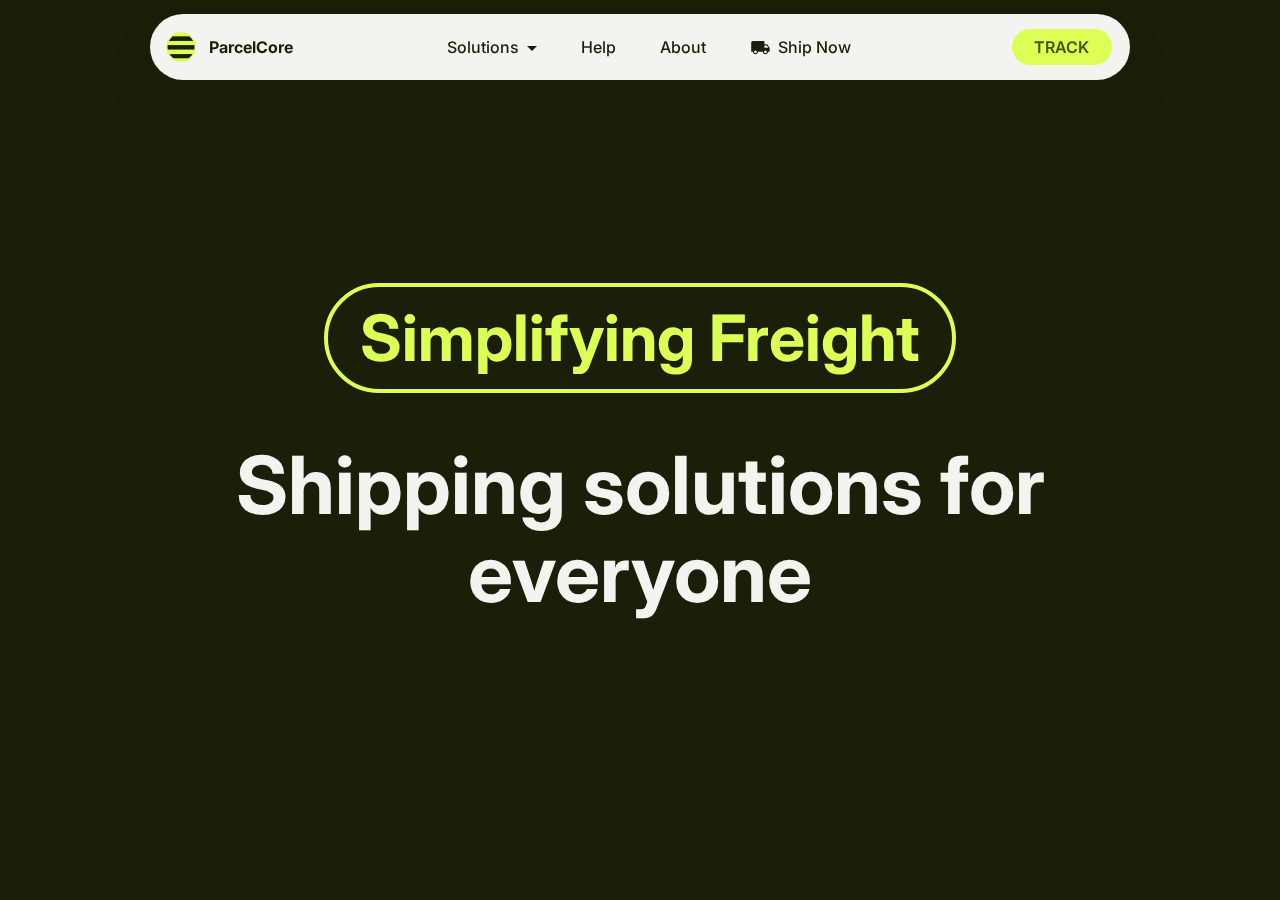
<file: index.html>
<!DOCTYPE html>
<html  >
<head>
  
  <meta charset="UTF-8">
  <meta http-equiv="X-UA-Compatible" content="IE=edge">
  
  <meta name="twitter:card" content="summary_large_image"/>
  <meta name="twitter:image:src" content="">
  <meta property="og:image" content="">
  <meta name="twitter:title" content="Home">
  <meta name="viewport" content="width=device-width, initial-scale=1, minimum-scale=1">
  <link rel="shortcut icon" href="assets/images/parcelcore-transperent-96x96.png" type="image/x-icon">
  <meta name="description" content="">
  
  
  <title>Home</title>
  <link rel="stylesheet" href="assets/Material-Design-Icons/css/material.css">
  <link rel="stylesheet" href="assets/bootstrap/css/bootstrap.min.css">
  <link rel="stylesheet" href="assets/bootstrap/css/bootstrap-grid.min.css">
  <link rel="stylesheet" href="assets/bootstrap/css/bootstrap-reboot.min.css">
  <link rel="stylesheet" href="assets/dropdown/css/style.css">
  <link rel="stylesheet" href="assets/socicon/css/styles.css">
  <link rel="stylesheet" href="assets/theme/css/style.css">
  <link rel="preload" href="https://fonts.googleapis.com/css?family=Inter:100,200,300,400,500,600,700,800,900&display=swap" as="style" onload="this.onload=null;this.rel='stylesheet'">
  <noscript><link rel="stylesheet" href="https://fonts.googleapis.com/css?family=Inter:100,200,300,400,500,600,700,800,900&display=swap"></noscript>
  <link rel="preload" as="style" href="assets/mobirise/css/mbr-additional.css"><link rel="stylesheet" href="assets/mobirise/css/mbr-additional.css" type="text/css">
  
  
  
  
</head>
<body>
  
  <section data-bs-version="5.1" class="menu menu1 cid-tcoWcWiTAy" once="menu" id="amenu1-l">
    

    <nav class="navbar navbar-dropdown navbar-expand-lg">
        <div class="container">
            <div class="navbar-brand">
                <span class="navbar-logo">
                    <a href="#">
                        <img src="assets/images/parcelcore-transperent-96x96.png" alt="" style="height: 1.9rem;">
                    </a>
                </span>
                <span class="navbar-caption-wrap"><a class="navbar-caption text-black text-primary display-7" href="index.html">ParcelCore</a></span>
            </div>
            <button class="navbar-toggler" type="button" data-toggle="collapse" data-bs-toggle="collapse" data-target="#navbarSupportedContent" data-bs-target="#navbarSupportedContent" aria-controls="navbarNavAltMarkup" aria-expanded="false" aria-label="Toggle navigation">
                <div class="hamburger">
                    <span></span>
                    <span></span>
                    <span></span>
                    <span></span>
                </div>
            </button>
            <div class="collapse navbar-collapse" id="navbarSupportedContent">
                <ul class="navbar-nav nav-dropdown" data-app-modern-menu="true"><li class="nav-item dropdown"><a class="nav-link link text-black text-primary dropdown-toggle display-7" href="error.html" data-toggle="dropdown-submenu" data-bs-toggle="dropdown" data-bs-auto-close="outside" aria-expanded="false">Solutions</a><div class="dropdown-menu" aria-labelledby="dropdown-708"><a class="text-black text-primary dropdown-item show display-7" href="business-freight.html" aria-expanded="true">Business Freight</a><a class="text-black text-primary dropdown-item show display-7" href="personal-freight.html">Personal Freight</a><a class="text-black text-primary dropdown-item display-7" href="how-it-works.html">How it works</a></div>
                    </li><li class="nav-item"><a class="nav-link link text-black text-primary display-7" href="error.html">Help</a></li><li class="nav-item"><a class="nav-link link text-black text-primary display-7" href="error.html">About</a></li>
                    
                    
                    <li class="nav-item"><a class="nav-link link text-black text-primary display-7" href="error.html"><span class="mdi-maps-local-shipping mbr-iconfont mbr-iconfont-btn"></span>Ship Now</a>
                    </li></ul>
                
            </div>
            <div class="navbar-buttons mbr-section-btn"><a class="btn btn-primary display-7" href="error.html">
                    <div class="btn-overlay"></div>
                    <div class="btn-transform">
                        <div class="btn-transform-1">TRACK</div>
                    </div>
                </a></div>
        </div>
    </nav>
</section>

<section data-bs-version="5.1" class="header4 cid-tcjkjIwrkk mbr-fullscreen" id="aheader4-3">

    

    

    <div class="container">
        <div class="row">
            <div class="col-12 col-title justify-content-center">
                <div class="title-container">
                    <h1 class="mbr-section-title mbr-fonts-style align-center display-2">
                        <strong>Simplifying Freight</strong></h1>
                </div>
            </div>
            <h2 class="mbr-section-subtitle mbr-fonts-style align-center display-1"><strong>Shipping solutions for everyone</strong></h2>
            
        </div>
    </div>
</section>


<script src="assets/bootstrap/js/bootstrap.bundle.min.js"></script>
  <script src="assets/smoothscroll/smooth-scroll.js"></script>
  <script src="assets/ytplayer/index.js"></script>
  <script src="assets/dropdown/js/navbar-dropdown.js"></script>
  <script src="assets/theme/js/script.js"></script>
  
  
  
</body>
</html>
</file>
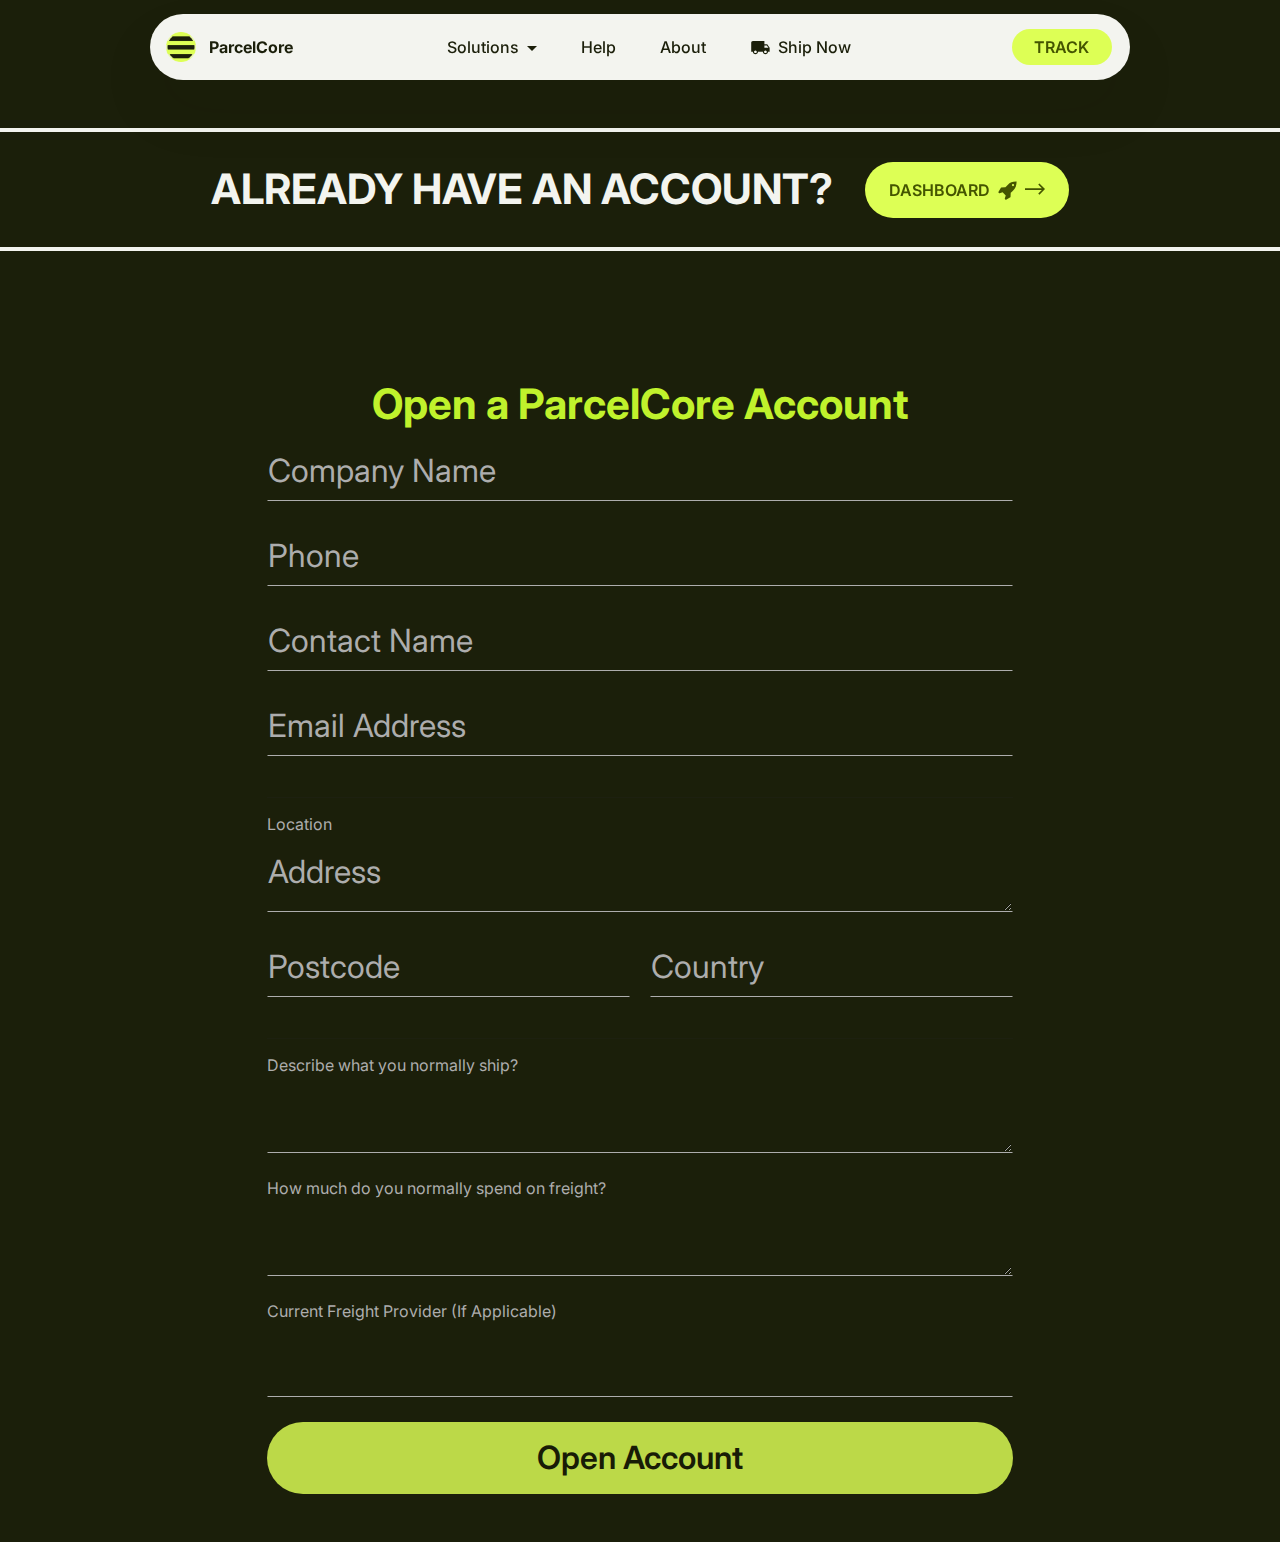
<file: business-freight.html>
<!DOCTYPE html>
<html  >
<head>
  
  <meta charset="UTF-8">
  <meta http-equiv="X-UA-Compatible" content="IE=edge">
  
  <meta name="twitter:card" content="summary_large_image"/>
  <meta name="twitter:image:src" content="">
  <meta property="og:image" content="">
  <meta name="twitter:title" content="Business Freight">
  <meta name="viewport" content="width=device-width, initial-scale=1, minimum-scale=1">
  <link rel="shortcut icon" href="assets/images/parcelcore-transperent-96x96.png" type="image/x-icon">
  <meta name="description" content="">
  
  
  <title>Business Freight</title>
  <link rel="stylesheet" href="assets/Material-Design-Icons/css/material.css">
  <link rel="stylesheet" href="assets/web/assets/mobirise-icons2/mobirise2.css">
  <link rel="stylesheet" href="assets/FontAwesome/css/font-awesome.css">
  <link rel="stylesheet" href="assets/bootstrap/css/bootstrap.min.css">
  <link rel="stylesheet" href="assets/bootstrap/css/bootstrap-grid.min.css">
  <link rel="stylesheet" href="assets/bootstrap/css/bootstrap-reboot.min.css">
  <link rel="stylesheet" href="assets/dropdown/css/style.css">
  <link rel="stylesheet" href="assets/socicon/css/styles.css">
  <link rel="stylesheet" href="assets/theme/css/style.css">
  <link rel="stylesheet" href="assets/recaptcha.css">
  <link rel="preload" href="https://fonts.googleapis.com/css?family=Inter:100,200,300,400,500,600,700,800,900&display=swap" as="style" onload="this.onload=null;this.rel='stylesheet'">
  <noscript><link rel="stylesheet" href="https://fonts.googleapis.com/css?family=Inter:100,200,300,400,500,600,700,800,900&display=swap"></noscript>
  <link rel="preload" as="style" href="assets/mobirise/css/mbr-additional.css"><link rel="stylesheet" href="assets/mobirise/css/mbr-additional.css" type="text/css">
  
  
  
  
</head>
<body>
  
  <section data-bs-version="5.1" class="menu menu1 cid-tcoWcWiTAy" once="menu" id="amenu1-l">
    

    <nav class="navbar navbar-dropdown navbar-expand-lg">
        <div class="container">
            <div class="navbar-brand">
                <span class="navbar-logo">
                    <a href="#">
                        <img src="assets/images/parcelcore-transperent-96x96.png" alt="" style="height: 1.9rem;">
                    </a>
                </span>
                <span class="navbar-caption-wrap"><a class="navbar-caption text-black text-primary display-7" href="index.html">ParcelCore</a></span>
            </div>
            <button class="navbar-toggler" type="button" data-toggle="collapse" data-bs-toggle="collapse" data-target="#navbarSupportedContent" data-bs-target="#navbarSupportedContent" aria-controls="navbarNavAltMarkup" aria-expanded="false" aria-label="Toggle navigation">
                <div class="hamburger">
                    <span></span>
                    <span></span>
                    <span></span>
                    <span></span>
                </div>
            </button>
            <div class="collapse navbar-collapse" id="navbarSupportedContent">
                <ul class="navbar-nav nav-dropdown" data-app-modern-menu="true"><li class="nav-item dropdown"><a class="nav-link link text-black text-primary dropdown-toggle display-7" href="error.html" data-toggle="dropdown-submenu" data-bs-toggle="dropdown" data-bs-auto-close="outside" aria-expanded="false">Solutions</a><div class="dropdown-menu" aria-labelledby="dropdown-708"><a class="text-black text-primary dropdown-item show display-7" href="business-freight.html" aria-expanded="true">Business Freight</a><a class="text-black text-primary dropdown-item show display-7" href="personal-freight.html">Personal Freight</a><a class="text-black text-primary dropdown-item display-7" href="how-it-works.html">How it works</a></div>
                    </li><li class="nav-item"><a class="nav-link link text-black text-primary display-7" href="error.html">Help</a></li><li class="nav-item"><a class="nav-link link text-black text-primary display-7" href="error.html">About</a></li>
                    
                    
                    <li class="nav-item"><a class="nav-link link text-black text-primary display-7" href="error.html"><span class="mdi-maps-local-shipping mbr-iconfont mbr-iconfont-btn"></span>Ship Now</a>
                    </li></ul>
                
            </div>
            <div class="navbar-buttons mbr-section-btn"><a class="btn btn-primary display-7" href="error.html">
                    <div class="btn-overlay"></div>
                    <div class="btn-transform">
                        <div class="btn-transform-1">TRACK</div>
                    </div>
                </a></div>
        </div>
    </nav>
</section>

<section data-bs-version="5.1" class="features10 cid-tcoTQZk5Ad" id="afeatures10-j">

    

    

    <div class="container">
        <div class="row">
            <div class="item-col">
                <div class="item">
                    <div class="item-wrap justify-content-center">
                        <p class="mbr-text mbr-fonts-style align-center display-5">
                            <strong>ALREADY HAVE AN ACCOUNT?</strong></p>
                        <div class="mbr-section-btn align-center"><a class="btn btn-primary display-7" href="#"><span class="fa fa-rocket mbr-iconfont mbr-iconfont-btn"></span>
                                
                                <span class="mobi-mbri mobi-mbri-right mbr-iconfont mbr-iconfont-btn"></span>
                                <div class="btn-transform">
                                    <div class="btn-transform-1">DASHBOARD</div>
                                </div>
                            </a></div>
                    </div>
                </div>
            </div>
        </div>
    </div>
</section>

<section data-bs-version="5.1" class="form1 cid-tcoUcyrdyR mbr-fullscreen" id="form1-k">
    

    

    <div class="container">
        <div class="row content-wrapper justify-content-center">
            <div class="col-lg-8 mbr-form" data-form-type="formoid">
<!--Formbuilder Form-->
<form action="https://mobirise.eu/" method="POST" class="mbr-form form-with-styler" data-form-title="Form Name"><input type="hidden" name="email" data-form-email="true" value="2uTm1aQPtPcEouHFRapYKw9ejYuHysSTDUeN1efK7E1nsWrh0X44pewApVMy7jU2OMWP11GRIvzXrgZoGtH3fBHP79aOPFVgvja5vNI/DW5W+ZBuwMDTwPa67+RF/Tf3.eu5ymynoDzcmS1hrwA1V08dVbYI/IzHZEeOtBMKpvXZ+oNJxL5syagXNUKG3cF+baP5TXy0Zh5BYGHXjfKpYh/ukeMCLSwKjhCsbZlS5jQjwyF3RJwls7GdMLMJuyNGt">
<div class="row">
<div hidden="hidden" data-form-alert="" class="alert alert-success col-12">Thank you! Please allow us some time to review and setup your account</div>
<div hidden="hidden" data-form-alert-danger="" class="alert alert-danger col-12"> Oops...! some problem! </div>
</div>
<div class="dragArea row">
<div class="col-lg-12 col-md-12 col-sm-12">
<h1 class="mbr-section-title mbr-fonts-style display-5"><strong> Open a ParcelCore Account</strong></h1>
</div>
<div class="col-lg-12 col-md col-12 form-group" data-for="companyname">
<input type="text" name="companyname" placeholder="Company Name" data-form-field="companyname" required="required" class="form-control display-7" value="" id="companyname-form1-k">
</div>
<div data-for="text" class="col-lg-12 col-md-12 col-sm-12 form-group">
<input type="text" name="text" placeholder="Phone" data-form-field="text" class="form-control display-7" required="required" value="" id="text-form1-k">
</div>
<div data-for="contactname" class="col-lg-12 col-md-12 col-sm-12 form-group">
<input type="text" name="contactname" placeholder="Contact Name" data-form-field="contactname" class="form-control display-7" required="required" value="" id="contactname-form1-k">
</div>
<div class="col-lg-12 col-md-12 col-sm-12 form-group" data-for="email">
<input type="email" name="email" placeholder="Email Address" data-form-field="email" class="form-control display-7" value="" id="email-form1-k">
</div>
<div class="col-lg-12 col-md-12 col-sm-12">
<hr>
</div>
<div class="col-lg-12 col-md-12 col-sm-12">
<p class="mbr-fonts-style display-7">Location</p>
</div>
<div data-for="address" class="col-lg-12 col-md-12 col-sm-12 form-group">
<textarea name="address" placeholder="Address" data-form-field="address" required="required" class="form-control display-7" id="address-form1-k"></textarea>
</div>
<div data-for="postcode" class="col-lg-6 col-md-12 col-sm-12 form-group">
<input type="text" name="postcode" placeholder="Postcode" data-form-field="postcode" required="required" class="form-control display-7" value="" id="postcode-form1-k">
</div>
<div class="col-lg-6 col-md-12 col-sm-12 form-group" data-for="country">
<input type="text" name="country" placeholder="Country" data-form-field="country" required="required" class="form-control display-7" value="" id="country-form1-k">
</div>
<div class="col-lg-12 col-md-12 col-sm-12">
<hr>
</div>
<div class="col-lg-12 col-md-12 col-sm-12">
<p class="mbr-fonts-style display-7">Describe what you normally ship?</p>
</div>
<div class="col-lg-12 col-md-12 col-sm-12 form-group" data-for="description">
<textarea name="description" data-form-field="description" class="form-control display-7" id="description-form1-k"></textarea>
</div>
<div class="col-lg-12 col-md-12 col-sm-12">
<p class="mbr-fonts-style display-7">How much do you normally spend on freight?</p>
</div>
<div class="col-lg-12 col-md-12 col-sm-12 form-group" data-for="freightbudget">
<textarea name="freightbudget" data-form-field="freightbudget" class="form-control display-7" id="freightbudget-form1-k"></textarea>
</div>
<div class="col-lg-12 col-md-12 col-sm-12">
<p class="mbr-fonts-style display-7">Current Freight Provider (If Applicable)</p>
</div>
<div class="col-lg-12 col-md-12 col-sm-12 form-group" data-for="currentprovider">
<input type="text" name="currentprovider" data-form-field="currentprovider" class="form-control display-7" value="" id="currentprovider-form1-k">
</div>
<div class="col-lg-12 col-md-12 col-sm-12 mbr-section-btn"><button type="submit" class="w-100 w-100 w-100 w-100 w-100 w-100 btn btn-secondary display-4">Open Account</button></div>
</div>
</form><!--Formbuilder Form-->
</div>
        </div>
    </div>
</section>


<script src="assets/bootstrap/js/bootstrap.bundle.min.js"></script>
  <script src="assets/smoothscroll/smooth-scroll.js"></script>
  <script src="assets/ytplayer/index.js"></script>
  <script src="assets/dropdown/js/navbar-dropdown.js"></script>
  <script src="assets/theme/js/script.js"></script>
  <script src="assets/formoid.min.js"></script>
  
  
  
</body>
</html>
</file>
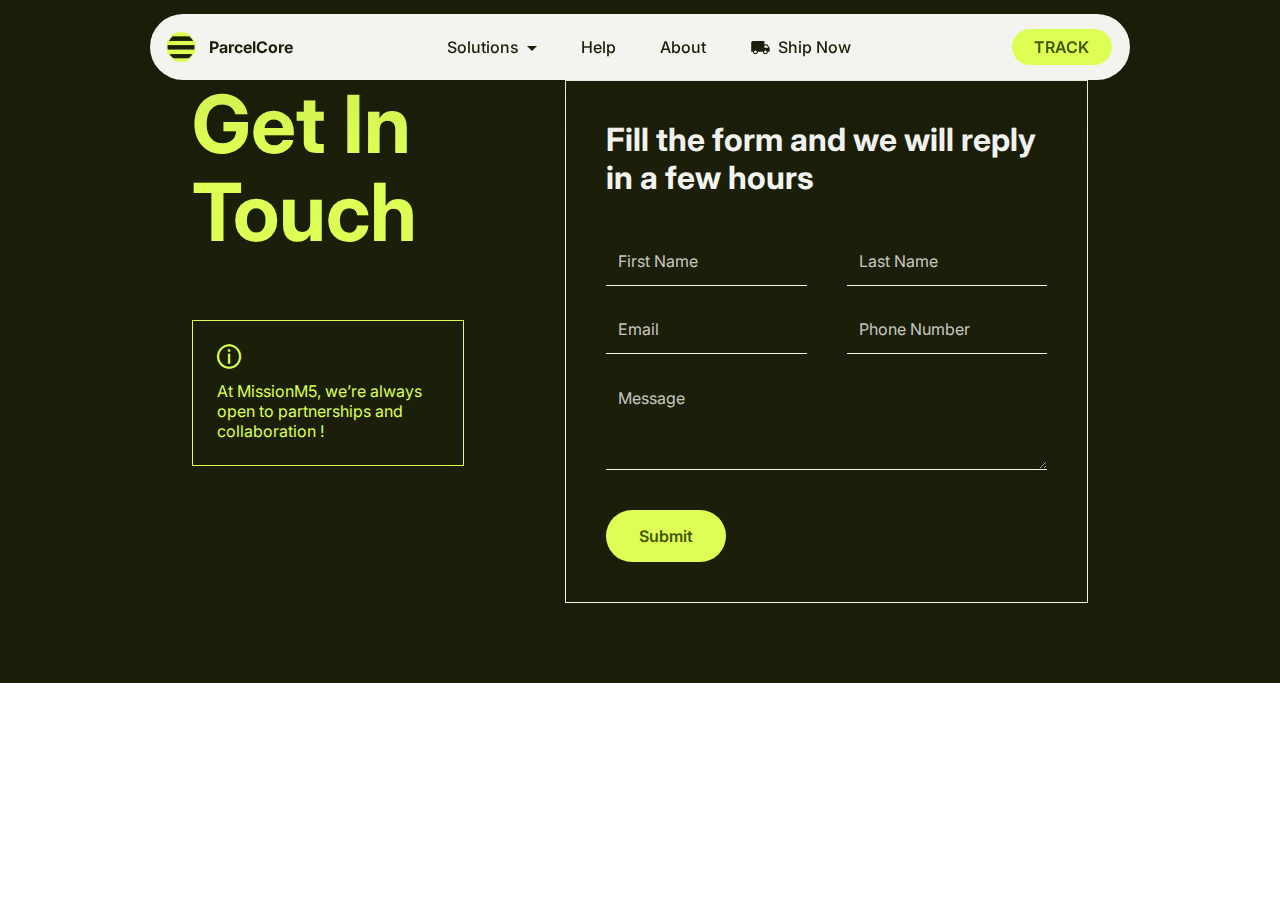
<file: help.html>
<!DOCTYPE html>
<html  >
<head>
  
  <meta charset="UTF-8">
  <meta http-equiv="X-UA-Compatible" content="IE=edge">
  
  <meta name="twitter:card" content="summary_large_image"/>
  <meta name="twitter:image:src" content="">
  <meta property="og:image" content="">
  <meta name="twitter:title" content="Help">
  <meta name="viewport" content="width=device-width, initial-scale=1, minimum-scale=1">
  <link rel="shortcut icon" href="assets/images/parcelcore-transperent-96x96.png" type="image/x-icon">
  <meta name="description" content="">
  
  
  <title>Help</title>
  <link rel="stylesheet" href="assets/Material-Design-Icons/css/material.css">
  <link rel="stylesheet" href="assets/web/assets/mobirise-icons2/mobirise2.css">
  <link rel="stylesheet" href="assets/bootstrap/css/bootstrap.min.css">
  <link rel="stylesheet" href="assets/bootstrap/css/bootstrap-grid.min.css">
  <link rel="stylesheet" href="assets/bootstrap/css/bootstrap-reboot.min.css">
  <link rel="stylesheet" href="assets/dropdown/css/style.css">
  <link rel="stylesheet" href="assets/socicon/css/styles.css">
  <link rel="stylesheet" href="assets/theme/css/style.css">
  <link rel="stylesheet" href="assets/recaptcha.css">
  <link rel="preload" href="https://fonts.googleapis.com/css?family=Inter:100,200,300,400,500,600,700,800,900&display=swap" as="style" onload="this.onload=null;this.rel='stylesheet'">
  <noscript><link rel="stylesheet" href="https://fonts.googleapis.com/css?family=Inter:100,200,300,400,500,600,700,800,900&display=swap"></noscript>
  <link rel="preload" as="style" href="assets/mobirise/css/mbr-additional.css"><link rel="stylesheet" href="assets/mobirise/css/mbr-additional.css" type="text/css">
  
  
  
  
</head>
<body>
  
  <section data-bs-version="5.1" class="menu menu1 cid-tcoWcWiTAy" once="menu" id="amenu1-l">
    

    <nav class="navbar navbar-dropdown navbar-expand-lg">
        <div class="container">
            <div class="navbar-brand">
                <span class="navbar-logo">
                    <a href="#">
                        <img src="assets/images/parcelcore-transperent-96x96.png" alt="" style="height: 1.9rem;">
                    </a>
                </span>
                <span class="navbar-caption-wrap"><a class="navbar-caption text-black text-primary display-7" href="index.html">ParcelCore</a></span>
            </div>
            <button class="navbar-toggler" type="button" data-toggle="collapse" data-bs-toggle="collapse" data-target="#navbarSupportedContent" data-bs-target="#navbarSupportedContent" aria-controls="navbarNavAltMarkup" aria-expanded="false" aria-label="Toggle navigation">
                <div class="hamburger">
                    <span></span>
                    <span></span>
                    <span></span>
                    <span></span>
                </div>
            </button>
            <div class="collapse navbar-collapse" id="navbarSupportedContent">
                <ul class="navbar-nav nav-dropdown" data-app-modern-menu="true"><li class="nav-item dropdown"><a class="nav-link link text-black text-primary dropdown-toggle display-7" href="error.html" data-toggle="dropdown-submenu" data-bs-toggle="dropdown" data-bs-auto-close="outside" aria-expanded="false">Solutions</a><div class="dropdown-menu" aria-labelledby="dropdown-708"><a class="text-black text-primary dropdown-item show display-7" href="business-freight.html" aria-expanded="true">Business Freight</a><a class="text-black text-primary dropdown-item show display-7" href="personal-freight.html">Personal Freight</a><a class="text-black text-primary dropdown-item display-7" href="how-it-works.html">How it works</a></div>
                    </li><li class="nav-item"><a class="nav-link link text-black text-primary display-7" href="error.html">Help</a></li><li class="nav-item"><a class="nav-link link text-black text-primary display-7" href="error.html">About</a></li>
                    
                    
                    <li class="nav-item"><a class="nav-link link text-black text-primary display-7" href="error.html"><span class="mdi-maps-local-shipping mbr-iconfont mbr-iconfont-btn"></span>Ship Now</a>
                    </li></ul>
                
            </div>
            <div class="navbar-buttons mbr-section-btn"><a class="btn btn-primary display-7" href="error.html">
                    <div class="btn-overlay"></div>
                    <div class="btn-transform">
                        <div class="btn-transform-1">TRACK</div>
                    </div>
                </a></div>
        </div>
    </nav>
</section>

<section data-bs-version="5.1" class="form1 cid-tcnWT7Z2ZI" id="aform1-d">

    

    

    <div class="container">
        <div class="row justify-content-center main-row">

            <div class="title-container col-12 col-md-6 col-lg-5">
                <div class="mbr-section-head сol-12">
                    <h4 class="mbr-section-title mbr-fonts-style mb-0 display-1">
                        <strong>
                            Get In
                            Touch
                        </strong>

                    </h4>
                    
                </div>
                <div class="opinion-container">
                    <div class="opinion-stars">
                        <div class="iconfont-wrapper">
                            <span class="mbr-iconfont mobi-mbri-info mobi-mbri"></span>
                        </div>
                    </div>
                    <p class="opinion-comment mbr-fonts-style mb-0 display-7">
                        At MissionM5, we’re always open to partnerships and collaboration !
                    </p>
                </div>
            </div>

            <div class="content-container col-12 col-md-6 col-lg-7">
                <div class="col-12 mbr-form form-container card-border" data-form-type="formoid">
                    <form action="https://mobirise.eu/" method="POST" class="mbr-form form-with-styler mx-auto" data-form-title="Form Name"><input type="hidden" name="email" data-form-email="true" value="f/GRx7mIjKPWYksfhnNRoGyzWVavfXoyvXl1W9WoQ9IYRFI4gU49DU9hildu53hpYBsNqz8H4iZm66ahbj+U4WJgL2rWyzibyUGWw2NAXTp4b3907dtClo1lmxUN4Jbg.k69/hjs1Uadmi6yhsUwP042ppYTBBj+BkD1XziUw9tYZSzl9kGHeoal4gqV6cX84hGUih2J3WKDLMyKTm3ny7y1tDSIVE48fhNgzQzoFmqHG1DtFXjvGJCMGr+OtqWHS">
                        <p class="card-title mbr-fonts-style align-left mb-0 display-4">
                            <strong>Fill the form and we will reply in a few hours</strong>
                        </p>
                        <div class="row">
                            <div hidden="hidden" data-form-alert="" class="alert alert-success col-12">Thanks for contacting us!</div>
                            <div hidden="hidden" data-form-alert-danger="" class="alert alert-danger col-12">
                                Oops...! some problem!
                            </div>
                        </div>
                        <div class="dragArea row">
                            <div class="col-12 col-sm-6 form-group mb-3" data-for="name">
                                <input type="text" name="name" placeholder="First Name" data-form-field="name" class="form-control" value="" id="name-aform1-d">
                            </div>
                            <div class="col-12 col-sm-6 form-group mb-3" data-for="name">
                                <input type="text" name="last name" placeholder="Last Name" data-form-field="name" class="form-control" value="" id="last name-aform1-d">
                            </div>
                            <div class="col-12 col-sm-6 form-group mb-3" data-for="email">
                                <input type="email" name="email" placeholder="Email" data-form-field="email" class="form-control" value="" id="email-aform1-d">
                            </div>
                            <div data-for="phone" class="col-12 col-sm-6 form-group mb-3">
                                <input type="tel" name="phone" placeholder="Phone Number" data-form-field="phone" class="form-control" value="" id="phone-aform1-d">
                            </div>
                            <div class="col-12 form-group mb-3 mb-2" data-for="textarea">
                                    <textarea name="textarea" placeholder="Message" data-form-field="textarea" class="form-control" id="textarea-aform1-d"></textarea>
                            </div>
                            <div class="col-auto mbr-section-btn align-center">
                                <button type="submit" class="btn btn-primary display-7">Submit</button>
                            </div>
                        </div>
                    </form>
                </div>

                

                

            </div>
        </div>
    </div>
</section>


<script src="assets/bootstrap/js/bootstrap.bundle.min.js"></script>
  <script src="assets/smoothscroll/smooth-scroll.js"></script>
  <script src="assets/ytplayer/index.js"></script>
  <script src="assets/dropdown/js/navbar-dropdown.js"></script>
  <script src="assets/theme/js/script.js"></script>
  <script src="assets/formoid.min.js"></script>
  
  
  
</body>
</html>
</file>
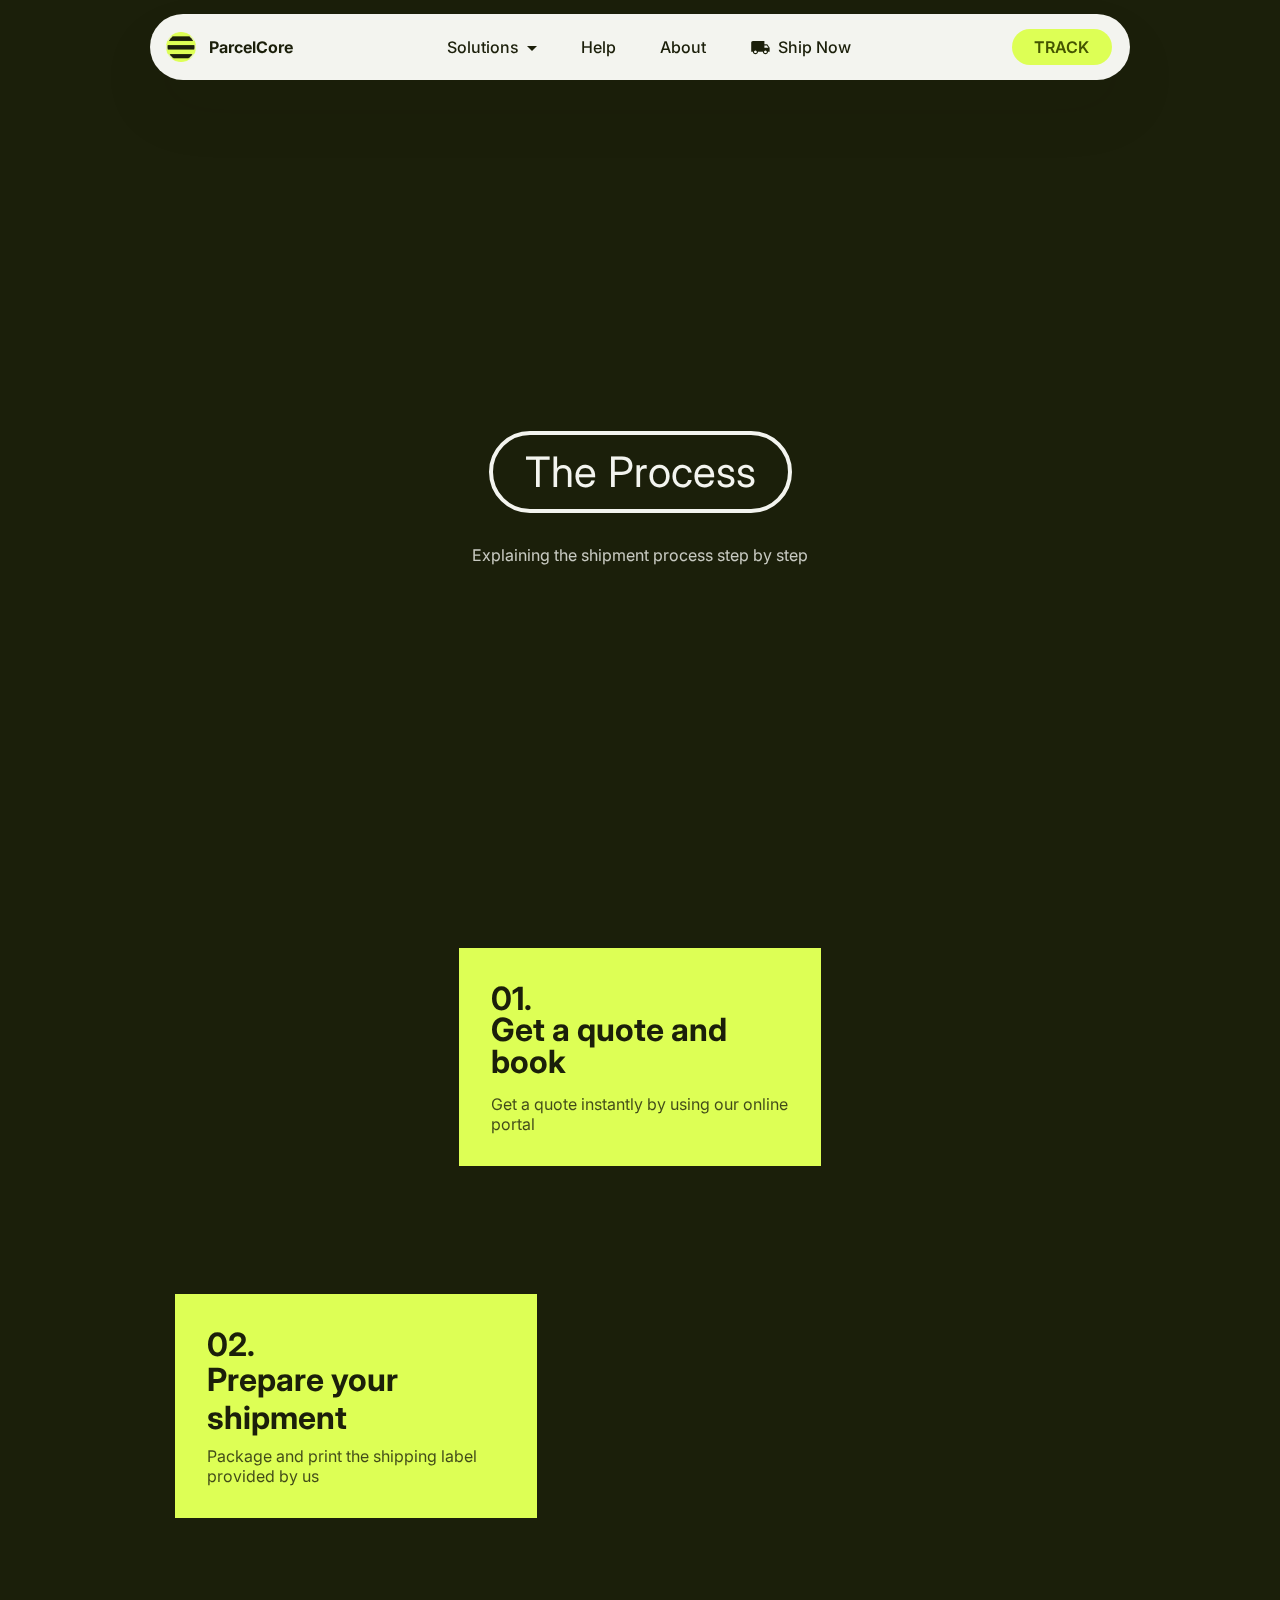
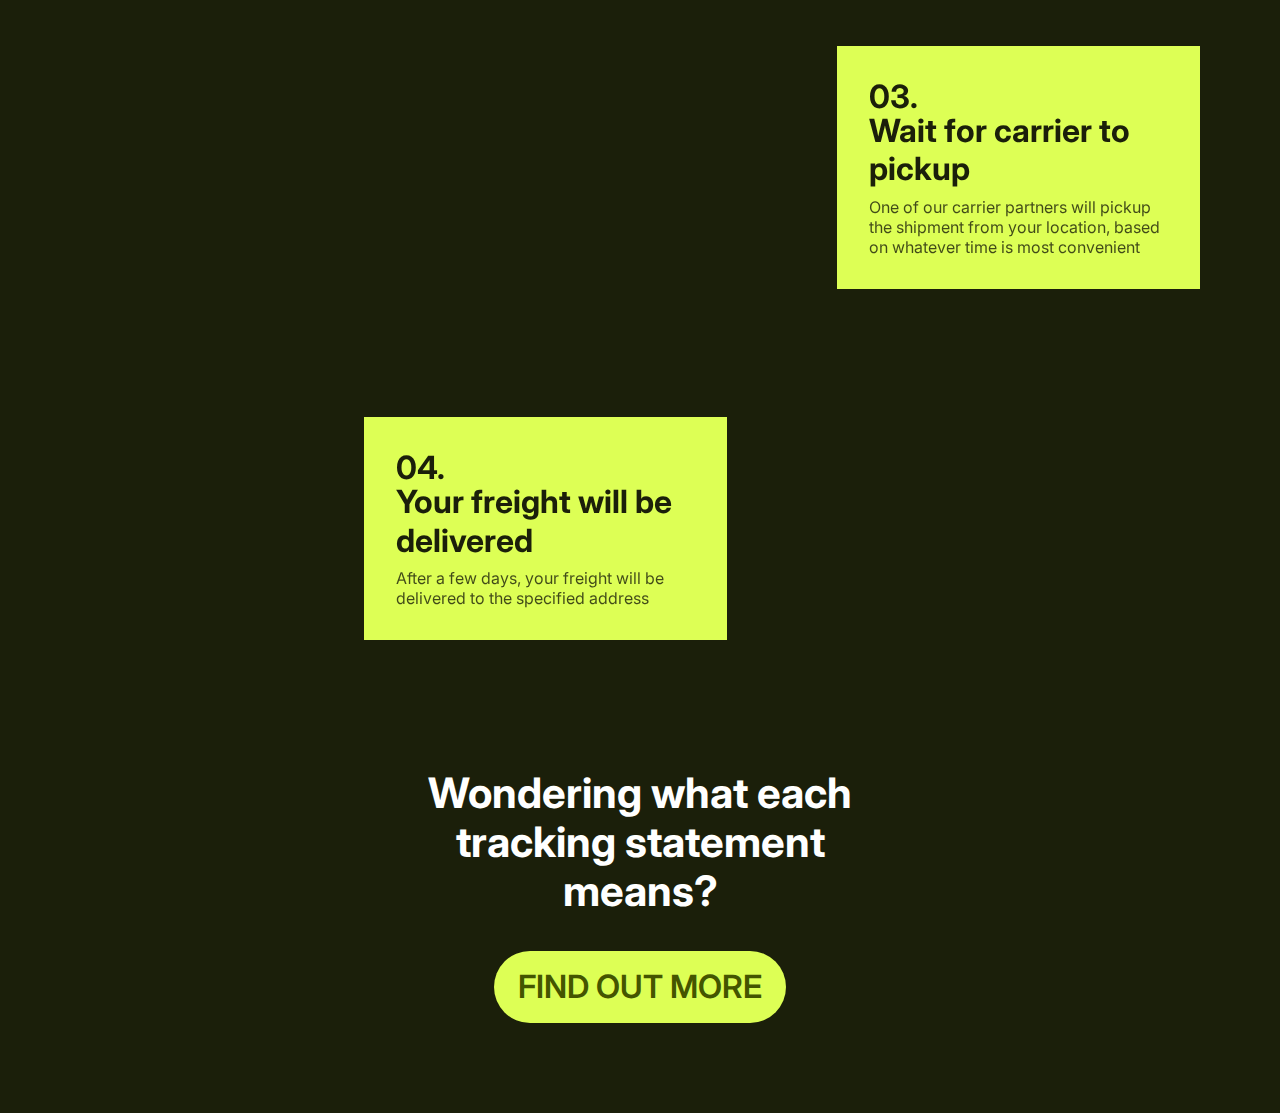
<file: how-it-works.html>
<!DOCTYPE html>
<html  >
<head>
  
  <meta charset="UTF-8">
  <meta http-equiv="X-UA-Compatible" content="IE=edge">
  
  <meta name="twitter:card" content="summary_large_image"/>
  <meta name="twitter:image:src" content="">
  <meta property="og:image" content="">
  <meta name="twitter:title" content="How it works">
  <meta name="viewport" content="width=device-width, initial-scale=1, minimum-scale=1">
  <link rel="shortcut icon" href="assets/images/parcelcore-transperent-96x96.png" type="image/x-icon">
  <meta name="description" content="">
  
  
  <title>How it works</title>
  <link rel="stylesheet" href="assets/Material-Design-Icons/css/material.css">
  <link rel="stylesheet" href="assets/bootstrap/css/bootstrap.min.css">
  <link rel="stylesheet" href="assets/bootstrap/css/bootstrap-grid.min.css">
  <link rel="stylesheet" href="assets/bootstrap/css/bootstrap-reboot.min.css">
  <link rel="stylesheet" href="assets/dropdown/css/style.css">
  <link rel="stylesheet" href="assets/socicon/css/styles.css">
  <link rel="stylesheet" href="assets/theme/css/style.css">
  <link rel="preload" href="https://fonts.googleapis.com/css?family=Inter:100,200,300,400,500,600,700,800,900&display=swap" as="style" onload="this.onload=null;this.rel='stylesheet'">
  <noscript><link rel="stylesheet" href="https://fonts.googleapis.com/css?family=Inter:100,200,300,400,500,600,700,800,900&display=swap"></noscript>
  <link rel="preload" as="style" href="assets/mobirise/css/mbr-additional.css"><link rel="stylesheet" href="assets/mobirise/css/mbr-additional.css" type="text/css">
  
  
  
  
</head>
<body>
  
  <section data-bs-version="5.1" class="menu menu1 cid-tcoWcWiTAy" once="menu" id="amenu1-l">
    

    <nav class="navbar navbar-dropdown navbar-expand-lg">
        <div class="container">
            <div class="navbar-brand">
                <span class="navbar-logo">
                    <a href="#">
                        <img src="assets/images/parcelcore-transperent-96x96.png" alt="" style="height: 1.9rem;">
                    </a>
                </span>
                <span class="navbar-caption-wrap"><a class="navbar-caption text-black text-primary display-7" href="index.html">ParcelCore</a></span>
            </div>
            <button class="navbar-toggler" type="button" data-toggle="collapse" data-bs-toggle="collapse" data-target="#navbarSupportedContent" data-bs-target="#navbarSupportedContent" aria-controls="navbarNavAltMarkup" aria-expanded="false" aria-label="Toggle navigation">
                <div class="hamburger">
                    <span></span>
                    <span></span>
                    <span></span>
                    <span></span>
                </div>
            </button>
            <div class="collapse navbar-collapse" id="navbarSupportedContent">
                <ul class="navbar-nav nav-dropdown" data-app-modern-menu="true"><li class="nav-item dropdown"><a class="nav-link link text-black text-primary dropdown-toggle display-7" href="error.html" data-toggle="dropdown-submenu" data-bs-toggle="dropdown" data-bs-auto-close="outside" aria-expanded="false">Solutions</a><div class="dropdown-menu" aria-labelledby="dropdown-708"><a class="text-black text-primary dropdown-item show display-7" href="business-freight.html" aria-expanded="true">Business Freight</a><a class="text-black text-primary dropdown-item show display-7" href="personal-freight.html">Personal Freight</a><a class="text-black text-primary dropdown-item display-7" href="how-it-works.html">How it works</a></div>
                    </li><li class="nav-item"><a class="nav-link link text-black text-primary display-7" href="error.html">Help</a></li><li class="nav-item"><a class="nav-link link text-black text-primary display-7" href="error.html">About</a></li>
                    
                    
                    <li class="nav-item"><a class="nav-link link text-black text-primary display-7" href="error.html"><span class="mdi-maps-local-shipping mbr-iconfont mbr-iconfont-btn"></span>Ship Now</a>
                    </li></ul>
                
            </div>
            <div class="navbar-buttons mbr-section-btn"><a class="btn btn-primary display-7" href="error.html">
                    <div class="btn-overlay"></div>
                    <div class="btn-transform">
                        <div class="btn-transform-1">TRACK</div>
                    </div>
                </a></div>
        </div>
    </nav>
</section>

<section data-bs-version="5.1" class="features9 cid-tcjlGxHIuS mbr-fullscreen" id="afeatures9-4">

    

    

    <div class="container">
        <div class="row">
            <div class="col-12 col-title align-items-center">
                <div class="title-container">
                    <h1 class="mbr-section-title mbr-fonts-style align-center display-5">
                        The Process</h1>
                </div>
                <h2 class="mbr-section-subtitle mbr-fonts-style align-center display-7">
                    Explaining the shipment process step by step</h2>
            </div>

            <div class="col-12 item-col">

                <div class="item-container item-1">
                    <div class="col-12 text-container">
                        <div class="text-wrapper">
                            <h2 class="card-title mbr-fonts-style align-left display-4">
                                <strong>
                                    01.
                                </strong>
                            </h2>
                            <h2 class="card-subtitle mbr-fonts-style align-left display-4"><p>
                                <strong>
                                    Get a quote and book</strong></p></h2>
                            <p class="card-text mbr-fonts-style align-left display-7">
                                Get a quote instantly by using our online portal</p>
                        </div>
                    </div>
                </div>

                <div class="item-container item-2">
                    <div class="col-12 text-container">
                        <div class="text-wrapper">
                            <h2 class="card-title mbr-fonts-style align-left display-4">
                                <strong>
                                    02.
                                </strong>
                            </h2>
                            <h2 class="card-subtitle mbr-fonts-style align-left display-4">
                                <strong>
                                    Prepare your shipment</strong></h2>
                            <p class="card-text mbr-fonts-style align-left display-7">
                                Package and print the shipping label provided by us</p>
                        </div>
                    </div>
                </div>
                <div class="item-container item-3">
                    <div class="col-12 text-container">
                        <div class="text-wrapper">
                            <h2 class="card-title mbr-fonts-style align-left display-4">
                                <strong>
                                    03.
                                </strong>
                            </h2>
                            <h2 class="card-subtitle mbr-fonts-style align-left display-4">
                                <strong>
                                    Wait for carrier to pickup</strong></h2>
                            <p class="card-text mbr-fonts-style align-left display-7">
                                One of our carrier partners will pickup the shipment from your location, based on whatever time is most convenient</p>
                        </div>
                    </div>
                </div>
                <div class="item-container item-4">
                    <div class="col-12 text-container">
                        <div class="text-wrapper">
                            <h2 class="card-title mbr-fonts-style align-left display-4">
                                <strong>
                                    04.
                                </strong>
                            </h2>
                            <h2 class="card-subtitle mbr-fonts-style align-left display-4"><strong>Your freight will be delivered</strong></h2>
                            <p class="card-text mbr-fonts-style align-left display-7">After a few days, your freight will be delivered to the specified address</p>
                        </div>
                    </div>
                </div>
                
                
                
                
            </div>
        </div>
    </div>
</section>

<section data-bs-version="5.1" class="features14 cid-tcjq4AsBWc" id="features14-b">
    

    

    <div class="container">
        <h5 class="mbr-section-title mbr-fonts-style display-5"><strong>Wondering what each tracking statement means?</strong></h5>
        
        <div class="button-align">
            <div class="mbr-section-btn"><a class="btn btn-primary display-4" href="error.html">FIND OUT MORE</a></div>
        </div>
    </div>
</section>


<script src="assets/bootstrap/js/bootstrap.bundle.min.js"></script>
  <script src="assets/smoothscroll/smooth-scroll.js"></script>
  <script src="assets/ytplayer/index.js"></script>
  <script src="assets/dropdown/js/navbar-dropdown.js"></script>
  <script src="assets/theme/js/script.js"></script>
  
  
  
</body>
</html>
</file>
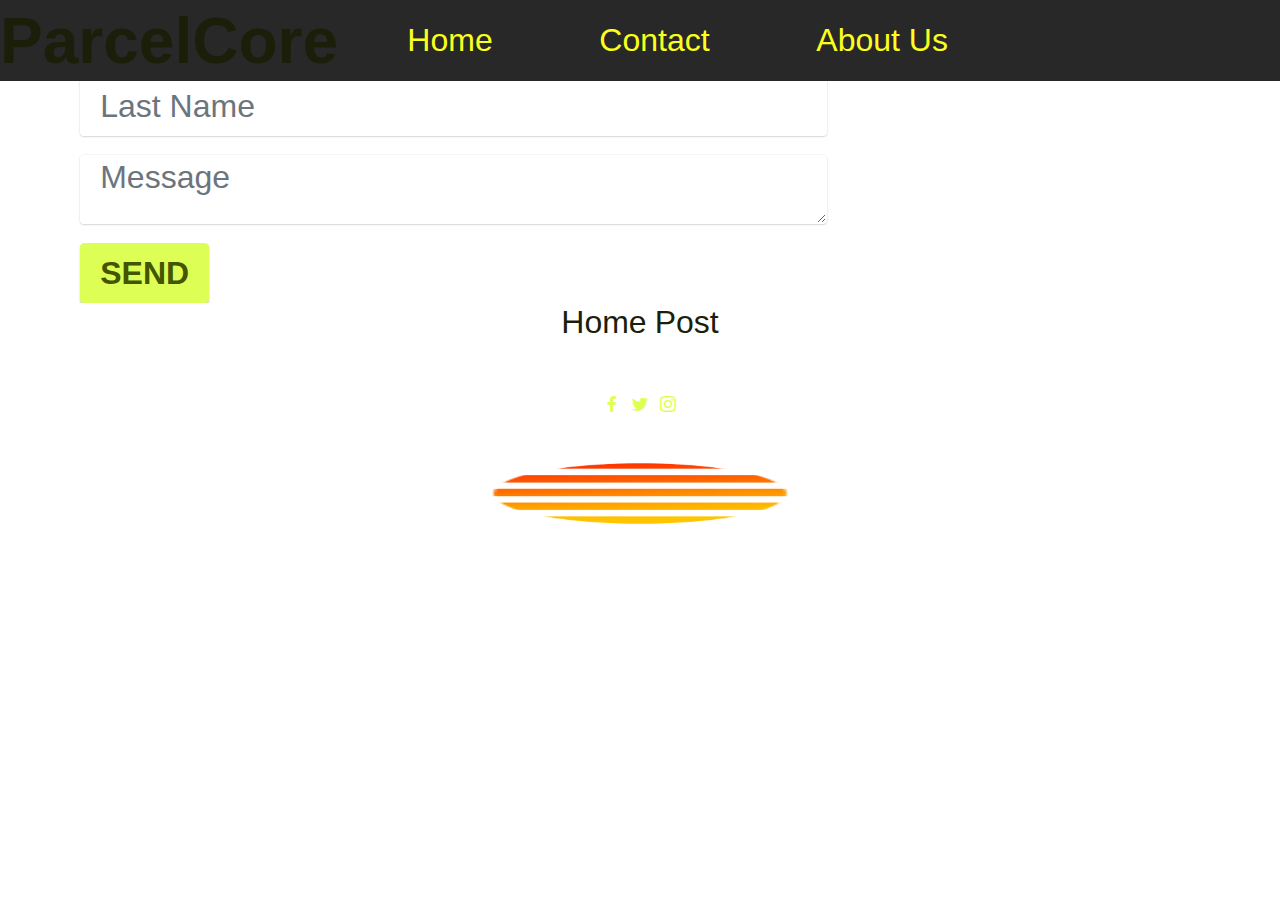
<file: page2.html>
<!DOCTYPE html>
<html  >
<head>
  <!-- Site made with Mobirise Website Builder v4.10.10, https://mobirise.com -->
  <meta charset="UTF-8">
  <meta http-equiv="X-UA-Compatible" content="IE=edge">
  <meta name="generator" content="Mobirise v4.10.10, mobirise.com">
  <meta name="viewport" content="width=device-width, initial-scale=1, minimum-scale=1">
  <link rel="shortcut icon" href="assets/images/coret-120x120.png" type="image/x-icon">
  <meta name="description" content="">
  
  <title>Contact</title>
  <link rel="preload" as="style" href="assets/web/assets/mobirise-icons/mobirise-icons.css">
<link rel="stylesheet" href="assets/web/assets/mobirise-icons/mobirise-icons.css">
  <link rel="preload" as="style" href="assets/tether/tether.min.css">
<link rel="stylesheet" href="assets/tether/tether.min.css">
  <link rel="preload" as="style" href="assets/bootstrap/css/bootstrap.min.css">
<link rel="stylesheet" href="assets/bootstrap/css/bootstrap.min.css">
  <link rel="preload" as="style" href="assets/bootstrap/css/bootstrap-grid.min.css">
<link rel="stylesheet" href="assets/bootstrap/css/bootstrap-grid.min.css">
  <link rel="preload" as="style" href="assets/bootstrap/css/bootstrap-reboot.min.css">
<link rel="stylesheet" href="assets/bootstrap/css/bootstrap-reboot.min.css">
  <link rel="stylesheet" href="assets/socicon/css/styles.css">
  <link rel="stylesheet" href="assets/formstyler/jquery.formstyler.css">
  <link rel="stylesheet" href="assets/formstyler/jquery.formstyler.theme.css">
  <link rel="stylesheet" href="assets/datepicker/jquery.datetimepicker.min.css">
  <link rel="stylesheet" href="assets/dropdown/css/style.css">
  <link rel="stylesheet" href="assets/theme/css/style.css">
  <link rel="stylesheet" href="assets/formoid-css/recaptcha.css">
  <link rel="preload" as="style" href="assets/mobirise/css/mbr-additional.css"><link rel="stylesheet" href="assets/mobirise/css/mbr-additional.css" type="text/css">
  
  
  
</head>
<body>

<!-- Google Analytics -->
<!-- Global site tag (gtag.js) - Google Analytics -->
<script async src="https://www.googletagmanager.com/gtag/js?id=UA-164937297-1"></script>
<script>
  window.dataLayer = window.dataLayer || [];
  function gtag(){dataLayer.push(arguments);}
  gtag('js', new Date());

  gtag('config', 'UA-164937297-1');
</script>

<!-- /Google Analytics -->


  <section class="menu cid-rXwVPSC7uS" once="menu" id="menu1-x">

    
    

    <nav class="navbar navbar-dropdown navbar-fixed-top navbar-expand-lg">
        <div class="navbar-brand">
            
            <span class="navbar-caption-wrap"><a class="navbar-caption text-black display-2" href="index.html">
                    ParcelCore</a></span>
        </div>
        <button class="navbar-toggler" type="button" data-toggle="collapse" data-target="#navbarSupportedContent" aria-controls="navbarNavAltMarkup" aria-expanded="false" aria-label="Toggle navigation">
            <div class="hamburger">
                <span></span>
                <span></span>
                <span></span>
                <span></span>
            </div>
        </button>
      <div class="collapse navbar-collapse" id="navbarSupportedContent">
            <ul class="navbar-nav nav-dropdown nav-right" data-app-modern-menu="true"><li class="nav-item">
                    <a class="nav-link link text-danger display-4" href="index.html">
                        Home
                    </a>
                </li>
                <li class="nav-item">
                    <a class="nav-link link text-danger display-4" href="page2.html">
                        Contact</a>
                </li>
                <li class="nav-item">
                    <a class="nav-link link text-danger display-4" href="page5.html">
                        About Us
                    </a>
                </li></ul>
            
            
      </div>
    </nav>
</section>

<section class="form1 cid-rXr7414Tmx" id="form3-i">

    

    
    <div class="container">
        <div class="row main-row justify-content-center">
            <div class="col-sm-12 col-lg-8 col-md-6" data-form-type="formoid">
<!--Formbuilder Form-->
<form action="https://mobirise.com/" method="POST" class="mbr-form form-with-styler" data-form-title="My Mobirise Form"><input type="hidden" name="email" data-form-email="true" value="SPDhcJJ3L7CeJtYtDVxug27Al1MdjhyPLC8HDYifASUCscixJTmgFyY1UBRf0SS55S7aIs7KkYv2fQm+zA8sHRdkbLcBoWRwwLib1gaHZh+dActa2IpSoyc/QpXONwWJ.trRR50xd5BJaBlrBd63arWeqnbwOmrUg35P998Qvv0JKqM6vFg6/IXCx4nzkW0akuo9tbDppzad1dy9ALbNTVV7BzR6SoaGE5jrHW/FrDQf2ErtXI3zGpJjItCzxCpQd">
<div class="row">
<div hidden="hidden" data-form-alert="" class="alert alert-success col-12">Thanks for filling out the form!</div>
<div hidden="hidden" data-form-alert-danger="" class="alert alert-danger col-12"> </div>
</div>
<div class="dragArea row">
<div class="col-md-12 col-lg-6 form-group" data-for="firstname">
<input type="text" name="firstname" placeholder="Name*" data-form-field="First Name" required="required" class="form-control display-7" value="" id="firstname-form3-i">
</div>
<div class="col-md-12 col-lg-6 form-group" data-for="email">
<input type="email" name="email" placeholder="Email*" data-form-field="Email" required="required" class="form-control display-7" value="" id="email-form3-i">
</div>
<div data-for="lastname" class="col form-group">
<input type="text" name="lastname" placeholder="Last Name" data-form-field="Last Name" class="form-control display-7" value="" id="lastname-form3-i">
</div>
<div data-for="message" class="col-md-12 form-group">
<textarea name="message" placeholder="Message" data-form-field="Message" class="form-control display-7" id="message-form3-i"></textarea>
</div>
<div class="col-md-12 input-group-btn">
<button type="submit" class="btn btn-form btn-primary display-4">SEND</button>
</div>
</div>
</form><!--Formbuilder Form-->
</div>
            <div class="col-sm-12 col-lg-4 col-md-6 text-block">            
                <div class="content-panel">
                    <h2 class="mbr-section-title mbr-fonts-style align-left mbr-white pb-2 display-2">
                        Get In Touch
                    </h2>
                    
                </div>
            </div>
        </div>
   </div>
</section>

<section class="extFooter cid-rXgm3FRimy" id="extFooter10-h">

    

    

    <div class="container">
        <div class="row justify-content-center">
            <div class="links-block col-sm-12 col-md-10 align-center pb-3">
                <ul class="list-inline">
                    
                    
                    
                    
                    
                <li class="list-inline-item mbr-fonts-style display-4"><a href="index.html"></a><a href="index.html" class="text-black">
                        Home
                    </a></li><li class="list-inline-item mbr-fonts-style display-4"><a href="index.html"></a><strong><a href="popup:#mbr-popup-e" class="text-black" data-toggle="modal" data-target="#mbr-popup-e">
                        Post</a></strong></li></ul>
            </div>
            <div class="icons-block col-sm-12 col-md-10 align-center">
                <ul class="list-inline">
                    <li class="list-inline-item">
                        <a class="icon-transition" href="https://www.instagram.com/parcelcore/" target="_blank">
                            <span class="mbr-iconfont socicon-facebook socicon"></span>
                        </a>
                    </li>
                    <li class="list-inline-item">
                        <a class="icon-transition" href="https://twitter.com/ParcelCore" target="_blank">
                            <span class="mbr-iconfont socicon-twitter socicon"></span>
                        </a>
                    </li>
                    <li class="list-inline-item">
                        <a class="icon-transition" href="https://www.instagram.com/parcelcore/" target="_blank">
                            <span class="mbr-iconfont socicon-instagram socicon"></span>
                        </a>
                    </li>
                    
                    
                    
                </ul>
            </div>
            <div class="logo-section col-sm-12 col-lg-4 align-center">
                <a href="#"><img src="assets/images/coret-120x120.png" height="128" alt="Mobirise" title="" style="height: 4.8rem;"></a>
            </div>
        </div>
    </div>
</section>


  <script src="assets/web/assets/jquery/jquery.min.js"></script>
  <script src="assets/popper/popper.min.js"></script>
  <script src="assets/tether/tether.min.js"></script>
  <script src="assets/bootstrap/js/bootstrap.min.js"></script>
  <script async src="assets/smoothscroll/smooth-scroll.js"></script>
  <script async src="assets/cookies-alert-plugin/cookies-alert-core.js"></script>
  <script async src="assets/cookies-alert-plugin/cookies-alert-script.js"></script>
  <script async src="assets/formstyler/jquery.formstyler.js"></script>
  <script async src="assets/formstyler/jquery.formstyler.min.js"></script>
  <script async src="assets/datepicker/jquery.datetimepicker.full.js"></script>
  <script async src="assets/dropdown/js/nav-dropdown.js"></script>
  <script async src="assets/dropdown/js/navbar-dropdown.js"></script>
  <script async src="assets/touch-swipe/jquery.touch-swipe.min.js"></script>
  <script async src="assets/theme/js/script.js"></script>
  <script async src="assets/formoid/formoid.min.js"></script>
  
  <script src="//code.tidio.co/eonxrihmpd6xjtzuf2ycyc7piaytqp1p.js" async></script>
 <div id="scrollToTop" class="scrollToTop mbr-arrow-up"><a style="text-align: center;"><i class="mbr-arrow-up-icon mbr-arrow-up-icon-cm cm-icon cm-icon-smallarrow-up"></i></a></div>
  <input name="cookieData" type="hidden" data-cookie-colorText='#424a4d' data-cookie-colorBg='rgba(234, 239, 241, 0.99)' data-cookie-colorButton='#ffffff' data-cookie-colorLink='#424a4d' data-cookie-underlineLink='true' data-cookie-text="We use cookies to give you the best experience. Read our <a href='privacy.html'>cookie policy</a>.">
  </body>
</html>
</file>
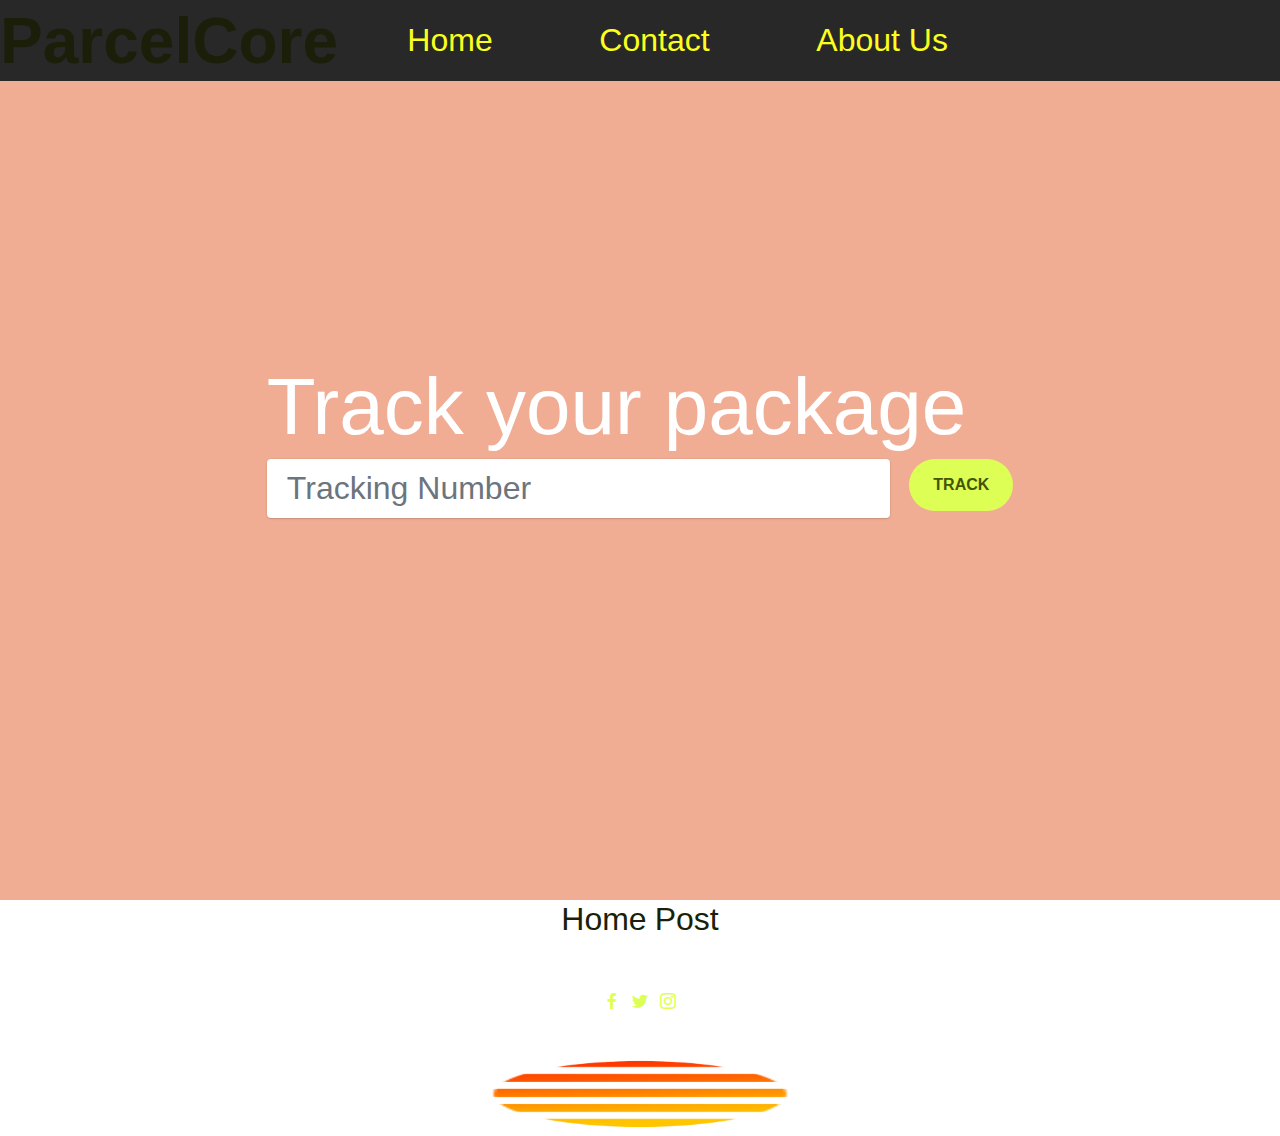
<file: page3.html>
<!DOCTYPE html>
<html  >
<head>
  <!-- Site made with Mobirise Website Builder v4.10.10, https://mobirise.com -->
  <meta charset="UTF-8">
  <meta http-equiv="X-UA-Compatible" content="IE=edge">
  <meta name="generator" content="Mobirise v4.10.10, mobirise.com">
  <meta name="viewport" content="width=device-width, initial-scale=1, minimum-scale=1">
  <link rel="shortcut icon" href="assets/images/coret-120x120.png" type="image/x-icon">
  <meta name="description" content="">
  
  <title>Track</title>
  <link rel="preload" as="style" href="assets/web/assets/mobirise-icons/mobirise-icons.css">
<link rel="stylesheet" href="assets/web/assets/mobirise-icons/mobirise-icons.css">
  <link rel="preload" as="style" href="assets/tether/tether.min.css">
<link rel="stylesheet" href="assets/tether/tether.min.css">
  <link rel="preload" as="style" href="assets/bootstrap/css/bootstrap.min.css">
<link rel="stylesheet" href="assets/bootstrap/css/bootstrap.min.css">
  <link rel="preload" as="style" href="assets/bootstrap/css/bootstrap-grid.min.css">
<link rel="stylesheet" href="assets/bootstrap/css/bootstrap-grid.min.css">
  <link rel="preload" as="style" href="assets/bootstrap/css/bootstrap-reboot.min.css">
<link rel="stylesheet" href="assets/bootstrap/css/bootstrap-reboot.min.css">
  <link rel="stylesheet" href="assets/formstyler/jquery.formstyler.css">
  <link rel="stylesheet" href="assets/formstyler/jquery.formstyler.theme.css">
  <link rel="stylesheet" href="assets/socicon/css/styles.css">
  <link rel="stylesheet" href="assets/datepicker/jquery.datetimepicker.min.css">
  <link rel="stylesheet" href="assets/dropdown/css/style.css">
  <link rel="stylesheet" href="assets/theme/css/style.css">
  <link rel="stylesheet" href="assets/formoid-css/recaptcha.css">
  <link rel="preload" as="style" href="assets/mobirise/css/mbr-additional.css"><link rel="stylesheet" href="assets/mobirise/css/mbr-additional.css" type="text/css">
  
  
  
</head>
<body>

<!-- Google Analytics -->
<!-- Global site tag (gtag.js) - Google Analytics -->
<script async src="https://www.googletagmanager.com/gtag/js?id=UA-164937297-1"></script>
<script>
  window.dataLayer = window.dataLayer || [];
  function gtag(){dataLayer.push(arguments);}
  gtag('js', new Date());

  gtag('config', 'UA-164937297-1');
</script>

<!-- /Google Analytics -->


  <section class="menu cid-rXwVPSC7uS" once="menu" id="menu1-x">

    
    

    <nav class="navbar navbar-dropdown navbar-fixed-top navbar-expand-lg">
        <div class="navbar-brand">
            
            <span class="navbar-caption-wrap"><a class="navbar-caption text-black display-2" href="index.html">
                    ParcelCore</a></span>
        </div>
        <button class="navbar-toggler" type="button" data-toggle="collapse" data-target="#navbarSupportedContent" aria-controls="navbarNavAltMarkup" aria-expanded="false" aria-label="Toggle navigation">
            <div class="hamburger">
                <span></span>
                <span></span>
                <span></span>
                <span></span>
            </div>
        </button>
      <div class="collapse navbar-collapse" id="navbarSupportedContent">
            <ul class="navbar-nav nav-dropdown nav-right" data-app-modern-menu="true"><li class="nav-item">
                    <a class="nav-link link text-danger display-4" href="index.html">
                        Home
                    </a>
                </li>
                <li class="nav-item">
                    <a class="nav-link link text-danger display-4" href="page2.html">
                        Contact</a>
                </li>
                <li class="nav-item">
                    <a class="nav-link link text-danger display-4" href="page5.html">
                        About Us
                    </a>
                </li></ul>
            
            
      </div>
    </nav>
</section>

<section class="extHeader cid-rXr7J8Lu65 mbr-fullscreen mbr-parallax-background" id="extHeader32-m">

    

    <div class="mbr-overlay" style="opacity: 0.6; background-color: rgb(232, 119, 77);">
    </div>
    <div class="container">
        <div class="row align-items-center justify-content-center">
            <div class="align-left col-lg-8">
                <h1 class="mbr-section-title mbr-white mbr-fonts-style display-1">
                    Track your package</h1>
                
                <div class="input-form" data-form-type="formoid">
<!--Formbuilder Form-->
<form action="https://mobirise.com/" method="POST" class="mbr-form form-with-styler" data-form-title="Mobirise Form"><input type="hidden" name="email" data-form-email="true" value="A+Mdi4wAHo5edog+m8k5aiOOesYQojcGRdOAGpHchQD3/uij54hCNU8aQHp6v2AFI0FiHMmvapt9Kh45Wi8agqcL+l3m+OzVqs4MHwNiQZNsycmNPaJtTAUnTnPcubKt.0fApKiQQxxWloewZ7Uvaw4dI89tlpWPsuuDVb1KCEsjwUahRA6sdxMVs1x6z8d6HaUEZAm2QuS1PPctKTcOs9YqZ7wESxgv6wMmKWFem++/xbKOPsN1oRC//9NDTUIqD">
<div class="row">
<div hidden="hidden" data-form-alert="" class="alert alert-success col-12">Thanks for filling out the form!</div>
<div hidden="hidden" data-form-alert-danger="" class="alert alert-danger col-12">
</div>
</div>
<div class="dragArea row">
<div class="col form-group" data-for="Tracking Number">
<input type="text" name="Tracking Number" placeholder="Tracking Number" data-form-field="Tracking Number" class="form-control display-7" value="" id="Tracking Number-extHeader32-m">
</div>
<div class="col-auto input-group-btn mbr-section-btn"><button type="submit" class="btn rounded-right btn-primary display-7">TRACK</button></div>
</div>
</form><!--Formbuilder Form-->
</div>
            </div>
            
        </div>
    </div>
</section>

<section class="extFooter cid-rXgm3FRimy" id="extFooter10-l">

    

    

    <div class="container">
        <div class="row justify-content-center">
            <div class="links-block col-sm-12 col-md-10 align-center pb-3">
                <ul class="list-inline">
                    
                    
                    
                    
                    
                <li class="list-inline-item mbr-fonts-style display-4"><a href="index.html"></a><a href="index.html" class="text-black">
                        Home
                    </a></li><li class="list-inline-item mbr-fonts-style display-4"><a href="index.html"></a><strong><a href="popup:#mbr-popup-e" class="text-black" data-toggle="modal" data-target="#mbr-popup-e">
                        Post</a></strong></li></ul>
            </div>
            <div class="icons-block col-sm-12 col-md-10 align-center">
                <ul class="list-inline">
                    <li class="list-inline-item">
                        <a class="icon-transition" href="https://www.instagram.com/parcelcore/" target="_blank">
                            <span class="mbr-iconfont socicon-facebook socicon"></span>
                        </a>
                    </li>
                    <li class="list-inline-item">
                        <a class="icon-transition" href="https://twitter.com/ParcelCore" target="_blank">
                            <span class="mbr-iconfont socicon-twitter socicon"></span>
                        </a>
                    </li>
                    <li class="list-inline-item">
                        <a class="icon-transition" href="https://www.instagram.com/parcelcore/" target="_blank">
                            <span class="mbr-iconfont socicon-instagram socicon"></span>
                        </a>
                    </li>
                    
                    
                    
                </ul>
            </div>
            <div class="logo-section col-sm-12 col-lg-4 align-center">
                <a href="#"><img src="assets/images/coret-120x120.png" height="128" alt="Mobirise" title="" style="height: 5.2rem;"></a>
            </div>
        </div>
    </div>
</section>


  <script src="assets/web/assets/jquery/jquery.min.js"></script>
  <script src="assets/popper/popper.min.js"></script>
  <script src="assets/tether/tether.min.js"></script>
  <script src="assets/bootstrap/js/bootstrap.min.js"></script>
  <script async src="assets/smoothscroll/smooth-scroll.js"></script>
  <script async src="assets/formstyler/jquery.formstyler.js"></script>
  <script async src="assets/formstyler/jquery.formstyler.min.js"></script>
  <script async src="assets/cookies-alert-plugin/cookies-alert-core.js"></script>
  <script async src="assets/cookies-alert-plugin/cookies-alert-script.js"></script>
  <script async src="assets/datepicker/jquery.datetimepicker.full.js"></script>
  <script async src="assets/parallax/jarallax.min.js"></script>
  <script async src="assets/dropdown/js/nav-dropdown.js"></script>
  <script async src="assets/dropdown/js/navbar-dropdown.js"></script>
  <script async src="assets/touch-swipe/jquery.touch-swipe.min.js"></script>
  <script async src="assets/theme/js/script.js"></script>
  <script async src="assets/formoid/formoid.min.js"></script>
  
  <script src="//code.tidio.co/eonxrihmpd6xjtzuf2ycyc7piaytqp1p.js" async></script>
 <div id="scrollToTop" class="scrollToTop mbr-arrow-up"><a style="text-align: center;"><i class="mbr-arrow-up-icon mbr-arrow-up-icon-cm cm-icon cm-icon-smallarrow-up"></i></a></div>
  <input name="cookieData" type="hidden" data-cookie-colorText='#424a4d' data-cookie-colorBg='rgba(234, 239, 241, 0.99)' data-cookie-colorButton='#ffffff' data-cookie-colorLink='#424a4d' data-cookie-underlineLink='true' data-cookie-text="We use cookies to give you the best experience. Read our <a href='privacy.html'>cookie policy</a>.">
  </body>
</html>
</file>
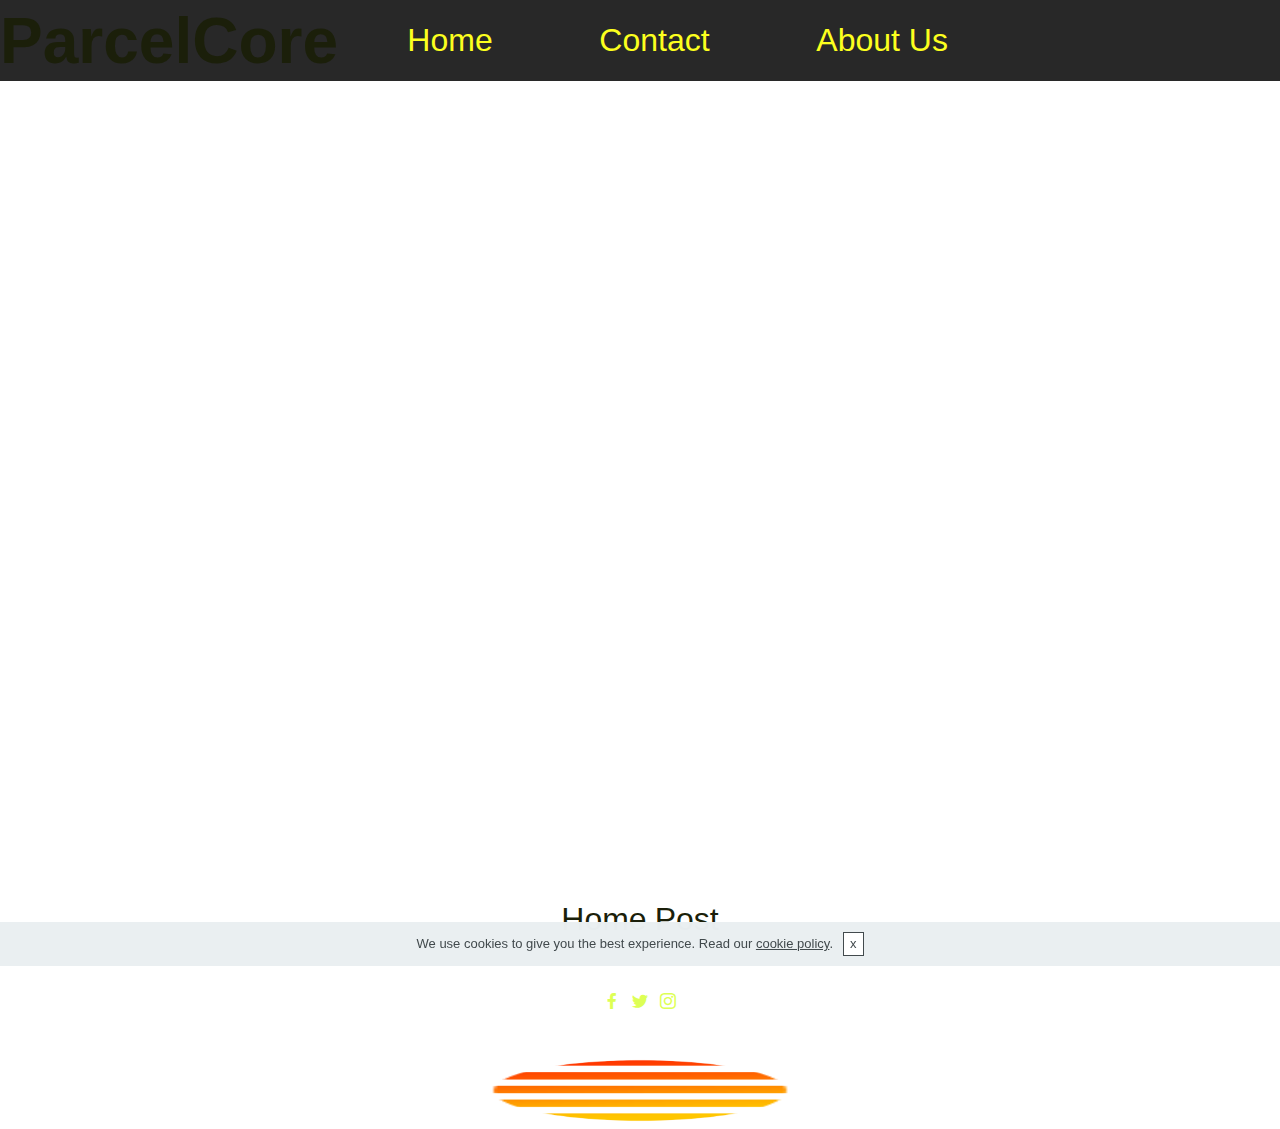
<file: page4.html>
<!DOCTYPE html>
<html  >
<head>
  <!-- Site made with Mobirise Website Builder v4.10.10, https://mobirise.com -->
  <meta charset="UTF-8">
  <meta http-equiv="X-UA-Compatible" content="IE=edge">
  <meta name="generator" content="Mobirise v4.10.10, mobirise.com">
  <meta name="viewport" content="width=device-width, initial-scale=1, minimum-scale=1">
  <link rel="shortcut icon" href="assets/images/coret-120x120.png" type="image/x-icon">
  <meta name="description" content="">
  
  <title>Routes</title>
  <link rel="preload" as="style" href="assets/web/assets/mobirise-icons/mobirise-icons.css">
<link rel="stylesheet" href="assets/web/assets/mobirise-icons/mobirise-icons.css">
  <link rel="preload" as="style" href="assets/tether/tether.min.css">
<link rel="stylesheet" href="assets/tether/tether.min.css">
  <link rel="preload" as="style" href="assets/bootstrap/css/bootstrap.min.css">
<link rel="stylesheet" href="assets/bootstrap/css/bootstrap.min.css">
  <link rel="preload" as="style" href="assets/bootstrap/css/bootstrap-grid.min.css">
<link rel="stylesheet" href="assets/bootstrap/css/bootstrap-grid.min.css">
  <link rel="preload" as="style" href="assets/bootstrap/css/bootstrap-reboot.min.css">
<link rel="stylesheet" href="assets/bootstrap/css/bootstrap-reboot.min.css">
  <link rel="stylesheet" href="assets/socicon/css/styles.css">
  <link rel="stylesheet" href="assets/dropdown/css/style.css">
  <link rel="stylesheet" href="assets/theme/css/style.css">
  <link rel="stylesheet" href="assets/formoid-css/recaptcha.css">
  <link rel="preload" as="style" href="assets/mobirise/css/mbr-additional.css"><link rel="stylesheet" href="assets/mobirise/css/mbr-additional.css" type="text/css">
  
  
  
</head>
<body>

<!-- Google Analytics -->
<!-- Global site tag (gtag.js) - Google Analytics -->
<script async src="https://www.googletagmanager.com/gtag/js?id=UA-164937297-1"></script>
<script>
  window.dataLayer = window.dataLayer || [];
  function gtag(){dataLayer.push(arguments);}
  gtag('js', new Date());

  gtag('config', 'UA-164937297-1');
</script>

<!-- /Google Analytics -->


  <section class="menu cid-rXwVPSC7uS" once="menu" id="menu1-x">

    
    

    <nav class="navbar navbar-dropdown navbar-fixed-top navbar-expand-lg">
        <div class="navbar-brand">
            
            <span class="navbar-caption-wrap"><a class="navbar-caption text-black display-2" href="index.html">
                    ParcelCore</a></span>
        </div>
        <button class="navbar-toggler" type="button" data-toggle="collapse" data-target="#navbarSupportedContent" aria-controls="navbarNavAltMarkup" aria-expanded="false" aria-label="Toggle navigation">
            <div class="hamburger">
                <span></span>
                <span></span>
                <span></span>
                <span></span>
            </div>
        </button>
      <div class="collapse navbar-collapse" id="navbarSupportedContent">
            <ul class="navbar-nav nav-dropdown nav-right" data-app-modern-menu="true"><li class="nav-item">
                    <a class="nav-link link text-danger display-4" href="index.html">
                        Home
                    </a>
                </li>
                <li class="nav-item">
                    <a class="nav-link link text-danger display-4" href="page2.html">
                        Contact</a>
                </li>
                <li class="nav-item">
                    <a class="nav-link link text-danger display-4" href="page5.html">
                        About Us
                    </a>
                </li></ul>
            
            
      </div>
    </nav>
</section>

<section class="header1 cid-rXvWsCWjmy mbr-fullscreen" id="header1-p">

    

    

    <div class="container align-left">
        <div class="row justify-content-center">
            <div class="media-container-column mbr-white col-md-10">
                <h1 class="mbr-section-title align-center pb-3 mbr-fonts-style display-1">View our routes</h1>
                <h3 class="mbr-section-subtitle align-center mbr-light pb-3 mbr-fonts-style display-5">
                    When a package is sent, it will be transferred across our network on various forms of transport</h3>
                
            </div>
        </div>
    </div>
    
</section>

<section class="extFooter cid-rXgm3FRimy" id="extFooter10-o">

    

    

    <div class="container">
        <div class="row justify-content-center">
            <div class="links-block col-sm-12 col-md-10 align-center pb-3">
                <ul class="list-inline">
                    
                    
                    
                    
                    
                <li class="list-inline-item mbr-fonts-style display-4"><a href="index.html"></a><a href="index.html" class="text-black">
                        Home
                    </a></li><li class="list-inline-item mbr-fonts-style display-4"><a href="index.html"></a><strong><a href="popup:#mbr-popup-e" class="text-black" data-toggle="modal" data-target="#mbr-popup-e">
                        Post</a></strong></li></ul>
            </div>
            <div class="icons-block col-sm-12 col-md-10 align-center">
                <ul class="list-inline">
                    <li class="list-inline-item">
                        <a class="icon-transition" href="https://www.instagram.com/parcelcore/" target="_blank">
                            <span class="mbr-iconfont socicon-facebook socicon"></span>
                        </a>
                    </li>
                    <li class="list-inline-item">
                        <a class="icon-transition" href="https://twitter.com/ParcelCore" target="_blank">
                            <span class="mbr-iconfont socicon-twitter socicon"></span>
                        </a>
                    </li>
                    <li class="list-inline-item">
                        <a class="icon-transition" href="https://www.instagram.com/parcelcore/" target="_blank">
                            <span class="mbr-iconfont socicon-instagram socicon"></span>
                        </a>
                    </li>
                    
                    
                    
                </ul>
            </div>
            <div class="logo-section col-sm-12 col-lg-4 align-center">
                <a href="#"><img src="assets/images/coret-120x120.png" height="128" alt="Mobirise" title="" style="height: 4.8rem;"></a>
            </div>
        </div>
    </div>
</section>


  <script src="assets/web/assets/jquery/jquery.min.js"></script>
  <script src="assets/popper/popper.min.js"></script>
  <script src="assets/tether/tether.min.js"></script>
  <script src="assets/bootstrap/js/bootstrap.min.js"></script>
  <script async src="assets/smoothscroll/smooth-scroll.js"></script>
  <script async src="assets/cookies-alert-plugin/cookies-alert-core.js"></script>
  <script async src="assets/cookies-alert-plugin/cookies-alert-script.js"></script>
  <script async src="assets/dropdown/js/nav-dropdown.js"></script>
  <script async src="assets/dropdown/js/navbar-dropdown.js"></script>
  <script async src="assets/touch-swipe/jquery.touch-swipe.min.js"></script>
  <script async src="assets/theme/js/script.js"></script>
  <script async src="assets/formoid/formoid.min.js"></script>
  
  <script src="//code.tidio.co/eonxrihmpd6xjtzuf2ycyc7piaytqp1p.js" async></script>
 <div id="scrollToTop" class="scrollToTop mbr-arrow-up"><a style="text-align: center;"><i class="mbr-arrow-up-icon mbr-arrow-up-icon-cm cm-icon cm-icon-smallarrow-up"></i></a></div>
  <input name="cookieData" type="hidden" data-cookie-colorText='#424a4d' data-cookie-colorBg='rgba(234, 239, 241, 0.99)' data-cookie-colorButton='#ffffff' data-cookie-colorLink='#424a4d' data-cookie-underlineLink='true' data-cookie-text="We use cookies to give you the best experience. Read our <a href='privacy.html'>cookie policy</a>.">
  </body>
</html>
</file>
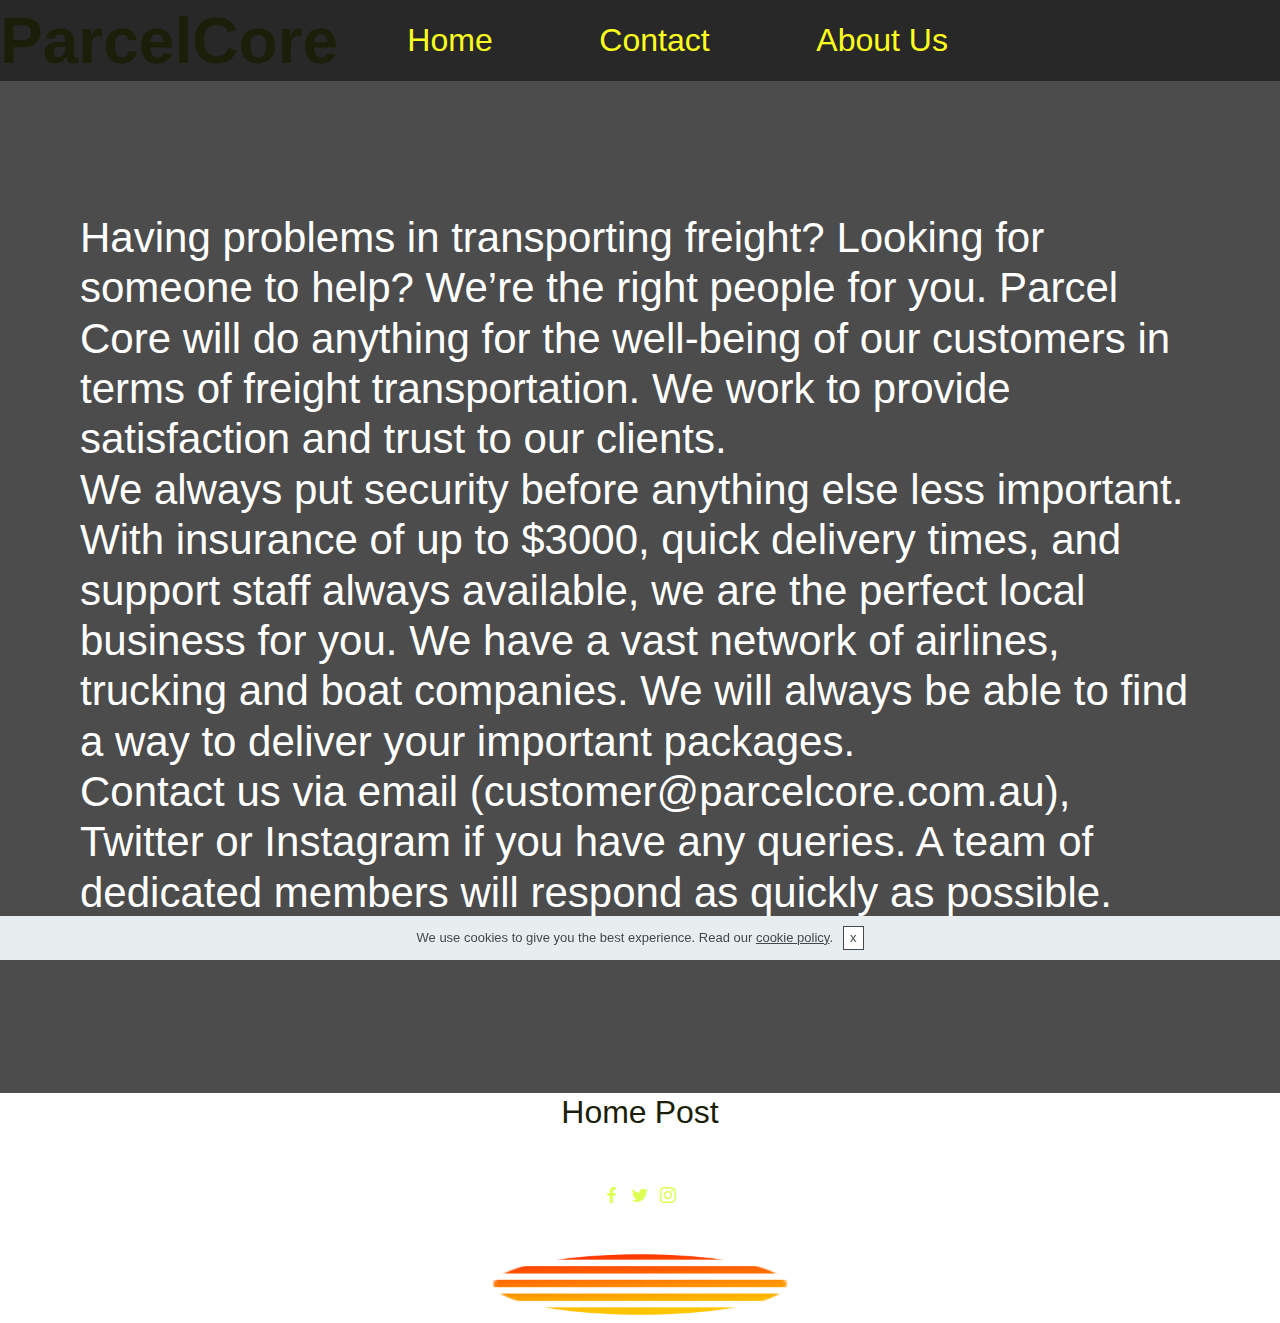
<file: page5.html>
<!DOCTYPE html>
<html  >
<head>
  <!-- Site made with Mobirise Website Builder v4.10.10, https://mobirise.com -->
  <meta charset="UTF-8">
  <meta http-equiv="X-UA-Compatible" content="IE=edge">
  <meta name="generator" content="Mobirise v4.10.10, mobirise.com">
  <meta name="viewport" content="width=device-width, initial-scale=1, minimum-scale=1">
  <link rel="shortcut icon" href="assets/images/coret-120x120.png" type="image/x-icon">
  <meta name="description" content="">
  
  <title>About</title>
  <link rel="preload" as="style" href="assets/web/assets/mobirise-icons/mobirise-icons.css">
<link rel="stylesheet" href="assets/web/assets/mobirise-icons/mobirise-icons.css">
  <link rel="preload" as="style" href="assets/tether/tether.min.css">
<link rel="stylesheet" href="assets/tether/tether.min.css">
  <link rel="preload" as="style" href="assets/bootstrap/css/bootstrap.min.css">
<link rel="stylesheet" href="assets/bootstrap/css/bootstrap.min.css">
  <link rel="preload" as="style" href="assets/bootstrap/css/bootstrap-grid.min.css">
<link rel="stylesheet" href="assets/bootstrap/css/bootstrap-grid.min.css">
  <link rel="preload" as="style" href="assets/bootstrap/css/bootstrap-reboot.min.css">
<link rel="stylesheet" href="assets/bootstrap/css/bootstrap-reboot.min.css">
  <link rel="stylesheet" href="assets/socicon/css/styles.css">
  <link rel="stylesheet" href="assets/dropdown/css/style.css">
  <link rel="stylesheet" href="assets/theme/css/style.css">
  <link rel="stylesheet" href="assets/formoid-css/recaptcha.css">
  <link rel="preload" as="style" href="assets/mobirise/css/mbr-additional.css"><link rel="stylesheet" href="assets/mobirise/css/mbr-additional.css" type="text/css">
  
  
  
</head>
<body>

<!-- Google Analytics -->
<!-- Global site tag (gtag.js) - Google Analytics -->
<script async src="https://www.googletagmanager.com/gtag/js?id=UA-164937297-1"></script>
<script>
  window.dataLayer = window.dataLayer || [];
  function gtag(){dataLayer.push(arguments);}
  gtag('js', new Date());

  gtag('config', 'UA-164937297-1');
</script>

<!-- /Google Analytics -->


  <section class="menu cid-rXwVPSC7uS" once="menu" id="menu1-x">

    
    

    <nav class="navbar navbar-dropdown navbar-fixed-top navbar-expand-lg">
        <div class="navbar-brand">
            
            <span class="navbar-caption-wrap"><a class="navbar-caption text-black display-2" href="index.html">
                    ParcelCore</a></span>
        </div>
        <button class="navbar-toggler" type="button" data-toggle="collapse" data-target="#navbarSupportedContent" aria-controls="navbarNavAltMarkup" aria-expanded="false" aria-label="Toggle navigation">
            <div class="hamburger">
                <span></span>
                <span></span>
                <span></span>
                <span></span>
            </div>
        </button>
      <div class="collapse navbar-collapse" id="navbarSupportedContent">
            <ul class="navbar-nav nav-dropdown nav-right" data-app-modern-menu="true"><li class="nav-item">
                    <a class="nav-link link text-danger display-4" href="index.html">
                        Home
                    </a>
                </li>
                <li class="nav-item">
                    <a class="nav-link link text-danger display-4" href="page2.html">
                        Contact</a>
                </li>
                <li class="nav-item">
                    <a class="nav-link link text-danger display-4" href="page5.html">
                        About Us
                    </a>
                </li></ul>
            
            
      </div>
    </nav>
</section>

<section class="content7 cid-rXwM0bj5xh" id="content7-t">

    

    
    <div class="container">
        <div class="row justify-content-center">
            
        </div>
    </div>
</section>

<section class="features12 cid-rXwCVTgkLa mbr-parallax-background" id="features12-s">

    

    <div class="mbr-overlay" style="opacity: 0.7;">
    </div>

    <div class="container align-left">
        <div class="row justify-content-center">
            <div class="mbr-black col-md-12">
                <h1 class="mbr-section-title align-left pb-3 mbr-fonts-style mbr-white display-1">About</h1>
                <h3 class="mbr-section-subtitle align-left mbr-light pb-3 mbr-fonts-style mbr-white display-5"><br><br>Having problems in transporting freight? Looking for someone to help? We’re the right people for you. Parcel Core will do anything for the well-being of our customers in terms of freight transportation. We work to provide satisfaction and trust to our clients.
<div>
</div><div>We always put security before anything else less important. With insurance of up to $3000, quick delivery times, and support staff always available, we are the perfect local business for you. We have a vast network of airlines, trucking and boat companies. We will always be able to find a way to deliver your important packages.
</div><div>
</div><div>Contact us via email (customer@parcelcore.com.au), Twitter or Instagram if you have any queries. A team of dedicated members will respond as quickly as possible.</div><br><br><div><br></div></h3>
                
            </div>
        </div>
    </div>
</section>

<section class="extFooter cid-rXgm3FRimy" id="extFooter10-r">

    

    

    <div class="container">
        <div class="row justify-content-center">
            <div class="links-block col-sm-12 col-md-10 align-center pb-3">
                <ul class="list-inline">
                    
                    
                    
                    
                    
                <li class="list-inline-item mbr-fonts-style display-4"><a href="index.html"></a><a href="index.html" class="text-black">
                        Home
                    </a></li><li class="list-inline-item mbr-fonts-style display-4"><a href="index.html"></a><strong><a href="popup:#mbr-popup-e" class="text-black" data-toggle="modal" data-target="#mbr-popup-e">
                        Post</a></strong></li></ul>
            </div>
            <div class="icons-block col-sm-12 col-md-10 align-center">
                <ul class="list-inline">
                    <li class="list-inline-item">
                        <a class="icon-transition" href="https://www.instagram.com/parcelcore/" target="_blank">
                            <span class="mbr-iconfont socicon-facebook socicon"></span>
                        </a>
                    </li>
                    <li class="list-inline-item">
                        <a class="icon-transition" href="https://twitter.com/ParcelCore" target="_blank">
                            <span class="mbr-iconfont socicon-twitter socicon"></span>
                        </a>
                    </li>
                    <li class="list-inline-item">
                        <a class="icon-transition" href="https://www.instagram.com/parcelcore/" target="_blank">
                            <span class="mbr-iconfont socicon-instagram socicon"></span>
                        </a>
                    </li>
                    
                    
                    
                </ul>
            </div>
            <div class="logo-section col-sm-12 col-lg-4 align-center">
                <a href="#"><img src="assets/images/coret-120x120.png" height="128" alt="Mobirise" title="" style="height: 4.8rem;"></a>
            </div>
        </div>
    </div>
</section>


  <script src="assets/web/assets/jquery/jquery.min.js"></script>
  <script src="assets/popper/popper.min.js"></script>
  <script src="assets/tether/tether.min.js"></script>
  <script src="assets/bootstrap/js/bootstrap.min.js"></script>
  <script async src="assets/smoothscroll/smooth-scroll.js"></script>
  <script async src="assets/cookies-alert-plugin/cookies-alert-core.js"></script>
  <script async src="assets/cookies-alert-plugin/cookies-alert-script.js"></script>
  <script async src="assets/parallax/jarallax.min.js"></script>
  <script async src="assets/dropdown/js/nav-dropdown.js"></script>
  <script async src="assets/dropdown/js/navbar-dropdown.js"></script>
  <script async src="assets/touch-swipe/jquery.touch-swipe.min.js"></script>
  <script async src="assets/theme/js/script.js"></script>
  <script async src="assets/formoid/formoid.min.js"></script>
  
  <script src="//code.tidio.co/eonxrihmpd6xjtzuf2ycyc7piaytqp1p.js" async></script>
 <div id="scrollToTop" class="scrollToTop mbr-arrow-up"><a style="text-align: center;"><i class="mbr-arrow-up-icon mbr-arrow-up-icon-cm cm-icon cm-icon-smallarrow-up"></i></a></div>
  <input name="cookieData" type="hidden" data-cookie-colorText='#424a4d' data-cookie-colorBg='rgba(234, 239, 241, 0.99)' data-cookie-colorButton='#ffffff' data-cookie-colorLink='#424a4d' data-cookie-underlineLink='true' data-cookie-text="We use cookies to give you the best experience. Read our <a href='privacy.html'>cookie policy</a>.">
  </body>
</html>
</file>
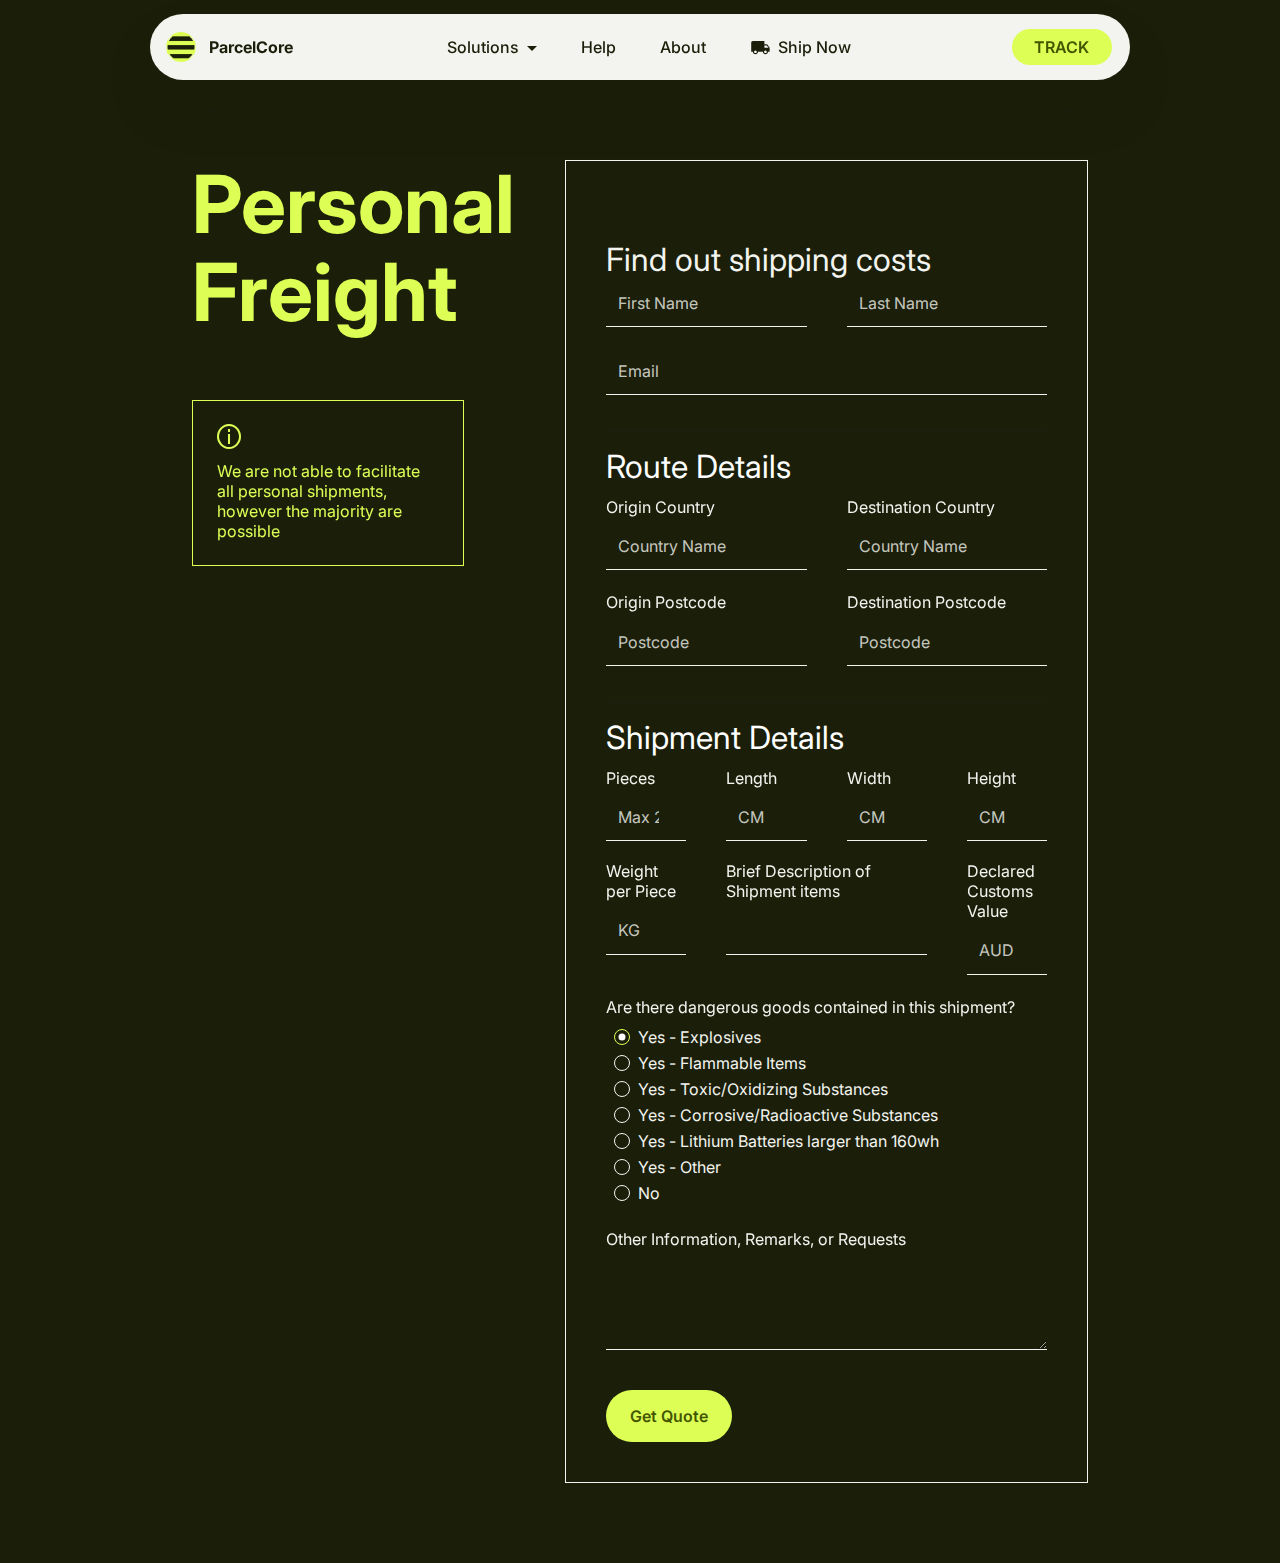
<file: personal-freight.html>
<!DOCTYPE html>
<html  >
<head>
  
  <meta charset="UTF-8">
  <meta http-equiv="X-UA-Compatible" content="IE=edge">
  
  <meta name="twitter:card" content="summary_large_image"/>
  <meta name="twitter:image:src" content="">
  <meta property="og:image" content="">
  <meta name="twitter:title" content="Personal Freight">
  <meta name="viewport" content="width=device-width, initial-scale=1, minimum-scale=1">
  <link rel="shortcut icon" href="assets/images/parcelcore-transperent-96x96.png" type="image/x-icon">
  <meta name="description" content="">
  
  
  <title>Personal Freight</title>
  <link rel="stylesheet" href="assets/Material-Design-Icons/css/material.css">
  <link rel="stylesheet" href="assets/web/assets/mobirise-icons2/mobirise2.css">
  <link rel="stylesheet" href="assets/bootstrap/css/bootstrap.min.css">
  <link rel="stylesheet" href="assets/bootstrap/css/bootstrap-grid.min.css">
  <link rel="stylesheet" href="assets/bootstrap/css/bootstrap-reboot.min.css">
  <link rel="stylesheet" href="assets/dropdown/css/style.css">
  <link rel="stylesheet" href="assets/socicon/css/styles.css">
  <link rel="stylesheet" href="assets/theme/css/style.css">
  <link rel="stylesheet" href="assets/recaptcha.css">
  <link rel="preload" href="https://fonts.googleapis.com/css?family=Inter:100,200,300,400,500,600,700,800,900&display=swap" as="style" onload="this.onload=null;this.rel='stylesheet'">
  <noscript><link rel="stylesheet" href="https://fonts.googleapis.com/css?family=Inter:100,200,300,400,500,600,700,800,900&display=swap"></noscript>
  <link rel="preload" as="style" href="assets/mobirise/css/mbr-additional.css"><link rel="stylesheet" href="assets/mobirise/css/mbr-additional.css" type="text/css">
  
  
  
  
</head>
<body>
  
  <section data-bs-version="5.1" class="menu menu1 cid-tcoWcWiTAy" once="menu" id="amenu1-l">
    

    <nav class="navbar navbar-dropdown navbar-expand-lg">
        <div class="container">
            <div class="navbar-brand">
                <span class="navbar-logo">
                    <a href="#">
                        <img src="assets/images/parcelcore-transperent-96x96.png" alt="" style="height: 1.9rem;">
                    </a>
                </span>
                <span class="navbar-caption-wrap"><a class="navbar-caption text-black text-primary display-7" href="index.html">ParcelCore</a></span>
            </div>
            <button class="navbar-toggler" type="button" data-toggle="collapse" data-bs-toggle="collapse" data-target="#navbarSupportedContent" data-bs-target="#navbarSupportedContent" aria-controls="navbarNavAltMarkup" aria-expanded="false" aria-label="Toggle navigation">
                <div class="hamburger">
                    <span></span>
                    <span></span>
                    <span></span>
                    <span></span>
                </div>
            </button>
            <div class="collapse navbar-collapse" id="navbarSupportedContent">
                <ul class="navbar-nav nav-dropdown" data-app-modern-menu="true"><li class="nav-item dropdown"><a class="nav-link link text-black text-primary dropdown-toggle display-7" href="error.html" data-toggle="dropdown-submenu" data-bs-toggle="dropdown" data-bs-auto-close="outside" aria-expanded="false">Solutions</a><div class="dropdown-menu" aria-labelledby="dropdown-708"><a class="text-black text-primary dropdown-item show display-7" href="business-freight.html" aria-expanded="true">Business Freight</a><a class="text-black text-primary dropdown-item show display-7" href="personal-freight.html">Personal Freight</a><a class="text-black text-primary dropdown-item display-7" href="how-it-works.html">How it works</a></div>
                    </li><li class="nav-item"><a class="nav-link link text-black text-primary display-7" href="error.html">Help</a></li><li class="nav-item"><a class="nav-link link text-black text-primary display-7" href="error.html">About</a></li>
                    
                    
                    <li class="nav-item"><a class="nav-link link text-black text-primary display-7" href="error.html"><span class="mdi-maps-local-shipping mbr-iconfont mbr-iconfont-btn"></span>Ship Now</a>
                    </li></ul>
                
            </div>
            <div class="navbar-buttons mbr-section-btn"><a class="btn btn-primary display-7" href="error.html">
                    <div class="btn-overlay"></div>
                    <div class="btn-transform">
                        <div class="btn-transform-1">TRACK</div>
                    </div>
                </a></div>
        </div>
    </nav>
</section>

<section data-bs-version="5.1" class="form1 cid-tcoOTFRifI" id="aform1-i">

    

    

    <div class="container">
        <div class="row justify-content-center main-row">

            <div class="title-container col-12 col-md-6 col-lg-5">
                <div class="mbr-section-head сol-12">
                    <h4 class="mbr-section-title mbr-fonts-style mb-0 display-1">
                        <strong>
                            Personal Freight</strong></h4>
                    
                </div>
                <div class="opinion-container">
                    <div class="opinion-stars">
                        <div class="iconfont-wrapper">
                            <span class="mbr-iconfont mobi-mbri-info mobi-mbri"></span>
                        </div>
                    </div>
                    <p class="opinion-comment mbr-fonts-style mb-0 display-7">
                        We are not able to facilitate all personal shipments, however the majority are possible</p>
                </div>
            </div>

            <div class="content-container col-12 col-md-6 col-lg-7">
                <div class="col-12 mbr-form form-container card-border" data-form-type="formoid">
<!--Formbuilder Form-->
<form action="https://mobirise.eu/" method="POST" class="mbr-form form-with-styler mx-auto" data-form-title="Form Name"><input type="hidden" name="email" data-form-email="true" value="CBvDWVkdzj2MnYd4yFNau6WF3LtY+eLnUIBMCJmEox6gcITcMhbiELxsM46D+aUQWdUXW0iOQ68ncVLMoYjaTpmDhu7Fe4UESFh75opwP320O5PA9lgsJ3KGxDVhHG0H.3dhlkB01g4N6raA+MJ2oDD2hjTXBSmqpEk3x7OVdUgowHip0GRLDgQrJ7WxKTsG08h9vazzJvEtQhYPvZ07HdklOJ38Jp/v7BS/ucnh3SWxAVbjDMaxNRZnv90UErBZj">
<div class="">
<div hidden="hidden" data-form-alert="" class="alert alert-success col-12">Please allow some time to receive your quotation by email</div>
<div hidden="hidden" data-form-alert-danger="" class="alert alert-danger col-12"> Oops...! some problem! </div>
</div>
<div class="dragArea row">
<div class="col-lg-12">
<p class="card-title mbr-fonts-style align-left mb-0 display-4">Find out shipping costs</p>
</div>
<div class="col-12 col-sm-6 form-group mb-3" data-for="name">
<input type="text" name="name" placeholder="First Name" data-form-field="name" class="form-control display-7" value="" id="name-aform1-i">
</div>
<div data-for="last name" class="col-12 col-sm-6 form-group mb-3">
<input type="text" name="last name" placeholder="Last Name" data-form-field="name" class="form-control display-7" value="" id="last name-aform1-i">
</div>
<div data-for="email" class="col-lg-12 col-md-12 col-sm-12 form-group mb-3">
<input type="email" name="email" placeholder="Email" data-form-field="email" class="form-control display-7" required="required" value="" id="email-aform1-i">
</div>
<div class="col-lg-12 col-md-12 col-sm-12">
<hr>
</div>
<div class="col-lg-12 col-md-12 col-sm-12">
<h5 class="mbr-fonts-style display-4">Route Details</h5>
</div>
<div class="col-lg-6 col-md-12 col-sm-12 form-group" data-for="origincountry">
<label for="origincountry-aform1-i" class="form-control-label mbr-fonts-style display-7">Origin Country</label>
<input type="text" name="origincountry" placeholder="Country Name" data-form-field="origincountry" required="required" class="form-control display-7" value="" id="origincountry-aform1-i">
</div>
<div data-for="Destination country" class="col-lg-6 col-md-12 col-sm-12 form-group">
<label for="Destination country-aform1-i" class="form-control-label mbr-fonts-style display-7">Destination Country</label>
<input type="text" name="Destination country" placeholder="Country Name" data-form-field="Destination country" required="required" class="form-control display-7" value="" id="Destination country-aform1-i">
</div>
<div data-for="originpostcode" class="col-lg-6 col-md-12 col-sm-12 form-group">
<label for="originpostcode-aform1-i" class="form-control-label mbr-fonts-style display-7">Origin Postcode</label>
<input type="text" name="originpostcode" placeholder="Postcode" data-form-field="originpostcode" required="required" class="form-control display-7" value="" id="originpostcode-aform1-i">
</div>
<div data-for="destinationpostcode" class="col-lg-6 col-md-12 col-sm-12 form-group">
<label for="destinationpostcode-aform1-i" class="form-control-label mbr-fonts-style display-7">Destination Postcode</label>
<input type="text" name="destinationpostcode" placeholder="Postcode" data-form-field="destinationpostcode" required="required" class="form-control display-7" value="" id="destinationpostcode-aform1-i">
</div>
<div class="col-lg-12 col-md-12 col-sm-12">
<hr>
</div>
<div class="col-lg-12 col-md-12 col-sm-12">
<h5 class="mbr-fonts-style display-4">Shipment Details</h5>
</div>
<div data-for="number1" class="col-lg-3 col-md-12 col-sm-12 form-group">
<label for="number1-aform1-i" class="form-control-label mbr-fonts-style display-7">Pieces</label>
<input type="number" name="number1" placeholder="Max 25" max="25" min="1" step="1" data-form-field="number" required="required" class="form-control display-7" value="" id="number1-aform1-i">
</div>
<div data-for="length" class="col-lg-3 col-md-12 col-sm-12 form-group">
<label for="length-aform1-i" class="form-control-label mbr-fonts-style display-7">Length</label>
<input type="number" name="length" placeholder="CM" max="100" min="0" step="1" data-form-field="length" required="required" class="form-control display-7" value="" id="length-aform1-i">
</div>
<div data-for="width" class="col-lg-3 col-md-12 col-sm-12 form-group">
<label for="width-aform1-i" class="form-control-label mbr-fonts-style display-7">Width</label>
<input type="number" name="width" placeholder="CM" max="100" min="0" step="1" data-form-field="width" required="required" class="form-control display-7" value="" id="width-aform1-i">
</div>
<div data-for="height" class="col-lg-3 col-md-12 col-sm-12 form-group">
<label for="height-aform1-i" class="form-control-label mbr-fonts-style display-7">Height</label>
<input type="number" name="height" placeholder="CM" max="100" min="0" step="1" data-form-field="height" class="form-control display-7" value="" id="height-aform1-i">
</div>
<div data-for="weight" class="col-lg-3 col-md-12 col-sm-12 form-group">
<label for="weight-aform1-i" class="form-control-label mbr-fonts-style display-7">Weight per Piece</label>
<input type="number" name="weight" placeholder="KG" max="100" min="1" step="1" data-form-field="weight" required="required" class="form-control display-7" value="" id="weight-aform1-i">
</div>
<div data-for="description" class="col-lg-6 col-md-12 col-sm-12 form-group">
<label for="description-aform1-i" class="form-control-label mbr-fonts-style display-7">Brief Description of Shipment items</label>
<input type="text" name="description" data-form-field="description" required="required" class="form-control display-7" value="" id="description-aform1-i">
</div>
<div data-for="value" class="col-lg-3 col-md-12 col-sm-12 form-group">
<label for="value-aform1-i" class="form-control-label mbr-fonts-style display-7">Declared Customs Value</label>
<input type="number" name="value" placeholder="AUD" max="100000" min="0" step="1" data-form-field="value" required="required" class="form-control display-7" value="" id="value-aform1-i">
</div>
<div data-for="dangerous" class="col-lg-12 col-md-12 col-sm-12 form-group">
<div class="form-control-label">
<label for="dangerous-aform1-i" class="mbr-fonts-style display-7">Are there dangerous goods contained in this shipment?</label>
</div>
<div class="form-check ms-2">
<input type="radio" name="dangerous" data-form-field="dangerous" class="form-check-input display-7" value="Yes - Explosives" checked="" id="dangerous-aform1-i">
<label class="form-check-label display-7">Yes - Explosives</label>
</div>
<div class="form-check ms-2">
<input type="radio" name="dangerous" data-form-field="dangerous" class="form-check-input display-7" value="Yes - Flammable Items" id="dangerous-aform1-i">
<label class="form-check-label display-7">Yes - Flammable Items</label>
</div>
<div class="form-check ms-2">
<input type="radio" name="dangerous" data-form-field="dangerous" class="form-check-input display-7" value="Yes - Toxic/Oxidizing Substances" id="dangerous-aform1-i">
<label class="form-check-label display-7">Yes - Toxic/Oxidizing Substances</label>
</div>
<div class="form-check ms-2">
<input type="radio" name="dangerous" data-form-field="dangerous" class="form-check-input display-7" value="Yes - Corrosive/Radioactive Substances" id="dangerous-aform1-i">
<label class="form-check-label display-7">Yes - Corrosive/Radioactive Substances</label>
</div>
<div class="form-check ms-2">
<input type="radio" name="dangerous" data-form-field="dangerous" class="form-check-input display-7" value="Yes - Lithium Batteries larger than 160wh" id="dangerous-aform1-i">
<label class="form-check-label display-7">Yes - Lithium Batteries larger than 160wh</label>
</div>
<div class="form-check ms-2">
<input type="radio" name="dangerous" data-form-field="dangerous" class="form-check-input display-7" value="Yes - Other" id="dangerous-aform1-i">
<label class="form-check-label display-7">Yes - Other</label>
</div>
<div class="form-check ms-2">
<input type="radio" name="dangerous" data-form-field="dangerous" class="form-check-input display-7" value="No" id="dangerous-aform1-i">
<label class="form-check-label display-7">No</label>
</div>
</div>
<div class="col-lg-12 col-md-12 col-sm-12 form-group" data-for="info">
<label for="info-aform1-i" class="form-control-label mbr-fonts-style display-7">Other Information, Remarks, or Requests</label>
<textarea name="info" data-form-field="info" class="form-control display-7" id="info-aform1-i"></textarea>
</div>
<div class="col-auto mbr-section-btn align-center"><button type="submit" class="w-100 w-100 w-100 w-100 w-100 w-100 w-100 w-100 w-100 w-100 w-100 w-100 w-100 w-100 w-100 w-100 w-100 w-100 btn btn-primary display-7">Get Quote</button></div>
</div>
</form><!--Formbuilder Form-->
</div>

                

                

            </div>
        </div>
    </div>
</section>


<script src="assets/bootstrap/js/bootstrap.bundle.min.js"></script>
  <script src="assets/smoothscroll/smooth-scroll.js"></script>
  <script src="assets/ytplayer/index.js"></script>
  <script src="assets/dropdown/js/navbar-dropdown.js"></script>
  <script src="assets/theme/js/script.js"></script>
  <script src="assets/formoid.min.js"></script>
  
  
  
</body>
</html>
</file>
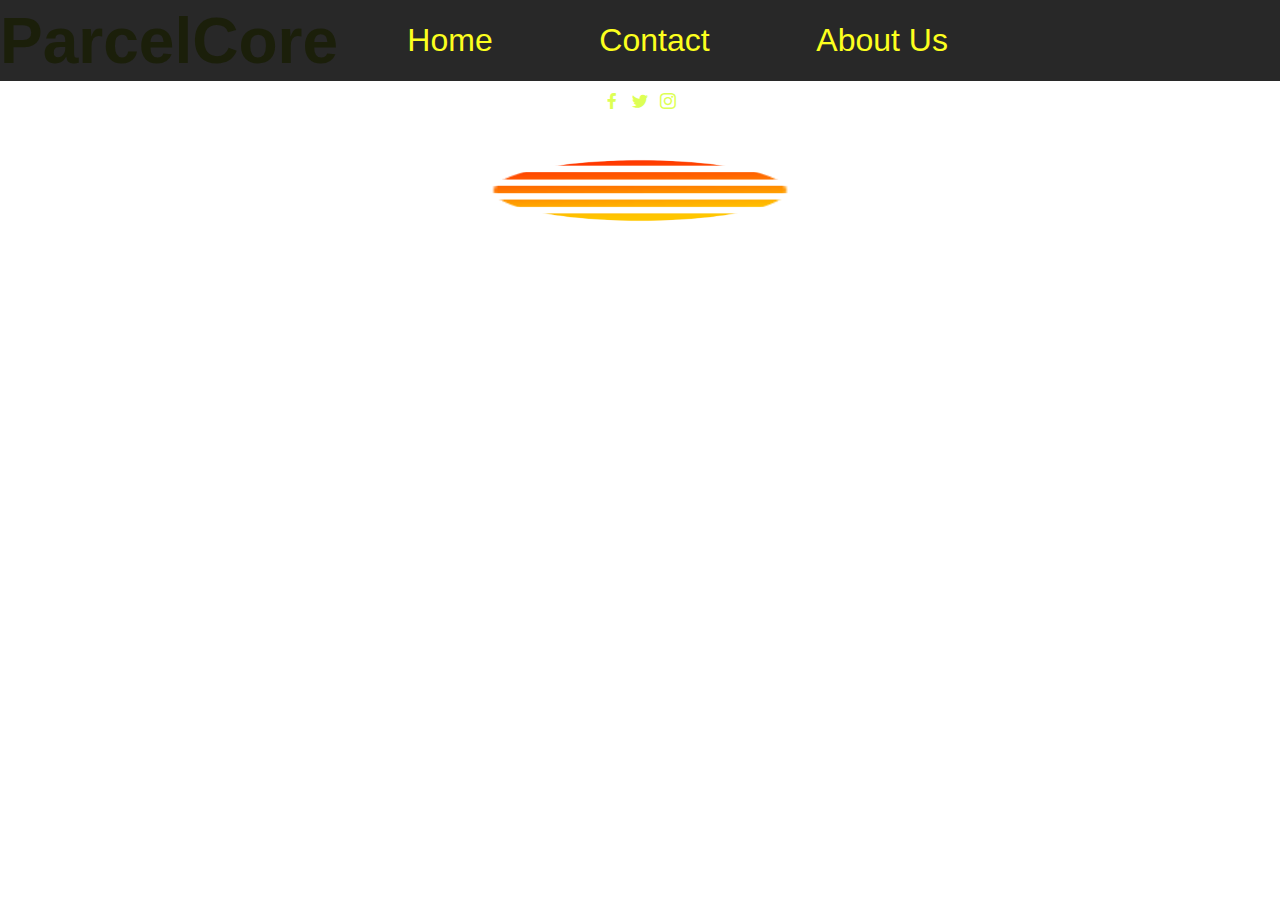
<file: post.html>
<!DOCTYPE html>
<html  >
<head>
  <!-- Site made with Mobirise Website Builder v4.10.10, https://mobirise.com -->
  <meta charset="UTF-8">
  <meta http-equiv="X-UA-Compatible" content="IE=edge">
  <meta name="generator" content="Mobirise v4.10.10, mobirise.com">
  <meta name="viewport" content="width=device-width, initial-scale=1, minimum-scale=1">
  <link rel="shortcut icon" href="assets/images/coret-120x120.png" type="image/x-icon">
  <meta name="description" content="">
  
  <title>Post</title>
  <link rel="preload" as="style" href="assets/web/assets/mobirise-icons/mobirise-icons.css">
<link rel="stylesheet" href="assets/web/assets/mobirise-icons/mobirise-icons.css">
  <link rel="preload" as="style" href="assets/tether/tether.min.css">
<link rel="stylesheet" href="assets/tether/tether.min.css">
  <link rel="preload" as="style" href="assets/bootstrap/css/bootstrap.min.css">
<link rel="stylesheet" href="assets/bootstrap/css/bootstrap.min.css">
  <link rel="preload" as="style" href="assets/bootstrap/css/bootstrap-grid.min.css">
<link rel="stylesheet" href="assets/bootstrap/css/bootstrap-grid.min.css">
  <link rel="preload" as="style" href="assets/bootstrap/css/bootstrap-reboot.min.css">
<link rel="stylesheet" href="assets/bootstrap/css/bootstrap-reboot.min.css">
  <link rel="stylesheet" href="assets/formstyler/jquery.formstyler.css">
  <link rel="stylesheet" href="assets/formstyler/jquery.formstyler.theme.css">
  <link rel="stylesheet" href="assets/socicon/css/styles.css">
  <link rel="stylesheet" href="assets/datepicker/jquery.datetimepicker.min.css">
  <link rel="stylesheet" href="assets/dropdown/css/style.css">
  <link rel="stylesheet" href="assets/theme/css/style.css">
  <link rel="stylesheet" href="assets/formoid-css/recaptcha.css">
  <link rel="preload" as="style" href="assets/mobirise/css/mbr-additional.css"><link rel="stylesheet" href="assets/mobirise/css/mbr-additional.css" type="text/css">
  
  
  
</head>
<body>

<!-- Google Analytics -->
<!-- Global site tag (gtag.js) - Google Analytics -->
<script async src="https://www.googletagmanager.com/gtag/js?id=UA-164937297-1"></script>
<script>
  window.dataLayer = window.dataLayer || [];
  function gtag(){dataLayer.push(arguments);}
  gtag('js', new Date());

  gtag('config', 'UA-164937297-1');
</script>

<!-- /Google Analytics -->


  <section class="menu cid-rXwVPSC7uS" once="menu" id="menu1-x">

    
    

    <nav class="navbar navbar-dropdown navbar-fixed-top navbar-expand-lg">
        <div class="navbar-brand">
            
            <span class="navbar-caption-wrap"><a class="navbar-caption text-black display-2" href="index.html">
                    ParcelCore</a></span>
        </div>
        <button class="navbar-toggler" type="button" data-toggle="collapse" data-target="#navbarSupportedContent" aria-controls="navbarNavAltMarkup" aria-expanded="false" aria-label="Toggle navigation">
            <div class="hamburger">
                <span></span>
                <span></span>
                <span></span>
                <span></span>
            </div>
        </button>
      <div class="collapse navbar-collapse" id="navbarSupportedContent">
            <ul class="navbar-nav nav-dropdown nav-right" data-app-modern-menu="true"><li class="nav-item">
                    <a class="nav-link link text-danger display-4" href="index.html">
                        Home
                    </a>
                </li>
                <li class="nav-item">
                    <a class="nav-link link text-danger display-4" href="page2.html">
                        Contact</a>
                </li>
                <li class="nav-item">
                    <a class="nav-link link text-danger display-4" href="page5.html">
                        About Us
                    </a>
                </li></ul>
            
            
      </div>
    </nav>
</section>

<section class="extFooter cid-rXgm3FRimy" id="extFooter10-a">

    

    

    <div class="container">
        <div class="row justify-content-center">
            <div class="links-block col-sm-12 col-md-10 align-center pb-3">
                <ul class="list-inline">
                    
                    
                    
                    
                    
                <li class="list-inline-item mbr-fonts-style display-4"><a href="index.html"></a><a href="index.html" class="text-black">
                        Home
                    </a></li><li class="list-inline-item mbr-fonts-style display-4"><a href="index.html"></a><strong><a href="popup:#mbr-popup-e" class="text-black" data-toggle="modal" data-target="#mbr-popup-e">
                        Post</a></strong></li></ul>
            </div>
            <div class="icons-block col-sm-12 col-md-10 align-center">
                <ul class="list-inline">
                    <li class="list-inline-item">
                        <a class="icon-transition" href="https://www.instagram.com/parcelcore/" target="_blank">
                            <span class="mbr-iconfont socicon-facebook socicon"></span>
                        </a>
                    </li>
                    <li class="list-inline-item">
                        <a class="icon-transition" href="https://twitter.com/ParcelCore" target="_blank">
                            <span class="mbr-iconfont socicon-twitter socicon"></span>
                        </a>
                    </li>
                    <li class="list-inline-item">
                        <a class="icon-transition" href="https://www.instagram.com/parcelcore/" target="_blank">
                            <span class="mbr-iconfont socicon-instagram socicon"></span>
                        </a>
                    </li>
                    
                    
                    
                </ul>
            </div>
            <div class="logo-section col-sm-12 col-lg-4 align-center">
                <a href="#"><img src="assets/images/coret-120x120.png" height="128" alt="Mobirise" title="" style="height: 4.8rem;"></a>
            </div>
        </div>
    </div>
</section>

<div class="modal mbr-popup cid-rXkHnVk2Kp fade" tabindex="-1" role="dialog" data-overlay-opacity="0.8" data-overlay-color="#000000" id="mbr-popup-e" aria-hidden="true">
        <div class="modal-dialog modal-dialog-centered" role="document">
            <div class="modal-content">
                <div class="modal-header pb-0">
                    <h5 class="modal-title mbr-fonts-style display-5">Post a Parcel</h5>
                    <button type="button" class="close" data-dismiss="modal" aria-label="Close">
                        <svg version="1.1" xmlns="http://www.w3.org/2000/svg" width="24" height="24" viewBox="0 0 32 32" fill="currentColor">
                            <path d="M31.797 0.191c-0.264-0.256-0.686-0.25-0.942 0.015l-13.328 13.326c-0.598 0.581 0.342 1.543 0.942 0.942l13.328-13.326c0.27-0.262 0.27-0.695 0-0.957zM14.472 17.515c-0.264-0.256-0.686-0.25-0.942 0.015l-13.328 13.326c-0.613 0.595 0.34 1.562 0.942 0.942l13.328-13.326c0.27-0.262 0.27-0.695 0-0.957zM1.144 0.205c-0.584-0.587-1.544 0.336-0.942 0.942l30.654 30.651c0.613 0.625 1.563-0.325 0.942-0.942z"></path>
                        </svg>
                    </button>
                </div>

                <div class="modal-body">
                    <p class="mbr-text mbr-fonts-style display-7">
                        Fill out the details below to see the prices for delivery</p>

                    <div>
                        
                            

                            <div class="form-wrapper" data-form-type="formoid">
<!--Formbuilder Form-->
<form action="https://mobirise.com/" method="POST" class="mbr-form form-with-styler" data-form-title="Mobirise Form"><input type="hidden" name="email" data-form-email="true" value="d1MgTgcy8Vx1XEUATIeRqPJM/EmRGU9dCrR+F0Gzuqi6pLUCXgTykekR6aGv+VRH4kh+g7/oFeS62aB74ZVQjULsmT4qhMdYraIhLamPPj0d8/IZa8kqrooMUPfNXvLo.fzx0HkE4jUpViVSALav+6+7itm8mIm1C2i0f8wnd+2v4XNPVvOPQ9gSmC+Zzg9eEAQZuuCXmKnpaHrZ585TgXTgj3wqO0B/ytaiPqSSDdUqJOTvmDdwXm6mqM5vfhzdf">
<div class="">
<div hidden="hidden" data-form-alert="" class="alert alert-success col-12">Thanks for filling out the form!</div>
<div hidden="hidden" data-form-alert-danger="" class="alert alert-danger col-12">
</div>
</div>
<div class="dragArea">
<div class="col form-group " data-for="email">
<input type="email" name="email" placeholder="Email" data-form-field="Email" required="required" class="form-control display-7" value="" id="email-mbr-popup-f">
</div>
<div class="col-lg-12 col-md-12 col-sm-12">
<hr>
</div>
<div class="col-lg-12 col-md-12 col-sm-12">
<h5 class="mbr-fonts-style display-5">Pickup:</h5>
</div>
<div data-for="Pickup" class="col-lg-12 col-md-12 col-sm-12 form-group">
<select name="Pickup" data-form-field="Pickup" required="required" class="form-control display-7" id="Pickup-mbr-popup-f">
<option value="Residential Property">Residential Property</option>
<option value="Business Property">Business Property</option>
</select>
</div>
<div data-for="Pickup Address" class="col-lg-12 col-md-12 col-sm-12 form-group">
<input type="text" name="Pickup Address" placeholder="Pickup Address" data-form-field="text" class="form-control display-7" required="required" value="" id="Pickup Address-mbr-popup-f">
</div>
<div data-for="pickupdate" class="col-lg-12 col-md-12 col-sm-12 form-group">
<label for="pickupdate-mbr-popup-f" class="form-control-label mbr-fonts-style display-7">Pickup Time</label>
<input type="date" name="pickupdate" data-form-field="date" required="required" class="form-control display-7" value="2018-07-22" id="pickupdate-mbr-popup-f">
</div>
<div class="col-lg-12 col-md-12 col-sm-12 form-group" data-for="pickuptime">
<input type="time" name="pickuptime" data-form-field="time" required="required" class="form-control display-7" value="10:00" id="pickuptime-mbr-popup-f">
</div>
<div class="col-lg-12 col-md-12 col-sm-12" style="transform: translateZ(0px);">
<hr>
</div>
<div class="col-lg-12 col-md-12 col-sm-12">
<h5 class="mbr-fonts-style display-5">Deliver to:</h5>
</div>
<div class="col-lg-12 col-md-12 col-sm-12 form-group" data-for="Deliver">
<select name="Deliver" data-form-field="Deliver" required="required" class="form-control display-7" id="Deliver-mbr-popup-f">
<option value="Residential Address">Residential Address</option>
<option value="Business Address">Business Address</option>
</select>
</div>
<div data-for="Delivery Address" class="col-lg-12 col-md-12 col-sm-12 form-group">
<input type="text" name="Delivery Address" placeholder="Delivery Address" data-form-field="Delivery Address" required="required" class="form-control display-7" value="" id="Delivery Address-mbr-popup-f">
</div>
<div class="col-lg-12 col-md-12 col-sm-12">
<hr>
</div>
<div class="col-lg-12 col-md-12 col-sm-12">
<h5 class="mbr-fonts-style display-5">Parcel Info:</h5>
</div>
<div class="col-lg-12 col-md-12 col-sm-12 form-group" data-for="Weight">
<input type="text" name="Weight" placeholder="Weight (KG)" data-form-field="Weight" class="form-control display-7" value="" id="Weight-mbr-popup-f">
</div>
<div data-for="Length" class="col-lg-4 col-md-12 col-sm-12 form-group">
<input type="text" name="Length" placeholder="Length" data-form-field="text" class="form-control display-7" value="" id="Length-mbr-popup-f">
</div>
<div data-for="Width" class="col-lg-4 col-md-12 col-sm-12 form-group">
<input type="text" name="Width" placeholder="Width" data-form-field="text1" class="form-control display-7" value="" id="Width-mbr-popup-f">
</div>
<div data-for="Height" class="col-lg-4 col-md-12 col-sm-12 form-group">
<input type="text" name="Height" placeholder="Height" data-form-field="text2" class="form-control display-7" value="" id="Height-mbr-popup-f">
</div>
<div class="col-lg-12 col-md-12 col-sm-12 form-group" data-for="Package Contents">
<textarea name="Package Contents" placeholder="Package Contents" data-form-field="Package Contents" class="form-control display-7" id="Package Contents-mbr-popup-f"></textarea>
</div>
<div class="col-lg-12 col-md-12 col-sm-12">
<hr>
</div>
<div class="col-md-auto input-group-btn">
<button type="submit" class="btn btn-primary display-4">GET PRICES</button>
</div>
</div>
</form><!--Formbuilder Form-->
</div>
                        </div>
                    </div>

                    
                </div>
            </div>
        </div>


  <script src="assets/web/assets/jquery/jquery.min.js"></script>
  <script src="assets/popper/popper.min.js"></script>
  <script src="assets/tether/tether.min.js"></script>
  <script src="assets/bootstrap/js/bootstrap.min.js"></script>
  <script async src="assets/smoothscroll/smooth-scroll.js"></script>
  <script async src="assets/formstyler/jquery.formstyler.js"></script>
  <script async src="assets/formstyler/jquery.formstyler.min.js"></script>
  <script async src="assets/cookies-alert-plugin/cookies-alert-core.js"></script>
  <script async src="assets/cookies-alert-plugin/cookies-alert-script.js"></script>
  <script async src="assets/datepicker/jquery.datetimepicker.full.js"></script>
  <script async src="assets/popup-plugin/script.js"></script>
  <script async src="assets/popup-overlay-plugin/script.js"></script>
  <script async src="assets/dropdown/js/nav-dropdown.js"></script>
  <script async src="assets/dropdown/js/navbar-dropdown.js"></script>
  <script async src="assets/touch-swipe/jquery.touch-swipe.min.js"></script>
  <script async src="assets/theme/js/script.js"></script>
  <script async src="assets/formoid/formoid.min.js"></script>
  
  <script src="//code.tidio.co/eonxrihmpd6xjtzuf2ycyc7piaytqp1p.js" async></script>
 <div id="scrollToTop" class="scrollToTop mbr-arrow-up"><a style="text-align: center;"><i class="mbr-arrow-up-icon mbr-arrow-up-icon-cm cm-icon cm-icon-smallarrow-up"></i></a></div>
  <input name="cookieData" type="hidden" data-cookie-colorText='#424a4d' data-cookie-colorBg='rgba(234, 239, 241, 0.99)' data-cookie-colorButton='#ffffff' data-cookie-colorLink='#424a4d' data-cookie-underlineLink='true' data-cookie-text="We use cookies to give you the best experience. Read our <a href='privacy.html'>cookie policy</a>.">
  </body>
</html>
</file>
<file: assets/Material-Design-Icons/css/material.css>
@font-face {
  font-family: 'Material-Design-Icons';
  src: url('../fonts/Material-Design-Icons.eot?3ocs8m');
  src: url('../fonts/Material-Design-Icons.eot?#iefix3ocs8m') format('embedded-opentype'), url('../fonts/Material-Design-Icons.woff?3ocs8m') format('woff'), url('../fonts/Material-Design-Icons.ttf?3ocs8m') format('truetype'), url('../fonts/Material-Design-Icons.svg?3ocs8m#Material-Design-Icons') format('svg');
  font-weight: normal;
  font-style: normal;
}
[class^="mdi-"],
[class*="mdi-"] {
  speak: none;
  display: inline-block;
  font-style: normal;
  font-variant:normal;
  font-weight:normal;
/*  font-size:24px;*/
  line-height:1;
  font-family:'Material-Design-Icons' !important;
  text-rendering: auto;
  
  -webkit-font-smoothing: antialiased;
  -moz-osx-font-smoothing: grayscale;
  -webkit-transform: translate(0, 0);
      -ms-transform: translate(0, 0);
          transform: translate(0, 0);
}
[class^="mdi-"]:before,
[class*="mdi-"]:before {
  display: inline-block;
  speak: none;
  text-decoration: inherit;
}
[class^="mdi-"].pull-left,
[class*="mdi-"].pull-left {
  margin-right: .3em;
}
[class^="mdi-"].pull-right,
[class*="mdi-"].pull-right {
  margin-left: .3em;
}
[class^="mdi-"].mdi-lg:before,
[class*="mdi-"].mdi-lg:before,
[class^="mdi-"].mdi-lg:after,
[class*="mdi-"].mdi-lg:after {
  font-size: 1.33333333em;
  line-height: 0.75em;
  vertical-align: -15%;
}
[class^="mdi-"].mdi-2x:before,
[class*="mdi-"].mdi-2x:before,
[class^="mdi-"].mdi-2x:after,
[class*="mdi-"].mdi-2x:after {
  font-size: 2em;
}
[class^="mdi-"].mdi-3x:before,
[class*="mdi-"].mdi-3x:before,
[class^="mdi-"].mdi-3x:after,
[class*="mdi-"].mdi-3x:after {
  font-size: 3em;
}
[class^="mdi-"].mdi-4x:before,
[class*="mdi-"].mdi-4x:before,
[class^="mdi-"].mdi-4x:after,
[class*="mdi-"].mdi-4x:after {
  font-size: 4em;
}
[class^="mdi-"].mdi-5x:before,
[class*="mdi-"].mdi-5x:before,
[class^="mdi-"].mdi-5x:after,
[class*="mdi-"].mdi-5x:after {
  font-size: 5em;
}
[class^="mdi-device-signal-cellular-"]:after,
[class^="mdi-device-battery-"]:after,
[class^="mdi-device-battery-charging-"]:after,
[class^="mdi-device-signal-cellular-connected-no-internet-"]:after,
[class^="mdi-device-signal-wifi-"]:after,
[class^="mdi-device-signal-wifi-statusbar-not-connected"]:after,
.mdi-device-network-wifi:after {
  opacity: .3;
  position: absolute;
  left: 0;
  top: 0;
  z-index: 1;
  display: inline-block;
  speak: none;
  text-decoration: inherit;
}
[class^="mdi-device-signal-cellular-"]:after {
  content: "\e758";
}
[class^="mdi-device-battery-"]:after {
  content: "\e735";
}
[class^="mdi-device-battery-charging-"]:after {
  content: "\e733";
}
[class^="mdi-device-signal-cellular-connected-no-internet-"]:after {
  content: "\e75d";
}
[class^="mdi-device-signal-wifi-"]:after,
.mdi-device-network-wifi:after {
  content: "\e765";
}
[class^="mdi-device-signal-wifi-statusbasr-not-connected"]:after {
  content: "\e8f7";
}
.mdi-device-signal-cellular-off:after,
.mdi-device-signal-cellular-null:after,
.mdi-device-signal-cellular-no-sim:after,
.mdi-device-signal-wifi-off:after,
.mdi-device-signal-wifi-4-bar:after,
.mdi-device-signal-cellular-4-bar:after,
.mdi-device-battery-alert:after,
.mdi-device-signal-cellular-connected-no-internet-4-bar:after,
.mdi-device-battery-std:after,
.mdi-device-battery-full .mdi-device-battery-unknown:after {
  content: "";
}
.mdi-fw {
  width: 1.28571429em;
  text-align: center;
}
.mdi-ul {
  padding-left: 0;
  margin-left: 2.14285714em;
  list-style-type: none;
}
.mdi-ul > li {
  position: relative;
}
.mdi-li {
  position: absolute;
  left: -2.14285714em;
  width: 2.14285714em;
  top: 0.14285714em;
  text-align: center;
}
.mdi-li.mdi-lg {
  left: -1.85714286em;
}
.mdi-border {
  padding: .2em .25em .15em;
  border: solid 0.08em #eeeeee;
  border-radius: .1em;
}
.mdi-spin {
  -webkit-animation: mdi-spin 2s infinite linear;
  animation: mdi-spin 2s infinite linear;
  -webkit-transform-origin: 50% 50%;
  -ms-transform-origin: 50% 50%;
      transform-origin: 50% 50%;
}
.mdi-pulse {
  -webkit-animation: mdi-spin 1s steps(8) infinite;
  animation: mdi-spin 1s steps(8) infinite;
  -webkit-transform-origin: 50% 50%;
  -ms-transform-origin: 50% 50%;
      transform-origin: 50% 50%;
}
@-webkit-keyframes mdi-spin {
  0% {
    -webkit-transform: rotate(0deg);
    transform: rotate(0deg);
  }
  100% {
    -webkit-transform: rotate(359deg);
    transform: rotate(359deg);
  }
}
@keyframes mdi-spin {
  0% {
    -webkit-transform: rotate(0deg);
    transform: rotate(0deg);
  }
  100% {
    -webkit-transform: rotate(359deg);
    transform: rotate(359deg);
  }
}
.mdi-rotate-90 {
  filter: progid:DXImageTransform.Microsoft.BasicImage(rotation=1);
  -webkit-transform: rotate(90deg);
  -ms-transform: rotate(90deg);
  transform: rotate(90deg);
}
.mdi-rotate-180 {
  filter: progid:DXImageTransform.Microsoft.BasicImage(rotation=2);
  -webkit-transform: rotate(180deg);
  -ms-transform: rotate(180deg);
  transform: rotate(180deg);
}
.mdi-rotate-270 {
  filter: progid:DXImageTransform.Microsoft.BasicImage(rotation=3);
  -webkit-transform: rotate(270deg);
  -ms-transform: rotate(270deg);
  transform: rotate(270deg);
}
.mdi-flip-horizontal {
  filter: progid:DXImageTransform.Microsoft.BasicImage(rotation=0, mirror=1);
  -webkit-transform: scale(-1, 1);
  -ms-transform: scale(-1, 1);
  transform: scale(-1, 1);
}
.mdi-flip-vertical {
  filter: progid:DXImageTransform.Microsoft.BasicImage(rotation=2, mirror=1);
  -webkit-transform: scale(1, -1);
  -ms-transform: scale(1, -1);
  transform: scale(1, -1);
}
:root .mdi-rotate-90,
:root .mdi-rotate-180,
:root .mdi-rotate-270,
:root .mdi-flip-horizontal,
:root .mdi-flip-vertical {
  -webkit-filter: none;
          filter: none;
}
.mdi-stack {
  position: relative;
  display: inline-block;
  width: 2em;
  height: 2em;
  line-height: 2em;
  vertical-align: middle;
}
.mdi-stack-1x,
.mdi-stack-2x {
  position: absolute;
  left: 0;
  width: 100%;
  text-align: center;
}
.mdi-stack-1x {
  line-height: inherit;
}
.mdi-stack-2x {
  font-size: 2em;
}
.mdi-inverse {
  color: #ffffff;
}
/* Start Icons */
.mdi-action-3d-rotation:before {
  content: "\e600";
}
.mdi-action-accessibility:before {
  content: "\e601";
}
.mdi-action-account-balance-wallet:before {
  content: "\e602";
}
.mdi-action-account-balance:before {
  content: "\e603";
}
.mdi-action-account-box:before {
  content: "\e604";
}
.mdi-action-account-child:before {
  content: "\e605";
}
.mdi-action-account-circle:before {
  content: "\e606";
}
.mdi-action-add-shopping-cart:before {
  content: "\e607";
}
.mdi-action-alarm-add:before {
  content: "\e608";
}
.mdi-action-alarm-off:before {
  content: "\e609";
}
.mdi-action-alarm-on:before {
  content: "\e60a";
}
.mdi-action-alarm:before {
  content: "\e60b";
}
.mdi-action-android:before {
  content: "\e60c";
}
.mdi-action-announcement:before {
  content: "\e60d";
}
.mdi-action-aspect-ratio:before {
  content: "\e60e";
}
.mdi-action-assessment:before {
  content: "\e60f";
}
.mdi-action-assignment-ind:before {
  content: "\e610";
}
.mdi-action-assignment-late:before {
  content: "\e611";
}
.mdi-action-assignment-return:before {
  content: "\e612";
}
.mdi-action-assignment-returned:before {
  content: "\e613";
}
.mdi-action-assignment-turned-in:before {
  content: "\e614";
}
.mdi-action-assignment:before {
  content: "\e615";
}
.mdi-action-autorenew:before {
  content: "\e616";
}
.mdi-action-backup:before {
  content: "\e617";
}
.mdi-action-book:before {
  content: "\e618";
}
.mdi-action-bookmark-outline:before {
  content: "\e619";
}
.mdi-action-bookmark:before {
  content: "\e61a";
}
.mdi-action-bug-report:before {
  content: "\e61b";
}
.mdi-action-cached:before {
  content: "\e61c";
}
.mdi-action-check-circle:before {
  content: "\e61d";
}
.mdi-action-class:before {
  content: "\e61e";
}
.mdi-action-credit-card:before {
  content: "\e61f";
}
.mdi-action-dashboard:before {
  content: "\e620";
}
.mdi-action-delete:before {
  content: "\e621";
}
.mdi-action-description:before {
  content: "\e622";
}
.mdi-action-dns:before {
  content: "\e623";
}
.mdi-action-done-all:before {
  content: "\e624";
}
.mdi-action-done:before {
  content: "\e625";
}
.mdi-action-event:before {
  content: "\e626";
}
.mdi-action-exit-to-app:before {
  content: "\e627";
}
.mdi-action-explore:before {
  content: "\e628";
}
.mdi-action-extension:before {
  content: "\e629";
}
.mdi-action-face-unlock:before {
  content: "\e62a";
}
.mdi-action-favorite-outline:before {
  content: "\e62b";
}
.mdi-action-favorite:before {
  content: "\e62c";
}
.mdi-action-find-in-page:before {
  content: "\e62d";
}
.mdi-action-find-replace:before {
  content: "\e62e";
}
.mdi-action-flip-to-back:before {
  content: "\e62f";
}
.mdi-action-flip-to-front:before {
  content: "\e630";
}
.mdi-action-get-app:before {
  content: "\e631";
}
.mdi-action-grade:before {
  content: "\e632";
}
.mdi-action-group-work:before {
  content: "\e633";
}
.mdi-action-help:before {
  content: "\e634";
}
.mdi-action-highlight-remove:before {
  content: "\e635";
}
.mdi-action-history:before {
  content: "\e636";
}
.mdi-action-home:before {
  content: "\e637";
}
.mdi-action-https:before {
  content: "\e638";
}
.mdi-action-info-outline:before {
  content: "\e639";
}
.mdi-action-info:before {
  content: "\e63a";
}
.mdi-action-input:before {
  content: "\e63b";
}
.mdi-action-invert-colors:before {
  content: "\e63c";
}
.mdi-action-label-outline:before {
  content: "\e63d";
}
.mdi-action-label:before {
  content: "\e63e";
}
.mdi-action-language:before {
  content: "\e63f";
}
.mdi-action-launch:before {
  content: "\e640";
}
.mdi-action-list:before {
  content: "\e641";
}
.mdi-action-lock-open:before {
  content: "\e642";
}
.mdi-action-lock-outline:before {
  content: "\e643";
}
.mdi-action-lock:before {
  content: "\e644";
}
.mdi-action-loyalty:before {
  content: "\e645";
}
.mdi-action-markunread-mailbox:before {
  content: "\e646";
}
.mdi-action-note-add:before {
  content: "\e647";
}
.mdi-action-open-in-browser:before {
  content: "\e648";
}
.mdi-action-open-in-new:before {
  content: "\e649";
}
.mdi-action-open-with:before {
  content: "\e64a";
}
.mdi-action-pageview:before {
  content: "\e64b";
}
.mdi-action-payment:before {
  content: "\e64c";
}
.mdi-action-perm-camera-mic:before {
  content: "\e64d";
}
.mdi-action-perm-contact-cal:before {
  content: "\e64e";
}
.mdi-action-perm-data-setting:before {
  content: "\e64f";
}
.mdi-action-perm-device-info:before {
  content: "\e650";
}
.mdi-action-perm-identity:before {
  content: "\e651";
}
.mdi-action-perm-media:before {
  content: "\e652";
}
.mdi-action-perm-phone-msg:before {
  content: "\e653";
}
.mdi-action-perm-scan-wifi:before {
  content: "\e654";
}
.mdi-action-picture-in-picture:before {
  content: "\e655";
}
.mdi-action-polymer:before {
  content: "\e656";
}
.mdi-action-print:before {
  content: "\e657";
}
.mdi-action-query-builder:before {
  content: "\e658";
}
.mdi-action-question-answer:before {
  content: "\e659";
}
.mdi-action-receipt:before {
  content: "\e65a";
}
.mdi-action-redeem:before {
  content: "\e65b";
}
.mdi-action-reorder:before {
  content: "\e65c";
}
.mdi-action-report-problem:before {
  content: "\e65d";
}
.mdi-action-restore:before {
  content: "\e65e";
}
.mdi-action-room:before {
  content: "\e65f";
}
.mdi-action-schedule:before {
  content: "\e660";
}
.mdi-action-search:before {
  content: "\e661";
}
.mdi-action-settings-applications:before {
  content: "\e662";
}
.mdi-action-settings-backup-restore:before {
  content: "\e663";
}
.mdi-action-settings-bluetooth:before {
  content: "\e664";
}
.mdi-action-settings-cell:before {
  content: "\e665";
}
.mdi-action-settings-display:before {
  content: "\e666";
}
.mdi-action-settings-ethernet:before {
  content: "\e667";
}
.mdi-action-settings-input-antenna:before {
  content: "\e668";
}
.mdi-action-settings-input-component:before {
  content: "\e669";
}
.mdi-action-settings-input-composite:before {
  content: "\e66a";
}
.mdi-action-settings-input-hdmi:before {
  content: "\e66b";
}
.mdi-action-settings-input-svideo:before {
  content: "\e66c";
}
.mdi-action-settings-overscan:before {
  content: "\e66d";
}
.mdi-action-settings-phone:before {
  content: "\e66e";
}
.mdi-action-settings-power:before {
  content: "\e66f";
}
.mdi-action-settings-remote:before {
  content: "\e670";
}
.mdi-action-settings-voice:before {
  content: "\e671";
}
.mdi-action-settings:before {
  content: "\e672";
}
.mdi-action-shop-two:before {
  content: "\e673";
}
.mdi-action-shop:before {
  content: "\e674";
}
.mdi-action-shopping-basket:before {
  content: "\e675";
}
.mdi-action-shopping-cart:before {
  content: "\e676";
}
.mdi-action-speaker-notes:before {
  content: "\e677";
}
.mdi-action-spellcheck:before {
  content: "\e678";
}
.mdi-action-star-rate:before {
  content: "\e679";
}
.mdi-action-stars:before {
  content: "\e67a";
}
.mdi-action-store:before {
  content: "\e67b";
}
.mdi-action-subject:before {
  content: "\e67c";
}
.mdi-action-supervisor-account:before {
  content: "\e67d";
}
.mdi-action-swap-horiz:before {
  content: "\e67e";
}
.mdi-action-swap-vert-circle:before {
  content: "\e67f";
}
.mdi-action-swap-vert:before {
  content: "\e680";
}
.mdi-action-system-update-tv:before {
  content: "\e681";
}
.mdi-action-tab-unselected:before {
  content: "\e682";
}
.mdi-action-tab:before {
  content: "\e683";
}
.mdi-action-theaters:before {
  content: "\e684";
}
.mdi-action-thumb-down:before {
  content: "\e685";
}
.mdi-action-thumb-up:before {
  content: "\e686";
}
.mdi-action-thumbs-up-down:before {
  content: "\e687";
}
.mdi-action-toc:before {
  content: "\e688";
}
.mdi-action-today:before {
  content: "\e689";
}
.mdi-action-track-changes:before {
  content: "\e68a";
}
.mdi-action-translate:before {
  content: "\e68b";
}
.mdi-action-trending-down:before {
  content: "\e68c";
}
.mdi-action-trending-neutral:before {
  content: "\e68d";
}
.mdi-action-trending-up:before {
  content: "\e68e";
}
.mdi-action-turned-in-not:before {
  content: "\e68f";
}
.mdi-action-turned-in:before {
  content: "\e690";
}
.mdi-action-verified-user:before {
  content: "\e691";
}
.mdi-action-view-agenda:before {
  content: "\e692";
}
.mdi-action-view-array:before {
  content: "\e693";
}
.mdi-action-view-carousel:before {
  content: "\e694";
}
.mdi-action-view-column:before {
  content: "\e695";
}
.mdi-action-view-day:before {
  content: "\e696";
}
.mdi-action-view-headline:before {
  content: "\e697";
}
.mdi-action-view-list:before {
  content: "\e698";
}
.mdi-action-view-module:before {
  content: "\e699";
}
.mdi-action-view-quilt:before {
  content: "\e69a";
}
.mdi-action-view-stream:before {
  content: "\e69b";
}
.mdi-action-view-week:before {
  content: "\e69c";
}
.mdi-action-visibility-off:before {
  content: "\e69d";
}
.mdi-action-visibility:before {
  content: "\e69e";
}
.mdi-action-wallet-giftcard:before {
  content: "\e69f";
}
.mdi-action-wallet-membership:before {
  content: "\e6a0";
}
.mdi-action-wallet-travel:before {
  content: "\e6a1";
}
.mdi-action-work:before {
  content: "\e6a2";
}
.mdi-alert-error:before {
  content: "\e6a3";
}
.mdi-alert-warning:before {
  content: "\e6a4";
}
.mdi-av-album:before {
  content: "\e6a5";
}
.mdi-av-closed-caption:before {
  content: "\e6a6";
}
.mdi-av-equalizer:before {
  content: "\e6a7";
}
.mdi-av-explicit:before {
  content: "\e6a8";
}
.mdi-av-fast-forward:before {
  content: "\e6a9";
}
.mdi-av-fast-rewind:before {
  content: "\e6aa";
}
.mdi-av-games:before {
  content: "\e6ab";
}
.mdi-av-hearing:before {
  content: "\e6ac";
}
.mdi-av-high-quality:before {
  content: "\e6ad";
}
.mdi-av-loop:before {
  content: "\e6ae";
}
.mdi-av-mic-none:before {
  content: "\e6af";
}
.mdi-av-mic-off:before {
  content: "\e6b0";
}
.mdi-av-mic:before {
  content: "\e6b1";
}
.mdi-av-movie:before {
  content: "\e6b2";
}
.mdi-av-my-library-add:before {
  content: "\e6b3";
}
.mdi-av-my-library-books:before {
  content: "\e6b4";
}
.mdi-av-my-library-music:before {
  content: "\e6b5";
}
.mdi-av-new-releases:before {
  content: "\e6b6";
}
.mdi-av-not-interested:before {
  content: "\e6b7";
}
.mdi-av-pause-circle-fill:before {
  content: "\e6b8";
}
.mdi-av-pause-circle-outline:before {
  content: "\e6b9";
}
.mdi-av-pause:before {
  content: "\e6ba";
}
.mdi-av-play-arrow:before {
  content: "\e6bb";
}
.mdi-av-play-circle-fill:before {
  content: "\e6bc";
}
.mdi-av-play-circle-outline:before {
  content: "\e6bd";
}
.mdi-av-play-shopping-bag:before {
  content: "\e6be";
}
.mdi-av-playlist-add:before {
  content: "\e6bf";
}
.mdi-av-queue-music:before {
  content: "\e6c0";
}
.mdi-av-queue:before {
  content: "\e6c1";
}
.mdi-av-radio:before {
  content: "\e6c2";
}
.mdi-av-recent-actors:before {
  content: "\e6c3";
}
.mdi-av-repeat-one:before {
  content: "\e6c4";
}
.mdi-av-repeat:before {
  content: "\e6c5";
}
.mdi-av-replay:before {
  content: "\e6c6";
}
.mdi-av-shuffle:before {
  content: "\e6c7";
}
.mdi-av-skip-next:before {
  content: "\e6c8";
}
.mdi-av-skip-previous:before {
  content: "\e6c9";
}
.mdi-av-snooze:before {
  content: "\e6ca";
}
.mdi-av-stop:before {
  content: "\e6cb";
}
.mdi-av-subtitles:before {
  content: "\e6cc";
}
.mdi-av-surround-sound:before {
  content: "\e6cd";
}
.mdi-av-timer:before {
  content: "\e6ce";
}
.mdi-av-video-collection:before {
  content: "\e6cf";
}
.mdi-av-videocam-off:before {
  content: "\e6d0";
}
.mdi-av-videocam:before {
  content: "\e6d1";
}
.mdi-av-volume-down:before {
  content: "\e6d2";
}
.mdi-av-volume-mute:before {
  content: "\e6d3";
}
.mdi-av-volume-off:before {
  content: "\e6d4";
}
.mdi-av-volume-up:before {
  content: "\e6d5";
}
.mdi-av-web:before {
  content: "\e6d6";
}
.mdi-communication-business:before {
  content: "\e6d7";
}
.mdi-communication-call-end:before {
  content: "\e6d8";
}
.mdi-communication-call-made:before {
  content: "\e6d9";
}
.mdi-communication-call-merge:before {
  content: "\e6da";
}
.mdi-communication-call-missed:before {
  content: "\e6db";
}
.mdi-communication-call-received:before {
  content: "\e6dc";
}
.mdi-communication-call-split:before {
  content: "\e6dd";
}
.mdi-communication-call:before {
  content: "\e6de";
}
.mdi-communication-chat:before {
  content: "\e6df";
}
.mdi-communication-clear-all:before {
  content: "\e6e0";
}
.mdi-communication-comment:before {
  content: "\e6e1";
}
.mdi-communication-contacts:before {
  content: "\e6e2";
}
.mdi-communication-dialer-sip:before {
  content: "\e6e3";
}
.mdi-communication-dialpad:before {
  content: "\e6e4";
}
.mdi-communication-dnd-on:before {
  content: "\e6e5";
}
.mdi-communication-email:before {
  content: "\e6e6";
}
.mdi-communication-forum:before {
  content: "\e6e7";
}
.mdi-communication-import-export:before {
  content: "\e6e8";
}
.mdi-communication-invert-colors-off:before {
  content: "\e6e9";
}
.mdi-communication-invert-colors-on:before {
  content: "\e6ea";
}
.mdi-communication-live-help:before {
  content: "\e6eb";
}
.mdi-communication-location-off:before {
  content: "\e6ec";
}
.mdi-communication-location-on:before {
  content: "\e6ed";
}
.mdi-communication-message:before {
  content: "\e6ee";
}
.mdi-communication-messenger:before {
  content: "\e6ef";
}
.mdi-communication-no-sim:before {
  content: "\e6f0";
}
.mdi-communication-phone:before {
  content: "\e6f1";
}
.mdi-communication-portable-wifi-off:before {
  content: "\e6f2";
}
.mdi-communication-quick-contacts-dialer:before {
  content: "\e6f3";
}
.mdi-communication-quick-contacts-mail:before {
  content: "\e6f4";
}
.mdi-communication-ring-volume:before {
  content: "\e6f5";
}
.mdi-communication-stay-current-landscape:before {
  content: "\e6f6";
}
.mdi-communication-stay-current-portrait:before {
  content: "\e6f7";
}
.mdi-communication-stay-primary-landscape:before {
  content: "\e6f8";
}
.mdi-communication-stay-primary-portrait:before {
  content: "\e6f9";
}
.mdi-communication-swap-calls:before {
  content: "\e6fa";
}
.mdi-communication-textsms:before {
  content: "\e6fb";
}
.mdi-communication-voicemail:before {
  content: "\e6fc";
}
.mdi-communication-vpn-key:before {
  content: "\e6fd";
}
.mdi-content-add-box:before {
  content: "\e6fe";
}
.mdi-content-add-circle-outline:before {
  content: "\e6ff";
}
.mdi-content-add-circle:before {
  content: "\e700";
}
.mdi-content-add:before {
  content: "\e701";
}
.mdi-content-archive:before {
  content: "\e702";
}
.mdi-content-backspace:before {
  content: "\e703";
}
.mdi-content-block:before {
  content: "\e704";
}
.mdi-content-clear:before {
  content: "\e705";
}
.mdi-content-content-copy:before {
  content: "\e706";
}
.mdi-content-content-cut:before {
  content: "\e707";
}
.mdi-content-content-paste:before {
  content: "\e708";
}
.mdi-content-create:before {
  content: "\e709";
}
.mdi-content-drafts:before {
  content: "\e70a";
}
.mdi-content-filter-list:before {
  content: "\e70b";
}
.mdi-content-flag:before {
  content: "\e70c";
}
.mdi-content-forward:before {
  content: "\e70d";
}
.mdi-content-gesture:before {
  content: "\e70e";
}
.mdi-content-inbox:before {
  content: "\e70f";
}
.mdi-content-link:before {
  content: "\e710";
}
.mdi-content-mail:before {
  content: "\e711";
}
.mdi-content-markunread:before {
  content: "\e712";
}
.mdi-content-redo:before {
  content: "\e713";
}
.mdi-content-remove-circle-outline:before {
  content: "\e714";
}
.mdi-content-remove-circle:before {
  content: "\e715";
}
.mdi-content-remove:before {
  content: "\e716";
}
.mdi-content-reply-all:before {
  content: "\e717";
}
.mdi-content-reply:before {
  content: "\e718";
}
.mdi-content-report:before {
  content: "\e719";
}
.mdi-content-save:before {
  content: "\e71a";
}
.mdi-content-select-all:before {
  content: "\e71b";
}
.mdi-content-send:before {
  content: "\e71c";
}
.mdi-content-sort:before {
  content: "\e71d";
}
.mdi-content-text-format:before {
  content: "\e71e";
}
.mdi-content-undo:before {
  content: "\e71f";
}
.mdi-editor-attach-file:before {
  content: "\e776";
}
.mdi-editor-attach-money:before {
  content: "\e777";
}
.mdi-editor-border-all:before {
  content: "\e778";
}
.mdi-editor-border-bottom:before {
  content: "\e779";
}
.mdi-editor-border-clear:before {
  content: "\e77a";
}
.mdi-editor-border-color:before {
  content: "\e77b";
}
.mdi-editor-border-horizontal:before {
  content: "\e77c";
}
.mdi-editor-border-inner:before {
  content: "\e77d";
}
.mdi-editor-border-left:before {
  content: "\e77e";
}
.mdi-editor-border-outer:before {
  content: "\e77f";
}
.mdi-editor-border-right:before {
  content: "\e780";
}
.mdi-editor-border-style:before {
  content: "\e781";
}
.mdi-editor-border-top:before {
  content: "\e782";
}
.mdi-editor-border-vertical:before {
  content: "\e783";
}
.mdi-editor-format-align-center:before {
  content: "\e784";
}
.mdi-editor-format-align-justify:before {
  content: "\e785";
}
.mdi-editor-format-align-left:before {
  content: "\e786";
}
.mdi-editor-format-align-right:before {
  content: "\e787";
}
.mdi-editor-format-bold:before {
  content: "\e788";
}
.mdi-editor-format-clear:before {
  content: "\e789";
}
.mdi-editor-format-color-fill:before {
  content: "\e78a";
}
.mdi-editor-format-color-reset:before {
  content: "\e78b";
}
.mdi-editor-format-color-text:before {
  content: "\e78c";
}
.mdi-editor-format-indent-decrease:before {
  content: "\e78d";
}
.mdi-editor-format-indent-increase:before {
  content: "\e78e";
}
.mdi-editor-format-italic:before {
  content: "\e78f";
}
.mdi-editor-format-line-spacing:before {
  content: "\e790";
}
.mdi-editor-format-list-bulleted:before {
  content: "\e791";
}
.mdi-editor-format-list-numbered:before {
  content: "\e792";
}
.mdi-editor-format-paint:before {
  content: "\e793";
}
.mdi-editor-format-quote:before {
  content: "\e794";
}
.mdi-editor-format-size:before {
  content: "\e795";
}
.mdi-editor-format-strikethrough:before {
  content: "\e796";
}
.mdi-editor-format-textdirection-l-to-r:before {
  content: "\e797";
}
.mdi-editor-format-textdirection-r-to-l:before {
  content: "\e798";
}
.mdi-editor-format-underline:before {
  content: "\e799";
}
.mdi-editor-functions:before {
  content: "\e79a";
}
.mdi-editor-insert-chart:before {
  content: "\e79b";
}
.mdi-editor-insert-comment:before {
  content: "\e79c";
}
.mdi-editor-insert-drive-file:before {
  content: "\e79d";
}
.mdi-editor-insert-emoticon:before {
  content: "\e79e";
}
.mdi-editor-insert-invitation:before {
  content: "\e79f";
}
.mdi-editor-insert-link:before {
  content: "\e7a0";
}
.mdi-editor-insert-photo:before {
  content: "\e7a1";
}
.mdi-editor-merge-type:before {
  content: "\e7a2";
}
.mdi-editor-mode-comment:before {
  content: "\e7a3";
}
.mdi-editor-mode-edit:before {
  content: "\e7a4";
}
.mdi-editor-publish:before {
  content: "\e7a5";
}
.mdi-editor-vertical-align-bottom:before {
  content: "\e7a6";
}
.mdi-editor-vertical-align-center:before {
  content: "\e7a7";
}
.mdi-editor-vertical-align-top:before {
  content: "\e7a8";
}
.mdi-editor-wrap-text:before {
  content: "\e7a9";
}
.mdi-file-attachment:before {
  content: "\e7aa";
}
.mdi-file-cloud-circle:before {
  content: "\e7ab";
}
.mdi-file-cloud-done:before {
  content: "\e7ac";
}
.mdi-file-cloud-download:before {
  content: "\e7ad";
}
.mdi-file-cloud-off:before {
  content: "\e7ae";
}
.mdi-file-cloud-queue:before {
  content: "\e7af";
}
.mdi-file-cloud-upload:before {
  content: "\e7b0";
}
.mdi-file-cloud:before {
  content: "\e7b1";
}
.mdi-file-file-download:before {
  content: "\e7b2";
}
.mdi-file-file-upload:before {
  content: "\e7b3";
}
.mdi-file-folder-open:before {
  content: "\e7b4";
}
.mdi-file-folder-shared:before {
  content: "\e7b5";
}
.mdi-file-folder:before {
  content: "\e7b6";
}
.mdi-device-access-alarm:before {
  content: "\e720";
}
.mdi-device-access-alarms:before {
  content: "\e721";
}
.mdi-device-access-time:before {
  content: "\e722";
}
.mdi-device-add-alarm:before {
  content: "\e723";
}
.mdi-device-airplanemode-off:before {
  content: "\e724";
}
.mdi-device-airplanemode-on:before {
  content: "\e725";
}
.mdi-device-battery-20:before {
  content: "\e726";
}
.mdi-device-battery-30:before {
  content: "\e727";
}
.mdi-device-battery-50:before {
  content: "\e728";
}
.mdi-device-battery-60:before {
  content: "\e729";
}
.mdi-device-battery-80:before {
  content: "\e72a";
}
.mdi-device-battery-90:before {
  content: "\e72b";
}
.mdi-device-battery-alert:before {
  content: "\e72c";
}
.mdi-device-battery-charging-20:before {
  content: "\e72d";
}
.mdi-device-battery-charging-30:before {
  content: "\e72e";
}
.mdi-device-battery-charging-50:before {
  content: "\e72f";
}
.mdi-device-battery-charging-60:before {
  content: "\e730";
}
.mdi-device-battery-charging-80:before {
  content: "\e731";
}
.mdi-device-battery-charging-90:before {
  content: "\e732";
}
.mdi-device-battery-charging-full:before {
  content: "\e733";
}
.mdi-device-battery-full:before {
  content: "\e734";
}
.mdi-device-battery-std:before {
  content: "\e735";
}
.mdi-device-battery-unknown:before {
  content: "\e736";
}
.mdi-device-bluetooth-connected:before {
  content: "\e737";
}
.mdi-device-bluetooth-disabled:before {
  content: "\e738";
}
.mdi-device-bluetooth-searching:before {
  content: "\e739";
}
.mdi-device-bluetooth:before {
  content: "\e73a";
}
.mdi-device-brightness-auto:before {
  content: "\e73b";
}
.mdi-device-brightness-high:before {
  content: "\e73c";
}
.mdi-device-brightness-low:before {
  content: "\e73d";
}
.mdi-device-brightness-medium:before {
  content: "\e73e";
}
.mdi-device-data-usage:before {
  content: "\e73f";
}
.mdi-device-developer-mode:before {
  content: "\e740";
}
.mdi-device-devices:before {
  content: "\e741";
}
.mdi-device-dvr:before {
  content: "\e742";
}
.mdi-device-gps-fixed:before {
  content: "\e743";
}
.mdi-device-gps-not-fixed:before {
  content: "\e744";
}
.mdi-device-gps-off:before {
  content: "\e745";
}
.mdi-device-location-disabled:before {
  content: "\e746";
}
.mdi-device-location-searching:before {
  content: "\e747";
}
.mdi-device-multitrack-audio:before {
  content: "\e748";
}
.mdi-device-network-cell:before {
  content: "\e749";
}
.mdi-device-network-wifi:before {
  content: "\e74a";
}
.mdi-device-nfc:before {
  content: "\e74b";
}
.mdi-device-now-wallpaper:before {
  content: "\e74c";
}
.mdi-device-now-widgets:before {
  content: "\e74d";
}
.mdi-device-screen-lock-landscape:before {
  content: "\e74e";
}
.mdi-device-screen-lock-portrait:before {
  content: "\e74f";
}
.mdi-device-screen-lock-rotation:before {
  content: "\e750";
}
.mdi-device-screen-rotation:before {
  content: "\e751";
}
.mdi-device-sd-storage:before {
  content: "\e752";
}
.mdi-device-settings-system-daydream:before {
  content: "\e753";
}
.mdi-device-signal-cellular-0-bar:before {
  content: "\e754";
}
.mdi-device-signal-cellular-1-bar:before {
  content: "\e755";
}
.mdi-device-signal-cellular-2-bar:before {
  content: "\e756";
}
.mdi-device-signal-cellular-3-bar:before {
  content: "\e757";
}
.mdi-device-signal-cellular-4-bar:before {
  content: "\e758";
}
.mdi-signal-wifi-statusbar-connected-no-internet-after:before {
  content: "\e8f6";
}
.mdi-device-signal-cellular-connected-no-internet-0-bar:before {
  content: "\e759";
}
.mdi-device-signal-cellular-connected-no-internet-1-bar:before {
  content: "\e75a";
}
.mdi-device-signal-cellular-connected-no-internet-2-bar:before {
  content: "\e75b";
}
.mdi-device-signal-cellular-connected-no-internet-3-bar:before {
  content: "\e75c";
}
.mdi-device-signal-cellular-connected-no-internet-4-bar:before {
  content: "\e75d";
}
.mdi-device-signal-cellular-no-sim:before {
  content: "\e75e";
}
.mdi-device-signal-cellular-null:before {
  content: "\e75f";
}
.mdi-device-signal-cellular-off:before {
  content: "\e760";
}
.mdi-device-signal-wifi-0-bar:before {
  content: "\e761";
}
.mdi-device-signal-wifi-1-bar:before {
  content: "\e762";
}
.mdi-device-signal-wifi-2-bar:before {
  content: "\e763";
}
.mdi-device-signal-wifi-3-bar:before {
  content: "\e764";
}
.mdi-device-signal-wifi-4-bar:before {
  content: "\e765";
}
.mdi-device-signal-wifi-off:before {
  content: "\e766";
}
.mdi-device-signal-wifi-statusbar-1-bar:before {
  content: "\e767";
}
.mdi-device-signal-wifi-statusbar-2-bar:before {
  content: "\e768";
}
.mdi-device-signal-wifi-statusbar-3-bar:before {
  content: "\e769";
}
.mdi-device-signal-wifi-statusbar-4-bar:before {
  content: "\e76a";
}
.mdi-device-signal-wifi-statusbar-connected-no-internet-:before {
  content: "\e76b";
}
.mdi-device-signal-wifi-statusbar-connected-no-internet:before {
  content: "\e76f";
}
.mdi-device-signal-wifi-statusbar-connected-no-internet-2:before {
  content: "\e76c";
}
.mdi-device-signal-wifi-statusbar-connected-no-internet-3:before {
  content: "\e76d";
}
.mdi-device-signal-wifi-statusbar-connected-no-internet-4:before {
  content: "\e76e";
}
.mdi-signal-wifi-statusbar-not-connected-after:before {
  content: "\e8f7";
}
.mdi-device-signal-wifi-statusbar-not-connected:before {
  content: "\e770";
}
.mdi-device-signal-wifi-statusbar-null:before {
  content: "\e771";
}
.mdi-device-storage:before {
  content: "\e772";
}
.mdi-device-usb:before {
  content: "\e773";
}
.mdi-device-wifi-lock:before {
  content: "\e774";
}
.mdi-device-wifi-tethering:before {
  content: "\e775";
}
.mdi-hardware-cast-connected:before {
  content: "\e7b7";
}
.mdi-hardware-cast:before {
  content: "\e7b8";
}
.mdi-hardware-computer:before {
  content: "\e7b9";
}
.mdi-hardware-desktop-mac:before {
  content: "\e7ba";
}
.mdi-hardware-desktop-windows:before {
  content: "\e7bb";
}
.mdi-hardware-dock:before {
  content: "\e7bc";
}
.mdi-hardware-gamepad:before {
  content: "\e7bd";
}
.mdi-hardware-headset-mic:before {
  content: "\e7be";
}
.mdi-hardware-headset:before {
  content: "\e7bf";
}
.mdi-hardware-keyboard-alt:before {
  content: "\e7c0";
}
.mdi-hardware-keyboard-arrow-down:before {
  content: "\e7c1";
}
.mdi-hardware-keyboard-arrow-left:before {
  content: "\e7c2";
}
.mdi-hardware-keyboard-arrow-right:before {
  content: "\e7c3";
}
.mdi-hardware-keyboard-arrow-up:before {
  content: "\e7c4";
}
.mdi-hardware-keyboard-backspace:before {
  content: "\e7c5";
}
.mdi-hardware-keyboard-capslock:before {
  content: "\e7c6";
}
.mdi-hardware-keyboard-control:before {
  content: "\e7c7";
}
.mdi-hardware-keyboard-hide:before {
  content: "\e7c8";
}
.mdi-hardware-keyboard-return:before {
  content: "\e7c9";
}
.mdi-hardware-keyboard-tab:before {
  content: "\e7ca";
}
.mdi-hardware-keyboard-voice:before {
  content: "\e7cb";
}
.mdi-hardware-keyboard:before {
  content: "\e7cc";
}
.mdi-hardware-laptop-chromebook:before {
  content: "\e7cd";
}
.mdi-hardware-laptop-mac:before {
  content: "\e7ce";
}
.mdi-hardware-laptop-windows:before {
  content: "\e7cf";
}
.mdi-hardware-laptop:before {
  content: "\e7d0";
}
.mdi-hardware-memory:before {
  content: "\e7d1";
}
.mdi-hardware-mouse:before {
  content: "\e7d2";
}
.mdi-hardware-phone-android:before {
  content: "\e7d3";
}
.mdi-hardware-phone-iphone:before {
  content: "\e7d4";
}
.mdi-hardware-phonelink-off:before {
  content: "\e7d5";
}
.mdi-hardware-phonelink:before {
  content: "\e7d6";
}
.mdi-hardware-security:before {
  content: "\e7d7";
}
.mdi-hardware-sim-card:before {
  content: "\e7d8";
}
.mdi-hardware-smartphone:before {
  content: "\e7d9";
}
.mdi-hardware-speaker:before {
  content: "\e7da";
}
.mdi-hardware-tablet-android:before {
  content: "\e7db";
}
.mdi-hardware-tablet-mac:before {
  content: "\e7dc";
}
.mdi-hardware-tablet:before {
  content: "\e7dd";
}
.mdi-hardware-tv:before {
  content: "\e7de";
}
.mdi-hardware-watch:before {
  content: "\e7df";
}
.mdi-image-add-to-photos:before {
  content: "\e7e0";
}
.mdi-image-adjust:before {
  content: "\e7e1";
}
.mdi-image-assistant-photo:before {
  content: "\e7e2";
}
.mdi-image-audiotrack:before {
  content: "\e7e3";
}
.mdi-image-blur-circular:before {
  content: "\e7e4";
}
.mdi-image-blur-linear:before {
  content: "\e7e5";
}
.mdi-image-blur-off:before {
  content: "\e7e6";
}
.mdi-image-blur-on:before {
  content: "\e7e7";
}
.mdi-image-brightness-1:before {
  content: "\e7e8";
}
.mdi-image-brightness-2:before {
  content: "\e7e9";
}
.mdi-image-brightness-3:before {
  content: "\e7ea";
}
.mdi-image-brightness-4:before {
  content: "\e7eb";
}
.mdi-image-brightness-5:before {
  content: "\e7ec";
}
.mdi-image-brightness-6:before {
  content: "\e7ed";
}
.mdi-image-brightness-7:before {
  content: "\e7ee";
}
.mdi-image-brush:before {
  content: "\e7ef";
}
.mdi-image-camera-alt:before {
  content: "\e7f0";
}
.mdi-image-camera-front:before {
  content: "\e7f1";
}
.mdi-image-camera-rear:before {
  content: "\e7f2";
}
.mdi-image-camera-roll:before {
  content: "\e7f3";
}
.mdi-image-camera:before {
  content: "\e7f4";
}
.mdi-image-center-focus-strong:before {
  content: "\e7f5";
}
.mdi-image-center-focus-weak:before {
  content: "\e7f6";
}
.mdi-image-collections:before {
  content: "\e7f7";
}
.mdi-image-color-lens:before {
  content: "\e7f8";
}
.mdi-image-colorize:before {
  content: "\e7f9";
}
.mdi-image-compare:before {
  content: "\e7fa";
}
.mdi-image-control-point-duplicate:before {
  content: "\e7fb";
}
.mdi-image-control-point:before {
  content: "\e7fc";
}
.mdi-image-crop-3-2:before {
  content: "\e7fd";
}
.mdi-image-crop-5-4:before {
  content: "\e7fe";
}
.mdi-image-crop-7-5:before {
  content: "\e7ff";
}
.mdi-image-crop-16-9:before {
  content: "\e800";
}
.mdi-image-crop-din:before {
  content: "\e801";
}
.mdi-image-crop-free:before {
  content: "\e802";
}
.mdi-image-crop-landscape:before {
  content: "\e803";
}
.mdi-image-crop-original:before {
  content: "\e804";
}
.mdi-image-crop-portrait:before {
  content: "\e805";
}
.mdi-image-crop-square:before {
  content: "\e806";
}
.mdi-image-crop:before {
  content: "\e807";
}
.mdi-image-dehaze:before {
  content: "\e808";
}
.mdi-image-details:before {
  content: "\e809";
}
.mdi-image-edit:before {
  content: "\e80a";
}
.mdi-image-exposure-minus-1:before {
  content: "\e80b";
}
.mdi-image-exposure-minus-2:before {
  content: "\e80c";
}
.mdi-image-exposure-plus-1:before {
  content: "\e80d";
}
.mdi-image-exposure-plus-2:before {
  content: "\e80e";
}
.mdi-image-exposure-zero:before {
  content: "\e80f";
}
.mdi-image-exposure:before {
  content: "\e810";
}
.mdi-image-filter-1:before {
  content: "\e811";
}
.mdi-image-filter-2:before {
  content: "\e812";
}
.mdi-image-filter-3:before {
  content: "\e813";
}
.mdi-image-filter-4:before {
  content: "\e814";
}
.mdi-image-filter-5:before {
  content: "\e815";
}
.mdi-image-filter-6:before {
  content: "\e816";
}
.mdi-image-filter-7:before {
  content: "\e817";
}
.mdi-image-filter-8:before {
  content: "\e818";
}
.mdi-image-filter-9-plus:before {
  content: "\e819";
}
.mdi-image-filter-9:before {
  content: "\e81a";
}
.mdi-image-filter-b-and-w:before {
  content: "\e81b";
}
.mdi-image-filter-center-focus:before {
  content: "\e81c";
}
.mdi-image-filter-drama:before {
  content: "\e81d";
}
.mdi-image-filter-frames:before {
  content: "\e81e";
}
.mdi-image-filter-hdr:before {
  content: "\e81f";
}
.mdi-image-filter-none:before {
  content: "\e820";
}
.mdi-image-filter-tilt-shift:before {
  content: "\e821";
}
.mdi-image-filter-vintage:before {
  content: "\e822";
}
.mdi-image-filter:before {
  content: "\e823";
}
.mdi-image-flare:before {
  content: "\e824";
}
.mdi-image-flash-auto:before {
  content: "\e825";
}
.mdi-image-flash-off:before {
  content: "\e826";
}
.mdi-image-flash-on:before {
  content: "\e827";
}
.mdi-image-flip:before {
  content: "\e828";
}
.mdi-image-gradient:before {
  content: "\e829";
}
.mdi-image-grain:before {
  content: "\e82a";
}
.mdi-image-grid-off:before {
  content: "\e82b";
}
.mdi-image-grid-on:before {
  content: "\e82c";
}
.mdi-image-hdr-off:before {
  content: "\e82d";
}
.mdi-image-hdr-on:before {
  content: "\e82e";
}
.mdi-image-hdr-strong:before {
  content: "\e82f";
}
.mdi-image-hdr-weak:before {
  content: "\e830";
}
.mdi-image-healing:before {
  content: "\e831";
}
.mdi-image-image-aspect-ratio:before {
  content: "\e832";
}
.mdi-image-image:before {
  content: "\e833";
}
.mdi-image-iso:before {
  content: "\e834";
}
.mdi-image-landscape:before {
  content: "\e835";
}
.mdi-image-leak-add:before {
  content: "\e836";
}
.mdi-image-leak-remove:before {
  content: "\e837";
}
.mdi-image-lens:before {
  content: "\e838";
}
.mdi-image-looks-3:before {
  content: "\e839";
}
.mdi-image-looks-4:before {
  content: "\e83a";
}
.mdi-image-looks-5:before {
  content: "\e83b";
}
.mdi-image-looks-6:before {
  content: "\e83c";
}
.mdi-image-looks-one:before {
  content: "\e83d";
}
.mdi-image-looks-two:before {
  content: "\e83e";
}
.mdi-image-looks:before {
  content: "\e83f";
}
.mdi-image-loupe:before {
  content: "\e840";
}
.mdi-image-movie-creation:before {
  content: "\e841";
}
.mdi-image-nature-people:before {
  content: "\e842";
}
.mdi-image-nature:before {
  content: "\e843";
}
.mdi-image-navigate-before:before {
  content: "\e844";
}
.mdi-image-navigate-next:before {
  content: "\e845";
}
.mdi-image-palette:before {
  content: "\e846";
}
.mdi-image-panorama-fisheye:before {
  content: "\e847";
}
.mdi-image-panorama-horizontal:before {
  content: "\e848";
}
.mdi-image-panorama-vertical:before {
  content: "\e849";
}
.mdi-image-panorama-wide-angle:before {
  content: "\e84a";
}
.mdi-image-panorama:before {
  content: "\e84b";
}
.mdi-image-photo-album:before {
  content: "\e84c";
}
.mdi-image-photo-camera:before {
  content: "\e84d";
}
.mdi-image-photo-library:before {
  content: "\e84e";
}
.mdi-image-photo:before {
  content: "\e84f";
}
.mdi-image-portrait:before {
  content: "\e850";
}
.mdi-image-remove-red-eye:before {
  content: "\e851";
}
.mdi-image-rotate-left:before {
  content: "\e852";
}
.mdi-image-rotate-right:before {
  content: "\e853";
}
.mdi-image-slideshow:before {
  content: "\e854";
}
.mdi-image-straighten:before {
  content: "\e855";
}
.mdi-image-style:before {
  content: "\e856";
}
.mdi-image-switch-camera:before {
  content: "\e857";
}
.mdi-image-switch-video:before {
  content: "\e858";
}
.mdi-image-tag-faces:before {
  content: "\e859";
}
.mdi-image-texture:before {
  content: "\e85a";
}
.mdi-image-timelapse:before {
  content: "\e85b";
}
.mdi-image-timer-3:before {
  content: "\e85c";
}
.mdi-image-timer-10:before {
  content: "\e85d";
}
.mdi-image-timer-auto:before {
  content: "\e85e";
}
.mdi-image-timer-off:before {
  content: "\e85f";
}
.mdi-image-timer:before {
  content: "\e860";
}
.mdi-image-tonality:before {
  content: "\e861";
}
.mdi-image-transform:before {
  content: "\e862";
}
.mdi-image-tune:before {
  content: "\e863";
}
.mdi-image-wb-auto:before {
  content: "\e864";
}
.mdi-image-wb-cloudy:before {
  content: "\e865";
}
.mdi-image-wb-incandescent:before {
  content: "\e866";
}
.mdi-image-wb-irradescent:before {
  content: "\e867";
}
.mdi-image-wb-sunny:before {
  content: "\e868";
}
.mdi-maps-beenhere:before {
  content: "\e869";
}
.mdi-maps-directions-bike:before {
  content: "\e86a";
}
.mdi-maps-directions-bus:before {
  content: "\e86b";
}
.mdi-maps-directions-car:before {
  content: "\e86c";
}
.mdi-maps-directions-ferry:before {
  content: "\e86d";
}
.mdi-maps-directions-subway:before {
  content: "\e86e";
}
.mdi-maps-directions-train:before {
  content: "\e86f";
}
.mdi-maps-directions-transit:before {
  content: "\e870";
}
.mdi-maps-directions-walk:before {
  content: "\e871";
}
.mdi-maps-directions:before {
  content: "\e872";
}
.mdi-maps-flight:before {
  content: "\e873";
}
.mdi-maps-hotel:before {
  content: "\e874";
}
.mdi-maps-layers-clear:before {
  content: "\e875";
}
.mdi-maps-layers:before {
  content: "\e876";
}
.mdi-maps-local-airport:before {
  content: "\e877";
}
.mdi-maps-local-atm:before {
  content: "\e878";
}
.mdi-maps-local-attraction:before {
  content: "\e879";
}
.mdi-maps-local-bar:before {
  content: "\e87a";
}
.mdi-maps-local-cafe:before {
  content: "\e87b";
}
.mdi-maps-local-car-wash:before {
  content: "\e87c";
}
.mdi-maps-local-convenience-store:before {
  content: "\e87d";
}
.mdi-maps-local-drink:before {
  content: "\e87e";
}
.mdi-maps-local-florist:before {
  content: "\e87f";
}
.mdi-maps-local-gas-station:before {
  content: "\e880";
}
.mdi-maps-local-grocery-store:before {
  content: "\e881";
}
.mdi-maps-local-hospital:before {
  content: "\e882";
}
.mdi-maps-local-hotel:before {
  content: "\e883";
}
.mdi-maps-local-laundry-service:before {
  content: "\e884";
}
.mdi-maps-local-library:before {
  content: "\e885";
}
.mdi-maps-local-mall:before {
  content: "\e886";
}
.mdi-maps-local-movies:before {
  content: "\e887";
}
.mdi-maps-local-offer:before {
  content: "\e888";
}
.mdi-maps-local-parking:before {
  content: "\e889";
}
.mdi-maps-local-pharmacy:before {
  content: "\e88a";
}
.mdi-maps-local-phone:before {
  content: "\e88b";
}
.mdi-maps-local-pizza:before {
  content: "\e88c";
}
.mdi-maps-local-play:before {
  content: "\e88d";
}
.mdi-maps-local-post-office:before {
  content: "\e88e";
}
.mdi-maps-local-print-shop:before {
  content: "\e88f";
}
.mdi-maps-local-restaurant:before {
  content: "\e890";
}
.mdi-maps-local-see:before {
  content: "\e891";
}
.mdi-maps-local-shipping:before {
  content: "\e892";
}
.mdi-maps-local-taxi:before {
  content: "\e893";
}
.mdi-maps-location-history:before {
  content: "\e894";
}
.mdi-maps-map:before {
  content: "\e895";
}
.mdi-maps-my-location:before {
  content: "\e896";
}
.mdi-maps-navigation:before {
  content: "\e897";
}
.mdi-maps-pin-drop:before {
  content: "\e898";
}
.mdi-maps-place:before {
  content: "\e899";
}
.mdi-maps-rate-review:before {
  content: "\e89a";
}
.mdi-maps-restaurant-menu:before {
  content: "\e89b";
}
.mdi-maps-satellite:before {
  content: "\e89c";
}
.mdi-maps-store-mall-directory:before {
  content: "\e89d";
}
.mdi-maps-terrain:before {
  content: "\e89e";
}
.mdi-maps-traffic:before {
  content: "\e89f";
}
.mdi-navigation-apps:before {
  content: "\e8a0";
}
.mdi-navigation-arrow-back:before {
  content: "\e8a1";
}
.mdi-navigation-arrow-drop-down-circle:before {
  content: "\e8a2";
}
.mdi-navigation-arrow-drop-down:before {
  content: "\e8a3";
}
.mdi-navigation-arrow-drop-up:before {
  content: "\e8a4";
}
.mdi-navigation-arrow-forward:before {
  content: "\e8a5";
}
.mdi-navigation-cancel:before {
  content: "\e8a6";
}
.mdi-navigation-check:before {
  content: "\e8a7";
}
.mdi-navigation-chevron-left:before {
  content: "\e8a8";
}
.mdi-navigation-chevron-right:before {
  content: "\e8a9";
}
.mdi-navigation-close:before {
  content: "\e8aa";
}
.mdi-navigation-expand-less:before {
  content: "\e8ab";
}
.mdi-navigation-expand-more:before {
  content: "\e8ac";
}
.mdi-navigation-fullscreen-exit:before {
  content: "\e8ad";
}
.mdi-navigation-fullscreen:before {
  content: "\e8ae";
}
.mdi-navigation-menu:before {
  content: "\e8af";
}
.mdi-navigation-more-horiz:before {
  content: "\e8b0";
}
.mdi-navigation-more-vert:before {
  content: "\e8b1";
}
.mdi-navigation-refresh:before {
  content: "\e8b2";
}
.mdi-navigation-unfold-less:before {
  content: "\e8b3";
}
.mdi-navigation-unfold-more:before {
  content: "\e8b4";
}
.mdi-notification-adb:before {
  content: "\e8b5";
}
.mdi-notification-bluetooth-audio:before {
  content: "\e8b6";
}
.mdi-notification-disc-full:before {
  content: "\e8b7";
}
.mdi-notification-dnd-forwardslash:before {
  content: "\e8b8";
}
.mdi-notification-do-not-disturb:before {
  content: "\e8b9";
}
.mdi-notification-drive-eta:before {
  content: "\e8ba";
}
.mdi-notification-event-available:before {
  content: "\e8bb";
}
.mdi-notification-event-busy:before {
  content: "\e8bc";
}
.mdi-notification-event-note:before {
  content: "\e8bd";
}
.mdi-notification-folder-special:before {
  content: "\e8be";
}
.mdi-notification-mms:before {
  content: "\e8bf";
}
.mdi-notification-more:before {
  content: "\e8c0";
}
.mdi-notification-network-locked:before {
  content: "\e8c1";
}
.mdi-notification-phone-bluetooth-speaker:before {
  content: "\e8c2";
}
.mdi-notification-phone-forwarded:before {
  content: "\e8c3";
}
.mdi-notification-phone-in-talk:before {
  content: "\e8c4";
}
.mdi-notification-phone-locked:before {
  content: "\e8c5";
}
.mdi-notification-phone-missed:before {
  content: "\e8c6";
}
.mdi-notification-phone-paused:before {
  content: "\e8c7";
}
.mdi-notification-play-download:before {
  content: "\e8c8";
}
.mdi-notification-play-install:before {
  content: "\e8c9";
}
.mdi-notification-sd-card:before {
  content: "\e8ca";
}
.mdi-notification-sim-card-alert:before {
  content: "\e8cb";
}
.mdi-notification-sms-failed:before {
  content: "\e8cc";
}
.mdi-notification-sms:before {
  content: "\e8cd";
}
.mdi-notification-sync-disabled:before {
  content: "\e8ce";
}
.mdi-notification-sync-problem:before {
  content: "\e8cf";
}
.mdi-notification-sync:before {
  content: "\e8d0";
}
.mdi-notification-system-update:before {
  content: "\e8d1";
}
.mdi-notification-tap-and-play:before {
  content: "\e8d2";
}
.mdi-notification-time-to-leave:before {
  content: "\e8d3";
}
.mdi-notification-vibration:before {
  content: "\e8d4";
}
.mdi-notification-voice-chat:before {
  content: "\e8d5";
}
.mdi-notification-vpn-lock:before {
  content: "\e8d6";
}
.mdi-social-cake:before {
  content: "\e8d7";
}
.mdi-social-domain:before {
  content: "\e8d8";
}
.mdi-social-group-add:before {
  content: "\e8d9";
}
.mdi-social-group:before {
  content: "\e8da";
}
.mdi-social-location-city:before {
  content: "\e8db";
}
.mdi-social-mood:before {
  content: "\e8dc";
}
.mdi-social-notifications-none:before {
  content: "\e8dd";
}
.mdi-social-notifications-off:before {
  content: "\e8de";
}
.mdi-social-notifications-on:before {
  content: "\e8df";
}
.mdi-social-notifications-paused:before {
  content: "\e8e0";
}
.mdi-social-notifications:before {
  content: "\e8e1";
}
.mdi-social-pages:before {
  content: "\e8e2";
}
.mdi-social-party-mode:before {
  content: "\e8e3";
}
.mdi-social-people-outline:before {
  content: "\e8e4";
}
.mdi-social-people:before {
  content: "\e8e5";
}
.mdi-social-person-add:before {
  content: "\e8e6";
}
.mdi-social-person-outline:before {
  content: "\e8e7";
}
.mdi-social-person:before {
  content: "\e8e8";
}
.mdi-social-plus-one:before {
  content: "\e8e9";
}
.mdi-social-poll:before {
  content: "\e8ea";
}
.mdi-social-public:before {
  content: "\e8eb";
}
.mdi-social-school:before {
  content: "\e8ec";
}
.mdi-social-share:before {
  content: "\e8ed";
}
.mdi-social-whatshot:before {
  content: "\e8ee";
}
.mdi-toggle-check-box-outline-blank:before {
  content: "\e8ef";
}
.mdi-toggle-check-box:before {
  content: "\e8f0";
}
.mdi-toggle-radio-button-off:before {
  content: "\e8f1";
}
.mdi-toggle-radio-button-on:before {
  content: "\e8f2";
}
.mdi-toggle-star-half:before {
  content: "\e8f3";
}
.mdi-toggle-star-outline:before {
  content: "\e8f4";
}
.mdi-toggle-star:before {
  content: "\e8f5";
}
</file>
<file: assets/dropdown/css/style.css>
.navbar-dropdown {
  left: 0;
  padding: 0;
  position: absolute;
  right: 0;
  top: 0;
  transition: all 0.45s ease;
  z-index: 1030;
  background: #282828; }
  .navbar-dropdown .navbar-logo {
    margin-right: 0.8rem;
    transition: margin 0.3s ease-in-out;
    vertical-align: middle; }
    .navbar-dropdown .navbar-logo img {
      height: 3.125rem;
      transition: all 0.3s ease-in-out; }
    .navbar-dropdown .navbar-logo.mbr-iconfont {
      font-size: 3.125rem;
      line-height: 3.125rem; }
  .navbar-dropdown .navbar-caption {
    font-weight: 700;
    white-space: normal;
    vertical-align: -4px;
    line-height: 3.125rem !important; }
    .navbar-dropdown .navbar-caption, .navbar-dropdown .navbar-caption:hover {
      color: inherit;
      text-decoration: none; }
  .navbar-dropdown .mbr-iconfont + .navbar-caption {
    vertical-align: -1px; }
  .navbar-dropdown.navbar-fixed-top {
    position: fixed; }
  .navbar-dropdown .navbar-brand span {
    vertical-align: -4px; }
  .navbar-dropdown.bg-color.transparent {
    background: none; }
  .navbar-dropdown.navbar-short .navbar-brand {
    padding: 0.625rem 0; }
    .navbar-dropdown.navbar-short .navbar-brand span {
      vertical-align: -1px; }
  .navbar-dropdown.navbar-short .navbar-caption {
    line-height: 2.375rem !important;
    vertical-align: -2px; }
  .navbar-dropdown.navbar-short .navbar-logo {
    margin-right: 0.5rem; }
    .navbar-dropdown.navbar-short .navbar-logo img {
      height: 2.375rem; }
    .navbar-dropdown.navbar-short .navbar-logo.mbr-iconfont {
      font-size: 2.375rem;
      line-height: 2.375rem; }
  .navbar-dropdown.navbar-short .mbr-table-cell {
    height: 3.625rem; }
  .navbar-dropdown .navbar-close {
    left: 0.6875rem;
    position: fixed;
    top: 0.75rem;
    z-index: 1000; }
  .navbar-dropdown .hamburger-icon {
    content: "";
    display: inline-block;
    vertical-align: middle;
    width: 16px;
    -webkit-box-shadow: 0 -6px 0 1px #282828,0 0 0 1px #282828,0 6px 0 1px #282828;
    -moz-box-shadow: 0 -6px 0 1px #282828,0 0 0 1px #282828,0 6px 0 1px #282828;
    box-shadow: 0 -6px 0 1px #282828,0 0 0 1px #282828,0 6px 0 1px #282828; }

.dropdown-menu .dropdown-toggle[data-toggle="dropdown-submenu"]::after {
  border-bottom: 0.35em solid transparent;
  border-left: 0.35em solid;
  border-right: 0;
  border-top: 0.35em solid transparent;
  margin-left: 0.3rem; }

.dropdown-menu .dropdown-item:focus {
  outline: 0; }

.nav-dropdown {
  font-size: 0.75rem;
  font-weight: 500;
  height: auto !important; }
  .nav-dropdown .nav-btn {
    padding-left: 1rem; }
  .nav-dropdown .link {
    margin: .667em 1.667em;
    font-weight: 500;
    padding: 0;
    transition: color .2s ease-in-out; }
    .nav-dropdown .link.dropdown-toggle {
      margin-right: 2.583em; }
      .nav-dropdown .link.dropdown-toggle::after {
        margin-left: .25rem;
        border-top: 0.35em solid;
        border-right: 0.35em solid transparent;
        border-left: 0.35em solid transparent;
        border-bottom: 0; }
      .nav-dropdown .link.dropdown-toggle[aria-expanded="true"] {
        margin: 0;
        padding: 0.667em 3.263em  0.667em 1.667em; }
  .nav-dropdown .link::after,
  .nav-dropdown .dropdown-item::after {
    color: inherit; }
  .nav-dropdown .btn {
    font-size: 0.75rem;
    font-weight: 700;
    letter-spacing: 0;
    margin-bottom: 0;
    padding-left: 1.25rem;
    padding-right: 1.25rem; }
  .nav-dropdown .dropdown-menu {
    border-radius: 0;
    border: 0;
    left: 0;
    margin: 0;
    padding-bottom: 1.25rem;
    padding-top: 1.25rem;
    position: relative; }
  .nav-dropdown .dropdown-submenu {
    margin-left: 0.125rem;
    top: 0; }
  .nav-dropdown .dropdown-item {
    font-weight: 500;
    line-height: 2;
    padding: 0.3846em 4.615em 0.3846em 1.5385em;
    position: relative;
    transition: color .2s ease-in-out, background-color .2s ease-in-out; }
    .nav-dropdown .dropdown-item::after {
      margin-top: -0.3077em;
      position: absolute;
      right: 1.1538em;
      top: 50%; }
    .nav-dropdown .dropdown-item:focus, .nav-dropdown .dropdown-item:hover {
      background: none; }

@media (max-width: 767px) {
  .nav-dropdown.navbar-toggleable-sm {
    bottom: 0;
    display: none;
    left: 0;
    overflow-x: hidden;
    position: fixed;
    top: 0;
    transform: translateX(-100%);
    -ms-transform: translateX(-100%);
    -webkit-transform: translateX(-100%);
    width: 18.75rem;
    z-index: 999; } }
.nav-dropdown.navbar-toggleable-xl {
  bottom: 0;
  display: none;
  left: 0;
  overflow-x: hidden;
  position: fixed;
  top: 0;
  transform: translateX(-100%);
  -ms-transform: translateX(-100%);
  -webkit-transform: translateX(-100%);
  width: 18.75rem;
  z-index: 999; }

.nav-dropdown-sm {
  display: block !important;
  overflow-x: hidden;
  overflow: auto;
  padding-top: 3.875rem; }
  .nav-dropdown-sm::after {
    content: "";
    display: block;
    height: 3rem;
    width: 100%; }
  .nav-dropdown-sm.collapse.in ~ .navbar-close {
    display: block !important; }
  .nav-dropdown-sm.collapsing, .nav-dropdown-sm.collapse.in {
    transform: translateX(0);
    -ms-transform: translateX(0);
    -webkit-transform: translateX(0);
    transition: all 0.25s ease-out;
    -webkit-transition: all 0.25s ease-out;
    background: #282828; }
  .nav-dropdown-sm.collapsing[aria-expanded="false"] {
    transform: translateX(-100%);
    -ms-transform: translateX(-100%);
    -webkit-transform: translateX(-100%); }
  .nav-dropdown-sm .nav-item {
    display: block;
    margin-left: 0 !important;
    padding-left: 0; }
  .nav-dropdown-sm .link,
  .nav-dropdown-sm .dropdown-item {
    border-top: 1px dotted rgba(255, 255, 255, 0.1);
    font-size: 0.8125rem;
    line-height: 1.6;
    margin: 0 !important;
    padding: 0.875rem 2.4rem 0.875rem 1.5625rem !important;
    position: relative;
    white-space: normal; }
    .nav-dropdown-sm .link:focus, .nav-dropdown-sm .link:hover,
    .nav-dropdown-sm .dropdown-item:focus,
    .nav-dropdown-sm .dropdown-item:hover {
      background: rgba(0, 0, 0, 0.2) !important;
      color: #c0a375; }
  .nav-dropdown-sm .nav-btn {
    position: relative;
    padding: 1.5625rem 1.5625rem 0 1.5625rem; }
    .nav-dropdown-sm .nav-btn::before {
      border-top: 1px dotted rgba(255, 255, 255, 0.1);
      content: "";
      left: 0;
      position: absolute;
      top: 0;
      width: 100%; }
    .nav-dropdown-sm .nav-btn + .nav-btn {
      padding-top: 0.625rem; }
      .nav-dropdown-sm .nav-btn + .nav-btn::before {
        display: none; }
  .nav-dropdown-sm .btn {
    padding: 0.625rem 0; }
  .nav-dropdown-sm .dropdown-toggle[data-toggle="dropdown-submenu"]::after {
    margin-left: .25rem;
    border-top: 0.35em solid;
    border-right: 0.35em solid transparent;
    border-left: 0.35em solid transparent;
    border-bottom: 0; }
  .nav-dropdown-sm .dropdown-toggle[data-toggle="dropdown-submenu"][aria-expanded="true"]::after {
    border-top: 0;
    border-right: 0.35em solid transparent;
    border-left: 0.35em solid transparent;
    border-bottom: 0.35em solid; }
  .nav-dropdown-sm .dropdown-menu {
    margin: 0;
    padding: 0;
    position: relative;
    top: 0;
    left: 0;
    width: 100%;
    border: 0;
    float: none;
    border-radius: 0;
    background: none; }
  .nav-dropdown-sm .dropdown-submenu {
    left: 100%;
    margin-left: 0.125rem;
    margin-top: -1.25rem;
    top: 0; }

.navbar-toggleable-sm .nav-dropdown .dropdown-menu {
  position: absolute; }

.navbar-toggleable-sm .nav-dropdown .dropdown-submenu {
  left: 100%;
  margin-left: 0.125rem;
  margin-top: -1.25rem;
  top: 0; }

.navbar-toggleable-sm.opened .nav-dropdown .dropdown-menu {
  position: relative; }

.navbar-toggleable-sm.opened .nav-dropdown .dropdown-submenu {
  left: 0;
  margin-left: 00rem;
  margin-top: 0rem;
  top: 0; }

.is-builder .nav-dropdown.collapsing {
  transition: none !important; }
</file>
<file: assets/socicon/css/styles.css>
@charset "UTF-8";

@font-face {
  font-family: 'Socicon';
  src:  url('../fonts/socicon.eot');
  src:  url('../fonts/socicon.eot?#iefix') format('embedded-opentype'),
    url('../fonts/socicon.woff2') format('woff2'),
    url('../fonts/socicon.ttf') format('truetype'),
    url('../fonts/socicon.woff') format('woff'),
    url('../fonts/socicon.svg#socicon') format('svg');
  font-weight: normal;
  font-style: normal;
  font-display: swap;
}

[data-icon]:before {
  font-family: "socicon" !important;
  content: attr(data-icon);
  font-style: normal !important;
  font-weight: normal !important;
  font-variant: normal !important;
  text-transform: none !important;
  speak: none;
  line-height: 1;
  -webkit-font-smoothing: antialiased;
  -moz-osx-font-smoothing: grayscale;
}

[class^="socicon-"], [class*=" socicon-"] {
  /* use !important to prevent issues with browser extensions that change fonts */
  font-family: 'Socicon' !important;
  speak: none;
  font-style: normal;
  font-weight: normal;
  font-variant: normal;
  text-transform: none;
  line-height: 1;

  /* Better Font Rendering =========== */
  -webkit-font-smoothing: antialiased;
  -moz-osx-font-smoothing: grayscale;
}

.socicon-eitaa:before {
  content: "\e97c";
}
.socicon-soroush:before {
  content: "\e97d";
}
.socicon-bale:before {
  content: "\e97e";
}
.socicon-zazzle:before {
  content: "\e97b";
}
.socicon-society6:before {
  content: "\e97a";
}
.socicon-redbubble:before {
  content: "\e979";
}
.socicon-avvo:before {
  content: "\e978";
}
.socicon-stitcher:before {
  content: "\e977";
}
.socicon-googlehangouts:before {
  content: "\e974";
}
.socicon-dlive:before {
  content: "\e975";
}
.socicon-vsco:before {
  content: "\e976";
}
.socicon-flipboard:before {
  content: "\e973";
}
.socicon-ubuntu:before {
  content: "\e958";
}
.socicon-artstation:before {
  content: "\e959";
}
.socicon-invision:before {
  content: "\e95a";
}
.socicon-torial:before {
  content: "\e95b";
}
.socicon-collectorz:before {
  content: "\e95c";
}
.socicon-seenthis:before {
  content: "\e95d";
}
.socicon-googleplaymusic:before {
  content: "\e95e";
}
.socicon-debian:before {
  content: "\e95f";
}
.socicon-filmfreeway:before {
  content: "\e960";
}
.socicon-gnome:before {
  content: "\e961";
}
.socicon-itchio:before {
  content: "\e962";
}
.socicon-jamendo:before {
  content: "\e963";
}
.socicon-mix:before {
  content: "\e964";
}
.socicon-sharepoint:before {
  content: "\e965";
}
.socicon-tinder:before {
  content: "\e966";
}
.socicon-windguru:before {
  content: "\e967";
}
.socicon-cdbaby:before {
  content: "\e968";
}
.socicon-elementaryos:before {
  content: "\e969";
}
.socicon-stage32:before {
  content: "\e96a";
}
.socicon-tiktok:before {
  content: "\e96b";
}
.socicon-gitter:before {
  content: "\e96c";
}
.socicon-letterboxd:before {
  content: "\e96d";
}
.socicon-threema:before {
  content: "\e96e";
}
.socicon-splice:before {
  content: "\e96f";
}
.socicon-metapop:before {
  content: "\e970";
}
.socicon-naver:before {
  content: "\e971";
}
.socicon-remote:before {
  content: "\e972";
}
.socicon-internet:before {
  content: "\e957";
}
.socicon-moddb:before {
  content: "\e94b";
}
.socicon-indiedb:before {
  content: "\e94c";
}
.socicon-traxsource:before {
  content: "\e94d";
}
.socicon-gamefor:before {
  content: "\e94e";
}
.socicon-pixiv:before {
  content: "\e94f";
}
.socicon-myanimelist:before {
  content: "\e950";
}
.socicon-blackberry:before {
  content: "\e951";
}
.socicon-wickr:before {
  content: "\e952";
}
.socicon-spip:before {
  content: "\e953";
}
.socicon-napster:before {
  content: "\e954";
}
.socicon-beatport:before {
  content: "\e955";
}
.socicon-hackerone:before {
  content: "\e956";
}
.socicon-hackernews:before {
  content: "\e946";
}
.socicon-smashwords:before {
  content: "\e947";
}
.socicon-kobo:before {
  content: "\e948";
}
.socicon-bookbub:before {
  content: "\e949";
}
.socicon-mailru:before {
  content: "\e94a";
}
.socicon-gitlab:before {
  content: "\e945";
}
.socicon-instructables:before {
  content: "\e944";
}
.socicon-portfolio:before {
  content: "\e943";
}
.socicon-codered:before {
  content: "\e940";
}
.socicon-origin:before {
  content: "\e941";
}
.socicon-nextdoor:before {
  content: "\e942";
}
.socicon-udemy:before {
  content: "\e93f";
}
.socicon-livemaster:before {
  content: "\e93e";
}
.socicon-crunchbase:before {
  content: "\e93b";
}
.socicon-homefy:before {
  content: "\e93c";
}
.socicon-calendly:before {
  content: "\e93d";
}
.socicon-realtor:before {
  content: "\e90f";
}
.socicon-tidal:before {
  content: "\e910";
}
.socicon-qobuz:before {
  content: "\e911";
}
.socicon-natgeo:before {
  content: "\e912";
}
.socicon-mastodon:before {
  content: "\e913";
}
.socicon-unsplash:before {
  content: "\e914";
}
.socicon-homeadvisor:before {
  content: "\e915";
}
.socicon-angieslist:before {
  content: "\e916";
}
.socicon-codepen:before {
  content: "\e917";
}
.socicon-slack:before {
  content: "\e918";
}
.socicon-openaigym:before {
  content: "\e919";
}
.socicon-logmein:before {
  content: "\e91a";
}
.socicon-fiverr:before {
  content: "\e91b";
}
.socicon-gotomeeting:before {
  content: "\e91c";
}
.socicon-aliexpress:before {
  content: "\e91d";
}
.socicon-guru:before {
  content: "\e91e";
}
.socicon-appstore:before {
  content: "\e91f";
}
.socicon-homes:before {
  content: "\e920";
}
.socicon-zoom:before {
  content: "\e921";
}
.socicon-alibaba:before {
  content: "\e922";
}
.socicon-craigslist:before {
  content: "\e923";
}
.socicon-wix:before {
  content: "\e924";
}
.socicon-redfin:before {
  content: "\e925";
}
.socicon-googlecalendar:before {
  content: "\e926";
}
.socicon-shopify:before {
  content: "\e927";
}
.socicon-freelancer:before {
  content: "\e928";
}
.socicon-seedrs:before {
  content: "\e929";
}
.socicon-bing:before {
  content: "\e92a";
}
.socicon-doodle:before {
  content: "\e92b";
}
.socicon-bonanza:before {
  content: "\e92c";
}
.socicon-squarespace:before {
  content: "\e92d";
}
.socicon-toptal:before {
  content: "\e92e";
}
.socicon-gust:before {
  content: "\e92f";
}
.socicon-ask:before {
  content: "\e930";
}
.socicon-trulia:before {
  content: "\e931";
}
.socicon-loomly:before {
  content: "\e932";
}
.socicon-ghost:before {
  content: "\e933";
}
.socicon-upwork:before {
  content: "\e934";
}
.socicon-fundable:before {
  content: "\e935";
}
.socicon-booking:before {
  content: "\e936";
}
.socicon-googlemaps:before {
  content: "\e937";
}
.socicon-zillow:before {
  content: "\e938";
}
.socicon-niconico:before {
  content: "\e939";
}
.socicon-toneden:before {
  content: "\e93a";
}
.socicon-augment:before {
  content: "\e908";
}
.socicon-bitbucket:before {
  content: "\e909";
}
.socicon-fyuse:before {
  content: "\e90a";
}
.socicon-yt-gaming:before {
  content: "\e90b";
}
.socicon-sketchfab:before {
  content: "\e90c";
}
.socicon-mobcrush:before {
  content: "\e90d";
}
.socicon-microsoft:before {
  content: "\e90e";
}
.socicon-pandora:before {
  content: "\e907";
}
.socicon-messenger:before {
  content: "\e906";
}
.socicon-gamewisp:before {
  content: "\e905";
}
.socicon-bloglovin:before {
  content: "\e904";
}
.socicon-tunein:before {
  content: "\e903";
}
.socicon-gamejolt:before {
  content: "\e901";
}
.socicon-trello:before {
  content: "\e902";
}
.socicon-spreadshirt:before {
  content: "\e900";
}
.socicon-500px:before {
  content: "\e000";
}
.socicon-8tracks:before {
  content: "\e001";
}
.socicon-airbnb:before {
  content: "\e002";
}
.socicon-alliance:before {
  content: "\e003";
}
.socicon-amazon:before {
  content: "\e004";
}
.socicon-amplement:before {
  content: "\e005";
}
.socicon-android:before {
  content: "\e006";
}
.socicon-angellist:before {
  content: "\e007";
}
.socicon-apple:before {
  content: "\e008";
}
.socicon-appnet:before {
  content: "\e009";
}
.socicon-baidu:before {
  content: "\e00a";
}
.socicon-bandcamp:before {
  content: "\e00b";
}
.socicon-battlenet:before {
  content: "\e00c";
}
.socicon-mixer:before {
  content: "\e00d";
}
.socicon-bebee:before {
  content: "\e00e";
}
.socicon-bebo:before {
  content: "\e00f";
}
.socicon-behance:before {
  content: "\e010";
}
.socicon-blizzard:before {
  content: "\e011";
}
.socicon-blogger:before {
  content: "\e012";
}
.socicon-buffer:before {
  content: "\e013";
}
.socicon-chrome:before {
  content: "\e014";
}
.socicon-coderwall:before {
  content: "\e015";
}
.socicon-curse:before {
  content: "\e016";
}
.socicon-dailymotion:before {
  content: "\e017";
}
.socicon-deezer:before {
  content: "\e018";
}
.socicon-delicious:before {
  content: "\e019";
}
.socicon-deviantart:before {
  content: "\e01a";
}
.socicon-diablo:before {
  content: "\e01b";
}
.socicon-digg:before {
  content: "\e01c";
}
.socicon-discord:before {
  content: "\e01d";
}
.socicon-disqus:before {
  content: "\e01e";
}
.socicon-douban:before {
  content: "\e01f";
}
.socicon-draugiem:before {
  content: "\e020";
}
.socicon-dribbble:before {
  content: "\e021";
}
.socicon-drupal:before {
  content: "\e022";
}
.socicon-ebay:before {
  content: "\e023";
}
.socicon-ello:before {
  content: "\e024";
}
.socicon-endomodo:before {
  content: "\e025";
}
.socicon-envato:before {
  content: "\e026";
}
.socicon-etsy:before {
  content: "\e027";
}
.socicon-facebook:before {
  content: "\e028";
}
.socicon-feedburner:before {
  content: "\e029";
}
.socicon-filmweb:before {
  content: "\e02a";
}
.socicon-firefox:before {
  content: "\e02b";
}
.socicon-flattr:before {
  content: "\e02c";
}
.socicon-flickr:before {
  content: "\e02d";
}
.socicon-formulr:before {
  content: "\e02e";
}
.socicon-forrst:before {
  content: "\e02f";
}
.socicon-foursquare:before {
  content: "\e030";
}
.socicon-friendfeed:before {
  content: "\e031";
}
.socicon-github:before {
  content: "\e032";
}
.socicon-goodreads:before {
  content: "\e033";
}
.socicon-google:before {
  content: "\e034";
}
.socicon-googlescholar:before {
  content: "\e035";
}
.socicon-googlegroups:before {
  content: "\e036";
}
.socicon-googlephotos:before {
  content: "\e037";
}
.socicon-googleplus:before {
  content: "\e038";
}
.socicon-grooveshark:before {
  content: "\e039";
}
.socicon-hackerrank:before {
  content: "\e03a";
}
.socicon-hearthstone:before {
  content: "\e03b";
}
.socicon-hellocoton:before {
  content: "\e03c";
}
.socicon-heroes:before {
  content: "\e03d";
}
.socicon-smashcast:before {
  content: "\e03e";
}
.socicon-horde:before {
  content: "\e03f";
}
.socicon-houzz:before {
  content: "\e040";
}
.socicon-icq:before {
  content: "\e041";
}
.socicon-identica:before {
  content: "\e042";
}
.socicon-imdb:before {
  content: "\e043";
}
.socicon-instagram:before {
  content: "\e044";
}
.socicon-issuu:before {
  content: "\e045";
}
.socicon-istock:before {
  content: "\e046";
}
.socicon-itunes:before {
  content: "\e047";
}
.socicon-keybase:before {
  content: "\e048";
}
.socicon-lanyrd:before {
  content: "\e049";
}
.socicon-lastfm:before {
  content: "\e04a";
}
.socicon-line:before {
  content: "\e04b";
}
.socicon-linkedin:before {
  content: "\e04c";
}
.socicon-livejournal:before {
  content: "\e04d";
}
.socicon-lyft:before {
  content: "\e04e";
}
.socicon-macos:before {
  content: "\e04f";
}
.socicon-mail:before {
  content: "\e050";
}
.socicon-medium:before {
  content: "\e051";
}
.socicon-meetup:before {
  content: "\e052";
}
.socicon-mixcloud:before {
  content: "\e053";
}
.socicon-modelmayhem:before {
  content: "\e054";
}
.socicon-mumble:before {
  content: "\e055";
}
.socicon-myspace:before {
  content: "\e056";
}
.socicon-newsvine:before {
  content: "\e057";
}
.socicon-nintendo:before {
  content: "\e058";
}
.socicon-npm:before {
  content: "\e059";
}
.socicon-odnoklassniki:before {
  content: "\e05a";
}
.socicon-openid:before {
  content: "\e05b";
}
.socicon-opera:before {
  content: "\e05c";
}
.socicon-outlook:before {
  content: "\e05d";
}
.socicon-overwatch:before {
  content: "\e05e";
}
.socicon-patreon:before {
  content: "\e05f";
}
.socicon-paypal:before {
  content: "\e060";
}
.socicon-periscope:before {
  content: "\e061";
}
.socicon-persona:before {
  content: "\e062";
}
.socicon-pinterest:before {
  content: "\e063";
}
.socicon-play:before {
  content: "\e064";
}
.socicon-player:before {
  content: "\e065";
}
.socicon-playstation:before {
  content: "\e066";
}
.socicon-pocket:before {
  content: "\e067";
}
.socicon-qq:before {
  content: "\e068";
}
.socicon-quora:before {
  content: "\e069";
}
.socicon-raidcall:before {
  content: "\e06a";
}
.socicon-ravelry:before {
  content: "\e06b";
}
.socicon-reddit:before {
  content: "\e06c";
}
.socicon-renren:before {
  content: "\e06d";
}
.socicon-researchgate:before {
  content: "\e06e";
}
.socicon-residentadvisor:before {
  content: "\e06f";
}
.socicon-reverbnation:before {
  content: "\e070";
}
.socicon-rss:before {
  content: "\e071";
}
.socicon-sharethis:before {
  content: "\e072";
}
.socicon-skype:before {
  content: "\e073";
}
.socicon-slideshare:before {
  content: "\e074";
}
.socicon-smugmug:before {
  content: "\e075";
}
.socicon-snapchat:before {
  content: "\e076";
}
.socicon-songkick:before {
  content: "\e077";
}
.socicon-soundcloud:before {
  content: "\e078";
}
.socicon-spotify:before {
  content: "\e079";
}
.socicon-stackexchange:before {
  content: "\e07a";
}
.socicon-stackoverflow:before {
  content: "\e07b";
}
.socicon-starcraft:before {
  content: "\e07c";
}
.socicon-stayfriends:before {
  content: "\e07d";
}
.socicon-steam:before {
  content: "\e07e";
}
.socicon-storehouse:before {
  content: "\e07f";
}
.socicon-strava:before {
  content: "\e080";
}
.socicon-streamjar:before {
  content: "\e081";
}
.socicon-stumbleupon:before {
  content: "\e082";
}
.socicon-swarm:before {
  content: "\e083";
}
.socicon-teamspeak:before {
  content: "\e084";
}
.socicon-teamviewer:before {
  content: "\e085";
}
.socicon-technorati:before {
  content: "\e086";
}
.socicon-telegram:before {
  content: "\e087";
}
.socicon-tripadvisor:before {
  content: "\e088";
}
.socicon-tripit:before {
  content: "\e089";
}
.socicon-triplej:before {
  content: "\e08a";
}
.socicon-tumblr:before {
  content: "\e08b";
}
.socicon-twitch:before {
  content: "\e08c";
}
.socicon-twitter:before {
  content: "\e08d";
}
.socicon-uber:before {
  content: "\e08e";
}
.socicon-ventrilo:before {
  content: "\e08f";
}
.socicon-viadeo:before {
  content: "\e090";
}
.socicon-viber:before {
  content: "\e091";
}
.socicon-viewbug:before {
  content: "\e092";
}
.socicon-vimeo:before {
  content: "\e093";
}
.socicon-vine:before {
  content: "\e094";
}
.socicon-vkontakte:before {
  content: "\e095";
}
.socicon-warcraft:before {
  content: "\e096";
}
.socicon-wechat:before {
  content: "\e097";
}
.socicon-weibo:before {
  content: "\e098";
}
.socicon-whatsapp:before {
  content: "\e099";
}
.socicon-wikipedia:before {
  content: "\e09a";
}
.socicon-windows:before {
  content: "\e09b";
}
.socicon-wordpress:before {
  content: "\e09c";
}
.socicon-wykop:before {
  content: "\e09d";
}
.socicon-xbox:before {
  content: "\e09e";
}
.socicon-xing:before {
  content: "\e09f";
}
.socicon-yahoo:before {
  content: "\e0a0";
}
.socicon-yammer:before {
  content: "\e0a1";
}
.socicon-yandex:before {
  content: "\e0a2";
}
.socicon-yelp:before {
  content: "\e0a3";
}
.socicon-younow:before {
  content: "\e0a4";
}
.socicon-youtube:before {
  content: "\e0a5";
}
.socicon-zapier:before {
  content: "\e0a6";
}
.socicon-zerply:before {
  content: "\e0a7";
}
.socicon-zomato:before {
  content: "\e0a8";
}
.socicon-zynga:before {
  content: "\e0a9";
}
</file>
<file: assets/theme/css/style.css>
@charset "UTF-8";
section {
  background-color: #ffffff;
}

body {
  font-style: normal;
  line-height: 1.5;
  font-weight: 400;
  color: #232323;
  position: relative;
}

button {
  background-color: transparent;
  border-color: transparent;
}

section,
.container,
.container-fluid {
  position: relative;
  word-wrap: break-word;
}

a.mbr-iconfont:hover {
  text-decoration: none;
}

.article .lead p,
.article .lead ul,
.article .lead ol,
.article .lead pre,
.article .lead blockquote {
  margin-bottom: 0;
}

a {
  font-style: normal;
  font-weight: 400;
  cursor: pointer;
}
a, a:hover {
  text-decoration: none;
}

.mbr-section-title {
  font-style: normal;
  line-height: 1.3;
}

.mbr-section-subtitle {
  line-height: 1.3;
}

.mbr-text {
  font-style: normal;
  line-height: 1.7;
}

h1,
h2,
h3,
h4,
h5,
h6,
.display-1,
.display-2,
.display-4,
.display-5,
.display-7,
span,
p,
a {
  line-height: 1;
  word-break: break-word;
  word-wrap: break-word;
  font-weight: 400;
}

b,
strong {
  font-weight: bold;
}

input:-webkit-autofill, input:-webkit-autofill:hover, input:-webkit-autofill:focus, input:-webkit-autofill:active {
  transition-delay: 9999s;
  -webkit-transition-property: background-color, color;
  transition-property: background-color, color;
}

textarea[type=hidden] {
  display: none;
}

section {
  background-position: 50% 50%;
  background-repeat: no-repeat;
  background-size: cover;
}
section .mbr-background-video,
section .mbr-background-video-preview {
  position: absolute;
  bottom: 0;
  left: 0;
  right: 0;
  top: 0;
}

.hidden {
  visibility: hidden;
}

.mbr-z-index20 {
  z-index: 20;
}

/*! Base colors */
.mbr-white {
  color: #ffffff;
}

.mbr-black {
  color: #111111;
}

.mbr-bg-white {
  background-color: #ffffff;
}

.mbr-bg-black {
  background-color: #000000;
}

/*! Text-aligns */
.align-left {
  text-align: left;
}

.align-center {
  text-align: center;
}

.align-right {
  text-align: right;
}

/*! Font-weight  */
.mbr-light {
  font-weight: 300;
}

.mbr-regular {
  font-weight: 400;
}

.mbr-semibold {
  font-weight: 500;
}

.mbr-bold {
  font-weight: 700;
}

/*! Media  */
.media-content {
  flex-basis: 100%;
}

.media-container-row {
  display: flex;
  flex-direction: row;
  flex-wrap: wrap;
  justify-content: center;
  align-content: center;
  align-items: start;
}
.media-container-row .media-size-item {
  width: 400px;
}

.media-container-column {
  display: flex;
  flex-direction: column;
  flex-wrap: wrap;
  justify-content: center;
  align-content: center;
  align-items: stretch;
}
.media-container-column > * {
  width: 100%;
}

@media (min-width: 992px) {
  .media-container-row {
    flex-wrap: nowrap;
  }
}
figure {
  margin-bottom: 0;
  overflow: hidden;
}

figure[mbr-media-size] {
  transition: width 0.1s;
}

img,
iframe {
  display: block;
  width: 100%;
}

.card {
  background-color: transparent;
  border: none;
}

.card-box {
  width: 100%;
}

.card-img {
  text-align: center;
  flex-shrink: 0;
  -webkit-flex-shrink: 0;
}

.media {
  max-width: 100%;
  margin: 0 auto;
}

.mbr-figure {
  align-self: center;
}

.media-container > div {
  max-width: 100%;
}

.mbr-figure img,
.card-img img {
  width: 100%;
}

@media (max-width: 991px) {
  .media-size-item {
    width: auto !important;
  }

  .media {
    width: auto;
  }

  .mbr-figure {
    width: 100% !important;
  }
}
/*! Buttons */
.mbr-section-btn {
  margin-left: -0.6rem;
  margin-right: -0.6rem;
  font-size: 0;
}

.btn {
  font-weight: 600;
  border-width: 1px;
  font-style: normal;
  margin: 0.6rem 0.6rem;
  white-space: normal;
  transition: all 0.2s ease-in-out;
  display: inline-flex;
  align-items: center;
  justify-content: center;
  word-break: break-word;
}

.btn-sm {
  font-weight: 600;
  letter-spacing: 0px;
  transition: all 0.3s ease-in-out;
}

.btn-md {
  font-weight: 600;
  letter-spacing: 0px;
  transition: all 0.3s ease-in-out;
}

.btn-lg {
  font-weight: 600;
  letter-spacing: 0px;
  transition: all 0.3s ease-in-out;
}

.btn-form {
  margin: 0;
}
.btn-form:hover {
  cursor: pointer;
}

nav .mbr-section-btn {
  margin-left: 0rem;
  margin-right: 0rem;
}

/*! Btn icon margin */
.btn .mbr-iconfont,
.btn.btn-sm .mbr-iconfont {
  order: 1;
  cursor: pointer;
  margin-left: 0.5rem;
  vertical-align: sub;
}

.btn.btn-md .mbr-iconfont,
.btn.btn-md .mbr-iconfont {
  margin-left: 0.8rem;
}

.mbr-regular {
  font-weight: 400;
}

.mbr-semibold {
  font-weight: 500;
}

.mbr-bold {
  font-weight: 700;
}

[type=submit] {
  -webkit-appearance: none;
}

/*! Full-screen */
.mbr-fullscreen .mbr-overlay {
  min-height: 100vh;
}

.mbr-fullscreen {
  display: flex;
  display: -moz-flex;
  display: -ms-flex;
  display: -o-flex;
  align-items: center;
  min-height: 100vh;
  padding-top: 3rem;
  padding-bottom: 3rem;
}

/*! Map */
.map {
  height: 25rem;
  position: relative;
}
.map iframe {
  width: 100%;
  height: 100%;
}

/*! Scroll to top arrow */
.mbr-arrow-up {
  bottom: 25px;
  right: 90px;
  position: fixed;
  text-align: right;
  z-index: 5000;
  color: #ffffff;
  font-size: 22px;
}

.mbr-arrow-up a {
  background: rgba(0, 0, 0, 0.2);
  border-radius: 50%;
  color: #fff;
  display: inline-block;
  height: 60px;
  width: 60px;
  border: 2px solid #fff;
  outline-style: none !important;
  position: relative;
  text-decoration: none;
  transition: all 0.3s ease-in-out;
  cursor: pointer;
  text-align: center;
}
.mbr-arrow-up a:hover {
  background-color: rgba(0, 0, 0, 0.4);
}
.mbr-arrow-up a i {
  line-height: 60px;
}

.mbr-arrow-up-icon {
  display: block;
  color: #fff;
}

.mbr-arrow-up-icon::before {
  content: "›";
  display: inline-block;
  font-family: serif;
  font-size: 22px;
  line-height: 1;
  font-style: normal;
  position: relative;
  top: 6px;
  left: -4px;
  transform: rotate(-90deg);
}

/*! Arrow Down */
.mbr-arrow {
  position: absolute;
  bottom: 45px;
  left: 50%;
  width: 60px;
  height: 60px;
  cursor: pointer;
  background-color: rgba(80, 80, 80, 0.5);
  border-radius: 50%;
  transform: translateX(-50%);
}
@media (max-width: 767px) {
  .mbr-arrow {
    display: none;
  }
}
.mbr-arrow > a {
  display: inline-block;
  text-decoration: none;
  outline-style: none;
  -webkit-animation: arrowdown 1.7s ease-in-out infinite;
          animation: arrowdown 1.7s ease-in-out infinite;
  color: #ffffff;
}
.mbr-arrow > a > i {
  position: absolute;
  top: -2px;
  left: 15px;
  font-size: 2rem;
}

#scrollToTop a i::before {
  content: "";
  position: absolute;
  display: block;
  border-bottom: 2.5px solid #fff;
  border-left: 2.5px solid #fff;
  width: 27.8%;
  height: 27.8%;
  left: 50%;
  top: 51%;
  transform: translateY(-30%) translateX(-50%) rotate(135deg);
}

@keyframes arrowdown {
  0% {
    transform: translateY(0px);
  }
  50% {
    transform: translateY(-5px);
  }
  100% {
    transform: translateY(0px);
  }
}
@-webkit-keyframes arrowdown {
  0% {
    transform: translateY(0px);
  }
  50% {
    transform: translateY(-5px);
  }
  100% {
    transform: translateY(0px);
  }
}
@media (max-width: 500px) {
  .mbr-arrow-up {
    left: 0;
    right: 0;
    text-align: center;
  }
}
/*Gradients animation*/
@keyframes gradient-animation {
  from {
    background-position: 0% 100%;
    -webkit-animation-timing-function: ease-in-out;
            animation-timing-function: ease-in-out;
  }
  to {
    background-position: 100% 0%;
    -webkit-animation-timing-function: ease-in-out;
            animation-timing-function: ease-in-out;
  }
}
@-webkit-keyframes gradient-animation {
  from {
    background-position: 0% 100%;
    -webkit-animation-timing-function: ease-in-out;
            animation-timing-function: ease-in-out;
  }
  to {
    background-position: 100% 0%;
    -webkit-animation-timing-function: ease-in-out;
            animation-timing-function: ease-in-out;
  }
}
.bg-gradient {
  background-size: 200% 200%;
  animation: gradient-animation 5s infinite alternate;
  -webkit-animation: gradient-animation 5s infinite alternate;
}

.menu .navbar-brand {
  display: -webkit-flex;
}
.menu .navbar-brand span {
  display: flex;
  display: -webkit-flex;
}
.menu .navbar-brand .navbar-caption-wrap {
  display: -webkit-flex;
}
.menu .navbar-brand .navbar-logo img {
  display: -webkit-flex;
  width: auto;
}
@media (min-width: 768px) and (max-width: 991px) {
  .menu .navbar-toggleable-sm .navbar-nav {
    display: -ms-flexbox;
  }
}
@media (max-width: 991px) {
  .menu .navbar-collapse {
    max-height: 93.5vh;
  }
  .menu .navbar-collapse.show {
    overflow: auto;
  }
}
@media (min-width: 992px) {
  .menu .navbar-nav.nav-dropdown {
    display: -webkit-flex;
  }
  .menu .navbar-toggleable-sm .navbar-collapse {
    display: -webkit-flex !important;
  }
  .menu .collapsed .navbar-collapse {
    max-height: 93.5vh;
  }
  .menu .collapsed .navbar-collapse.show {
    overflow: auto;
  }
}
@media (max-width: 767px) {
  .menu .navbar-collapse {
    max-height: 80vh;
  }
}

.nav-link .mbr-iconfont {
  margin-right: 0.5rem;
}

.navbar {
  display: -webkit-flex;
  -webkit-flex-wrap: wrap;
  -webkit-align-items: center;
  -webkit-justify-content: space-between;
}

.navbar-collapse {
  -webkit-flex-basis: 100%;
  -webkit-flex-grow: 1;
  -webkit-align-items: center;
}

.nav-dropdown .link {
  padding: 0.667em 1.667em !important;
  margin: 0 !important;
}

.nav {
  display: -webkit-flex;
  -webkit-flex-wrap: wrap;
}

.row {
  display: -webkit-flex;
  -webkit-flex-wrap: wrap;
}

.justify-content-center {
  -webkit-justify-content: center;
}

.form-inline {
  display: -webkit-flex;
}

.card-wrapper {
  -webkit-flex: 1;
}

.carousel-control {
  z-index: 10;
  display: -webkit-flex;
}

.carousel-controls {
  display: -webkit-flex;
}

.media {
  display: -webkit-flex;
}

.form-group:focus {
  outline: none;
}

.jq-selectbox__select {
  padding: 7px 0;
  position: relative;
}

.jq-selectbox__dropdown {
  overflow: hidden;
  border-radius: 10px;
  position: absolute;
  top: 100%;
  left: 0 !important;
  width: 100% !important;
}

.jq-selectbox__trigger-arrow {
  right: 0;
  transform: translateY(-50%);
}

.jq-selectbox li {
  padding: 1.07em 0.5em;
}

input[type=range] {
  padding-left: 0 !important;
  padding-right: 0 !important;
}

.modal-dialog,
.modal-content {
  height: 100%;
}

.modal-dialog .carousel-inner {
  height: calc(100vh - 1.75rem);
}
@media (max-width: 575px) {
  .modal-dialog .carousel-inner {
    height: calc(100vh - 1rem);
  }
}

.carousel-item {
  text-align: center;
}

.carousel-item img {
  margin: auto;
}

.navbar-toggler {
  align-self: flex-start;
  padding: 0.25rem 0.75rem;
  font-size: 1.25rem;
  line-height: 1;
  background: transparent;
  border: 1px solid transparent;
  border-radius: 0.25rem;
}

.navbar-toggler:focus,
.navbar-toggler:hover {
  text-decoration: none;
  box-shadow: none;
}

.navbar-toggler-icon {
  display: inline-block;
  width: 1.5em;
  height: 1.5em;
  vertical-align: middle;
  content: "";
  background: no-repeat center center;
  background-size: 100% 100%;
}

.navbar-toggler-left {
  position: absolute;
  left: 1rem;
}

.navbar-toggler-right {
  position: absolute;
  right: 1rem;
}

.card-img {
  width: auto;
}

.menu .navbar.collapsed:not(.beta-menu) {
  flex-direction: column;
}

.carousel-item.active,
.carousel-item-next,
.carousel-item-prev {
  display: flex;
}

.note-air-layout .dropup .dropdown-menu,
.note-air-layout .navbar-fixed-bottom .dropdown .dropdown-menu {
  bottom: initial !important;
}

html,
body {
  height: auto;
  min-height: 100vh;
}

.dropup .dropdown-toggle::after {
  display: none;
}

.form-asterisk {
  font-family: initial;
  position: absolute;
  top: -2px;
  font-weight: normal;
}

.form-control-label {
  position: relative;
  cursor: pointer;
  margin-bottom: 0.357em;
  padding: 0;
}

.alert {
  color: #ffffff;
  border-radius: 0;
  border: 0;
  font-size: 1.1rem;
  line-height: 1.5;
  margin-bottom: 1.875rem;
  padding: 1.25rem;
  position: relative;
  text-align: center;
}
.alert.alert-form::after {
  background-color: inherit;
  bottom: -7px;
  content: "";
  display: block;
  height: 14px;
  left: 50%;
  margin-left: -7px;
  position: absolute;
  transform: rotate(45deg);
  width: 14px;
}

.form-control {
  background-color: #ffffff;
  background-clip: border-box;
  color: #232323;
  line-height: 1rem !important;
  height: auto;
  padding: 0.6rem 1.2rem;
  transition: border-color 0.25s ease 0s;
  border: 1px solid transparent !important;
  border-radius: 4px;
  box-shadow: rgba(0, 0, 0, 0.07) 0px 1px 1px 0px, rgba(0, 0, 0, 0.07) 0px 1px 3px 0px, rgba(0, 0, 0, 0.03) 0px 0px 0px 1px;
}
.form-active .form-control:invalid {
  border-color: red;
}

form .row {
  margin-left: -0.6rem;
  margin-right: -0.6rem;
}
form .row [class*=col] {
  padding-left: 0.6rem;
  padding-right: 0.6rem;
}

form .mbr-section-btn {
  margin: 0;
  padding-left: 0.6rem;
  padding-right: 0.6rem;
}

form .btn {
  display: flex;
  padding: 0.6rem 1.2rem;
  margin: 0;
}

form .form-check-input {
  margin-top: 0.5;
}

textarea.form-control {
  line-height: 1.5rem !important;
}

.form-group {
  margin-bottom: 1.2rem;
}

.form-control,
form .btn {
  min-height: 48px;
}

.gdpr-block label span.textGDPR input[name=gdpr] {
  top: 7px;
}

.form-control:focus {
  box-shadow: none;
}

:focus {
  outline: none;
}

.mbr-overlay {
  background-color: #000;
  bottom: 0;
  left: 0;
  opacity: 0.5;
  position: absolute;
  right: 0;
  top: 0;
  z-index: 0;
  pointer-events: none;
}

blockquote {
  font-style: italic;
  padding: 3rem;
  font-size: 1.09rem;
  position: relative;
  border-left: 3px solid;
}

ul,
ol,
pre,
blockquote {
  margin-bottom: 2.3125rem;
}

.mt-4 {
  margin-top: 2rem !important;
}

.mb-4 {
  margin-bottom: 2rem !important;
}

@media (min-width: 992px) {
  .container {
    padding-left: 16px;
    padding-right: 16px;
  }

  .row {
    margin-left: -16px;
    margin-right: -16px;
  }
  .row > [class*=col] {
    padding-left: 16px;
    padding-right: 16px;
  }
}
@media (min-width: 768px) {
  .container-fluid {
    padding-left: 32px;
    padding-right: 32px;
  }
}
@media (min-width: 768px) and (max-width: 991px) {
  .mbr-container {
    padding-left: 32px;
    padding-right: 32px;
  }
}
@media (max-width: 767px) {
  .mbr-container {
    padding-left: 16px;
    padding-right: 16px;
  }
}
.card-wrapper,
.item-wrapper {
  overflow: hidden;
}

.app-video-wrapper > img {
  opacity: 1;
}

.item {
  position: relative;
}

.dropdown-menu .dropdown-menu {
  left: 100%;
}

.dropdown-item + .dropdown-menu {
  display: none;
}

.dropdown-item:hover + .dropdown-menu,
.dropdown-menu:hover {
  display: block;
}

@media (min-aspect-ratio: 16/9) {
  .mbr-video-foreground {
    height: 300% !important;
    top: -100% !important;
  }
}
@media (max-aspect-ratio: 16/9) {
  .mbr-video-foreground {
    width: 300% !important;
    left: -100% !important;
  }
}
</file>
<file: assets/mobirise/css/mbr-additional.css>
body {
  font-family: 'Inter', sans-serif;
}
.display-1 {
  font-family: 'Inter', sans-serif;
  font-size: 5rem;
  line-height: 1.1;
}
.display-1 > .mbr-iconfont {
  font-size: 6.25rem;
}
.display-2 {
  font-family: 'Inter', sans-serif;
  font-size: 4rem;
  line-height: 1.1;
}
.display-2 > .mbr-iconfont {
  font-size: 5rem;
}
.display-4 {
  font-family: 'Inter', sans-serif;
  font-size: 2rem;
  line-height: 1.2;
}
.display-4 > .mbr-iconfont {
  font-size: 2.5rem;
}
.display-5 {
  font-family: 'Inter', sans-serif;
  font-size: 2.625rem;
  line-height: 1.2;
}
.display-5 > .mbr-iconfont {
  font-size: 3.28125rem;
}
.display-7 {
  font-family: 'Inter', sans-serif;
  font-size: 1rem;
  line-height: 1.25;
}
.display-7 > .mbr-iconfont {
  font-size: 1.25rem;
}
/* ---- Fluid typography for mobile devices ---- */
/* 1.4 - font scale ratio ( bootstrap == 1.42857 ) */
/* 100vw - current viewport width */
/* (48 - 20)  48 == 48rem == 768px, 20 == 20rem == 320px(minimal supported viewport) */
/* 0.65 - min scale variable, may vary */
@media (max-width: 992px) {
  .display-1 {
    font-size: 4rem;
  }
}
@media (max-width: 768px) {
  .display-1 {
    font-size: 3.5rem;
    font-size: calc( 2.4rem + (5 - 2.4) * ((100vw - 20rem) / (48 - 20)));
    line-height: calc( 1.1 * (2.4rem + (5 - 2.4) * ((100vw - 20rem) / (48 - 20))));
  }
  .display-2 {
    font-size: 3.2rem;
    font-size: calc( 2.05rem + (4 - 2.05) * ((100vw - 20rem) / (48 - 20)));
    line-height: calc( 1.1 * (2.05rem + (4 - 2.05) * ((100vw - 20rem) / (48 - 20))));
  }
  .display-4 {
    font-size: 1.6rem;
    font-size: calc( 1.35rem + (2 - 1.35) * ((100vw - 20rem) / (48 - 20)));
    line-height: calc( 1.2 * (1.35rem + (2 - 1.35) * ((100vw - 20rem) / (48 - 20))));
  }
  .display-5 {
    font-size: 2.1rem;
    font-size: calc( 1.5687499999999999rem + (2.625 - 1.5687499999999999) * ((100vw - 20rem) / (48 - 20)));
    line-height: calc( 1.2 * (1.5687499999999999rem + (2.625 - 1.5687499999999999) * ((100vw - 20rem) / (48 - 20))));
  }
  .display-7 {
    font-size: 0.8rem;
    font-size: calc( 1rem + (1 - 1) * ((100vw - 20rem) / (48 - 20)));
    line-height: calc( 1.25 * (1rem + (1 - 1) * ((100vw - 20rem) / (48 - 20))));
  }
}
/* Buttons */
.btn {
  padding: 0.6rem 1.2rem;
  border-radius: 4px;
}
.btn-sm {
  padding: 0.6rem 1.2rem;
  border-radius: 4px;
}
.btn-md {
  padding: 0.6rem 1.2rem;
  border-radius: 4px;
}
.btn-lg {
  padding: 1rem 2.6rem;
  border-radius: 4px;
}
.bg-primary {
  background-color: #ddff55 !important;
}
.bg-success {
  background-color: #64ff54 !important;
}
.bg-info {
  background-color: #56f1ff !important;
}
.bg-warning {
  background-color: #fdff54 !important;
}
.bg-danger {
  background-color: #fcff1e !important;
}
.btn-primary .btn-overlay {
  background-color: #bcd948 !important;
}
.btn-primary,
.btn-primary:active {
  background-color: #ddff55 !important;
  border-color: #ddff55 !important;
  color: #445500 !important;
  box-shadow: 0 2px 2px 0 rgba(0, 0, 0, 0.2);
}
.btn-primary.disabled,
.btn-primary:disabled {
  color: #445500 !important;
  background-color: #bcd948 !important;
  border-color: #bcd948 !important;
}
.btn-secondary .btn-overlay {
  background-color: #8e9d51 !important;
}
.btn-secondary,
.btn-secondary:active {
  background-color: #bcd948 !important;
  border-color: #bcd948 !important;
  color: #181c06 !important;
  box-shadow: 0 2px 2px 0 rgba(0, 0, 0, 0.2);
}
.btn-secondary.disabled,
.btn-secondary:disabled {
  color: #181c06 !important;
  background-color: #8e9d51 !important;
  border-color: #8e9d51 !important;
}
.btn-info .btn-overlay {
  background-color: #48ceda !important;
}
.btn-info,
.btn-info:active {
  background-color: #56f1ff !important;
  border-color: #56f1ff !important;
  color: #004f56 !important;
  box-shadow: 0 2px 2px 0 rgba(0, 0, 0, 0.2);
}
.btn-info.disabled,
.btn-info:disabled {
  color: #004f56 !important;
  background-color: #48ceda !important;
  border-color: #48ceda !important;
}
.btn-success .btn-overlay {
  background-color: #54d947 !important;
}
.btn-success,
.btn-success:active {
  background-color: #64ff54 !important;
  border-color: #64ff54 !important;
  color: #085400 !important;
  box-shadow: 0 2px 2px 0 rgba(0, 0, 0, 0.2);
}
.btn-success.disabled,
.btn-success:disabled {
  color: #085400 !important;
  background-color: #54d947 !important;
  border-color: #54d947 !important;
}
.btn-warning .btn-overlay {
  background-color: #d8d947 !important;
}
.btn-warning,
.btn-warning:active {
  background-color: #fdff54 !important;
  border-color: #fdff54 !important;
  color: #535400 !important;
  box-shadow: 0 2px 2px 0 rgba(0, 0, 0, 0.2);
}
.btn-warning.disabled,
.btn-warning:disabled {
  color: #535400 !important;
  background-color: #d8d947 !important;
  border-color: #d8d947 !important;
}
.btn-danger .btn-overlay {
  background-color: #c0c228 !important;
}
.btn-danger,
.btn-danger:active {
  background-color: #fcff1e !important;
  border-color: #fcff1e !important;
  color: #1e1e00 !important;
  box-shadow: 0 2px 2px 0 rgba(0, 0, 0, 0.2);
}
.btn-danger.disabled,
.btn-danger:disabled {
  color: #1e1e00 !important;
  background-color: #c0c228 !important;
  border-color: #c0c228 !important;
}
.btn-white .btn-overlay {
  background-color: #e1e1e1 !important;
}
.btn-white,
.btn-white:active {
  background-color: #fafafa !important;
  border-color: #fafafa !important;
  color: #7a7a7a !important;
  box-shadow: 0 2px 2px 0 rgba(0, 0, 0, 0.2);
}
.btn-white.disabled,
.btn-white:disabled {
  color: #7a7a7a !important;
  background-color: #e1e1e1 !important;
  border-color: #e1e1e1 !important;
}
.btn-black .btn-overlay {
  background-color: #000000 !important;
}
.btn-black,
.btn-black:active {
  background-color: #1b1f0a !important;
  border-color: #1b1f0a !important;
  color: #ffffff !important;
  box-shadow: 0 2px 2px 0 rgba(0, 0, 0, 0.2);
}
.btn-black.disabled,
.btn-black:disabled {
  color: #ffffff !important;
  background-color: #000000 !important;
  border-color: #000000 !important;
}
.btn-primary-outline {
  padding-left: 0 !important;
  padding-right: 0 !important;
}
.btn-primary-outline,
.btn-primary-outline:active {
  background-color: transparent !important;
  border-color: transparent;
  color: #ddff55;
}
.btn-primary-outline:hover,
.btn-primary-outline:focus,
.btn-primary-outline.focus,
.btn-primary-outline.active {
  color: #cbfd00 !important;
  background-color: transparent!important;
  border-color: transparent!important;
  box-shadow: none!important;
}
.btn-primary-outline.disabled,
.btn-primary-outline:disabled {
  color: #445500 !important;
  background-color: #ddff55 !important;
  border-color: #ddff55 !important;
}
.btn-secondary-outline {
  padding-left: 0 !important;
  padding-right: 0 !important;
}
.btn-secondary-outline,
.btn-secondary-outline:active {
  background-color: transparent !important;
  border-color: transparent;
  color: #bcd948;
}
.btn-secondary-outline:hover,
.btn-secondary-outline:focus,
.btn-secondary-outline.focus,
.btn-secondary-outline.active {
  color: #8da823 !important;
  background-color: transparent!important;
  border-color: transparent!important;
  box-shadow: none!important;
}
.btn-secondary-outline.disabled,
.btn-secondary-outline:disabled {
  color: #181c06 !important;
  background-color: #bcd948 !important;
  border-color: #bcd948 !important;
}
.btn-info-outline {
  padding-left: 0 !important;
  padding-right: 0 !important;
}
.btn-info-outline,
.btn-info-outline:active {
  background-color: transparent !important;
  border-color: transparent;
  color: #56f1ff;
}
.btn-info-outline:hover,
.btn-info-outline:focus,
.btn-info-outline.focus,
.btn-info-outline.active {
  color: #00e9fe !important;
  background-color: transparent!important;
  border-color: transparent!important;
  box-shadow: none!important;
}
.btn-info-outline.disabled,
.btn-info-outline:disabled {
  color: #004f56 !important;
  background-color: #56f1ff !important;
  border-color: #56f1ff !important;
}
.btn-success-outline {
  padding-left: 0 !important;
  padding-right: 0 !important;
}
.btn-success-outline,
.btn-success-outline:active {
  background-color: transparent !important;
  border-color: transparent;
  color: #64ff54;
}
.btn-success-outline:hover,
.btn-success-outline:focus,
.btn-success-outline.focus,
.btn-success-outline.active {
  color: #18fc00 !important;
  background-color: transparent!important;
  border-color: transparent!important;
  box-shadow: none!important;
}
.btn-success-outline.disabled,
.btn-success-outline:disabled {
  color: #085400 !important;
  background-color: #64ff54 !important;
  border-color: #64ff54 !important;
}
.btn-warning-outline {
  padding-left: 0 !important;
  padding-right: 0 !important;
}
.btn-warning-outline,
.btn-warning-outline:active {
  background-color: transparent !important;
  border-color: transparent;
  color: #fdff54;
}
.btn-warning-outline:hover,
.btn-warning-outline:focus,
.btn-warning-outline.focus,
.btn-warning-outline.active {
  color: #f9fc00 !important;
  background-color: transparent!important;
  border-color: transparent!important;
  box-shadow: none!important;
}
.btn-warning-outline.disabled,
.btn-warning-outline:disabled {
  color: #535400 !important;
  background-color: #fdff54 !important;
  border-color: #fdff54 !important;
}
.btn-danger-outline {
  padding-left: 0 !important;
  padding-right: 0 !important;
}
.btn-danger-outline,
.btn-danger-outline:active {
  background-color: transparent !important;
  border-color: transparent;
  color: #fcff1e;
}
.btn-danger-outline:hover,
.btn-danger-outline:focus,
.btn-danger-outline.focus,
.btn-danger-outline.active {
  color: #c4c600 !important;
  background-color: transparent!important;
  border-color: transparent!important;
  box-shadow: none!important;
}
.btn-danger-outline.disabled,
.btn-danger-outline:disabled {
  color: #1e1e00 !important;
  background-color: #fcff1e !important;
  border-color: #fcff1e !important;
}
.btn-black-outline {
  padding-left: 0 !important;
  padding-right: 0 !important;
}
.btn-black-outline,
.btn-black-outline:active {
  background-color: transparent !important;
  border-color: transparent;
  color: #1b1f0a;
}
.btn-black-outline:hover,
.btn-black-outline:focus,
.btn-black-outline.focus,
.btn-black-outline.active {
  color: #000000 !important;
  background-color: transparent!important;
  border-color: transparent!important;
  box-shadow: none!important;
}
.btn-black-outline.disabled,
.btn-black-outline:disabled {
  color: #ffffff !important;
  background-color: #1b1f0a !important;
  border-color: #1b1f0a !important;
}
.btn-white-outline {
  padding-left: 0 !important;
  padding-right: 0 !important;
}
.btn-white-outline,
.btn-white-outline:active {
  background-color: transparent !important;
  border-color: transparent;
  color: #fafafa;
}
.btn-white-outline:hover,
.btn-white-outline:focus,
.btn-white-outline.focus,
.btn-white-outline.active {
  color: #cfcfcf !important;
  background-color: transparent!important;
  border-color: transparent!important;
  box-shadow: none!important;
}
.btn-white-outline.disabled,
.btn-white-outline:disabled {
  color: #7a7a7a !important;
  background-color: #fafafa !important;
  border-color: #fafafa !important;
}
.text-primary {
  color: #ddff55 !important;
}
.text-secondary {
  color: #bcd948 !important;
}
.text-success {
  color: #64ff54 !important;
}
.text-info {
  color: #56f1ff !important;
}
.text-warning {
  color: #fdff54 !important;
}
.text-danger {
  color: #fcff1e !important;
}
.text-white {
  color: #fafafa !important;
}
.text-black {
  color: #1B1F0A !important;
}
a.text-primary:hover,
a.text-primary:focus,
a.text-primary.active {
  color: #beee00 !important;
}
a.text-secondary:hover,
a.text-secondary:focus,
a.text-secondary.active {
  color: #829b20 !important;
}
a.text-success:hover,
a.text-success:focus,
a.text-success.active {
  color: #16ed00 !important;
}
a.text-info:hover,
a.text-info:focus,
a.text-info.active {
  color: #00dbef !important;
}
a.text-warning:hover,
a.text-warning:focus,
a.text-warning.active {
  color: #eaed00 !important;
}
a.text-danger:hover,
a.text-danger:focus,
a.text-danger.active {
  color: #b5b700 !important;
}
a.text-white:hover,
a.text-white:focus,
a.text-white.active {
  color: #c7c7c7 !important;
}
a.text-black:hover,
a.text-black:focus,
a.text-black.active {
  color: #000000 !important;
}
a[class*="text-"]:not(.nav-link):not(.dropdown-item):not([role]):not(.navbar-caption) {
  position: relative;
  background-image: transparent;
  background-size: 10000px 2px;
  background-repeat: no-repeat;
  background-position: 0px 1.2em;
  background-position: -10000px 1.2em;
}
a[class*="text-"]:not(.nav-link):not(.dropdown-item):not([role]):not(.navbar-caption):hover {
  transition: background-position 2s ease-in-out;
  background-image: linear-gradient(currentColor 50%, currentColor 50%);
  background-position: 0px 1.2em;
}
.nav-tabs .nav-link.active {
  color: #ddff55;
}
.nav-tabs .nav-link:not(.active) {
  color: #1B1F0A;
}
.alert-success {
  background-color: #70c770;
}
.alert-info {
  background-color: #56f1ff;
}
.alert-warning {
  background-color: #fdff54;
}
.alert-danger {
  background-color: #fcff1e;
}
.mbr-gallery-filter li.active .btn {
  background-color: #ddff55;
  border-color: #ddff55;
  color: #586e00;
}
.mbr-gallery-filter li.active .btn:focus {
  box-shadow: none;
}
a,
a:hover {
  color: #ddff55;
}
.mbr-plan-header.bg-primary .mbr-plan-subtitle,
.mbr-plan-header.bg-primary .mbr-plan-price-desc {
  color: #ffffff;
}
.mbr-plan-header.bg-success .mbr-plan-subtitle,
.mbr-plan-header.bg-success .mbr-plan-price-desc {
  color: #ffffff;
}
.mbr-plan-header.bg-info .mbr-plan-subtitle,
.mbr-plan-header.bg-info .mbr-plan-price-desc {
  color: #ffffff;
}
.mbr-plan-header.bg-warning .mbr-plan-subtitle,
.mbr-plan-header.bg-warning .mbr-plan-price-desc {
  color: #ffffff;
}
.mbr-plan-header.bg-danger .mbr-plan-subtitle,
.mbr-plan-header.bg-danger .mbr-plan-price-desc {
  color: #ffffea;
}
/* Scroll to top button*/
.scrollToTop_wraper {
  display: none;
}
.form-control {
  font-family: 'Inter', sans-serif;
  font-size: 2rem;
  line-height: 1.2;
  font-weight: 400;
}
.form-control > .mbr-iconfont {
  font-size: 2.5rem;
}
.form-control:hover,
.form-control:focus {
  box-shadow: rgba(0, 0, 0, 0.07) 0px 1px 1px 0px, rgba(0, 0, 0, 0.07) 0px 1px 3px 0px, rgba(0, 0, 0, 0.03) 0px 0px 0px 1px;
  border-color: #ddff55 !important;
}
.form-control:-webkit-input-placeholder {
  font-family: 'Inter', sans-serif;
  font-size: 2rem;
  line-height: 1.2;
  font-weight: 400;
}
.form-control:-webkit-input-placeholder > .mbr-iconfont {
  font-size: 2.5rem;
}
blockquote {
  border-color: #ddff55;
}
/* Forms */
.jq-selectbox li:hover,
.jq-selectbox li.selected {
  background-color: #ddff55;
  color: #000000;
}
.jq-number__spin {
  transition: 0.25s ease;
}
.jq-number__spin:hover {
  border-color: #ddff55;
}
.jq-selectbox .jq-selectbox__trigger-arrow,
.jq-number__spin.minus:after,
.jq-number__spin.plus:after {
  transition: 0.4s;
  border-top-color: #353535;
  border-bottom-color: #353535;
}
.jq-selectbox:hover .jq-selectbox__trigger-arrow,
.jq-number__spin.minus:hover:after,
.jq-number__spin.plus:hover:after {
  border-top-color: #ddff55;
  border-bottom-color: #ddff55;
}
.xdsoft_datetimepicker .xdsoft_calendar td.xdsoft_default,
.xdsoft_datetimepicker .xdsoft_calendar td.xdsoft_current,
.xdsoft_datetimepicker .xdsoft_timepicker .xdsoft_time_box > div > div.xdsoft_current {
  color: #000000 !important;
  background-color: #ddff55 !important;
  box-shadow: none !important;
}
.xdsoft_datetimepicker .xdsoft_calendar td:hover,
.xdsoft_datetimepicker .xdsoft_timepicker .xdsoft_time_box > div > div:hover {
  color: #000000 !important;
  background: #bcd948 !important;
  box-shadow: none !important;
}
.lazy-bg {
  background-image: none !important;
}
.lazy-placeholder:not(section),
.lazy-none {
  display: block;
  position: relative;
  padding-bottom: 56.25%;
  width: 100%;
  height: auto;
}
iframe.lazy-placeholder,
.lazy-placeholder:after {
  content: '';
  position: absolute;
  width: 200px;
  height: 200px;
  background: transparent no-repeat center;
  background-size: contain;
  top: 50%;
  left: 50%;
  transform: translateX(-50%) translateY(-50%);
  background-image: url("data:image/svg+xml;charset=UTF-8,%3csvg width='32' height='32' viewBox='0 0 64 64' xmlns='http://www.w3.org/2000/svg' stroke='%23ddff55' %3e%3cg fill='none' fill-rule='evenodd'%3e%3cg transform='translate(16 16)' stroke-width='2'%3e%3ccircle stroke-opacity='.5' cx='16' cy='16' r='16'/%3e%3cpath d='M32 16c0-9.94-8.06-16-16-16'%3e%3canimateTransform attributeName='transform' type='rotate' from='0 16 16' to='360 16 16' dur='1s' repeatCount='indefinite'/%3e%3c/path%3e%3c/g%3e%3c/g%3e%3c/svg%3e");
}
section.lazy-placeholder:after {
  opacity: 0.5;
}
body {
  overflow-x: hidden;
}
a {
  transition: color 0.6s;
}
a:hover {
  background-image: none !important;
}
.container {
  width: 90%;
  max-width: 70rem;
  margin-right: auto;
  margin-left: auto;
  padding-left: 0;
  padding-right: 0;
}
.row {
  margin-left: 0;
  margin-right: 0;
  justify-content: center;
}
.row > [class*="col"] {
  padding-left: 0;
  padding-right: 0;
}
.mbr-section-btn .btn {
  min-width: 100px;
  border-radius: 100vw;
  padding: 1rem 1.5rem;
  line-height: 1.25;
  font-weight: 600 !important;
  box-shadow: none !important;
  border: none !important;
  position: relative;
  overflow: hidden;
}
.mbr-section-btn .btn .mbr-iconfont {
  position: relative;
  z-index: 1000;
}
.mbr-section-btn .btn-transform {
  position: relative;
  overflow: hidden;
  transition: 0.3s all !important;
}
.mbr-section-btn .btn-transform .btn-transform-1 {
  transform: translate3d(0px, 0%, 0px) scale3d(1, 1, 1) rotateX(0deg) rotateY(0deg) rotateZ(0deg) skew(0deg, 0deg);
  transform-style: preserve-3d;
  transition: 0.3s all !important;
  animation: btn-move-out 0.3s ease-in-out;
}
.mbr-section-btn .btn-overlay {
  transform: translate3d(0px, 0px, 0px) scale3d(1, 0, 1) rotateX(0deg) rotateY(0deg) rotateZ(0deg) skew(0deg, 0deg);
  transform-style: preserve-3d;
  position: absolute;
  left: 0;
  right: 0;
  bottom: 0;
  display: block;
  height: 100%;
  -webkit-transform-origin: 50% 100%;
  -ms-transform-origin: 50% 100%;
  transform-origin: 50% 100%;
  transition: 0.3s all !important;
}
.mbr-section-btn .btn {
  transition: 0.3s all !important;
}
.mbr-section-btn .btn:hover .btn-transform .btn-transform-1 {
  animation: btn-move 0.3s ease-in-out;
}
.mbr-section-btn .btn:hover .btn-overlay {
  transform: translate3d(0px, 0px, 0px) scale3d(1, 1, 1) rotateX(0deg) rotateY(0deg) rotateZ(0deg) skew(0deg, 0deg) !important;
}
@media (max-width: 575px) {
  .mbr-section-btn {
    display: flex;
    flex-wrap: wrap;
  }
  .mbr-section-btn .btn {
    width: 100%;
    box-shadow: none !important;
  }
}
b {
  font-weight: 600 !important;
}
@keyframes btn-move {
  0% {
    transform: translate3d(0px, 0%, 0px) scale3d(1, 1, 1) rotateX(0deg) rotateY(0deg) rotateZ(0deg) skew(0deg, 0deg);
  }
  49% {
    transform: translate3d(0px, -100%, 0px) scale3d(1, 1, 1) rotateX(0deg) rotateY(0deg) rotateZ(0deg) skew(0deg, 0deg);
  }
  50% {
    transform: translate3d(0px, -100%, 0px) scale3d(1, 0, 1) rotateX(0deg) rotateY(0deg) rotateZ(0deg) skew(0deg, 0deg);
  }
  51% {
    transform: translate3d(0px, 100%, 0px) scale3d(1, 0, 1) rotateX(0deg) rotateY(0deg) rotateZ(0deg) skew(0deg, 0deg);
  }
  52% {
    transform: translate3d(0px, 100%, 0px) scale3d(1, 1, 1) rotateX(0deg) rotateY(0deg) rotateZ(0deg) skew(0deg, 0deg);
  }
  100% {
    transform: translate3d(0px, 0%, 0px) scale3d(1, 1, 1) rotateX(0deg) rotateY(0deg) rotateZ(0deg) skew(0deg, 0deg);
  }
}
@keyframes btn-move-out {
  0% {
    transform: translate3d(0px, 0%, 0px) scale3d(1, 1, 1) rotateX(0deg) rotateY(0deg) rotateZ(0deg) skew(0deg, 0deg);
  }
  49% {
    transform: translate3d(0px, 100%, 0px) scale3d(1, 1, 1) rotateX(0deg) rotateY(0deg) rotateZ(0deg) skew(0deg, 0deg);
  }
  50% {
    transform: translate3d(0px, 100%, 0px) scale3d(1, 0, 1) rotateX(0deg) rotateY(0deg) rotateZ(0deg) skew(0deg, 0deg);
  }
  51% {
    transform: translate3d(0px, -100%, 0px) scale3d(1, 0, 1) rotateX(0deg) rotateY(0deg) rotateZ(0deg) skew(0deg, 0deg);
  }
  52% {
    transform: translate3d(0px, -100%, 0px) scale3d(1, 1, 1) rotateX(0deg) rotateY(0deg) rotateZ(0deg) skew(0deg, 0deg);
  }
  100% {
    transform: translate3d(0px, 0%, 0px) scale3d(1, 1, 1) rotateX(0deg) rotateY(0deg) rotateZ(0deg) skew(0deg, 0deg);
  }
}
.cid-tcjkjIwrkk {
  background-color: #1b1f0a;
}
.cid-tcjkjIwrkk .mbr-fallback-image.disabled {
  display: none;
}
.cid-tcjkjIwrkk .mbr-fallback-image {
  display: block;
  background-size: cover;
  background-position: center center;
  width: 100%;
  height: 100%;
  position: absolute;
  top: 0;
}
.cid-tcjkjIwrkk .col-title {
  width: 100%;
  padding-left: 0;
  padding-right: 0;
  display: flex;
}
.cid-tcjkjIwrkk .title-container {
  display: flex;
  width: max-content;
  max-width: 100%;
  margin-bottom: 48px;
  padding: 1rem 2rem;
  border-style: solid;
  border-width: 4px;
  border-color: #ddff55;
  border-radius: 100vw;
}
.cid-tcjkjIwrkk .mbr-section-title {
  color: #DDFF55;
  margin-bottom: 0;
}
.cid-tcjkjIwrkk .mbr-section-subtitle {
  color: #f3f4ef;
  margin-bottom: 0;
  width: 100%;
}
.cid-tcjkjIwrkk .mbr-section-btn {
  margin-top: 50px;
}
.cid-tcoWcWiTAy {
  z-index: 1000;
  width: 100%;
  position: relative;
}
.cid-tcoWcWiTAy nav.navbar {
  position: absolute !important;
}
.cid-tcoWcWiTAy .dropdown-item:before {
  font-family: Moririse2 !important;
  content: "\e966";
  display: inline-block;
  width: 0;
  position: absolute;
  left: 1rem;
  top: 0.5rem;
  margin-right: 0.5rem;
  line-height: 1;
  font-size: inherit;
  vertical-align: middle;
  text-align: center;
  overflow: hidden;
  transform: scale(0, 1);
  transition: all 0.25s ease-in-out;
}
.cid-tcoWcWiTAy .nav-dropdown .link.dropdown-toggle::after {
  margin-left: 0.5rem;
  margin-top: 0.2rem;
  transition: .3s all;
}
.cid-tcoWcWiTAy .nav-link {
  position: relative;
}
.cid-tcoWcWiTAy .container {
  display: flex;
  margin: auto;
  flex-wrap: nowrap;
  position: fixed !important;
  left: 0;
  right: 0;
  width: 90%;
  max-width: 61.25rem;
  margin-right: auto;
  margin-left: auto;
  padding: 0.5rem 0.5rem 0.5rem 1rem;
  -webkit-box-pack: justify;
  -webkit-justify-content: space-between;
  -ms-flex-pack: justify;
  justify-content: space-between;
  -webkit-box-align: center;
  -webkit-align-items: center;
  -ms-flex-align: center;
  align-items: center;
  border-radius: 100vw;
  margin-top: 24px;
  background-color: #f3f4ef;
  box-shadow: 0 30px 60px 0 rgba(27, 31, 10, 0.08);
}
.cid-tcoWcWiTAy .iconfont-wrapper {
  color: #1b1f0a !important;
  font-size: 1.5rem;
  padding-right: 0.5rem;
}
.cid-tcoWcWiTAy .dropdown-menu {
  flex-wrap: wrap;
  flex-direction: row;
  max-width: 100%;
  padding: 4px !important;
  border-radius: 100vw;
  transition: .3s all !important;
  min-width: auto;
  background: #f3f4ef !important;
}
.cid-tcoWcWiTAy .nav-item:focus,
.cid-tcoWcWiTAy .nav-link:focus {
  outline: none;
}
.cid-tcoWcWiTAy .dropdown .dropdown-menu .dropdown-item {
  width: auto;
  transition: all 0.25s ease-in-out;
}
.cid-tcoWcWiTAy .dropdown .dropdown-menu .dropdown-item::after {
  right: 0.5rem;
}
.cid-tcoWcWiTAy .dropdown .dropdown-menu .dropdown-item .mbr-iconfont {
  margin-right: 0.5rem;
  vertical-align: sub;
}
.cid-tcoWcWiTAy .dropdown .dropdown-menu .dropdown-item .mbr-iconfont:before {
  display: inline-block;
  transform: scale(1, 1);
  transition: all 0.25s ease-in-out;
}
.cid-tcoWcWiTAy .collapsed .dropdown-menu .dropdown-item:before {
  display: none;
}
.cid-tcoWcWiTAy .collapsed .dropdown .dropdown-menu .dropdown-item {
  padding: 0.235em 1.5em 0.235em 1.5em !important;
  transition: none;
  margin: 0 !important;
}
.cid-tcoWcWiTAy .navbar {
  min-height: 70px;
  transition: all 0.3s;
  border-bottom: 1px solid transparent;
  background: transparent !important;
  padding: 0 !important;
  border: none !important;
  box-shadow: none !important;
  border-radius: 0 !important;
}
.cid-tcoWcWiTAy .navbar.opened {
  transition: all 0.3s;
}
.cid-tcoWcWiTAy .navbar .dropdown-item {
  padding: 0.5rem 1.8rem;
}
.cid-tcoWcWiTAy .navbar .navbar-logo img {
  width: auto;
}
.cid-tcoWcWiTAy .navbar .navbar-collapse {
  justify-content: center;
  z-index: 1;
}
.cid-tcoWcWiTAy .navbar.collapsed {
  justify-content: center;
}
.cid-tcoWcWiTAy .navbar.collapsed .nav-item .nav-link::before {
  display: none;
}
.cid-tcoWcWiTAy .navbar.collapsed.opened .dropdown-menu {
  top: 0;
}
@media (min-width: 992px) {
  .cid-tcoWcWiTAy .navbar.collapsed.opened:not(.navbar-short) .navbar-collapse {
    max-height: calc(98.5vh - 1.9rem);
  }
}
.cid-tcoWcWiTAy .navbar.collapsed .dropdown-menu .dropdown-submenu {
  left: 0 !important;
}
.cid-tcoWcWiTAy .navbar.collapsed .dropdown-menu .dropdown-item:after {
  right: auto;
}
.cid-tcoWcWiTAy .navbar.collapsed .dropdown-menu .dropdown-toggle[data-toggle="dropdown-submenu"]:after {
  margin-left: 0.5rem;
  margin-top: 0.2rem;
  border-top: 0.35em solid;
  border-right: 0.35em solid transparent;
  border-left: 0.35em solid transparent;
  border-bottom: 0;
  top: 41%;
}
.cid-tcoWcWiTAy .navbar.collapsed ul.navbar-nav li {
  margin: auto;
}
.cid-tcoWcWiTAy .navbar.collapsed .dropdown-menu .dropdown-item {
  padding: 0.25rem 1.5rem;
  text-align: center;
}
.cid-tcoWcWiTAy .navbar.collapsed .icons-menu {
  padding-left: 0;
  padding-right: 0;
  padding-top: 0.5rem;
  padding-bottom: 0.5rem;
}
@media (max-width: 991px) {
  .cid-tcoWcWiTAy .navbar .nav-item .nav-link::before {
    display: none;
  }
  .cid-tcoWcWiTAy .navbar.opened .dropdown-menu {
    top: 0;
  }
  .cid-tcoWcWiTAy .navbar .dropdown-menu .dropdown-submenu {
    left: 0 !important;
  }
  .cid-tcoWcWiTAy .navbar .dropdown-menu .dropdown-item:after {
    right: auto;
  }
  .cid-tcoWcWiTAy .navbar .dropdown-menu .dropdown-toggle[data-toggle="dropdown-submenu"]:after {
    margin-left: 0.5rem;
    margin-top: 0.2rem;
    border-top: 0.35em solid;
    border-right: 0.35em solid transparent;
    border-left: 0.35em solid transparent;
    border-bottom: 0;
    top: 40%;
  }
  .cid-tcoWcWiTAy .navbar .navbar-logo img {
    height: 3rem !important;
  }
  .cid-tcoWcWiTAy .navbar ul.navbar-nav li {
    margin: auto;
  }
  .cid-tcoWcWiTAy .navbar .dropdown-menu .dropdown-item {
    padding: 0.25rem 1.5rem !important;
    text-align: center;
  }
  .cid-tcoWcWiTAy .navbar .navbar-brand {
    flex-shrink: initial;
    flex-basis: auto;
    word-break: break-word;
    padding-right: 10px;
  }
  .cid-tcoWcWiTAy .navbar .navbar-toggler {
    flex-basis: auto;
  }
  .cid-tcoWcWiTAy .navbar .icons-menu {
    padding-left: 0;
    padding-top: 0.5rem;
    padding-bottom: 0.5rem;
  }
}
.cid-tcoWcWiTAy .navbar.navbar-short {
  min-height: 60px;
}
.cid-tcoWcWiTAy .navbar.navbar-short .navbar-logo img {
  height: 2.5rem !important;
}
.cid-tcoWcWiTAy .navbar-brand {
  flex-shrink: 0;
  align-items: center;
  margin-right: 0;
  padding: 10px 0;
  transition: all 0.3s;
  word-break: break-word;
  z-index: 1;
}
.cid-tcoWcWiTAy .navbar-brand .navbar-caption {
  line-height: inherit !important;
}
.cid-tcoWcWiTAy .navbar-brand .navbar-logo a {
  outline: none;
}
.cid-tcoWcWiTAy .dropdown-item.active,
.cid-tcoWcWiTAy .dropdown-item:active {
  background-color: transparent;
}
.cid-tcoWcWiTAy .navbar-expand-lg .navbar-nav .nav-link {
  padding: 0;
}
.cid-tcoWcWiTAy .nav-dropdown .link.dropdown-toggle {
  margin-right: 1.667em;
}
.cid-tcoWcWiTAy .nav-dropdown .link.dropdown-toggle[aria-expanded="true"] {
  margin-right: 0;
  padding: 0.667em 1.667em;
}
.cid-tcoWcWiTAy .navbar.navbar-expand-lg .dropdown .dropdown-menu {
  background: #f3f4ef;
}
.cid-tcoWcWiTAy .navbar.navbar-expand-lg .dropdown .dropdown-menu .dropdown-submenu {
  margin: 0;
  left: 100%;
}
.cid-tcoWcWiTAy .navbar .dropdown.open > .dropdown-menu {
  display: flex;
}
.cid-tcoWcWiTAy ul.navbar-nav {
  flex-wrap: wrap;
}
.cid-tcoWcWiTAy .navbar-buttons {
  text-align: center;
  min-width: 140px;
}
.cid-tcoWcWiTAy button.navbar-toggler {
  outline: none;
  width: 31px;
  height: 20px;
  cursor: pointer;
  transition: all 0.2s;
  position: relative;
  align-self: center;
}
.cid-tcoWcWiTAy button.navbar-toggler .hamburger span {
  position: absolute;
  right: 0;
  width: 30px;
  height: 2px;
  border-right: 5px;
  background-color: #1b1f0a;
}
.cid-tcoWcWiTAy button.navbar-toggler .hamburger span:nth-child(1) {
  top: 0;
  transition: all 0.2s;
}
.cid-tcoWcWiTAy button.navbar-toggler .hamburger span:nth-child(2) {
  top: 8px;
  transition: all 0.15s;
}
.cid-tcoWcWiTAy button.navbar-toggler .hamburger span:nth-child(3) {
  top: 8px;
  transition: all 0.15s;
}
.cid-tcoWcWiTAy button.navbar-toggler .hamburger span:nth-child(4) {
  top: 16px;
  transition: all 0.2s;
}
.cid-tcoWcWiTAy nav.opened .hamburger span:nth-child(1) {
  top: 8px;
  width: 0;
  opacity: 0;
  right: 50%;
  transition: all 0.2s;
}
.cid-tcoWcWiTAy nav.opened .hamburger span:nth-child(2) {
  transform: rotate(45deg);
  transition: all 0.25s;
}
.cid-tcoWcWiTAy nav.opened .hamburger span:nth-child(3) {
  transform: rotate(-45deg);
  transition: all 0.25s;
}
.cid-tcoWcWiTAy nav.opened .hamburger span:nth-child(4) {
  top: 8px;
  width: 0;
  opacity: 0;
  right: 50%;
  transition: all 0.2s;
}
.cid-tcoWcWiTAy .navbar-dropdown {
  padding: 0 1rem;
  position: fixed;
}
.cid-tcoWcWiTAy a.nav-link {
  display: flex;
  align-items: center;
  justify-content: center;
}
.cid-tcoWcWiTAy .icons-menu {
  flex-wrap: nowrap;
  display: flex;
  justify-content: center;
  padding-left: 1rem;
  padding-right: 1rem;
  padding-top: 0.3rem;
  text-align: center;
}
@media screen and (-ms-high-contrast: active), (-ms-high-contrast: none) {
  .cid-tcoWcWiTAy .navbar {
    height: 70px;
  }
  .cid-tcoWcWiTAy .navbar.opened {
    height: auto;
  }
  .cid-tcoWcWiTAy .nav-item .nav-link:hover::before {
    width: 175%;
    max-width: calc(100% + 2rem);
    left: -1rem;
  }
}
.cid-tcoWcWiTAy .navbar-nav .nav-item {
  margin: 0 8px !important;
  padding: 0 !important;
  transition: .3s all !important;
}
.cid-tcoWcWiTAy .navbar-nav .nav-item .nav-link {
  padding: 12px 12px 12px 16px !important;
  margin: 0 !important;
  border-radius: 100vw !important;
  transition: .3s all !important;
}
.cid-tcoWcWiTAy .navbar-nav .nav-item .nav-link:hover {
  background-color: rgba(27, 31, 10, 0.06);
}
.cid-tcoWcWiTAy .navbar-nav .open .nav-link::after {
  transform: rotate(180deg);
}
@media (min-width: 992px) {
  .cid-tcoWcWiTAy .navbar-nav .open .nav-link::before {
    content: "";
    width: 100%;
    height: 20px;
    top: 100%;
    background: transparent;
    position: absolute;
  }
}
.cid-tcoWcWiTAy .navbar-nav .dropdown-item {
  padding: 12px !important;
  border-radius: 100vw !important;
  margin: 0 8px !important;
  transition: .3s all !important;
}
.cid-tcoWcWiTAy .navbar-nav .dropdown-item:hover {
  background-color: rgba(27, 31, 10, 0.06);
}
.cid-tcoWcWiTAy .navbar .dropdown > .dropdown-menu {
  display: none;
  width: max-content;
  max-width: 500px !important;
  transform: translateX(-50%);
  top: calc(100% + 20px);
  left: 50%;
}
.cid-tcoWcWiTAy .navbar .dropdown > .dropdown-menu .dropdown-item {
  line-height: 1 !important;
}
.cid-tcoWcWiTAy .navbar .dropdown > .dropdown-menu .dropdown .dropdown-item {
  align-items: center;
  display: flex;
  height: max-content !important;
  min-height: max-content !important;
}
.cid-tcoWcWiTAy .navbar .dropdown > .dropdown-menu .dropdown .dropdown-item::after {
  display: inline-block;
  position: static;
  margin-left: 0.5rem;
  margin-top: 0;
  margin-right: 0;
  margin-bottom: 0;
  transition: .3s all;
  transform: rotate(-90deg);
}
.cid-tcoWcWiTAy .navbar .dropdown > .dropdown-menu .dropdown.open .dropdown-item::after {
  transform: rotate(90deg);
}
.cid-tcoWcWiTAy .dropdown-submenu {
  position: relative;
  max-width: 500px !important;
  transform: translateX(-50%) !important;
  top: calc(100% + 8px) !important;
  left: 50% !important;
}
@media (min-width: 992px) {
  .cid-tcoWcWiTAy .dropdown-submenu::before {
    content: "";
    width: 100%;
    height: 8px;
    bottom: 100%;
    background: transparent;
    position: absolute;
  }
}
.cid-tcoWcWiTAy .mbr-section-btn {
  margin: -0.6rem -0.6rem;
}
.cid-tcoWcWiTAy .mbr-section-btn .btn {
  padding: 0.5rem 1rem;
}
.cid-tcoWcWiTAy .navbar-toggler {
  margin-left: 12px;
  margin-right: 8px;
  order: 1000;
}
@media (max-width: 991px) {
  .cid-tcoWcWiTAy .container {
    position: relative;
  }
  .cid-tcoWcWiTAy .navbar-brand {
    margin-right: auto;
  }
  .cid-tcoWcWiTAy .navbar-collapse {
    z-index: -1 !important;
    position: absolute;
    top: 50%;
    left: 0;
    width: 100%;
    padding: 0 1rem 1rem  2rem;
    border-top: 2rem solid #f3f4ef;
    border-bottom-left-radius: 1.5rem;
    border-bottom-right-radius: 1.5rem;
    background: rgba(223, 224, 218, 0.94);
    backdrop-filter: blur(8px);
  }
  .cid-tcoWcWiTAy .navbar-nav .nav-item .nav-link {
    justify-content: left;
  }
  .cid-tcoWcWiTAy .navbar-nav .nav-item .nav-link::after {
    margin-left: auto;
  }
  .cid-tcoWcWiTAy .navbar-nav .dropdown-item:hover {
    background-color: rgba(27, 31, 10, 0.06);
  }
  .cid-tcoWcWiTAy .navbar .dropdown > .dropdown-menu {
    width: 100%;
    max-width: 100% !important;
    transform: translateX(0);
    top: 0;
    left: 0;
    padding: 8px !important;
    border-radius: 1rem;
    background-color: rgba(27, 31, 10, 0.04) !important;
  }
  .cid-tcoWcWiTAy .navbar .dropdown > .dropdown-menu .dropdown-item {
    padding: 8px !important;
    line-height: 1 !important;
    margin-bottom: 4px !important;
  }
  .cid-tcoWcWiTAy .navbar .dropdown > .dropdown-menu .dropdown .dropdown-item {
    align-items: center;
    display: flex;
    height: max-content !important;
    min-height: max-content !important;
  }
  .cid-tcoWcWiTAy .navbar .dropdown > .dropdown-menu .dropdown .dropdown-item::after {
    display: inline-block;
    position: static;
    margin-left: 0.5rem;
    margin-top: 0;
    margin-right: 0;
    margin-bottom: 0;
    transition: .3s all;
    transform: rotate(0deg);
  }
  .cid-tcoWcWiTAy .navbar .dropdown > .dropdown-menu .dropdown.open .dropdown-item::after {
    transform: rotate(180deg);
  }
  .cid-tcoWcWiTAy .navbar .dropdown > .dropdown-menu .dropdown-submenu {
    position: static;
    width: 100%;
    max-width: 100% !important;
    transform: translateX(0) !important;
    top: 0;
    left: 0;
    padding: 8px !important;
    border-radius: 1rem;
    background-color: rgba(27, 31, 10, 0.04) !important;
  }
  .cid-tcoWcWiTAy .navbar .dropdown.open > .dropdown-menu {
    display: flex !important;
    flex-direction: column;
    align-items: flex-start;
  }
}
@media (max-width: 575px) {
  .cid-tcoWcWiTAy .navbar-collapse {
    padding: 0 1rem 1rem 1rem;
  }
}
.cid-tcoWcWiTAy .navbar-fixed-top {
  position: absolute !important;
}
.cid-tcjlGxHIuS {
  background-color: #1b1f0a;
}
.cid-tcjlGxHIuS .mbr-fallback-image.disabled {
  display: none;
}
.cid-tcjlGxHIuS .mbr-fallback-image {
  display: block;
  background-size: cover;
  background-position: center center;
  width: 100%;
  height: 100%;
  position: absolute;
  top: 0;
}
.cid-tcjlGxHIuS .col-title {
  width: 100%;
  padding-left: 0;
  padding-right: 0;
  display: flex;
  flex-direction: column;
  justify-content: center;
  position: sticky;
  top: 0;
  height: 100vh;
}
.cid-tcjlGxHIuS .title-container {
  display: flex;
  width: max-content;
  max-width: 25rem;
  padding: 12px 2rem;
  border-style: solid;
  border-width: 4px;
  border-color: #f3f4ef;
  border-radius: 100vw;
}
.cid-tcjlGxHIuS .mbr-section-title {
  color: #f3f4ef;
  margin-bottom: 0;
}
.cid-tcjlGxHIuS .mbr-section-subtitle {
  color: #f3f4ef;
  opacity: 0.8;
  overflow: visible;
  width: 100%;
  max-width: 25rem;
  margin: 2rem 0 0;
  padding: 0;
}
.cid-tcjlGxHIuS .item-col {
  display: grid;
  grid-auto-columns: 1fr;
  grid-column-gap: 1rem;
  grid-row-gap: 8rem;
  grid-template-areas: ".";
  -ms-grid-columns: 1fr 1rem 1fr 1rem 1fr 1rem 1fr 1rem 1fr 1rem 1fr 1rem 1fr 1rem 1fr 1rem 1fr 1rem 1fr 1rem 1fr 1rem 1fr;
  grid-template-columns: 1fr 1fr 1fr 1fr 1fr 1fr 1fr 1fr 1fr 1fr 1fr 1fr;
  -ms-grid-rows: auto;
  grid-template-rows: auto;
  padding: 0;
  position: relative;
}
@media (max-width: 991px) {
  .cid-tcjlGxHIuS .item-col {
    grid-column-gap: 0.5rem;
    -ms-grid-columns: 1fr 1fr 1fr 1fr 1fr 1fr 1fr 1fr;
    grid-template-columns: 1fr 1fr 1fr 1fr 1fr 1fr 1fr 1fr;
  }
}
.cid-tcjlGxHIuS .item-container {
  display: flex;
  flex-direction: column;
  padding: 0;
}
@media (max-width: 767px) {
  .cid-tcjlGxHIuS .item-container {
    grid-column-start: 1 !important;
    grid-column-end: -1 !important;
    max-width: 21.25rem;
    margin-right: auto;
    margin-left: auto;
  }
}
.cid-tcjlGxHIuS .text-wrapper {
  padding: 32px;
  background-color: #ddff55;
}
@media (max-width: 991px) {
  .cid-tcjlGxHIuS .text-wrapper {
    padding: 24px;
  }
}
.cid-tcjlGxHIuS .card-title {
  color: #1B1F0A;
  margin-bottom: 0;
}
.cid-tcjlGxHIuS .card-subtitle {
  color: #1B1F0A;
  margin-bottom: 0;
}
.cid-tcjlGxHIuS .card-text {
  color: #1B1F0A;
  opacity: 0.8;
  margin-top: 8px;
  margin-bottom: 0;
}
.cid-tcjlGxHIuS .item-1 {
  grid-column-start: 5;
  grid-column-end: 9;
  grid-row-start: 1;
  grid-row-end: 2;
}
@media (max-width: 991px) {
  .cid-tcjlGxHIuS .item-1 {
    grid-column-start: 4;
    grid-column-end: 8;
  }
}
.cid-tcjlGxHIuS .item-2 {
  grid-column-start: 2;
  grid-column-end: 6;
  grid-row-start: 2;
  grid-row-end: 3;
}
@media (max-width: 991px) {
  .cid-tcjlGxHIuS .item-2 {
    grid-column-start: 2;
    grid-column-end: 6;
  }
}
.cid-tcjlGxHIuS .item-3 {
  grid-column-start: 9;
  grid-column-end: 13;
  grid-row-start: 3;
  grid-row-end: 4;
}
@media (max-width: 991px) {
  .cid-tcjlGxHIuS .item-3 {
    grid-column-start: 5;
    grid-column-end: 9;
  }
}
.cid-tcjlGxHIuS .item-4 {
  grid-column-start: 4;
  grid-column-end: 8;
  grid-row-start: 4;
  grid-row-end: 5;
}
@media (max-width: 991px) {
  .cid-tcjlGxHIuS .item-4 {
    grid-column-start: 3;
    grid-column-end: 7;
  }
}
.cid-tcjlGxHIuS .item-5 {
  grid-column-start: 8;
  grid-column-end: 12;
  grid-row-start: 5;
  grid-row-end: 6;
}
@media (max-width: 991px) {
  .cid-tcjlGxHIuS .item-5 {
    grid-column-start: 2;
    grid-column-end: 6;
  }
}
.cid-tcjlGxHIuS .item-6 {
  grid-column-start: 1;
  grid-column-end: 5;
  grid-row-start: 6;
  grid-row-end: 7;
}
@media (max-width: 991px) {
  .cid-tcjlGxHIuS .item-6 {
    grid-column-start: 1;
    grid-column-end: 5;
  }
}
.cid-tcjlGxHIuS .item-7 {
  grid-column-start: 7;
  grid-column-end: 11;
  grid-row-start: 7;
  grid-row-end: 8;
}
@media (max-width: 991px) {
  .cid-tcjlGxHIuS .item-7 {
    grid-column-start: 4;
    grid-column-end: 8;
  }
}
.cid-tcjlGxHIuS .item-8 {
  grid-column-start: 4;
  grid-column-end: 8;
  grid-row-start: 8;
  grid-row-end: 9;
}
@media (max-width: 991px) {
  .cid-tcjlGxHIuS .item-8 {
    grid-column-start: 2;
    grid-column-end: 6;
  }
}
.cid-tcjq4AsBWc {
  padding-top: 5rem;
  padding-bottom: 5rem;
  background-color: #1b1f0a;
}
.cid-tcjq4AsBWc .mbr-section-title {
  width: 100%;
  text-align: center;
  margin-bottom: 16px;
  line-height: 1.171em;
  color: #ffffff;
}
.cid-tcjq4AsBWc .mbr-text {
  color: #8c8c95;
  margin-bottom: 20px;
  text-align: center;
}
.cid-tcjq4AsBWc .button-align {
  text-align: center;
}
.cid-tcjq4AsBWc .margin {
  margin-right: 14px;
}
.cid-tcjq4AsBWc .mbr-section-btn {
  display: inline-block;
}
.cid-tcjq4AsBWc .container {
  max-width: 493px;
}
.cid-tcjq4AsBWc .btn {
  margin-top: 20px;
}
.cid-tcjq4AsBWc a.btn > span {
  margin-left: 0.5rem;
}
.cid-tcoWcWiTAy {
  z-index: 1000;
  width: 100%;
  position: relative;
}
.cid-tcoWcWiTAy nav.navbar {
  position: absolute !important;
}
.cid-tcoWcWiTAy .dropdown-item:before {
  font-family: Moririse2 !important;
  content: "\e966";
  display: inline-block;
  width: 0;
  position: absolute;
  left: 1rem;
  top: 0.5rem;
  margin-right: 0.5rem;
  line-height: 1;
  font-size: inherit;
  vertical-align: middle;
  text-align: center;
  overflow: hidden;
  transform: scale(0, 1);
  transition: all 0.25s ease-in-out;
}
.cid-tcoWcWiTAy .nav-dropdown .link.dropdown-toggle::after {
  margin-left: 0.5rem;
  margin-top: 0.2rem;
  transition: .3s all;
}
.cid-tcoWcWiTAy .nav-link {
  position: relative;
}
.cid-tcoWcWiTAy .container {
  display: flex;
  margin: auto;
  flex-wrap: nowrap;
  position: fixed !important;
  left: 0;
  right: 0;
  width: 90%;
  max-width: 61.25rem;
  margin-right: auto;
  margin-left: auto;
  padding: 0.5rem 0.5rem 0.5rem 1rem;
  -webkit-box-pack: justify;
  -webkit-justify-content: space-between;
  -ms-flex-pack: justify;
  justify-content: space-between;
  -webkit-box-align: center;
  -webkit-align-items: center;
  -ms-flex-align: center;
  align-items: center;
  border-radius: 100vw;
  margin-top: 24px;
  background-color: #f3f4ef;
  box-shadow: 0 30px 60px 0 rgba(27, 31, 10, 0.08);
}
.cid-tcoWcWiTAy .iconfont-wrapper {
  color: #1b1f0a !important;
  font-size: 1.5rem;
  padding-right: 0.5rem;
}
.cid-tcoWcWiTAy .dropdown-menu {
  flex-wrap: wrap;
  flex-direction: row;
  max-width: 100%;
  padding: 4px !important;
  border-radius: 100vw;
  transition: .3s all !important;
  min-width: auto;
  background: #f3f4ef !important;
}
.cid-tcoWcWiTAy .nav-item:focus,
.cid-tcoWcWiTAy .nav-link:focus {
  outline: none;
}
.cid-tcoWcWiTAy .dropdown .dropdown-menu .dropdown-item {
  width: auto;
  transition: all 0.25s ease-in-out;
}
.cid-tcoWcWiTAy .dropdown .dropdown-menu .dropdown-item::after {
  right: 0.5rem;
}
.cid-tcoWcWiTAy .dropdown .dropdown-menu .dropdown-item .mbr-iconfont {
  margin-right: 0.5rem;
  vertical-align: sub;
}
.cid-tcoWcWiTAy .dropdown .dropdown-menu .dropdown-item .mbr-iconfont:before {
  display: inline-block;
  transform: scale(1, 1);
  transition: all 0.25s ease-in-out;
}
.cid-tcoWcWiTAy .collapsed .dropdown-menu .dropdown-item:before {
  display: none;
}
.cid-tcoWcWiTAy .collapsed .dropdown .dropdown-menu .dropdown-item {
  padding: 0.235em 1.5em 0.235em 1.5em !important;
  transition: none;
  margin: 0 !important;
}
.cid-tcoWcWiTAy .navbar {
  min-height: 70px;
  transition: all 0.3s;
  border-bottom: 1px solid transparent;
  background: transparent !important;
  padding: 0 !important;
  border: none !important;
  box-shadow: none !important;
  border-radius: 0 !important;
}
.cid-tcoWcWiTAy .navbar.opened {
  transition: all 0.3s;
}
.cid-tcoWcWiTAy .navbar .dropdown-item {
  padding: 0.5rem 1.8rem;
}
.cid-tcoWcWiTAy .navbar .navbar-logo img {
  width: auto;
}
.cid-tcoWcWiTAy .navbar .navbar-collapse {
  justify-content: center;
  z-index: 1;
}
.cid-tcoWcWiTAy .navbar.collapsed {
  justify-content: center;
}
.cid-tcoWcWiTAy .navbar.collapsed .nav-item .nav-link::before {
  display: none;
}
.cid-tcoWcWiTAy .navbar.collapsed.opened .dropdown-menu {
  top: 0;
}
@media (min-width: 992px) {
  .cid-tcoWcWiTAy .navbar.collapsed.opened:not(.navbar-short) .navbar-collapse {
    max-height: calc(98.5vh - 1.9rem);
  }
}
.cid-tcoWcWiTAy .navbar.collapsed .dropdown-menu .dropdown-submenu {
  left: 0 !important;
}
.cid-tcoWcWiTAy .navbar.collapsed .dropdown-menu .dropdown-item:after {
  right: auto;
}
.cid-tcoWcWiTAy .navbar.collapsed .dropdown-menu .dropdown-toggle[data-toggle="dropdown-submenu"]:after {
  margin-left: 0.5rem;
  margin-top: 0.2rem;
  border-top: 0.35em solid;
  border-right: 0.35em solid transparent;
  border-left: 0.35em solid transparent;
  border-bottom: 0;
  top: 41%;
}
.cid-tcoWcWiTAy .navbar.collapsed ul.navbar-nav li {
  margin: auto;
}
.cid-tcoWcWiTAy .navbar.collapsed .dropdown-menu .dropdown-item {
  padding: 0.25rem 1.5rem;
  text-align: center;
}
.cid-tcoWcWiTAy .navbar.collapsed .icons-menu {
  padding-left: 0;
  padding-right: 0;
  padding-top: 0.5rem;
  padding-bottom: 0.5rem;
}
@media (max-width: 991px) {
  .cid-tcoWcWiTAy .navbar .nav-item .nav-link::before {
    display: none;
  }
  .cid-tcoWcWiTAy .navbar.opened .dropdown-menu {
    top: 0;
  }
  .cid-tcoWcWiTAy .navbar .dropdown-menu .dropdown-submenu {
    left: 0 !important;
  }
  .cid-tcoWcWiTAy .navbar .dropdown-menu .dropdown-item:after {
    right: auto;
  }
  .cid-tcoWcWiTAy .navbar .dropdown-menu .dropdown-toggle[data-toggle="dropdown-submenu"]:after {
    margin-left: 0.5rem;
    margin-top: 0.2rem;
    border-top: 0.35em solid;
    border-right: 0.35em solid transparent;
    border-left: 0.35em solid transparent;
    border-bottom: 0;
    top: 40%;
  }
  .cid-tcoWcWiTAy .navbar .navbar-logo img {
    height: 3rem !important;
  }
  .cid-tcoWcWiTAy .navbar ul.navbar-nav li {
    margin: auto;
  }
  .cid-tcoWcWiTAy .navbar .dropdown-menu .dropdown-item {
    padding: 0.25rem 1.5rem !important;
    text-align: center;
  }
  .cid-tcoWcWiTAy .navbar .navbar-brand {
    flex-shrink: initial;
    flex-basis: auto;
    word-break: break-word;
    padding-right: 10px;
  }
  .cid-tcoWcWiTAy .navbar .navbar-toggler {
    flex-basis: auto;
  }
  .cid-tcoWcWiTAy .navbar .icons-menu {
    padding-left: 0;
    padding-top: 0.5rem;
    padding-bottom: 0.5rem;
  }
}
.cid-tcoWcWiTAy .navbar.navbar-short {
  min-height: 60px;
}
.cid-tcoWcWiTAy .navbar.navbar-short .navbar-logo img {
  height: 2.5rem !important;
}
.cid-tcoWcWiTAy .navbar-brand {
  flex-shrink: 0;
  align-items: center;
  margin-right: 0;
  padding: 10px 0;
  transition: all 0.3s;
  word-break: break-word;
  z-index: 1;
}
.cid-tcoWcWiTAy .navbar-brand .navbar-caption {
  line-height: inherit !important;
}
.cid-tcoWcWiTAy .navbar-brand .navbar-logo a {
  outline: none;
}
.cid-tcoWcWiTAy .dropdown-item.active,
.cid-tcoWcWiTAy .dropdown-item:active {
  background-color: transparent;
}
.cid-tcoWcWiTAy .navbar-expand-lg .navbar-nav .nav-link {
  padding: 0;
}
.cid-tcoWcWiTAy .nav-dropdown .link.dropdown-toggle {
  margin-right: 1.667em;
}
.cid-tcoWcWiTAy .nav-dropdown .link.dropdown-toggle[aria-expanded="true"] {
  margin-right: 0;
  padding: 0.667em 1.667em;
}
.cid-tcoWcWiTAy .navbar.navbar-expand-lg .dropdown .dropdown-menu {
  background: #f3f4ef;
}
.cid-tcoWcWiTAy .navbar.navbar-expand-lg .dropdown .dropdown-menu .dropdown-submenu {
  margin: 0;
  left: 100%;
}
.cid-tcoWcWiTAy .navbar .dropdown.open > .dropdown-menu {
  display: flex;
}
.cid-tcoWcWiTAy ul.navbar-nav {
  flex-wrap: wrap;
}
.cid-tcoWcWiTAy .navbar-buttons {
  text-align: center;
  min-width: 140px;
}
.cid-tcoWcWiTAy button.navbar-toggler {
  outline: none;
  width: 31px;
  height: 20px;
  cursor: pointer;
  transition: all 0.2s;
  position: relative;
  align-self: center;
}
.cid-tcoWcWiTAy button.navbar-toggler .hamburger span {
  position: absolute;
  right: 0;
  width: 30px;
  height: 2px;
  border-right: 5px;
  background-color: #1b1f0a;
}
.cid-tcoWcWiTAy button.navbar-toggler .hamburger span:nth-child(1) {
  top: 0;
  transition: all 0.2s;
}
.cid-tcoWcWiTAy button.navbar-toggler .hamburger span:nth-child(2) {
  top: 8px;
  transition: all 0.15s;
}
.cid-tcoWcWiTAy button.navbar-toggler .hamburger span:nth-child(3) {
  top: 8px;
  transition: all 0.15s;
}
.cid-tcoWcWiTAy button.navbar-toggler .hamburger span:nth-child(4) {
  top: 16px;
  transition: all 0.2s;
}
.cid-tcoWcWiTAy nav.opened .hamburger span:nth-child(1) {
  top: 8px;
  width: 0;
  opacity: 0;
  right: 50%;
  transition: all 0.2s;
}
.cid-tcoWcWiTAy nav.opened .hamburger span:nth-child(2) {
  transform: rotate(45deg);
  transition: all 0.25s;
}
.cid-tcoWcWiTAy nav.opened .hamburger span:nth-child(3) {
  transform: rotate(-45deg);
  transition: all 0.25s;
}
.cid-tcoWcWiTAy nav.opened .hamburger span:nth-child(4) {
  top: 8px;
  width: 0;
  opacity: 0;
  right: 50%;
  transition: all 0.2s;
}
.cid-tcoWcWiTAy .navbar-dropdown {
  padding: 0 1rem;
  position: fixed;
}
.cid-tcoWcWiTAy a.nav-link {
  display: flex;
  align-items: center;
  justify-content: center;
}
.cid-tcoWcWiTAy .icons-menu {
  flex-wrap: nowrap;
  display: flex;
  justify-content: center;
  padding-left: 1rem;
  padding-right: 1rem;
  padding-top: 0.3rem;
  text-align: center;
}
@media screen and (-ms-high-contrast: active), (-ms-high-contrast: none) {
  .cid-tcoWcWiTAy .navbar {
    height: 70px;
  }
  .cid-tcoWcWiTAy .navbar.opened {
    height: auto;
  }
  .cid-tcoWcWiTAy .nav-item .nav-link:hover::before {
    width: 175%;
    max-width: calc(100% + 2rem);
    left: -1rem;
  }
}
.cid-tcoWcWiTAy .navbar-nav .nav-item {
  margin: 0 8px !important;
  padding: 0 !important;
  transition: .3s all !important;
}
.cid-tcoWcWiTAy .navbar-nav .nav-item .nav-link {
  padding: 12px 12px 12px 16px !important;
  margin: 0 !important;
  border-radius: 100vw !important;
  transition: .3s all !important;
}
.cid-tcoWcWiTAy .navbar-nav .nav-item .nav-link:hover {
  background-color: rgba(27, 31, 10, 0.06);
}
.cid-tcoWcWiTAy .navbar-nav .open .nav-link::after {
  transform: rotate(180deg);
}
@media (min-width: 992px) {
  .cid-tcoWcWiTAy .navbar-nav .open .nav-link::before {
    content: "";
    width: 100%;
    height: 20px;
    top: 100%;
    background: transparent;
    position: absolute;
  }
}
.cid-tcoWcWiTAy .navbar-nav .dropdown-item {
  padding: 12px !important;
  border-radius: 100vw !important;
  margin: 0 8px !important;
  transition: .3s all !important;
}
.cid-tcoWcWiTAy .navbar-nav .dropdown-item:hover {
  background-color: rgba(27, 31, 10, 0.06);
}
.cid-tcoWcWiTAy .navbar .dropdown > .dropdown-menu {
  display: none;
  width: max-content;
  max-width: 500px !important;
  transform: translateX(-50%);
  top: calc(100% + 20px);
  left: 50%;
}
.cid-tcoWcWiTAy .navbar .dropdown > .dropdown-menu .dropdown-item {
  line-height: 1 !important;
}
.cid-tcoWcWiTAy .navbar .dropdown > .dropdown-menu .dropdown .dropdown-item {
  align-items: center;
  display: flex;
  height: max-content !important;
  min-height: max-content !important;
}
.cid-tcoWcWiTAy .navbar .dropdown > .dropdown-menu .dropdown .dropdown-item::after {
  display: inline-block;
  position: static;
  margin-left: 0.5rem;
  margin-top: 0;
  margin-right: 0;
  margin-bottom: 0;
  transition: .3s all;
  transform: rotate(-90deg);
}
.cid-tcoWcWiTAy .navbar .dropdown > .dropdown-menu .dropdown.open .dropdown-item::after {
  transform: rotate(90deg);
}
.cid-tcoWcWiTAy .dropdown-submenu {
  position: relative;
  max-width: 500px !important;
  transform: translateX(-50%) !important;
  top: calc(100% + 8px) !important;
  left: 50% !important;
}
@media (min-width: 992px) {
  .cid-tcoWcWiTAy .dropdown-submenu::before {
    content: "";
    width: 100%;
    height: 8px;
    bottom: 100%;
    background: transparent;
    position: absolute;
  }
}
.cid-tcoWcWiTAy .mbr-section-btn {
  margin: -0.6rem -0.6rem;
}
.cid-tcoWcWiTAy .mbr-section-btn .btn {
  padding: 0.5rem 1rem;
}
.cid-tcoWcWiTAy .navbar-toggler {
  margin-left: 12px;
  margin-right: 8px;
  order: 1000;
}
@media (max-width: 991px) {
  .cid-tcoWcWiTAy .container {
    position: relative;
  }
  .cid-tcoWcWiTAy .navbar-brand {
    margin-right: auto;
  }
  .cid-tcoWcWiTAy .navbar-collapse {
    z-index: -1 !important;
    position: absolute;
    top: 50%;
    left: 0;
    width: 100%;
    padding: 0 1rem 1rem  2rem;
    border-top: 2rem solid #f3f4ef;
    border-bottom-left-radius: 1.5rem;
    border-bottom-right-radius: 1.5rem;
    background: rgba(223, 224, 218, 0.94);
    backdrop-filter: blur(8px);
  }
  .cid-tcoWcWiTAy .navbar-nav .nav-item .nav-link {
    justify-content: left;
  }
  .cid-tcoWcWiTAy .navbar-nav .nav-item .nav-link::after {
    margin-left: auto;
  }
  .cid-tcoWcWiTAy .navbar-nav .dropdown-item:hover {
    background-color: rgba(27, 31, 10, 0.06);
  }
  .cid-tcoWcWiTAy .navbar .dropdown > .dropdown-menu {
    width: 100%;
    max-width: 100% !important;
    transform: translateX(0);
    top: 0;
    left: 0;
    padding: 8px !important;
    border-radius: 1rem;
    background-color: rgba(27, 31, 10, 0.04) !important;
  }
  .cid-tcoWcWiTAy .navbar .dropdown > .dropdown-menu .dropdown-item {
    padding: 8px !important;
    line-height: 1 !important;
    margin-bottom: 4px !important;
  }
  .cid-tcoWcWiTAy .navbar .dropdown > .dropdown-menu .dropdown .dropdown-item {
    align-items: center;
    display: flex;
    height: max-content !important;
    min-height: max-content !important;
  }
  .cid-tcoWcWiTAy .navbar .dropdown > .dropdown-menu .dropdown .dropdown-item::after {
    display: inline-block;
    position: static;
    margin-left: 0.5rem;
    margin-top: 0;
    margin-right: 0;
    margin-bottom: 0;
    transition: .3s all;
    transform: rotate(0deg);
  }
  .cid-tcoWcWiTAy .navbar .dropdown > .dropdown-menu .dropdown.open .dropdown-item::after {
    transform: rotate(180deg);
  }
  .cid-tcoWcWiTAy .navbar .dropdown > .dropdown-menu .dropdown-submenu {
    position: static;
    width: 100%;
    max-width: 100% !important;
    transform: translateX(0) !important;
    top: 0;
    left: 0;
    padding: 8px !important;
    border-radius: 1rem;
    background-color: rgba(27, 31, 10, 0.04) !important;
  }
  .cid-tcoWcWiTAy .navbar .dropdown.open > .dropdown-menu {
    display: flex !important;
    flex-direction: column;
    align-items: flex-start;
  }
}
@media (max-width: 575px) {
  .cid-tcoWcWiTAy .navbar-collapse {
    padding: 0 1rem 1rem 1rem;
  }
}
.cid-tcoWcWiTAy .navbar-fixed-top {
  position: absolute !important;
}
.cid-tcjoHaMOny {
  background-color: #ddff55;
}
.cid-tcjoHaMOny .mbr-fallback-image.disabled {
  display: none;
}
.cid-tcjoHaMOny .mbr-fallback-image {
  display: block;
  background-size: cover;
  background-position: center center;
  width: 100%;
  height: 100%;
  position: absolute;
  top: 0;
}
.cid-tcjoHaMOny .container {
  width: 100%;
  max-width: 100%;
}
.cid-tcjoHaMOny .col-title {
  width: 90%;
  max-width: 70rem;
  margin-right: auto;
  margin-left: auto;
  padding-left: 0;
  padding-right: 0;
  margin-bottom: 1rem;
}
.cid-tcjoHaMOny .mbr-section-title {
  color: #1B1F0A;
  margin-bottom: 0;
}
.cid-tcjoHaMOny .mbr-section-subtitle {
  color: #1B1F0A;
  margin-bottom: 0;
  opacity: 0.8;
  margin-top: 1rem;
}
.cid-tcjoHaMOny .item-col {
  display: flex;
  flex-direction: column;
  margin-top: 2rem;
  width: 100%;
  border-top: 4px solid #1b1f0a;
}
.cid-tcjoHaMOny .item-overlay {
  position: absolute;
  z-index: 1;
  width: 100%;
  height: 100%;
  left: 0;
  top: 0;
  right: 0;
  bottom: 0;
  background-color: #ffffff;
  -webkit-transform-origin: 50% 100%;
  -ms-transform-origin: 50% 100%;
  transform-origin: 50% 100%;
  transform: translate3d(0px, 0px, 0px) scale3d(1, 0, 1) rotateX(0deg) rotateY(0deg) rotateZ(0deg) skew(0deg, 0deg);
  transform-style: preserve-3d;
  transition: 0.3s all;
}
.cid-tcjoHaMOny .item {
  display: flex;
  justify-content: center;
  width: 100%;
  border-bottom: 4px solid #1b1f0a;
  position: relative;
}
.cid-tcjoHaMOny .item:hover .item-overlay {
  transform: translate3d(0px, 0px, 0px) scale3d(1, 1, 1) rotateX(0deg) rotateY(0deg) rotateZ(0deg) skew(0deg, 0deg);
}
.cid-tcjoHaMOny .item-wrap {
  display: flex;
  align-items: center;
  width: 90%;
  max-width: 70rem;
  margin-right: auto;
  margin-left: auto;
  padding: 20px 0;
}
.cid-tcjoHaMOny .mbr-text {
  position: relative;
  z-index: 2;
  color: #1B1F0A;
  margin-bottom: 0;
  width: 100%;
}
.cid-tcjoHaMOny .mbr-text a {
  width: 100%;
}
.cid-tcoWcWiTAy {
  z-index: 1000;
  width: 100%;
  position: relative;
}
.cid-tcoWcWiTAy nav.navbar {
  position: absolute !important;
}
.cid-tcoWcWiTAy .dropdown-item:before {
  font-family: Moririse2 !important;
  content: "\e966";
  display: inline-block;
  width: 0;
  position: absolute;
  left: 1rem;
  top: 0.5rem;
  margin-right: 0.5rem;
  line-height: 1;
  font-size: inherit;
  vertical-align: middle;
  text-align: center;
  overflow: hidden;
  transform: scale(0, 1);
  transition: all 0.25s ease-in-out;
}
.cid-tcoWcWiTAy .nav-dropdown .link.dropdown-toggle::after {
  margin-left: 0.5rem;
  margin-top: 0.2rem;
  transition: .3s all;
}
.cid-tcoWcWiTAy .nav-link {
  position: relative;
}
.cid-tcoWcWiTAy .container {
  display: flex;
  margin: auto;
  flex-wrap: nowrap;
  position: fixed !important;
  left: 0;
  right: 0;
  width: 90%;
  max-width: 61.25rem;
  margin-right: auto;
  margin-left: auto;
  padding: 0.5rem 0.5rem 0.5rem 1rem;
  -webkit-box-pack: justify;
  -webkit-justify-content: space-between;
  -ms-flex-pack: justify;
  justify-content: space-between;
  -webkit-box-align: center;
  -webkit-align-items: center;
  -ms-flex-align: center;
  align-items: center;
  border-radius: 100vw;
  margin-top: 24px;
  background-color: #f3f4ef;
  box-shadow: 0 30px 60px 0 rgba(27, 31, 10, 0.08);
}
.cid-tcoWcWiTAy .iconfont-wrapper {
  color: #1b1f0a !important;
  font-size: 1.5rem;
  padding-right: 0.5rem;
}
.cid-tcoWcWiTAy .dropdown-menu {
  flex-wrap: wrap;
  flex-direction: row;
  max-width: 100%;
  padding: 4px !important;
  border-radius: 100vw;
  transition: .3s all !important;
  min-width: auto;
  background: #f3f4ef !important;
}
.cid-tcoWcWiTAy .nav-item:focus,
.cid-tcoWcWiTAy .nav-link:focus {
  outline: none;
}
.cid-tcoWcWiTAy .dropdown .dropdown-menu .dropdown-item {
  width: auto;
  transition: all 0.25s ease-in-out;
}
.cid-tcoWcWiTAy .dropdown .dropdown-menu .dropdown-item::after {
  right: 0.5rem;
}
.cid-tcoWcWiTAy .dropdown .dropdown-menu .dropdown-item .mbr-iconfont {
  margin-right: 0.5rem;
  vertical-align: sub;
}
.cid-tcoWcWiTAy .dropdown .dropdown-menu .dropdown-item .mbr-iconfont:before {
  display: inline-block;
  transform: scale(1, 1);
  transition: all 0.25s ease-in-out;
}
.cid-tcoWcWiTAy .collapsed .dropdown-menu .dropdown-item:before {
  display: none;
}
.cid-tcoWcWiTAy .collapsed .dropdown .dropdown-menu .dropdown-item {
  padding: 0.235em 1.5em 0.235em 1.5em !important;
  transition: none;
  margin: 0 !important;
}
.cid-tcoWcWiTAy .navbar {
  min-height: 70px;
  transition: all 0.3s;
  border-bottom: 1px solid transparent;
  background: transparent !important;
  padding: 0 !important;
  border: none !important;
  box-shadow: none !important;
  border-radius: 0 !important;
}
.cid-tcoWcWiTAy .navbar.opened {
  transition: all 0.3s;
}
.cid-tcoWcWiTAy .navbar .dropdown-item {
  padding: 0.5rem 1.8rem;
}
.cid-tcoWcWiTAy .navbar .navbar-logo img {
  width: auto;
}
.cid-tcoWcWiTAy .navbar .navbar-collapse {
  justify-content: center;
  z-index: 1;
}
.cid-tcoWcWiTAy .navbar.collapsed {
  justify-content: center;
}
.cid-tcoWcWiTAy .navbar.collapsed .nav-item .nav-link::before {
  display: none;
}
.cid-tcoWcWiTAy .navbar.collapsed.opened .dropdown-menu {
  top: 0;
}
@media (min-width: 992px) {
  .cid-tcoWcWiTAy .navbar.collapsed.opened:not(.navbar-short) .navbar-collapse {
    max-height: calc(98.5vh - 1.9rem);
  }
}
.cid-tcoWcWiTAy .navbar.collapsed .dropdown-menu .dropdown-submenu {
  left: 0 !important;
}
.cid-tcoWcWiTAy .navbar.collapsed .dropdown-menu .dropdown-item:after {
  right: auto;
}
.cid-tcoWcWiTAy .navbar.collapsed .dropdown-menu .dropdown-toggle[data-toggle="dropdown-submenu"]:after {
  margin-left: 0.5rem;
  margin-top: 0.2rem;
  border-top: 0.35em solid;
  border-right: 0.35em solid transparent;
  border-left: 0.35em solid transparent;
  border-bottom: 0;
  top: 41%;
}
.cid-tcoWcWiTAy .navbar.collapsed ul.navbar-nav li {
  margin: auto;
}
.cid-tcoWcWiTAy .navbar.collapsed .dropdown-menu .dropdown-item {
  padding: 0.25rem 1.5rem;
  text-align: center;
}
.cid-tcoWcWiTAy .navbar.collapsed .icons-menu {
  padding-left: 0;
  padding-right: 0;
  padding-top: 0.5rem;
  padding-bottom: 0.5rem;
}
@media (max-width: 991px) {
  .cid-tcoWcWiTAy .navbar .nav-item .nav-link::before {
    display: none;
  }
  .cid-tcoWcWiTAy .navbar.opened .dropdown-menu {
    top: 0;
  }
  .cid-tcoWcWiTAy .navbar .dropdown-menu .dropdown-submenu {
    left: 0 !important;
  }
  .cid-tcoWcWiTAy .navbar .dropdown-menu .dropdown-item:after {
    right: auto;
  }
  .cid-tcoWcWiTAy .navbar .dropdown-menu .dropdown-toggle[data-toggle="dropdown-submenu"]:after {
    margin-left: 0.5rem;
    margin-top: 0.2rem;
    border-top: 0.35em solid;
    border-right: 0.35em solid transparent;
    border-left: 0.35em solid transparent;
    border-bottom: 0;
    top: 40%;
  }
  .cid-tcoWcWiTAy .navbar .navbar-logo img {
    height: 3rem !important;
  }
  .cid-tcoWcWiTAy .navbar ul.navbar-nav li {
    margin: auto;
  }
  .cid-tcoWcWiTAy .navbar .dropdown-menu .dropdown-item {
    padding: 0.25rem 1.5rem !important;
    text-align: center;
  }
  .cid-tcoWcWiTAy .navbar .navbar-brand {
    flex-shrink: initial;
    flex-basis: auto;
    word-break: break-word;
    padding-right: 10px;
  }
  .cid-tcoWcWiTAy .navbar .navbar-toggler {
    flex-basis: auto;
  }
  .cid-tcoWcWiTAy .navbar .icons-menu {
    padding-left: 0;
    padding-top: 0.5rem;
    padding-bottom: 0.5rem;
  }
}
.cid-tcoWcWiTAy .navbar.navbar-short {
  min-height: 60px;
}
.cid-tcoWcWiTAy .navbar.navbar-short .navbar-logo img {
  height: 2.5rem !important;
}
.cid-tcoWcWiTAy .navbar-brand {
  flex-shrink: 0;
  align-items: center;
  margin-right: 0;
  padding: 10px 0;
  transition: all 0.3s;
  word-break: break-word;
  z-index: 1;
}
.cid-tcoWcWiTAy .navbar-brand .navbar-caption {
  line-height: inherit !important;
}
.cid-tcoWcWiTAy .navbar-brand .navbar-logo a {
  outline: none;
}
.cid-tcoWcWiTAy .dropdown-item.active,
.cid-tcoWcWiTAy .dropdown-item:active {
  background-color: transparent;
}
.cid-tcoWcWiTAy .navbar-expand-lg .navbar-nav .nav-link {
  padding: 0;
}
.cid-tcoWcWiTAy .nav-dropdown .link.dropdown-toggle {
  margin-right: 1.667em;
}
.cid-tcoWcWiTAy .nav-dropdown .link.dropdown-toggle[aria-expanded="true"] {
  margin-right: 0;
  padding: 0.667em 1.667em;
}
.cid-tcoWcWiTAy .navbar.navbar-expand-lg .dropdown .dropdown-menu {
  background: #f3f4ef;
}
.cid-tcoWcWiTAy .navbar.navbar-expand-lg .dropdown .dropdown-menu .dropdown-submenu {
  margin: 0;
  left: 100%;
}
.cid-tcoWcWiTAy .navbar .dropdown.open > .dropdown-menu {
  display: flex;
}
.cid-tcoWcWiTAy ul.navbar-nav {
  flex-wrap: wrap;
}
.cid-tcoWcWiTAy .navbar-buttons {
  text-align: center;
  min-width: 140px;
}
.cid-tcoWcWiTAy button.navbar-toggler {
  outline: none;
  width: 31px;
  height: 20px;
  cursor: pointer;
  transition: all 0.2s;
  position: relative;
  align-self: center;
}
.cid-tcoWcWiTAy button.navbar-toggler .hamburger span {
  position: absolute;
  right: 0;
  width: 30px;
  height: 2px;
  border-right: 5px;
  background-color: #1b1f0a;
}
.cid-tcoWcWiTAy button.navbar-toggler .hamburger span:nth-child(1) {
  top: 0;
  transition: all 0.2s;
}
.cid-tcoWcWiTAy button.navbar-toggler .hamburger span:nth-child(2) {
  top: 8px;
  transition: all 0.15s;
}
.cid-tcoWcWiTAy button.navbar-toggler .hamburger span:nth-child(3) {
  top: 8px;
  transition: all 0.15s;
}
.cid-tcoWcWiTAy button.navbar-toggler .hamburger span:nth-child(4) {
  top: 16px;
  transition: all 0.2s;
}
.cid-tcoWcWiTAy nav.opened .hamburger span:nth-child(1) {
  top: 8px;
  width: 0;
  opacity: 0;
  right: 50%;
  transition: all 0.2s;
}
.cid-tcoWcWiTAy nav.opened .hamburger span:nth-child(2) {
  transform: rotate(45deg);
  transition: all 0.25s;
}
.cid-tcoWcWiTAy nav.opened .hamburger span:nth-child(3) {
  transform: rotate(-45deg);
  transition: all 0.25s;
}
.cid-tcoWcWiTAy nav.opened .hamburger span:nth-child(4) {
  top: 8px;
  width: 0;
  opacity: 0;
  right: 50%;
  transition: all 0.2s;
}
.cid-tcoWcWiTAy .navbar-dropdown {
  padding: 0 1rem;
  position: fixed;
}
.cid-tcoWcWiTAy a.nav-link {
  display: flex;
  align-items: center;
  justify-content: center;
}
.cid-tcoWcWiTAy .icons-menu {
  flex-wrap: nowrap;
  display: flex;
  justify-content: center;
  padding-left: 1rem;
  padding-right: 1rem;
  padding-top: 0.3rem;
  text-align: center;
}
@media screen and (-ms-high-contrast: active), (-ms-high-contrast: none) {
  .cid-tcoWcWiTAy .navbar {
    height: 70px;
  }
  .cid-tcoWcWiTAy .navbar.opened {
    height: auto;
  }
  .cid-tcoWcWiTAy .nav-item .nav-link:hover::before {
    width: 175%;
    max-width: calc(100% + 2rem);
    left: -1rem;
  }
}
.cid-tcoWcWiTAy .navbar-nav .nav-item {
  margin: 0 8px !important;
  padding: 0 !important;
  transition: .3s all !important;
}
.cid-tcoWcWiTAy .navbar-nav .nav-item .nav-link {
  padding: 12px 12px 12px 16px !important;
  margin: 0 !important;
  border-radius: 100vw !important;
  transition: .3s all !important;
}
.cid-tcoWcWiTAy .navbar-nav .nav-item .nav-link:hover {
  background-color: rgba(27, 31, 10, 0.06);
}
.cid-tcoWcWiTAy .navbar-nav .open .nav-link::after {
  transform: rotate(180deg);
}
@media (min-width: 992px) {
  .cid-tcoWcWiTAy .navbar-nav .open .nav-link::before {
    content: "";
    width: 100%;
    height: 20px;
    top: 100%;
    background: transparent;
    position: absolute;
  }
}
.cid-tcoWcWiTAy .navbar-nav .dropdown-item {
  padding: 12px !important;
  border-radius: 100vw !important;
  margin: 0 8px !important;
  transition: .3s all !important;
}
.cid-tcoWcWiTAy .navbar-nav .dropdown-item:hover {
  background-color: rgba(27, 31, 10, 0.06);
}
.cid-tcoWcWiTAy .navbar .dropdown > .dropdown-menu {
  display: none;
  width: max-content;
  max-width: 500px !important;
  transform: translateX(-50%);
  top: calc(100% + 20px);
  left: 50%;
}
.cid-tcoWcWiTAy .navbar .dropdown > .dropdown-menu .dropdown-item {
  line-height: 1 !important;
}
.cid-tcoWcWiTAy .navbar .dropdown > .dropdown-menu .dropdown .dropdown-item {
  align-items: center;
  display: flex;
  height: max-content !important;
  min-height: max-content !important;
}
.cid-tcoWcWiTAy .navbar .dropdown > .dropdown-menu .dropdown .dropdown-item::after {
  display: inline-block;
  position: static;
  margin-left: 0.5rem;
  margin-top: 0;
  margin-right: 0;
  margin-bottom: 0;
  transition: .3s all;
  transform: rotate(-90deg);
}
.cid-tcoWcWiTAy .navbar .dropdown > .dropdown-menu .dropdown.open .dropdown-item::after {
  transform: rotate(90deg);
}
.cid-tcoWcWiTAy .dropdown-submenu {
  position: relative;
  max-width: 500px !important;
  transform: translateX(-50%) !important;
  top: calc(100% + 8px) !important;
  left: 50% !important;
}
@media (min-width: 992px) {
  .cid-tcoWcWiTAy .dropdown-submenu::before {
    content: "";
    width: 100%;
    height: 8px;
    bottom: 100%;
    background: transparent;
    position: absolute;
  }
}
.cid-tcoWcWiTAy .mbr-section-btn {
  margin: -0.6rem -0.6rem;
}
.cid-tcoWcWiTAy .mbr-section-btn .btn {
  padding: 0.5rem 1rem;
}
.cid-tcoWcWiTAy .navbar-toggler {
  margin-left: 12px;
  margin-right: 8px;
  order: 1000;
}
@media (max-width: 991px) {
  .cid-tcoWcWiTAy .container {
    position: relative;
  }
  .cid-tcoWcWiTAy .navbar-brand {
    margin-right: auto;
  }
  .cid-tcoWcWiTAy .navbar-collapse {
    z-index: -1 !important;
    position: absolute;
    top: 50%;
    left: 0;
    width: 100%;
    padding: 0 1rem 1rem  2rem;
    border-top: 2rem solid #f3f4ef;
    border-bottom-left-radius: 1.5rem;
    border-bottom-right-radius: 1.5rem;
    background: rgba(223, 224, 218, 0.94);
    backdrop-filter: blur(8px);
  }
  .cid-tcoWcWiTAy .navbar-nav .nav-item .nav-link {
    justify-content: left;
  }
  .cid-tcoWcWiTAy .navbar-nav .nav-item .nav-link::after {
    margin-left: auto;
  }
  .cid-tcoWcWiTAy .navbar-nav .dropdown-item:hover {
    background-color: rgba(27, 31, 10, 0.06);
  }
  .cid-tcoWcWiTAy .navbar .dropdown > .dropdown-menu {
    width: 100%;
    max-width: 100% !important;
    transform: translateX(0);
    top: 0;
    left: 0;
    padding: 8px !important;
    border-radius: 1rem;
    background-color: rgba(27, 31, 10, 0.04) !important;
  }
  .cid-tcoWcWiTAy .navbar .dropdown > .dropdown-menu .dropdown-item {
    padding: 8px !important;
    line-height: 1 !important;
    margin-bottom: 4px !important;
  }
  .cid-tcoWcWiTAy .navbar .dropdown > .dropdown-menu .dropdown .dropdown-item {
    align-items: center;
    display: flex;
    height: max-content !important;
    min-height: max-content !important;
  }
  .cid-tcoWcWiTAy .navbar .dropdown > .dropdown-menu .dropdown .dropdown-item::after {
    display: inline-block;
    position: static;
    margin-left: 0.5rem;
    margin-top: 0;
    margin-right: 0;
    margin-bottom: 0;
    transition: .3s all;
    transform: rotate(0deg);
  }
  .cid-tcoWcWiTAy .navbar .dropdown > .dropdown-menu .dropdown.open .dropdown-item::after {
    transform: rotate(180deg);
  }
  .cid-tcoWcWiTAy .navbar .dropdown > .dropdown-menu .dropdown-submenu {
    position: static;
    width: 100%;
    max-width: 100% !important;
    transform: translateX(0) !important;
    top: 0;
    left: 0;
    padding: 8px !important;
    border-radius: 1rem;
    background-color: rgba(27, 31, 10, 0.04) !important;
  }
  .cid-tcoWcWiTAy .navbar .dropdown.open > .dropdown-menu {
    display: flex !important;
    flex-direction: column;
    align-items: flex-start;
  }
}
@media (max-width: 575px) {
  .cid-tcoWcWiTAy .navbar-collapse {
    padding: 0 1rem 1rem 1rem;
  }
}
.cid-tcoWcWiTAy .navbar-fixed-top {
  position: absolute !important;
}
.cid-tcnWT7Z2ZI {
  padding-top: 5rem;
  padding-bottom: 5rem;
  background-color: #1b1f0a;
}
.cid-tcnWT7Z2ZI .container {
  max-width: 56rem;
}
.cid-tcnWT7Z2ZI .main-row {
  align-items: flex-start;
  width: 100%;
  flex-wrap: nowrap;
}
@media (max-width: 767px) {
  .cid-tcnWT7Z2ZI .main-row {
    flex-wrap: wrap;
  }
}
.cid-tcnWT7Z2ZI .title-container {
  display: flex;
  flex-direction: column;
  justify-content: space-between;
  padding-left: 0;
  position: sticky;
  top: 0;
  margin-bottom: 64px;
}
@media (min-width: 768px) {
  .cid-tcnWT7Z2ZI .title-container {
    padding-right: 1.5rem !important;
    margin-bottom: 0;
  }
}
.cid-tcnWT7Z2ZI .mbr-section-head {
  margin-bottom: 0;
  padding: 0 !important;
}
.cid-tcnWT7Z2ZI .mbr-section-title {
  color: #DDFF55;
  margin-bottom: 0;
}
.cid-tcnWT7Z2ZI .mbr-section-subtitle {
  color: #DDFF55;
}
.cid-tcnWT7Z2ZI .opinion-container {
  display: flex;
  max-width: 17rem;
  flex-direction: column;
  width: max-content;
  margin-top: 4rem;
  padding: 1.5rem;
  border: 1px solid #ddff55;
}
.cid-tcnWT7Z2ZI .opinion-container .iconfont-wrapper .mbr-iconfont {
  font-size: 24px;
  color: #DDFF55;
}
@media (max-width: 767px) {
  .cid-tcnWT7Z2ZI .opinion-container {
    display: none;
  }
}
.cid-tcnWT7Z2ZI .opinion-stars {
  display: flex;
  margin-bottom: 0.5rem;
}
.cid-tcnWT7Z2ZI .opinion-comment {
  color: #DDFF55;
  margin-bottom: 0;
}
.cid-tcnWT7Z2ZI .card-title {
  color: #f3f4ef;
  width: 100%;
  margin-bottom: 0;
}
.cid-tcnWT7Z2ZI .card-text {
  color: #f3f4ef;
  width: 100%;
  margin-bottom: 4px;
}
.cid-tcnWT7Z2ZI .comment-text {
  color: #f3f4ef;
  width: 100%;
  margin-top: 4px;
  opacity: 0.8;
}
.cid-tcnWT7Z2ZI .card-link-text {
  width: 100%;
}
.cid-tcnWT7Z2ZI .border-text {
  margin-top: 1.5rem;
  padding-top: 0.25rem;
  padding-bottom: 0.25rem;
  padding-left: 0.5rem;
  width: 100%;
  border-left: 1px solid #f3f4ef;
}
.cid-tcnWT7Z2ZI .card-border {
  padding: 2.5rem;
  border-style: solid;
  border-width: 1px;
  border-color: #f3f4ef;
}
@media (max-width: 575px) {
  .cid-tcnWT7Z2ZI .card-border {
    padding: 2rem;
  }
}
.cid-tcnWT7Z2ZI .content-container {
  flex-grow: 1;
}
.cid-tcnWT7Z2ZI form .dragArea.row {
  justify-content: flex-start;
  margin-top: 40px;
}
.cid-tcnWT7Z2ZI form .mbr-section-btn {
  margin-top: 20px;
}
.cid-tcnWT7Z2ZI form .mbr-section-btn .btn {
  width: max-content;
  min-width: 120px;
}
.cid-tcnWT7Z2ZI form .form-group {
  margin-bottom: 20px !important;
}
.cid-tcnWT7Z2ZI form .form-control {
  border: none !important;
  border-bottom: 1px solid #f3f4ef !important;
  box-shadow: none !important;
  border-radius: 0 !important;
  margin-bottom: 0;
  padding: 12px;
  font-size: 16px;
  line-height: 24px;
  color: #f3f4ef;
  font-weight: 400;
}
.cid-tcnWT7Z2ZI form .form-control::-webkit-input-placeholder {
  color: rgba(243, 244, 239, 0.8);
}
.cid-tcnWT7Z2ZI form .form-control::-moz-placeholder {
  color: rgba(243, 244, 239, 0.8);
}
.cid-tcnWT7Z2ZI form .form-control:-moz-placeholder {
  color: rgba(243, 244, 239, 0.8);
}
.cid-tcnWT7Z2ZI form .form-control:-ms-input-placeholder {
  color: rgba(243, 244, 239, 0.8);
}
.cid-tcnWT7Z2ZI form textarea {
  height: 96px;
}
.cid-tcnWT7Z2ZI form input,
.cid-tcnWT7Z2ZI form textarea {
  background-color: transparent !important;
}
.cid-tcnWT7Z2ZI form input:active,
.cid-tcnWT7Z2ZI form textarea:active,
.cid-tcnWT7Z2ZI form input:focus,
.cid-tcnWT7Z2ZI form textarea:focus,
.cid-tcnWT7Z2ZI form input:hover,
.cid-tcnWT7Z2ZI form textarea:hover {
  border-bottom-color: #ddff55 !important;
}
.cid-tcnWT7Z2ZI form input:active::-webkit-input-placeholder,
.cid-tcnWT7Z2ZI form textarea:active::-webkit-input-placeholder,
.cid-tcnWT7Z2ZI form input:focus::-webkit-input-placeholder,
.cid-tcnWT7Z2ZI form textarea:focus::-webkit-input-placeholder,
.cid-tcnWT7Z2ZI form input:hover::-webkit-input-placeholder,
.cid-tcnWT7Z2ZI form textarea:hover::-webkit-input-placeholder {
  color: rgba(243, 244, 239, 0.8);
}
.cid-tcnWT7Z2ZI form input:active::-moz-placeholder,
.cid-tcnWT7Z2ZI form textarea:active::-moz-placeholder,
.cid-tcnWT7Z2ZI form input:focus::-moz-placeholder,
.cid-tcnWT7Z2ZI form textarea:focus::-moz-placeholder,
.cid-tcnWT7Z2ZI form input:hover::-moz-placeholder,
.cid-tcnWT7Z2ZI form textarea:hover::-moz-placeholder {
  color: rgba(243, 244, 239, 0.8);
}
.cid-tcnWT7Z2ZI form input:active:-moz-placeholder,
.cid-tcnWT7Z2ZI form textarea:active:-moz-placeholder,
.cid-tcnWT7Z2ZI form input:focus:-moz-placeholder,
.cid-tcnWT7Z2ZI form textarea:focus:-moz-placeholder,
.cid-tcnWT7Z2ZI form input:hover:-moz-placeholder,
.cid-tcnWT7Z2ZI form textarea:hover:-moz-placeholder {
  color: rgba(243, 244, 239, 0.8);
}
.cid-tcnWT7Z2ZI form input:active:-ms-input-placeholder,
.cid-tcnWT7Z2ZI form textarea:active:-ms-input-placeholder,
.cid-tcnWT7Z2ZI form input:focus:-ms-input-placeholder,
.cid-tcnWT7Z2ZI form textarea:focus:-ms-input-placeholder,
.cid-tcnWT7Z2ZI form input:hover:-ms-input-placeholder,
.cid-tcnWT7Z2ZI form textarea:hover:-ms-input-placeholder {
  color: rgba(243, 244, 239, 0.8);
}
.cid-tcnWT7Z2ZI form .row {
  margin-left: -20px !important;
  margin-right: -20px !important;
}
.cid-tcnWT7Z2ZI form .row [class*=col] {
  padding-left: 20px !important;
  padding-right: 20px !important;
}
.cid-tcnWT7Z2ZI form label {
  color: #f3f4ef;
}
.cid-tcnWT7Z2ZI form .form-check-input {
  border-color: #f3f4ef;
  outline: none !important;
  box-shadow: none !important;
}
.cid-tcnWT7Z2ZI form .form-check-input:focus,
.cid-tcnWT7Z2ZI form .form-check-input:hover {
  border-color: #ddff55 !important;
}
.cid-tcnWT7Z2ZI form .form-check-input:checked {
  border-color: #ddff55 !important;
}
.cid-tcnWT7Z2ZI .phone-container,
.cid-tcnWT7Z2ZI .address-container {
  margin-top: 1.5rem;
}
.cid-tcoWcWiTAy {
  z-index: 1000;
  width: 100%;
  position: relative;
}
.cid-tcoWcWiTAy nav.navbar {
  position: absolute !important;
}
.cid-tcoWcWiTAy .dropdown-item:before {
  font-family: Moririse2 !important;
  content: "\e966";
  display: inline-block;
  width: 0;
  position: absolute;
  left: 1rem;
  top: 0.5rem;
  margin-right: 0.5rem;
  line-height: 1;
  font-size: inherit;
  vertical-align: middle;
  text-align: center;
  overflow: hidden;
  transform: scale(0, 1);
  transition: all 0.25s ease-in-out;
}
.cid-tcoWcWiTAy .nav-dropdown .link.dropdown-toggle::after {
  margin-left: 0.5rem;
  margin-top: 0.2rem;
  transition: .3s all;
}
.cid-tcoWcWiTAy .nav-link {
  position: relative;
}
.cid-tcoWcWiTAy .container {
  display: flex;
  margin: auto;
  flex-wrap: nowrap;
  position: fixed !important;
  left: 0;
  right: 0;
  width: 90%;
  max-width: 61.25rem;
  margin-right: auto;
  margin-left: auto;
  padding: 0.5rem 0.5rem 0.5rem 1rem;
  -webkit-box-pack: justify;
  -webkit-justify-content: space-between;
  -ms-flex-pack: justify;
  justify-content: space-between;
  -webkit-box-align: center;
  -webkit-align-items: center;
  -ms-flex-align: center;
  align-items: center;
  border-radius: 100vw;
  margin-top: 24px;
  background-color: #f3f4ef;
  box-shadow: 0 30px 60px 0 rgba(27, 31, 10, 0.08);
}
.cid-tcoWcWiTAy .iconfont-wrapper {
  color: #1b1f0a !important;
  font-size: 1.5rem;
  padding-right: 0.5rem;
}
.cid-tcoWcWiTAy .dropdown-menu {
  flex-wrap: wrap;
  flex-direction: row;
  max-width: 100%;
  padding: 4px !important;
  border-radius: 100vw;
  transition: .3s all !important;
  min-width: auto;
  background: #f3f4ef !important;
}
.cid-tcoWcWiTAy .nav-item:focus,
.cid-tcoWcWiTAy .nav-link:focus {
  outline: none;
}
.cid-tcoWcWiTAy .dropdown .dropdown-menu .dropdown-item {
  width: auto;
  transition: all 0.25s ease-in-out;
}
.cid-tcoWcWiTAy .dropdown .dropdown-menu .dropdown-item::after {
  right: 0.5rem;
}
.cid-tcoWcWiTAy .dropdown .dropdown-menu .dropdown-item .mbr-iconfont {
  margin-right: 0.5rem;
  vertical-align: sub;
}
.cid-tcoWcWiTAy .dropdown .dropdown-menu .dropdown-item .mbr-iconfont:before {
  display: inline-block;
  transform: scale(1, 1);
  transition: all 0.25s ease-in-out;
}
.cid-tcoWcWiTAy .collapsed .dropdown-menu .dropdown-item:before {
  display: none;
}
.cid-tcoWcWiTAy .collapsed .dropdown .dropdown-menu .dropdown-item {
  padding: 0.235em 1.5em 0.235em 1.5em !important;
  transition: none;
  margin: 0 !important;
}
.cid-tcoWcWiTAy .navbar {
  min-height: 70px;
  transition: all 0.3s;
  border-bottom: 1px solid transparent;
  background: transparent !important;
  padding: 0 !important;
  border: none !important;
  box-shadow: none !important;
  border-radius: 0 !important;
}
.cid-tcoWcWiTAy .navbar.opened {
  transition: all 0.3s;
}
.cid-tcoWcWiTAy .navbar .dropdown-item {
  padding: 0.5rem 1.8rem;
}
.cid-tcoWcWiTAy .navbar .navbar-logo img {
  width: auto;
}
.cid-tcoWcWiTAy .navbar .navbar-collapse {
  justify-content: center;
  z-index: 1;
}
.cid-tcoWcWiTAy .navbar.collapsed {
  justify-content: center;
}
.cid-tcoWcWiTAy .navbar.collapsed .nav-item .nav-link::before {
  display: none;
}
.cid-tcoWcWiTAy .navbar.collapsed.opened .dropdown-menu {
  top: 0;
}
@media (min-width: 992px) {
  .cid-tcoWcWiTAy .navbar.collapsed.opened:not(.navbar-short) .navbar-collapse {
    max-height: calc(98.5vh - 1.9rem);
  }
}
.cid-tcoWcWiTAy .navbar.collapsed .dropdown-menu .dropdown-submenu {
  left: 0 !important;
}
.cid-tcoWcWiTAy .navbar.collapsed .dropdown-menu .dropdown-item:after {
  right: auto;
}
.cid-tcoWcWiTAy .navbar.collapsed .dropdown-menu .dropdown-toggle[data-toggle="dropdown-submenu"]:after {
  margin-left: 0.5rem;
  margin-top: 0.2rem;
  border-top: 0.35em solid;
  border-right: 0.35em solid transparent;
  border-left: 0.35em solid transparent;
  border-bottom: 0;
  top: 41%;
}
.cid-tcoWcWiTAy .navbar.collapsed ul.navbar-nav li {
  margin: auto;
}
.cid-tcoWcWiTAy .navbar.collapsed .dropdown-menu .dropdown-item {
  padding: 0.25rem 1.5rem;
  text-align: center;
}
.cid-tcoWcWiTAy .navbar.collapsed .icons-menu {
  padding-left: 0;
  padding-right: 0;
  padding-top: 0.5rem;
  padding-bottom: 0.5rem;
}
@media (max-width: 991px) {
  .cid-tcoWcWiTAy .navbar .nav-item .nav-link::before {
    display: none;
  }
  .cid-tcoWcWiTAy .navbar.opened .dropdown-menu {
    top: 0;
  }
  .cid-tcoWcWiTAy .navbar .dropdown-menu .dropdown-submenu {
    left: 0 !important;
  }
  .cid-tcoWcWiTAy .navbar .dropdown-menu .dropdown-item:after {
    right: auto;
  }
  .cid-tcoWcWiTAy .navbar .dropdown-menu .dropdown-toggle[data-toggle="dropdown-submenu"]:after {
    margin-left: 0.5rem;
    margin-top: 0.2rem;
    border-top: 0.35em solid;
    border-right: 0.35em solid transparent;
    border-left: 0.35em solid transparent;
    border-bottom: 0;
    top: 40%;
  }
  .cid-tcoWcWiTAy .navbar .navbar-logo img {
    height: 3rem !important;
  }
  .cid-tcoWcWiTAy .navbar ul.navbar-nav li {
    margin: auto;
  }
  .cid-tcoWcWiTAy .navbar .dropdown-menu .dropdown-item {
    padding: 0.25rem 1.5rem !important;
    text-align: center;
  }
  .cid-tcoWcWiTAy .navbar .navbar-brand {
    flex-shrink: initial;
    flex-basis: auto;
    word-break: break-word;
    padding-right: 10px;
  }
  .cid-tcoWcWiTAy .navbar .navbar-toggler {
    flex-basis: auto;
  }
  .cid-tcoWcWiTAy .navbar .icons-menu {
    padding-left: 0;
    padding-top: 0.5rem;
    padding-bottom: 0.5rem;
  }
}
.cid-tcoWcWiTAy .navbar.navbar-short {
  min-height: 60px;
}
.cid-tcoWcWiTAy .navbar.navbar-short .navbar-logo img {
  height: 2.5rem !important;
}
.cid-tcoWcWiTAy .navbar-brand {
  flex-shrink: 0;
  align-items: center;
  margin-right: 0;
  padding: 10px 0;
  transition: all 0.3s;
  word-break: break-word;
  z-index: 1;
}
.cid-tcoWcWiTAy .navbar-brand .navbar-caption {
  line-height: inherit !important;
}
.cid-tcoWcWiTAy .navbar-brand .navbar-logo a {
  outline: none;
}
.cid-tcoWcWiTAy .dropdown-item.active,
.cid-tcoWcWiTAy .dropdown-item:active {
  background-color: transparent;
}
.cid-tcoWcWiTAy .navbar-expand-lg .navbar-nav .nav-link {
  padding: 0;
}
.cid-tcoWcWiTAy .nav-dropdown .link.dropdown-toggle {
  margin-right: 1.667em;
}
.cid-tcoWcWiTAy .nav-dropdown .link.dropdown-toggle[aria-expanded="true"] {
  margin-right: 0;
  padding: 0.667em 1.667em;
}
.cid-tcoWcWiTAy .navbar.navbar-expand-lg .dropdown .dropdown-menu {
  background: #f3f4ef;
}
.cid-tcoWcWiTAy .navbar.navbar-expand-lg .dropdown .dropdown-menu .dropdown-submenu {
  margin: 0;
  left: 100%;
}
.cid-tcoWcWiTAy .navbar .dropdown.open > .dropdown-menu {
  display: flex;
}
.cid-tcoWcWiTAy ul.navbar-nav {
  flex-wrap: wrap;
}
.cid-tcoWcWiTAy .navbar-buttons {
  text-align: center;
  min-width: 140px;
}
.cid-tcoWcWiTAy button.navbar-toggler {
  outline: none;
  width: 31px;
  height: 20px;
  cursor: pointer;
  transition: all 0.2s;
  position: relative;
  align-self: center;
}
.cid-tcoWcWiTAy button.navbar-toggler .hamburger span {
  position: absolute;
  right: 0;
  width: 30px;
  height: 2px;
  border-right: 5px;
  background-color: #1b1f0a;
}
.cid-tcoWcWiTAy button.navbar-toggler .hamburger span:nth-child(1) {
  top: 0;
  transition: all 0.2s;
}
.cid-tcoWcWiTAy button.navbar-toggler .hamburger span:nth-child(2) {
  top: 8px;
  transition: all 0.15s;
}
.cid-tcoWcWiTAy button.navbar-toggler .hamburger span:nth-child(3) {
  top: 8px;
  transition: all 0.15s;
}
.cid-tcoWcWiTAy button.navbar-toggler .hamburger span:nth-child(4) {
  top: 16px;
  transition: all 0.2s;
}
.cid-tcoWcWiTAy nav.opened .hamburger span:nth-child(1) {
  top: 8px;
  width: 0;
  opacity: 0;
  right: 50%;
  transition: all 0.2s;
}
.cid-tcoWcWiTAy nav.opened .hamburger span:nth-child(2) {
  transform: rotate(45deg);
  transition: all 0.25s;
}
.cid-tcoWcWiTAy nav.opened .hamburger span:nth-child(3) {
  transform: rotate(-45deg);
  transition: all 0.25s;
}
.cid-tcoWcWiTAy nav.opened .hamburger span:nth-child(4) {
  top: 8px;
  width: 0;
  opacity: 0;
  right: 50%;
  transition: all 0.2s;
}
.cid-tcoWcWiTAy .navbar-dropdown {
  padding: 0 1rem;
  position: fixed;
}
.cid-tcoWcWiTAy a.nav-link {
  display: flex;
  align-items: center;
  justify-content: center;
}
.cid-tcoWcWiTAy .icons-menu {
  flex-wrap: nowrap;
  display: flex;
  justify-content: center;
  padding-left: 1rem;
  padding-right: 1rem;
  padding-top: 0.3rem;
  text-align: center;
}
@media screen and (-ms-high-contrast: active), (-ms-high-contrast: none) {
  .cid-tcoWcWiTAy .navbar {
    height: 70px;
  }
  .cid-tcoWcWiTAy .navbar.opened {
    height: auto;
  }
  .cid-tcoWcWiTAy .nav-item .nav-link:hover::before {
    width: 175%;
    max-width: calc(100% + 2rem);
    left: -1rem;
  }
}
.cid-tcoWcWiTAy .navbar-nav .nav-item {
  margin: 0 8px !important;
  padding: 0 !important;
  transition: .3s all !important;
}
.cid-tcoWcWiTAy .navbar-nav .nav-item .nav-link {
  padding: 12px 12px 12px 16px !important;
  margin: 0 !important;
  border-radius: 100vw !important;
  transition: .3s all !important;
}
.cid-tcoWcWiTAy .navbar-nav .nav-item .nav-link:hover {
  background-color: rgba(27, 31, 10, 0.06);
}
.cid-tcoWcWiTAy .navbar-nav .open .nav-link::after {
  transform: rotate(180deg);
}
@media (min-width: 992px) {
  .cid-tcoWcWiTAy .navbar-nav .open .nav-link::before {
    content: "";
    width: 100%;
    height: 20px;
    top: 100%;
    background: transparent;
    position: absolute;
  }
}
.cid-tcoWcWiTAy .navbar-nav .dropdown-item {
  padding: 12px !important;
  border-radius: 100vw !important;
  margin: 0 8px !important;
  transition: .3s all !important;
}
.cid-tcoWcWiTAy .navbar-nav .dropdown-item:hover {
  background-color: rgba(27, 31, 10, 0.06);
}
.cid-tcoWcWiTAy .navbar .dropdown > .dropdown-menu {
  display: none;
  width: max-content;
  max-width: 500px !important;
  transform: translateX(-50%);
  top: calc(100% + 20px);
  left: 50%;
}
.cid-tcoWcWiTAy .navbar .dropdown > .dropdown-menu .dropdown-item {
  line-height: 1 !important;
}
.cid-tcoWcWiTAy .navbar .dropdown > .dropdown-menu .dropdown .dropdown-item {
  align-items: center;
  display: flex;
  height: max-content !important;
  min-height: max-content !important;
}
.cid-tcoWcWiTAy .navbar .dropdown > .dropdown-menu .dropdown .dropdown-item::after {
  display: inline-block;
  position: static;
  margin-left: 0.5rem;
  margin-top: 0;
  margin-right: 0;
  margin-bottom: 0;
  transition: .3s all;
  transform: rotate(-90deg);
}
.cid-tcoWcWiTAy .navbar .dropdown > .dropdown-menu .dropdown.open .dropdown-item::after {
  transform: rotate(90deg);
}
.cid-tcoWcWiTAy .dropdown-submenu {
  position: relative;
  max-width: 500px !important;
  transform: translateX(-50%) !important;
  top: calc(100% + 8px) !important;
  left: 50% !important;
}
@media (min-width: 992px) {
  .cid-tcoWcWiTAy .dropdown-submenu::before {
    content: "";
    width: 100%;
    height: 8px;
    bottom: 100%;
    background: transparent;
    position: absolute;
  }
}
.cid-tcoWcWiTAy .mbr-section-btn {
  margin: -0.6rem -0.6rem;
}
.cid-tcoWcWiTAy .mbr-section-btn .btn {
  padding: 0.5rem 1rem;
}
.cid-tcoWcWiTAy .navbar-toggler {
  margin-left: 12px;
  margin-right: 8px;
  order: 1000;
}
@media (max-width: 991px) {
  .cid-tcoWcWiTAy .container {
    position: relative;
  }
  .cid-tcoWcWiTAy .navbar-brand {
    margin-right: auto;
  }
  .cid-tcoWcWiTAy .navbar-collapse {
    z-index: -1 !important;
    position: absolute;
    top: 50%;
    left: 0;
    width: 100%;
    padding: 0 1rem 1rem  2rem;
    border-top: 2rem solid #f3f4ef;
    border-bottom-left-radius: 1.5rem;
    border-bottom-right-radius: 1.5rem;
    background: rgba(223, 224, 218, 0.94);
    backdrop-filter: blur(8px);
  }
  .cid-tcoWcWiTAy .navbar-nav .nav-item .nav-link {
    justify-content: left;
  }
  .cid-tcoWcWiTAy .navbar-nav .nav-item .nav-link::after {
    margin-left: auto;
  }
  .cid-tcoWcWiTAy .navbar-nav .dropdown-item:hover {
    background-color: rgba(27, 31, 10, 0.06);
  }
  .cid-tcoWcWiTAy .navbar .dropdown > .dropdown-menu {
    width: 100%;
    max-width: 100% !important;
    transform: translateX(0);
    top: 0;
    left: 0;
    padding: 8px !important;
    border-radius: 1rem;
    background-color: rgba(27, 31, 10, 0.04) !important;
  }
  .cid-tcoWcWiTAy .navbar .dropdown > .dropdown-menu .dropdown-item {
    padding: 8px !important;
    line-height: 1 !important;
    margin-bottom: 4px !important;
  }
  .cid-tcoWcWiTAy .navbar .dropdown > .dropdown-menu .dropdown .dropdown-item {
    align-items: center;
    display: flex;
    height: max-content !important;
    min-height: max-content !important;
  }
  .cid-tcoWcWiTAy .navbar .dropdown > .dropdown-menu .dropdown .dropdown-item::after {
    display: inline-block;
    position: static;
    margin-left: 0.5rem;
    margin-top: 0;
    margin-right: 0;
    margin-bottom: 0;
    transition: .3s all;
    transform: rotate(0deg);
  }
  .cid-tcoWcWiTAy .navbar .dropdown > .dropdown-menu .dropdown.open .dropdown-item::after {
    transform: rotate(180deg);
  }
  .cid-tcoWcWiTAy .navbar .dropdown > .dropdown-menu .dropdown-submenu {
    position: static;
    width: 100%;
    max-width: 100% !important;
    transform: translateX(0) !important;
    top: 0;
    left: 0;
    padding: 8px !important;
    border-radius: 1rem;
    background-color: rgba(27, 31, 10, 0.04) !important;
  }
  .cid-tcoWcWiTAy .navbar .dropdown.open > .dropdown-menu {
    display: flex !important;
    flex-direction: column;
    align-items: flex-start;
  }
}
@media (max-width: 575px) {
  .cid-tcoWcWiTAy .navbar-collapse {
    padding: 0 1rem 1rem 1rem;
  }
}
.cid-tcoWcWiTAy .navbar-fixed-top {
  position: absolute !important;
}
.cid-tcoOTFRifI {
  padding-top: 10rem;
  padding-bottom: 5rem;
  background-color: #1b1f0a;
}
.cid-tcoOTFRifI .container {
  max-width: 56rem;
}
.cid-tcoOTFRifI .main-row {
  align-items: flex-start;
  width: 100%;
  flex-wrap: nowrap;
}
@media (max-width: 767px) {
  .cid-tcoOTFRifI .main-row {
    flex-wrap: wrap;
  }
}
.cid-tcoOTFRifI .title-container {
  display: flex;
  flex-direction: column;
  justify-content: space-between;
  padding-left: 0;
  position: sticky;
  top: 0;
  margin-bottom: 64px;
}
@media (min-width: 768px) {
  .cid-tcoOTFRifI .title-container {
    padding-right: 1.5rem !important;
    margin-bottom: 0;
  }
}
.cid-tcoOTFRifI .mbr-section-head {
  margin-bottom: 0;
  padding: 0 !important;
}
.cid-tcoOTFRifI .mbr-section-title {
  color: #DDFF55;
  margin-bottom: 0;
}
.cid-tcoOTFRifI .mbr-section-subtitle {
  color: #DDFF55;
}
.cid-tcoOTFRifI .opinion-container {
  display: flex;
  max-width: 17rem;
  flex-direction: column;
  width: max-content;
  margin-top: 4rem;
  padding: 1.5rem;
  border: 1px solid #ddff55;
}
.cid-tcoOTFRifI .opinion-container .iconfont-wrapper .mbr-iconfont {
  font-size: 24px;
  color: #DDFF55;
}
@media (max-width: 767px) {
  .cid-tcoOTFRifI .opinion-container {
    display: none;
  }
}
.cid-tcoOTFRifI .opinion-stars {
  display: flex;
  margin-bottom: 0.5rem;
}
.cid-tcoOTFRifI .opinion-comment {
  color: #DDFF55;
  margin-bottom: 0;
}
.cid-tcoOTFRifI .card-title {
  color: #f3f4ef;
  width: 100%;
  margin-bottom: 0;
}
.cid-tcoOTFRifI .card-text {
  color: #f3f4ef;
  width: 100%;
  margin-bottom: 4px;
}
.cid-tcoOTFRifI .comment-text {
  color: #f3f4ef;
  width: 100%;
  margin-top: 4px;
  opacity: 0.8;
}
.cid-tcoOTFRifI .card-link-text {
  width: 100%;
}
.cid-tcoOTFRifI .border-text {
  margin-top: 1.5rem;
  padding-top: 0.25rem;
  padding-bottom: 0.25rem;
  padding-left: 0.5rem;
  width: 100%;
  border-left: 1px solid #f3f4ef;
}
.cid-tcoOTFRifI .card-border {
  padding: 2.5rem;
  border-style: solid;
  border-width: 1px;
  border-color: #f3f4ef;
}
@media (max-width: 575px) {
  .cid-tcoOTFRifI .card-border {
    padding: 2rem;
  }
}
.cid-tcoOTFRifI .content-container {
  flex-grow: 1;
}
.cid-tcoOTFRifI form .dragArea.row {
  justify-content: flex-start;
  margin-top: 40px;
}
.cid-tcoOTFRifI form .mbr-section-btn {
  margin-top: 20px;
}
.cid-tcoOTFRifI form .mbr-section-btn .btn {
  width: max-content;
  min-width: 120px;
}
.cid-tcoOTFRifI form .form-group {
  margin-bottom: 20px !important;
}
.cid-tcoOTFRifI form .form-control {
  border: none !important;
  border-bottom: 1px solid #f3f4ef !important;
  box-shadow: none !important;
  border-radius: 0 !important;
  margin-bottom: 0;
  padding: 12px;
  font-size: 16px;
  line-height: 24px;
  color: #f3f4ef;
  font-weight: 400;
}
.cid-tcoOTFRifI form .form-control::-webkit-input-placeholder {
  color: rgba(243, 244, 239, 0.8);
}
.cid-tcoOTFRifI form .form-control::-moz-placeholder {
  color: rgba(243, 244, 239, 0.8);
}
.cid-tcoOTFRifI form .form-control:-moz-placeholder {
  color: rgba(243, 244, 239, 0.8);
}
.cid-tcoOTFRifI form .form-control:-ms-input-placeholder {
  color: rgba(243, 244, 239, 0.8);
}
.cid-tcoOTFRifI form textarea {
  height: 96px;
}
.cid-tcoOTFRifI form input,
.cid-tcoOTFRifI form textarea {
  background-color: transparent !important;
}
.cid-tcoOTFRifI form input:active,
.cid-tcoOTFRifI form textarea:active,
.cid-tcoOTFRifI form input:focus,
.cid-tcoOTFRifI form textarea:focus,
.cid-tcoOTFRifI form input:hover,
.cid-tcoOTFRifI form textarea:hover {
  border-bottom-color: #ddff55 !important;
}
.cid-tcoOTFRifI form input:active::-webkit-input-placeholder,
.cid-tcoOTFRifI form textarea:active::-webkit-input-placeholder,
.cid-tcoOTFRifI form input:focus::-webkit-input-placeholder,
.cid-tcoOTFRifI form textarea:focus::-webkit-input-placeholder,
.cid-tcoOTFRifI form input:hover::-webkit-input-placeholder,
.cid-tcoOTFRifI form textarea:hover::-webkit-input-placeholder {
  color: rgba(243, 244, 239, 0.8);
}
.cid-tcoOTFRifI form input:active::-moz-placeholder,
.cid-tcoOTFRifI form textarea:active::-moz-placeholder,
.cid-tcoOTFRifI form input:focus::-moz-placeholder,
.cid-tcoOTFRifI form textarea:focus::-moz-placeholder,
.cid-tcoOTFRifI form input:hover::-moz-placeholder,
.cid-tcoOTFRifI form textarea:hover::-moz-placeholder {
  color: rgba(243, 244, 239, 0.8);
}
.cid-tcoOTFRifI form input:active:-moz-placeholder,
.cid-tcoOTFRifI form textarea:active:-moz-placeholder,
.cid-tcoOTFRifI form input:focus:-moz-placeholder,
.cid-tcoOTFRifI form textarea:focus:-moz-placeholder,
.cid-tcoOTFRifI form input:hover:-moz-placeholder,
.cid-tcoOTFRifI form textarea:hover:-moz-placeholder {
  color: rgba(243, 244, 239, 0.8);
}
.cid-tcoOTFRifI form input:active:-ms-input-placeholder,
.cid-tcoOTFRifI form textarea:active:-ms-input-placeholder,
.cid-tcoOTFRifI form input:focus:-ms-input-placeholder,
.cid-tcoOTFRifI form textarea:focus:-ms-input-placeholder,
.cid-tcoOTFRifI form input:hover:-ms-input-placeholder,
.cid-tcoOTFRifI form textarea:hover:-ms-input-placeholder {
  color: rgba(243, 244, 239, 0.8);
}
.cid-tcoOTFRifI form .row {
  margin-left: -20px !important;
  margin-right: -20px !important;
}
.cid-tcoOTFRifI form .row [class*=col] {
  padding-left: 20px !important;
  padding-right: 20px !important;
}
.cid-tcoOTFRifI form label {
  color: #f3f4ef;
}
.cid-tcoOTFRifI form .form-check-input {
  border-color: #f3f4ef;
  outline: none !important;
  box-shadow: none !important;
}
.cid-tcoOTFRifI form .form-check-input:focus,
.cid-tcoOTFRifI form .form-check-input:hover {
  border-color: #ddff55 !important;
}
.cid-tcoOTFRifI form .form-check-input:checked {
  border-color: #ddff55 !important;
}
.cid-tcoOTFRifI .phone-container,
.cid-tcoOTFRifI .address-container {
  margin-top: 1.5rem;
}
.cid-tcoOTFRifI P {
  color: #ffffff;
}
.cid-tcoOTFRifI H5 {
  color: #ffffff;
}
.cid-tcoWcWiTAy {
  z-index: 1000;
  width: 100%;
  position: relative;
}
.cid-tcoWcWiTAy nav.navbar {
  position: absolute !important;
}
.cid-tcoWcWiTAy .dropdown-item:before {
  font-family: Moririse2 !important;
  content: "\e966";
  display: inline-block;
  width: 0;
  position: absolute;
  left: 1rem;
  top: 0.5rem;
  margin-right: 0.5rem;
  line-height: 1;
  font-size: inherit;
  vertical-align: middle;
  text-align: center;
  overflow: hidden;
  transform: scale(0, 1);
  transition: all 0.25s ease-in-out;
}
.cid-tcoWcWiTAy .nav-dropdown .link.dropdown-toggle::after {
  margin-left: 0.5rem;
  margin-top: 0.2rem;
  transition: .3s all;
}
.cid-tcoWcWiTAy .nav-link {
  position: relative;
}
.cid-tcoWcWiTAy .container {
  display: flex;
  margin: auto;
  flex-wrap: nowrap;
  position: fixed !important;
  left: 0;
  right: 0;
  width: 90%;
  max-width: 61.25rem;
  margin-right: auto;
  margin-left: auto;
  padding: 0.5rem 0.5rem 0.5rem 1rem;
  -webkit-box-pack: justify;
  -webkit-justify-content: space-between;
  -ms-flex-pack: justify;
  justify-content: space-between;
  -webkit-box-align: center;
  -webkit-align-items: center;
  -ms-flex-align: center;
  align-items: center;
  border-radius: 100vw;
  margin-top: 24px;
  background-color: #f3f4ef;
  box-shadow: 0 30px 60px 0 rgba(27, 31, 10, 0.08);
}
.cid-tcoWcWiTAy .iconfont-wrapper {
  color: #1b1f0a !important;
  font-size: 1.5rem;
  padding-right: 0.5rem;
}
.cid-tcoWcWiTAy .dropdown-menu {
  flex-wrap: wrap;
  flex-direction: row;
  max-width: 100%;
  padding: 4px !important;
  border-radius: 100vw;
  transition: .3s all !important;
  min-width: auto;
  background: #f3f4ef !important;
}
.cid-tcoWcWiTAy .nav-item:focus,
.cid-tcoWcWiTAy .nav-link:focus {
  outline: none;
}
.cid-tcoWcWiTAy .dropdown .dropdown-menu .dropdown-item {
  width: auto;
  transition: all 0.25s ease-in-out;
}
.cid-tcoWcWiTAy .dropdown .dropdown-menu .dropdown-item::after {
  right: 0.5rem;
}
.cid-tcoWcWiTAy .dropdown .dropdown-menu .dropdown-item .mbr-iconfont {
  margin-right: 0.5rem;
  vertical-align: sub;
}
.cid-tcoWcWiTAy .dropdown .dropdown-menu .dropdown-item .mbr-iconfont:before {
  display: inline-block;
  transform: scale(1, 1);
  transition: all 0.25s ease-in-out;
}
.cid-tcoWcWiTAy .collapsed .dropdown-menu .dropdown-item:before {
  display: none;
}
.cid-tcoWcWiTAy .collapsed .dropdown .dropdown-menu .dropdown-item {
  padding: 0.235em 1.5em 0.235em 1.5em !important;
  transition: none;
  margin: 0 !important;
}
.cid-tcoWcWiTAy .navbar {
  min-height: 70px;
  transition: all 0.3s;
  border-bottom: 1px solid transparent;
  background: transparent !important;
  padding: 0 !important;
  border: none !important;
  box-shadow: none !important;
  border-radius: 0 !important;
}
.cid-tcoWcWiTAy .navbar.opened {
  transition: all 0.3s;
}
.cid-tcoWcWiTAy .navbar .dropdown-item {
  padding: 0.5rem 1.8rem;
}
.cid-tcoWcWiTAy .navbar .navbar-logo img {
  width: auto;
}
.cid-tcoWcWiTAy .navbar .navbar-collapse {
  justify-content: center;
  z-index: 1;
}
.cid-tcoWcWiTAy .navbar.collapsed {
  justify-content: center;
}
.cid-tcoWcWiTAy .navbar.collapsed .nav-item .nav-link::before {
  display: none;
}
.cid-tcoWcWiTAy .navbar.collapsed.opened .dropdown-menu {
  top: 0;
}
@media (min-width: 992px) {
  .cid-tcoWcWiTAy .navbar.collapsed.opened:not(.navbar-short) .navbar-collapse {
    max-height: calc(98.5vh - 1.9rem);
  }
}
.cid-tcoWcWiTAy .navbar.collapsed .dropdown-menu .dropdown-submenu {
  left: 0 !important;
}
.cid-tcoWcWiTAy .navbar.collapsed .dropdown-menu .dropdown-item:after {
  right: auto;
}
.cid-tcoWcWiTAy .navbar.collapsed .dropdown-menu .dropdown-toggle[data-toggle="dropdown-submenu"]:after {
  margin-left: 0.5rem;
  margin-top: 0.2rem;
  border-top: 0.35em solid;
  border-right: 0.35em solid transparent;
  border-left: 0.35em solid transparent;
  border-bottom: 0;
  top: 41%;
}
.cid-tcoWcWiTAy .navbar.collapsed ul.navbar-nav li {
  margin: auto;
}
.cid-tcoWcWiTAy .navbar.collapsed .dropdown-menu .dropdown-item {
  padding: 0.25rem 1.5rem;
  text-align: center;
}
.cid-tcoWcWiTAy .navbar.collapsed .icons-menu {
  padding-left: 0;
  padding-right: 0;
  padding-top: 0.5rem;
  padding-bottom: 0.5rem;
}
@media (max-width: 991px) {
  .cid-tcoWcWiTAy .navbar .nav-item .nav-link::before {
    display: none;
  }
  .cid-tcoWcWiTAy .navbar.opened .dropdown-menu {
    top: 0;
  }
  .cid-tcoWcWiTAy .navbar .dropdown-menu .dropdown-submenu {
    left: 0 !important;
  }
  .cid-tcoWcWiTAy .navbar .dropdown-menu .dropdown-item:after {
    right: auto;
  }
  .cid-tcoWcWiTAy .navbar .dropdown-menu .dropdown-toggle[data-toggle="dropdown-submenu"]:after {
    margin-left: 0.5rem;
    margin-top: 0.2rem;
    border-top: 0.35em solid;
    border-right: 0.35em solid transparent;
    border-left: 0.35em solid transparent;
    border-bottom: 0;
    top: 40%;
  }
  .cid-tcoWcWiTAy .navbar .navbar-logo img {
    height: 3rem !important;
  }
  .cid-tcoWcWiTAy .navbar ul.navbar-nav li {
    margin: auto;
  }
  .cid-tcoWcWiTAy .navbar .dropdown-menu .dropdown-item {
    padding: 0.25rem 1.5rem !important;
    text-align: center;
  }
  .cid-tcoWcWiTAy .navbar .navbar-brand {
    flex-shrink: initial;
    flex-basis: auto;
    word-break: break-word;
    padding-right: 10px;
  }
  .cid-tcoWcWiTAy .navbar .navbar-toggler {
    flex-basis: auto;
  }
  .cid-tcoWcWiTAy .navbar .icons-menu {
    padding-left: 0;
    padding-top: 0.5rem;
    padding-bottom: 0.5rem;
  }
}
.cid-tcoWcWiTAy .navbar.navbar-short {
  min-height: 60px;
}
.cid-tcoWcWiTAy .navbar.navbar-short .navbar-logo img {
  height: 2.5rem !important;
}
.cid-tcoWcWiTAy .navbar-brand {
  flex-shrink: 0;
  align-items: center;
  margin-right: 0;
  padding: 10px 0;
  transition: all 0.3s;
  word-break: break-word;
  z-index: 1;
}
.cid-tcoWcWiTAy .navbar-brand .navbar-caption {
  line-height: inherit !important;
}
.cid-tcoWcWiTAy .navbar-brand .navbar-logo a {
  outline: none;
}
.cid-tcoWcWiTAy .dropdown-item.active,
.cid-tcoWcWiTAy .dropdown-item:active {
  background-color: transparent;
}
.cid-tcoWcWiTAy .navbar-expand-lg .navbar-nav .nav-link {
  padding: 0;
}
.cid-tcoWcWiTAy .nav-dropdown .link.dropdown-toggle {
  margin-right: 1.667em;
}
.cid-tcoWcWiTAy .nav-dropdown .link.dropdown-toggle[aria-expanded="true"] {
  margin-right: 0;
  padding: 0.667em 1.667em;
}
.cid-tcoWcWiTAy .navbar.navbar-expand-lg .dropdown .dropdown-menu {
  background: #f3f4ef;
}
.cid-tcoWcWiTAy .navbar.navbar-expand-lg .dropdown .dropdown-menu .dropdown-submenu {
  margin: 0;
  left: 100%;
}
.cid-tcoWcWiTAy .navbar .dropdown.open > .dropdown-menu {
  display: flex;
}
.cid-tcoWcWiTAy ul.navbar-nav {
  flex-wrap: wrap;
}
.cid-tcoWcWiTAy .navbar-buttons {
  text-align: center;
  min-width: 140px;
}
.cid-tcoWcWiTAy button.navbar-toggler {
  outline: none;
  width: 31px;
  height: 20px;
  cursor: pointer;
  transition: all 0.2s;
  position: relative;
  align-self: center;
}
.cid-tcoWcWiTAy button.navbar-toggler .hamburger span {
  position: absolute;
  right: 0;
  width: 30px;
  height: 2px;
  border-right: 5px;
  background-color: #1b1f0a;
}
.cid-tcoWcWiTAy button.navbar-toggler .hamburger span:nth-child(1) {
  top: 0;
  transition: all 0.2s;
}
.cid-tcoWcWiTAy button.navbar-toggler .hamburger span:nth-child(2) {
  top: 8px;
  transition: all 0.15s;
}
.cid-tcoWcWiTAy button.navbar-toggler .hamburger span:nth-child(3) {
  top: 8px;
  transition: all 0.15s;
}
.cid-tcoWcWiTAy button.navbar-toggler .hamburger span:nth-child(4) {
  top: 16px;
  transition: all 0.2s;
}
.cid-tcoWcWiTAy nav.opened .hamburger span:nth-child(1) {
  top: 8px;
  width: 0;
  opacity: 0;
  right: 50%;
  transition: all 0.2s;
}
.cid-tcoWcWiTAy nav.opened .hamburger span:nth-child(2) {
  transform: rotate(45deg);
  transition: all 0.25s;
}
.cid-tcoWcWiTAy nav.opened .hamburger span:nth-child(3) {
  transform: rotate(-45deg);
  transition: all 0.25s;
}
.cid-tcoWcWiTAy nav.opened .hamburger span:nth-child(4) {
  top: 8px;
  width: 0;
  opacity: 0;
  right: 50%;
  transition: all 0.2s;
}
.cid-tcoWcWiTAy .navbar-dropdown {
  padding: 0 1rem;
  position: fixed;
}
.cid-tcoWcWiTAy a.nav-link {
  display: flex;
  align-items: center;
  justify-content: center;
}
.cid-tcoWcWiTAy .icons-menu {
  flex-wrap: nowrap;
  display: flex;
  justify-content: center;
  padding-left: 1rem;
  padding-right: 1rem;
  padding-top: 0.3rem;
  text-align: center;
}
@media screen and (-ms-high-contrast: active), (-ms-high-contrast: none) {
  .cid-tcoWcWiTAy .navbar {
    height: 70px;
  }
  .cid-tcoWcWiTAy .navbar.opened {
    height: auto;
  }
  .cid-tcoWcWiTAy .nav-item .nav-link:hover::before {
    width: 175%;
    max-width: calc(100% + 2rem);
    left: -1rem;
  }
}
.cid-tcoWcWiTAy .navbar-nav .nav-item {
  margin: 0 8px !important;
  padding: 0 !important;
  transition: .3s all !important;
}
.cid-tcoWcWiTAy .navbar-nav .nav-item .nav-link {
  padding: 12px 12px 12px 16px !important;
  margin: 0 !important;
  border-radius: 100vw !important;
  transition: .3s all !important;
}
.cid-tcoWcWiTAy .navbar-nav .nav-item .nav-link:hover {
  background-color: rgba(27, 31, 10, 0.06);
}
.cid-tcoWcWiTAy .navbar-nav .open .nav-link::after {
  transform: rotate(180deg);
}
@media (min-width: 992px) {
  .cid-tcoWcWiTAy .navbar-nav .open .nav-link::before {
    content: "";
    width: 100%;
    height: 20px;
    top: 100%;
    background: transparent;
    position: absolute;
  }
}
.cid-tcoWcWiTAy .navbar-nav .dropdown-item {
  padding: 12px !important;
  border-radius: 100vw !important;
  margin: 0 8px !important;
  transition: .3s all !important;
}
.cid-tcoWcWiTAy .navbar-nav .dropdown-item:hover {
  background-color: rgba(27, 31, 10, 0.06);
}
.cid-tcoWcWiTAy .navbar .dropdown > .dropdown-menu {
  display: none;
  width: max-content;
  max-width: 500px !important;
  transform: translateX(-50%);
  top: calc(100% + 20px);
  left: 50%;
}
.cid-tcoWcWiTAy .navbar .dropdown > .dropdown-menu .dropdown-item {
  line-height: 1 !important;
}
.cid-tcoWcWiTAy .navbar .dropdown > .dropdown-menu .dropdown .dropdown-item {
  align-items: center;
  display: flex;
  height: max-content !important;
  min-height: max-content !important;
}
.cid-tcoWcWiTAy .navbar .dropdown > .dropdown-menu .dropdown .dropdown-item::after {
  display: inline-block;
  position: static;
  margin-left: 0.5rem;
  margin-top: 0;
  margin-right: 0;
  margin-bottom: 0;
  transition: .3s all;
  transform: rotate(-90deg);
}
.cid-tcoWcWiTAy .navbar .dropdown > .dropdown-menu .dropdown.open .dropdown-item::after {
  transform: rotate(90deg);
}
.cid-tcoWcWiTAy .dropdown-submenu {
  position: relative;
  max-width: 500px !important;
  transform: translateX(-50%) !important;
  top: calc(100% + 8px) !important;
  left: 50% !important;
}
@media (min-width: 992px) {
  .cid-tcoWcWiTAy .dropdown-submenu::before {
    content: "";
    width: 100%;
    height: 8px;
    bottom: 100%;
    background: transparent;
    position: absolute;
  }
}
.cid-tcoWcWiTAy .mbr-section-btn {
  margin: -0.6rem -0.6rem;
}
.cid-tcoWcWiTAy .mbr-section-btn .btn {
  padding: 0.5rem 1rem;
}
.cid-tcoWcWiTAy .navbar-toggler {
  margin-left: 12px;
  margin-right: 8px;
  order: 1000;
}
@media (max-width: 991px) {
  .cid-tcoWcWiTAy .container {
    position: relative;
  }
  .cid-tcoWcWiTAy .navbar-brand {
    margin-right: auto;
  }
  .cid-tcoWcWiTAy .navbar-collapse {
    z-index: -1 !important;
    position: absolute;
    top: 50%;
    left: 0;
    width: 100%;
    padding: 0 1rem 1rem  2rem;
    border-top: 2rem solid #f3f4ef;
    border-bottom-left-radius: 1.5rem;
    border-bottom-right-radius: 1.5rem;
    background: rgba(223, 224, 218, 0.94);
    backdrop-filter: blur(8px);
  }
  .cid-tcoWcWiTAy .navbar-nav .nav-item .nav-link {
    justify-content: left;
  }
  .cid-tcoWcWiTAy .navbar-nav .nav-item .nav-link::after {
    margin-left: auto;
  }
  .cid-tcoWcWiTAy .navbar-nav .dropdown-item:hover {
    background-color: rgba(27, 31, 10, 0.06);
  }
  .cid-tcoWcWiTAy .navbar .dropdown > .dropdown-menu {
    width: 100%;
    max-width: 100% !important;
    transform: translateX(0);
    top: 0;
    left: 0;
    padding: 8px !important;
    border-radius: 1rem;
    background-color: rgba(27, 31, 10, 0.04) !important;
  }
  .cid-tcoWcWiTAy .navbar .dropdown > .dropdown-menu .dropdown-item {
    padding: 8px !important;
    line-height: 1 !important;
    margin-bottom: 4px !important;
  }
  .cid-tcoWcWiTAy .navbar .dropdown > .dropdown-menu .dropdown .dropdown-item {
    align-items: center;
    display: flex;
    height: max-content !important;
    min-height: max-content !important;
  }
  .cid-tcoWcWiTAy .navbar .dropdown > .dropdown-menu .dropdown .dropdown-item::after {
    display: inline-block;
    position: static;
    margin-left: 0.5rem;
    margin-top: 0;
    margin-right: 0;
    margin-bottom: 0;
    transition: .3s all;
    transform: rotate(0deg);
  }
  .cid-tcoWcWiTAy .navbar .dropdown > .dropdown-menu .dropdown.open .dropdown-item::after {
    transform: rotate(180deg);
  }
  .cid-tcoWcWiTAy .navbar .dropdown > .dropdown-menu .dropdown-submenu {
    position: static;
    width: 100%;
    max-width: 100% !important;
    transform: translateX(0) !important;
    top: 0;
    left: 0;
    padding: 8px !important;
    border-radius: 1rem;
    background-color: rgba(27, 31, 10, 0.04) !important;
  }
  .cid-tcoWcWiTAy .navbar .dropdown.open > .dropdown-menu {
    display: flex !important;
    flex-direction: column;
    align-items: flex-start;
  }
}
@media (max-width: 575px) {
  .cid-tcoWcWiTAy .navbar-collapse {
    padding: 0 1rem 1rem 1rem;
  }
}
.cid-tcoWcWiTAy .navbar-fixed-top {
  position: absolute !important;
}
.cid-tcoTQZk5Ad {
  padding-top: 8rem;
  padding-bottom: 5rem;
  background-color: #1b1f0a;
}
.cid-tcoTQZk5Ad .mbr-fallback-image.disabled {
  display: none;
}
.cid-tcoTQZk5Ad .mbr-fallback-image {
  display: block;
  background-size: cover;
  background-position: center center;
  width: 100%;
  height: 100%;
  position: absolute;
  top: 0;
}
.cid-tcoTQZk5Ad .container {
  width: 100%;
  max-width: 100%;
}
.cid-tcoTQZk5Ad .col-title {
  width: 90%;
  max-width: 70rem;
  margin-right: auto;
  margin-left: auto;
  padding-left: 0;
  padding-right: 0;
  margin-bottom: 1rem;
}
.cid-tcoTQZk5Ad .mbr-section-title {
  color: #f3f4ef;
  margin-bottom: 0;
}
.cid-tcoTQZk5Ad .mbr-section-subtitle {
  color: #f3f4ef;
  margin-bottom: 0;
  opacity: 0.8;
  margin-top: 1rem;
}
.cid-tcoTQZk5Ad .item-col {
  display: flex;
  flex-direction: column;
  width: 100%;
  border-top: 4px solid #f3f4ef;
}
.cid-tcoTQZk5Ad .item {
  display: flex;
  justify-content: center;
  width: 100%;
  border-bottom: 4px solid #f3f4ef;
}
.cid-tcoTQZk5Ad .item-wrap {
  display: flex;
  align-items: center;
  width: 90%;
  max-width: 70rem;
  margin-right: auto;
  margin-left: auto;
  padding: 20px 0;
}
.cid-tcoTQZk5Ad .mbr-text {
  color: #f3f4ef;
  margin-bottom: 0;
  margin-right: 32px;
}
.cid-tcoTQZk5Ad .mbr-section-btn .mobi-mbri {
  transition: .3s all;
}
.cid-tcoTQZk5Ad .mbr-section-btn .btn {
  min-height: 56px;
}
.cid-tcoTQZk5Ad .mbr-section-btn .btn:hover {
  padding-right: 1rem;
}
.cid-tcoTQZk5Ad .mbr-section-btn .btn:hover .mobi-mbri {
  margin-left: 1rem;
}
.cid-tcoUcyrdyR {
  background-color: #1b1f0a;
}
.cid-tcoUcyrdyR .mbr-text,
.cid-tcoUcyrdyR .mbr-section-btn {
  color: #232323;
}
.cid-tcoUcyrdyR a.btn {
  height: 100%;
  margin: 0;
}
@media (max-width: 991px) {
  .cid-tcoUcyrdyR .image-wrapper {
    margin-bottom: 2rem;
  }
  .cid-tcoUcyrdyR .content-wrapper {
    flex-direction: column-reverse;
  }
}
.cid-tcoUcyrdyR .justify-content-center {
  align-items: center;
}
.cid-tcoUcyrdyR .mbr-section-title {
  margin-bottom: 11px;
  text-align: center;
  color: #c0f22c;
}
.cid-tcoUcyrdyR .mbr-text {
  margin-bottom: 24px;
  text-align: center;
  color: #adadad;
}
.cid-tcoUcyrdyR .form-control {
  margin-bottom: 25px;
  height: 60px;
  box-shadow: none !important;
  padding: .6rem 0;
}
.cid-tcoUcyrdyR .form-group {
  margin-bottom: 0;
}
.cid-tcoUcyrdyR input.form-control {
  background-color: transparent;
  border-bottom: 1px solid #adadad !important;
  border-radius: 0 !important;
}
.cid-tcoUcyrdyR a.btn:hover {
  color: #000000 !important;
  background-color: #c0f22c !important;
  border: 1px solid #c0f22c !important;
}
.cid-tcoUcyrdyR input {
  color: #ffffff !important;
}
.cid-tcoUcyrdyR button {
  border-radius: 30px;
}
.cid-tcoUcyrdyR button:hover {
  color: #000000 !important;
  background-color: #c0f22c !important;
  border: 1px solid #c0f22c !important;
}
.cid-tcoUcyrdyR textarea {
  background-color: transparent;
  border-bottom: 1px solid #adadad !important;
  border-radius: 0 !important;
}
.cid-tcoUcyrdyR select {
  background-color: transparent;
  border-bottom: 1px solid #adadad !important;
  border-radius: 0 !important;
}
.cid-tcoUcyrdyR input::-webkit-input-placeholder {
  color: #adadad;
}
.cid-tcoUcyrdyR textarea::-webkit-input-placeholder {
  color: #adadad;
}
.cid-tcoUcyrdyR textarea:hover {
  border-bottom: 1px solid #adadad !important;
}
.cid-tcoUcyrdyR input[type="date"],
.cid-tcoUcyrdyR input[type="time"] {
  color: #adadad !important;
}
.cid-tcoUcyrdyR select,
.cid-tcoUcyrdyR select:hover {
  color: #adadad;
  border-bottom: 1px solid #adadad !important;
}
.cid-tcoUcyrdyR h5 {
  color: #adadad;
}
.cid-tcoUcyrdyR p {
  color: #adadad;
}
.cid-tcoUcyrdyR .form-control-label {
  color: #adadad;
  font-size: 18px;
}
.cid-tcoUcyrdyR .form-check {
  color: #adadad;
}
.cid-tcoUcyrdyR .form-check .form-check-input {
  float: left;
  margin-left: -1em;
  font-size: 1rem;
  margin-right: 10px;
}
.cid-tcoUcyrdyR .form-check-label {
  font-size: 18px;
  color: #adadad;
}
.cid-tcoWcWiTAy {
  z-index: 1000;
  width: 100%;
  position: relative;
}
.cid-tcoWcWiTAy nav.navbar {
  position: absolute !important;
}
.cid-tcoWcWiTAy .dropdown-item:before {
  font-family: Moririse2 !important;
  content: "\e966";
  display: inline-block;
  width: 0;
  position: absolute;
  left: 1rem;
  top: 0.5rem;
  margin-right: 0.5rem;
  line-height: 1;
  font-size: inherit;
  vertical-align: middle;
  text-align: center;
  overflow: hidden;
  transform: scale(0, 1);
  transition: all 0.25s ease-in-out;
}
.cid-tcoWcWiTAy .nav-dropdown .link.dropdown-toggle::after {
  margin-left: 0.5rem;
  margin-top: 0.2rem;
  transition: .3s all;
}
.cid-tcoWcWiTAy .nav-link {
  position: relative;
}
.cid-tcoWcWiTAy .container {
  display: flex;
  margin: auto;
  flex-wrap: nowrap;
  position: fixed !important;
  left: 0;
  right: 0;
  width: 90%;
  max-width: 61.25rem;
  margin-right: auto;
  margin-left: auto;
  padding: 0.5rem 0.5rem 0.5rem 1rem;
  -webkit-box-pack: justify;
  -webkit-justify-content: space-between;
  -ms-flex-pack: justify;
  justify-content: space-between;
  -webkit-box-align: center;
  -webkit-align-items: center;
  -ms-flex-align: center;
  align-items: center;
  border-radius: 100vw;
  margin-top: 24px;
  background-color: #f3f4ef;
  box-shadow: 0 30px 60px 0 rgba(27, 31, 10, 0.08);
}
.cid-tcoWcWiTAy .iconfont-wrapper {
  color: #1b1f0a !important;
  font-size: 1.5rem;
  padding-right: 0.5rem;
}
.cid-tcoWcWiTAy .dropdown-menu {
  flex-wrap: wrap;
  flex-direction: row;
  max-width: 100%;
  padding: 4px !important;
  border-radius: 100vw;
  transition: .3s all !important;
  min-width: auto;
  background: #f3f4ef !important;
}
.cid-tcoWcWiTAy .nav-item:focus,
.cid-tcoWcWiTAy .nav-link:focus {
  outline: none;
}
.cid-tcoWcWiTAy .dropdown .dropdown-menu .dropdown-item {
  width: auto;
  transition: all 0.25s ease-in-out;
}
.cid-tcoWcWiTAy .dropdown .dropdown-menu .dropdown-item::after {
  right: 0.5rem;
}
.cid-tcoWcWiTAy .dropdown .dropdown-menu .dropdown-item .mbr-iconfont {
  margin-right: 0.5rem;
  vertical-align: sub;
}
.cid-tcoWcWiTAy .dropdown .dropdown-menu .dropdown-item .mbr-iconfont:before {
  display: inline-block;
  transform: scale(1, 1);
  transition: all 0.25s ease-in-out;
}
.cid-tcoWcWiTAy .collapsed .dropdown-menu .dropdown-item:before {
  display: none;
}
.cid-tcoWcWiTAy .collapsed .dropdown .dropdown-menu .dropdown-item {
  padding: 0.235em 1.5em 0.235em 1.5em !important;
  transition: none;
  margin: 0 !important;
}
.cid-tcoWcWiTAy .navbar {
  min-height: 70px;
  transition: all 0.3s;
  border-bottom: 1px solid transparent;
  background: transparent !important;
  padding: 0 !important;
  border: none !important;
  box-shadow: none !important;
  border-radius: 0 !important;
}
.cid-tcoWcWiTAy .navbar.opened {
  transition: all 0.3s;
}
.cid-tcoWcWiTAy .navbar .dropdown-item {
  padding: 0.5rem 1.8rem;
}
.cid-tcoWcWiTAy .navbar .navbar-logo img {
  width: auto;
}
.cid-tcoWcWiTAy .navbar .navbar-collapse {
  justify-content: center;
  z-index: 1;
}
.cid-tcoWcWiTAy .navbar.collapsed {
  justify-content: center;
}
.cid-tcoWcWiTAy .navbar.collapsed .nav-item .nav-link::before {
  display: none;
}
.cid-tcoWcWiTAy .navbar.collapsed.opened .dropdown-menu {
  top: 0;
}
@media (min-width: 992px) {
  .cid-tcoWcWiTAy .navbar.collapsed.opened:not(.navbar-short) .navbar-collapse {
    max-height: calc(98.5vh - 1.9rem);
  }
}
.cid-tcoWcWiTAy .navbar.collapsed .dropdown-menu .dropdown-submenu {
  left: 0 !important;
}
.cid-tcoWcWiTAy .navbar.collapsed .dropdown-menu .dropdown-item:after {
  right: auto;
}
.cid-tcoWcWiTAy .navbar.collapsed .dropdown-menu .dropdown-toggle[data-toggle="dropdown-submenu"]:after {
  margin-left: 0.5rem;
  margin-top: 0.2rem;
  border-top: 0.35em solid;
  border-right: 0.35em solid transparent;
  border-left: 0.35em solid transparent;
  border-bottom: 0;
  top: 41%;
}
.cid-tcoWcWiTAy .navbar.collapsed ul.navbar-nav li {
  margin: auto;
}
.cid-tcoWcWiTAy .navbar.collapsed .dropdown-menu .dropdown-item {
  padding: 0.25rem 1.5rem;
  text-align: center;
}
.cid-tcoWcWiTAy .navbar.collapsed .icons-menu {
  padding-left: 0;
  padding-right: 0;
  padding-top: 0.5rem;
  padding-bottom: 0.5rem;
}
@media (max-width: 991px) {
  .cid-tcoWcWiTAy .navbar .nav-item .nav-link::before {
    display: none;
  }
  .cid-tcoWcWiTAy .navbar.opened .dropdown-menu {
    top: 0;
  }
  .cid-tcoWcWiTAy .navbar .dropdown-menu .dropdown-submenu {
    left: 0 !important;
  }
  .cid-tcoWcWiTAy .navbar .dropdown-menu .dropdown-item:after {
    right: auto;
  }
  .cid-tcoWcWiTAy .navbar .dropdown-menu .dropdown-toggle[data-toggle="dropdown-submenu"]:after {
    margin-left: 0.5rem;
    margin-top: 0.2rem;
    border-top: 0.35em solid;
    border-right: 0.35em solid transparent;
    border-left: 0.35em solid transparent;
    border-bottom: 0;
    top: 40%;
  }
  .cid-tcoWcWiTAy .navbar .navbar-logo img {
    height: 3rem !important;
  }
  .cid-tcoWcWiTAy .navbar ul.navbar-nav li {
    margin: auto;
  }
  .cid-tcoWcWiTAy .navbar .dropdown-menu .dropdown-item {
    padding: 0.25rem 1.5rem !important;
    text-align: center;
  }
  .cid-tcoWcWiTAy .navbar .navbar-brand {
    flex-shrink: initial;
    flex-basis: auto;
    word-break: break-word;
    padding-right: 10px;
  }
  .cid-tcoWcWiTAy .navbar .navbar-toggler {
    flex-basis: auto;
  }
  .cid-tcoWcWiTAy .navbar .icons-menu {
    padding-left: 0;
    padding-top: 0.5rem;
    padding-bottom: 0.5rem;
  }
}
.cid-tcoWcWiTAy .navbar.navbar-short {
  min-height: 60px;
}
.cid-tcoWcWiTAy .navbar.navbar-short .navbar-logo img {
  height: 2.5rem !important;
}
.cid-tcoWcWiTAy .navbar-brand {
  flex-shrink: 0;
  align-items: center;
  margin-right: 0;
  padding: 10px 0;
  transition: all 0.3s;
  word-break: break-word;
  z-index: 1;
}
.cid-tcoWcWiTAy .navbar-brand .navbar-caption {
  line-height: inherit !important;
}
.cid-tcoWcWiTAy .navbar-brand .navbar-logo a {
  outline: none;
}
.cid-tcoWcWiTAy .dropdown-item.active,
.cid-tcoWcWiTAy .dropdown-item:active {
  background-color: transparent;
}
.cid-tcoWcWiTAy .navbar-expand-lg .navbar-nav .nav-link {
  padding: 0;
}
.cid-tcoWcWiTAy .nav-dropdown .link.dropdown-toggle {
  margin-right: 1.667em;
}
.cid-tcoWcWiTAy .nav-dropdown .link.dropdown-toggle[aria-expanded="true"] {
  margin-right: 0;
  padding: 0.667em 1.667em;
}
.cid-tcoWcWiTAy .navbar.navbar-expand-lg .dropdown .dropdown-menu {
  background: #f3f4ef;
}
.cid-tcoWcWiTAy .navbar.navbar-expand-lg .dropdown .dropdown-menu .dropdown-submenu {
  margin: 0;
  left: 100%;
}
.cid-tcoWcWiTAy .navbar .dropdown.open > .dropdown-menu {
  display: flex;
}
.cid-tcoWcWiTAy ul.navbar-nav {
  flex-wrap: wrap;
}
.cid-tcoWcWiTAy .navbar-buttons {
  text-align: center;
  min-width: 140px;
}
.cid-tcoWcWiTAy button.navbar-toggler {
  outline: none;
  width: 31px;
  height: 20px;
  cursor: pointer;
  transition: all 0.2s;
  position: relative;
  align-self: center;
}
.cid-tcoWcWiTAy button.navbar-toggler .hamburger span {
  position: absolute;
  right: 0;
  width: 30px;
  height: 2px;
  border-right: 5px;
  background-color: #1b1f0a;
}
.cid-tcoWcWiTAy button.navbar-toggler .hamburger span:nth-child(1) {
  top: 0;
  transition: all 0.2s;
}
.cid-tcoWcWiTAy button.navbar-toggler .hamburger span:nth-child(2) {
  top: 8px;
  transition: all 0.15s;
}
.cid-tcoWcWiTAy button.navbar-toggler .hamburger span:nth-child(3) {
  top: 8px;
  transition: all 0.15s;
}
.cid-tcoWcWiTAy button.navbar-toggler .hamburger span:nth-child(4) {
  top: 16px;
  transition: all 0.2s;
}
.cid-tcoWcWiTAy nav.opened .hamburger span:nth-child(1) {
  top: 8px;
  width: 0;
  opacity: 0;
  right: 50%;
  transition: all 0.2s;
}
.cid-tcoWcWiTAy nav.opened .hamburger span:nth-child(2) {
  transform: rotate(45deg);
  transition: all 0.25s;
}
.cid-tcoWcWiTAy nav.opened .hamburger span:nth-child(3) {
  transform: rotate(-45deg);
  transition: all 0.25s;
}
.cid-tcoWcWiTAy nav.opened .hamburger span:nth-child(4) {
  top: 8px;
  width: 0;
  opacity: 0;
  right: 50%;
  transition: all 0.2s;
}
.cid-tcoWcWiTAy .navbar-dropdown {
  padding: 0 1rem;
  position: fixed;
}
.cid-tcoWcWiTAy a.nav-link {
  display: flex;
  align-items: center;
  justify-content: center;
}
.cid-tcoWcWiTAy .icons-menu {
  flex-wrap: nowrap;
  display: flex;
  justify-content: center;
  padding-left: 1rem;
  padding-right: 1rem;
  padding-top: 0.3rem;
  text-align: center;
}
@media screen and (-ms-high-contrast: active), (-ms-high-contrast: none) {
  .cid-tcoWcWiTAy .navbar {
    height: 70px;
  }
  .cid-tcoWcWiTAy .navbar.opened {
    height: auto;
  }
  .cid-tcoWcWiTAy .nav-item .nav-link:hover::before {
    width: 175%;
    max-width: calc(100% + 2rem);
    left: -1rem;
  }
}
.cid-tcoWcWiTAy .navbar-nav .nav-item {
  margin: 0 8px !important;
  padding: 0 !important;
  transition: .3s all !important;
}
.cid-tcoWcWiTAy .navbar-nav .nav-item .nav-link {
  padding: 12px 12px 12px 16px !important;
  margin: 0 !important;
  border-radius: 100vw !important;
  transition: .3s all !important;
}
.cid-tcoWcWiTAy .navbar-nav .nav-item .nav-link:hover {
  background-color: rgba(27, 31, 10, 0.06);
}
.cid-tcoWcWiTAy .navbar-nav .open .nav-link::after {
  transform: rotate(180deg);
}
@media (min-width: 992px) {
  .cid-tcoWcWiTAy .navbar-nav .open .nav-link::before {
    content: "";
    width: 100%;
    height: 20px;
    top: 100%;
    background: transparent;
    position: absolute;
  }
}
.cid-tcoWcWiTAy .navbar-nav .dropdown-item {
  padding: 12px !important;
  border-radius: 100vw !important;
  margin: 0 8px !important;
  transition: .3s all !important;
}
.cid-tcoWcWiTAy .navbar-nav .dropdown-item:hover {
  background-color: rgba(27, 31, 10, 0.06);
}
.cid-tcoWcWiTAy .navbar .dropdown > .dropdown-menu {
  display: none;
  width: max-content;
  max-width: 500px !important;
  transform: translateX(-50%);
  top: calc(100% + 20px);
  left: 50%;
}
.cid-tcoWcWiTAy .navbar .dropdown > .dropdown-menu .dropdown-item {
  line-height: 1 !important;
}
.cid-tcoWcWiTAy .navbar .dropdown > .dropdown-menu .dropdown .dropdown-item {
  align-items: center;
  display: flex;
  height: max-content !important;
  min-height: max-content !important;
}
.cid-tcoWcWiTAy .navbar .dropdown > .dropdown-menu .dropdown .dropdown-item::after {
  display: inline-block;
  position: static;
  margin-left: 0.5rem;
  margin-top: 0;
  margin-right: 0;
  margin-bottom: 0;
  transition: .3s all;
  transform: rotate(-90deg);
}
.cid-tcoWcWiTAy .navbar .dropdown > .dropdown-menu .dropdown.open .dropdown-item::after {
  transform: rotate(90deg);
}
.cid-tcoWcWiTAy .dropdown-submenu {
  position: relative;
  max-width: 500px !important;
  transform: translateX(-50%) !important;
  top: calc(100% + 8px) !important;
  left: 50% !important;
}
@media (min-width: 992px) {
  .cid-tcoWcWiTAy .dropdown-submenu::before {
    content: "";
    width: 100%;
    height: 8px;
    bottom: 100%;
    background: transparent;
    position: absolute;
  }
}
.cid-tcoWcWiTAy .mbr-section-btn {
  margin: -0.6rem -0.6rem;
}
.cid-tcoWcWiTAy .mbr-section-btn .btn {
  padding: 0.5rem 1rem;
}
.cid-tcoWcWiTAy .navbar-toggler {
  margin-left: 12px;
  margin-right: 8px;
  order: 1000;
}
@media (max-width: 991px) {
  .cid-tcoWcWiTAy .container {
    position: relative;
  }
  .cid-tcoWcWiTAy .navbar-brand {
    margin-right: auto;
  }
  .cid-tcoWcWiTAy .navbar-collapse {
    z-index: -1 !important;
    position: absolute;
    top: 50%;
    left: 0;
    width: 100%;
    padding: 0 1rem 1rem  2rem;
    border-top: 2rem solid #f3f4ef;
    border-bottom-left-radius: 1.5rem;
    border-bottom-right-radius: 1.5rem;
    background: rgba(223, 224, 218, 0.94);
    backdrop-filter: blur(8px);
  }
  .cid-tcoWcWiTAy .navbar-nav .nav-item .nav-link {
    justify-content: left;
  }
  .cid-tcoWcWiTAy .navbar-nav .nav-item .nav-link::after {
    margin-left: auto;
  }
  .cid-tcoWcWiTAy .navbar-nav .dropdown-item:hover {
    background-color: rgba(27, 31, 10, 0.06);
  }
  .cid-tcoWcWiTAy .navbar .dropdown > .dropdown-menu {
    width: 100%;
    max-width: 100% !important;
    transform: translateX(0);
    top: 0;
    left: 0;
    padding: 8px !important;
    border-radius: 1rem;
    background-color: rgba(27, 31, 10, 0.04) !important;
  }
  .cid-tcoWcWiTAy .navbar .dropdown > .dropdown-menu .dropdown-item {
    padding: 8px !important;
    line-height: 1 !important;
    margin-bottom: 4px !important;
  }
  .cid-tcoWcWiTAy .navbar .dropdown > .dropdown-menu .dropdown .dropdown-item {
    align-items: center;
    display: flex;
    height: max-content !important;
    min-height: max-content !important;
  }
  .cid-tcoWcWiTAy .navbar .dropdown > .dropdown-menu .dropdown .dropdown-item::after {
    display: inline-block;
    position: static;
    margin-left: 0.5rem;
    margin-top: 0;
    margin-right: 0;
    margin-bottom: 0;
    transition: .3s all;
    transform: rotate(0deg);
  }
  .cid-tcoWcWiTAy .navbar .dropdown > .dropdown-menu .dropdown.open .dropdown-item::after {
    transform: rotate(180deg);
  }
  .cid-tcoWcWiTAy .navbar .dropdown > .dropdown-menu .dropdown-submenu {
    position: static;
    width: 100%;
    max-width: 100% !important;
    transform: translateX(0) !important;
    top: 0;
    left: 0;
    padding: 8px !important;
    border-radius: 1rem;
    background-color: rgba(27, 31, 10, 0.04) !important;
  }
  .cid-tcoWcWiTAy .navbar .dropdown.open > .dropdown-menu {
    display: flex !important;
    flex-direction: column;
    align-items: flex-start;
  }
}
@media (max-width: 575px) {
  .cid-tcoWcWiTAy .navbar-collapse {
    padding: 0 1rem 1rem 1rem;
  }
}
.cid-tcoWcWiTAy .navbar-fixed-top {
  position: absolute !important;
}
</file>
<file: assets/web/assets/mobirise-icons2/mobirise2.css>
@font-face {
  font-family: 'Moririse2';
  font-display: swap;
  src:  url('mobirise2.eot?f2bix4');
  src:  url('mobirise2.eot?f2bix4#iefix') format('embedded-opentype'),
    url('mobirise2.ttf?f2bix4') format('truetype'),
    url('mobirise2.woff?f2bix4') format('woff'),
    url('mobirise2.svg?f2bix4#mobirise2') format('svg');
  font-weight: normal;
  font-style: normal;
}

[class^="mobi-"], [class*=" mobi-"] {
  /* use !important to prevent issues with browser extensions that change fonts */
  font-family: 'Moririse2' !important;
  speak: none;
  font-style: normal;
  font-weight: normal;
  font-variant: normal;
  text-transform: none;
  line-height: 1;

  /* Better Font Rendering =========== */
  -webkit-font-smoothing: antialiased;
  -moz-osx-font-smoothing: grayscale;
}

.mobi-mbri-add-submenu:before {
  content: "\e900";
}
.mobi-mbri-alert:before {
  content: "\e901";
}
.mobi-mbri-align-center:before {
  content: "\e902";
}
.mobi-mbri-align-justify:before {
  content: "\e903";
}
.mobi-mbri-align-left:before {
  content: "\e904";
}
.mobi-mbri-align-right:before {
  content: "\e905";
}
.mobi-mbri-android:before {
  content: "\e906";
}
.mobi-mbri-apple:before {
  content: "\e907";
}
.mobi-mbri-arrow-down:before {
  content: "\e908";
}
.mobi-mbri-arrow-next:before {
  content: "\e909";
}
.mobi-mbri-arrow-prev:before {
  content: "\e90a";
}
.mobi-mbri-arrow-up:before {
  content: "\e90b";
}
.mobi-mbri-bold:before {
  content: "\e90c";
}
.mobi-mbri-bookmark:before {
  content: "\e90d";
}
.mobi-mbri-bootstrap:before {
  content: "\e90e";
}
.mobi-mbri-briefcase:before {
  content: "\e90f";
}
.mobi-mbri-browse:before {
  content: "\e910";
}
.mobi-mbri-bulleted-list:before {
  content: "\e911";
}
.mobi-mbri-calendar:before {
  content: "\e912";
}
.mobi-mbri-camera:before {
  content: "\e913";
}
.mobi-mbri-cart-add:before {
  content: "\e914";
}
.mobi-mbri-cart-full:before {
  content: "\e915";
}
.mobi-mbri-cash:before {
  content: "\e916";
}
.mobi-mbri-change-style:before {
  content: "\e917";
}
.mobi-mbri-chat:before {
  content: "\e918";
}
.mobi-mbri-clock:before {
  content: "\e919";
}
.mobi-mbri-close:before {
  content: "\e91a";
}
.mobi-mbri-cloud:before {
  content: "\e91b";
}
.mobi-mbri-code:before {
  content: "\e91c";
}
.mobi-mbri-contact-form:before {
  content: "\e91d";
}
.mobi-mbri-credit-card:before {
  content: "\e91e";
}
.mobi-mbri-cursor-click:before {
  content: "\e91f";
}
.mobi-mbri-cust-feedback:before {
  content: "\e920";
}
.mobi-mbri-database:before {
  content: "\e921";
}
.mobi-mbri-delivery:before {
  content: "\e922";
}
.mobi-mbri-desktop:before {
  content: "\e923";
}
.mobi-mbri-devices:before {
  content: "\e924";
}
.mobi-mbri-down:before {
  content: "\e925";
}
.mobi-mbri-download-2:before {
  content: "\e926";
}
.mobi-mbri-download:before {
  content: "\e927";
}
.mobi-mbri-drag-n-drop-2:before {
  content: "\e928";
}
.mobi-mbri-drag-n-drop:before {
  content: "\e929";
}
.mobi-mbri-edit-2:before {
  content: "\e92a";
}
.mobi-mbri-edit:before {
  content: "\e92b";
}
.mobi-mbri-error:before {
  content: "\e92c";
}
.mobi-mbri-extension:before {
  content: "\e92d";
}
.mobi-mbri-features:before {
  content: "\e92e";
}
.mobi-mbri-file:before {
  content: "\e92f";
}
.mobi-mbri-flag:before {
  content: "\e930";
}
.mobi-mbri-folder:before {
  content: "\e931";
}
.mobi-mbri-gift:before {
  content: "\e932";
}
.mobi-mbri-github:before {
  content: "\e933";
}
.mobi-mbri-globe-2:before {
  content: "\e934";
}
.mobi-mbri-globe:before {
  content: "\e935";
}
.mobi-mbri-growing-chart:before {
  content: "\e936";
}
.mobi-mbri-hearth:before {
  content: "\e937";
}
.mobi-mbri-help:before {
  content: "\e938";
}
.mobi-mbri-home:before {
  content: "\e939";
}
.mobi-mbri-hot-cup:before {
  content: "\e93a";
}
.mobi-mbri-idea:before {
  content: "\e93b";
}
.mobi-mbri-image-gallery:before {
  content: "\e93c";
}
.mobi-mbri-image-slider:before {
  content: "\e93d";
}
.mobi-mbri-info:before {
  content: "\e93e";
}
.mobi-mbri-italic:before {
  content: "\e93f";
}
.mobi-mbri-key:before {
  content: "\e940";
}
.mobi-mbri-laptop:before {
  content: "\e941";
}
.mobi-mbri-layers:before {
  content: "\e942";
}
.mobi-mbri-left-right:before {
  content: "\e943";
}
.mobi-mbri-left:before {
  content: "\e944";
}
.mobi-mbri-letter:before {
  content: "\e945";
}
.mobi-mbri-like:before {
  content: "\e946";
}
.mobi-mbri-link:before {
  content: "\e947";
}
.mobi-mbri-lock:before {
  content: "\e948";
}
.mobi-mbri-login:before {
  content: "\e949";
}
.mobi-mbri-logout:before {
  content: "\e94a";
}
.mobi-mbri-magic-stick:before {
  content: "\e94b";
}
.mobi-mbri-map-pin:before {
  content: "\e94c";
}
.mobi-mbri-menu:before {
  content: "\e94d";
}
.mobi-mbri-mobile-2:before {
  content: "\e94e";
}
.mobi-mbri-mobile-horizontal:before {
  content: "\e94f";
}
.mobi-mbri-mobile:before {
  content: "\e950";
}
.mobi-mbri-mobirise:before {
  content: "\e951";
}
.mobi-mbri-more-horizontal:before {
  content: "\e952";
}
.mobi-mbri-more-vertical:before {
  content: "\e953";
}
.mobi-mbri-music:before {
  content: "\e954";
}
.mobi-mbri-new-file:before {
  content: "\e955";
}
.mobi-mbri-numbered-list:before {
  content: "\e956";
}
.mobi-mbri-opened-folder:before {
  content: "\e957";
}
.mobi-mbri-pages:before {
  content: "\e958";
}
.mobi-mbri-paper-plane:before {
  content: "\e959";
}
.mobi-mbri-paperclip:before {
  content: "\e95a";
}
.mobi-mbri-phone:before {
  content: "\e95b";
}
.mobi-mbri-photo:before {
  content: "\e95c";
}
.mobi-mbri-photos:before {
  content: "\e95d";
}
.mobi-mbri-pin:before {
  content: "\e95e";
}
.mobi-mbri-play:before {
  content: "\e95f";
}
.mobi-mbri-plus:before {
  content: "\e960";
}
.mobi-mbri-preview:before {
  content: "\e961";
}
.mobi-mbri-print:before {
  content: "\e962";
}
.mobi-mbri-protect:before {
  content: "\e963";
}
.mobi-mbri-question:before {
  content: "\e964";
}
.mobi-mbri-quote-left:before {
  content: "\e965";
}
.mobi-mbri-quote-right:before {
  content: "\e966";
}
.mobi-mbri-redo:before {
  content: "\e967";
}
.mobi-mbri-refresh:before {
  content: "\e968";
}
.mobi-mbri-responsive-2:before {
  content: "\e969";
}
.mobi-mbri-responsive:before {
  content: "\e96a";
}
.mobi-mbri-right:before {
  content: "\e96b";
}
.mobi-mbri-rocket:before {
  content: "\e96c";
}
.mobi-mbri-sad-face:before {
  content: "\e96d";
}
.mobi-mbri-sale:before {
  content: "\e96e";
}
.mobi-mbri-save:before {
  content: "\e96f";
}
.mobi-mbri-search:before {
  content: "\e970";
}
.mobi-mbri-setting-2:before {
  content: "\e971";
}
.mobi-mbri-setting-3:before {
  content: "\e972";
}
.mobi-mbri-setting:before {
  content: "\e973";
}
.mobi-mbri-share:before {
  content: "\e974";
}
.mobi-mbri-shopping-bag:before {
  content: "\e975";
}
.mobi-mbri-shopping-basket:before {
  content: "\e976";
}
.mobi-mbri-shopping-cart:before {
  content: "\e977";
}
.mobi-mbri-sites:before {
  content: "\e978";
}
.mobi-mbri-smile-face:before {
  content: "\e979";
}
.mobi-mbri-speed:before {
  content: "\e97a";
}
.mobi-mbri-star:before {
  content: "\e97b";
}
.mobi-mbri-success:before {
  content: "\e97c";
}
.mobi-mbri-sun:before {
  content: "\e97d";
}
.mobi-mbri-sun2:before {
  content: "\e97e";
}
.mobi-mbri-tablet-vertical:before {
  content: "\e97f";
}
.mobi-mbri-tablet:before {
  content: "\e980";
}
.mobi-mbri-target:before {
  content: "\e981";
}
.mobi-mbri-timer:before {
  content: "\e982";
}
.mobi-mbri-to-ftp:before {
  content: "\e983";
}
.mobi-mbri-to-local-drive:before {
  content: "\e984";
}
.mobi-mbri-touch-swipe:before {
  content: "\e985";
}
.mobi-mbri-touch:before {
  content: "\e986";
}
.mobi-mbri-trash:before {
  content: "\e987";
}
.mobi-mbri-underline:before {
  content: "\e988";
}
.mobi-mbri-undo:before {
  content: "\e989";
}
.mobi-mbri-unlink:before {
  content: "\e98a";
}
.mobi-mbri-unlock:before {
  content: "\e98b";
}
.mobi-mbri-up-down:before {
  content: "\e98c";
}
.mobi-mbri-up:before {
  content: "\e98d";
}
.mobi-mbri-update:before {
  content: "\e98e";
}
.mobi-mbri-upload-2:before {
  content: "\e98f";
}
.mobi-mbri-upload:before {
  content: "\e990";
}
.mobi-mbri-user-2:before {
  content: "\e991";
}
.mobi-mbri-user:before {
  content: "\e992";
}
.mobi-mbri-users:before {
  content: "\e993";
}
.mobi-mbri-video-play:before {
  content: "\e994";
}
.mobi-mbri-video:before {
  content: "\e995";
}
.mobi-mbri-watch:before {
  content: "\e996";
}
.mobi-mbri-website-theme-2:before {
  content: "\e997";
}
.mobi-mbri-website-theme:before {
  content: "\e998";
}
.mobi-mbri-wifi:before {
  content: "\e999";
}
.mobi-mbri-windows:before {
  content: "\e99a";
}
.mobi-mbri-zoom-in:before {
  content: "\e99b";
}
.mobi-mbri-zoom-out:before {
  content: "\e99c";
}
</file>
<file: assets/recaptcha.css>
.grecaptcha-badge{
	visibility: collapse !important;  
}
</file>
<file: assets/web/assets/mobirise-icons/mobirise-icons.css>
@font-face {
  font-family: 'MobiriseIcons';
  src:  url('mobirise-icons.eot?spat4u');
  src:  url('mobirise-icons.eot?spat4u#iefix') format('embedded-opentype'),
    url('mobirise-icons.ttf?spat4u') format('truetype'),
    url('mobirise-icons.woff?spat4u') format('woff'),
    url('mobirise-icons.svg?spat4u#MobiriseIcons') format('svg');
  font-weight: normal;
  font-style: normal;
  font-display: swap;
}

[class^="mbri-"], [class*=" mbri-"] {
  /* use !important to prevent issues with browser extensions that change fonts */
  font-family: MobiriseIcons !important;
  speak: none;
  font-style: normal;
  font-weight: normal;
  font-variant: normal;
  text-transform: none;
  line-height: 1;

  /* Better Font Rendering =========== */
  -webkit-font-smoothing: antialiased;
  -moz-osx-font-smoothing: grayscale;
}

.mbri-add-submenu:before {
  content: "\e900";
}
.mbri-alert:before {
  content: "\e901";
}
.mbri-align-center:before {
  content: "\e902";
}
.mbri-align-justify:before {
  content: "\e903";
}
.mbri-align-left:before {
  content: "\e904";
}
.mbri-align-right:before {
  content: "\e905";
}
.mbri-android:before {
  content: "\e906";
}
.mbri-apple:before {
  content: "\e907";
}
.mbri-arrow-down:before {
  content: "\e908";
}
.mbri-arrow-next:before {
  content: "\e909";
}
.mbri-arrow-prev:before {
  content: "\e90a";
}
.mbri-arrow-up:before {
  content: "\e90b";
}
.mbri-bold:before {
  content: "\e90c";
}
.mbri-bookmark:before {
  content: "\e90d";
}
.mbri-bootstrap:before {
  content: "\e90e";
}
.mbri-briefcase:before {
  content: "\e90f";
}
.mbri-browse:before {
  content: "\e910";
}
.mbri-bulleted-list:before {
  content: "\e911";
}
.mbri-calendar:before {
  content: "\e912";
}
.mbri-camera:before {
  content: "\e913";
}
.mbri-cart-add:before {
  content: "\e914";
}
.mbri-cart-full:before {
  content: "\e915";
}
.mbri-cash:before {
  content: "\e916";
}
.mbri-change-style:before {
  content: "\e917";
}
.mbri-chat:before {
  content: "\e918";
}
.mbri-clock:before {
  content: "\e919";
}
.mbri-close:before {
  content: "\e91a";
}
.mbri-cloud:before {
  content: "\e91b";
}
.mbri-code:before {
  content: "\e91c";
}
.mbri-contact-form:before {
  content: "\e91d";
}
.mbri-credit-card:before {
  content: "\e91e";
}
.mbri-cursor-click:before {
  content: "\e91f";
}
.mbri-cust-feedback:before {
  content: "\e920";
}
.mbri-database:before {
  content: "\e921";
}
.mbri-delivery:before {
  content: "\e922";
}
.mbri-desktop:before {
  content: "\e923";
}
.mbri-devices:before {
  content: "\e924";
}
.mbri-down:before {
  content: "\e925";
}
.mbri-download:before {
  content: "\e989";
}
.mbri-drag-n-drop:before {
  content: "\e927";
}
.mbri-drag-n-drop2:before {
  content: "\e928";
}
.mbri-edit:before {
  content: "\e929";
}
.mbri-edit2:before {
  content: "\e92a";
}
.mbri-error:before {
  content: "\e92b";
}
.mbri-extension:before {
  content: "\e92c";
}
.mbri-features:before {
  content: "\e92d";
}
.mbri-file:before {
  content: "\e92e";
}
.mbri-flag:before {
  content: "\e92f";
}
.mbri-folder:before {
  content: "\e930";
}
.mbri-gift:before {
  content: "\e931";
}
.mbri-github:before {
  content: "\e932";
}
.mbri-globe:before {
  content: "\e933";
}
.mbri-globe-2:before {
  content: "\e934";
}
.mbri-growing-chart:before {
  content: "\e935";
}
.mbri-hearth:before {
  content: "\e936";
}
.mbri-help:before {
  content: "\e937";
}
.mbri-home:before {
  content: "\e938";
}
.mbri-hot-cup:before {
  content: "\e939";
}
.mbri-idea:before {
  content: "\e93a";
}
.mbri-image-gallery:before {
  content: "\e93b";
}
.mbri-image-slider:before {
  content: "\e93c";
}
.mbri-info:before {
  content: "\e93d";
}
.mbri-italic:before {
  content: "\e93e";
}
.mbri-key:before {
  content: "\e93f";
}
.mbri-laptop:before {
  content: "\e940";
}
.mbri-layers:before {
  content: "\e941";
}
.mbri-left-right:before {
  content: "\e942";
}
.mbri-left:before {
  content: "\e943";
}
.mbri-letter:before {
  content: "\e944";
}
.mbri-like:before {
  content: "\e945";
}
.mbri-link:before {
  content: "\e946";
}
.mbri-lock:before {
  content: "\e947";
}
.mbri-login:before {
  content: "\e948";
}
.mbri-logout:before {
  content: "\e949";
}
.mbri-magic-stick:before {
  content: "\e94a";
}
.mbri-map-pin:before {
  content: "\e94b";
}
.mbri-menu:before {
  content: "\e94c";
}
.mbri-mobile:before {
  content: "\e94d";
}
.mbri-mobile2:before {
  content: "\e94e";
}
.mbri-mobirise:before {
  content: "\e94f";
}
.mbri-more-horizontal:before {
  content: "\e950";
}
.mbri-more-vertical:before {
  content: "\e951";
}
.mbri-music:before {
  content: "\e952";
}
.mbri-new-file:before {
  content: "\e953";
}
.mbri-numbered-list:before {
  content: "\e954";
}
.mbri-opened-folder:before {
  content: "\e955";
}
.mbri-pages:before {
  content: "\e956";
}
.mbri-paper-plane:before {
  content: "\e957";
}
.mbri-paperclip:before {
  content: "\e958";
}
.mbri-photo:before {
  content: "\e959";
}
.mbri-photos:before {
  content: "\e95a";
}
.mbri-pin:before {
  content: "\e95b";
}
.mbri-play:before {
  content: "\e95c";
}
.mbri-plus:before {
  content: "\e95d";
}
.mbri-preview:before {
  content: "\e95e";
}
.mbri-print:before {
  content: "\e95f";
}
.mbri-protect:before {
  content: "\e960";
}
.mbri-question:before {
  content: "\e961";
}
.mbri-quote-left:before {
  content: "\e962";
}
.mbri-quote-right:before {
  content: "\e963";
}
.mbri-refresh:before {
  content: "\e964";
}
.mbri-responsive:before {
  content: "\e965";
}
.mbri-right:before {
  content: "\e966";
}
.mbri-rocket:before {
  content: "\e967";
}
.mbri-sad-face:before {
  content: "\e968";
}
.mbri-sale:before {
  content: "\e969";
}
.mbri-save:before {
  content: "\e96a";
}
.mbri-search:before {
  content: "\e96b";
}
.mbri-setting:before {
  content: "\e96c";
}
.mbri-setting2:before {
  content: "\e96d";
}
.mbri-setting3:before {
  content: "\e96e";
}
.mbri-share:before {
  content: "\e96f";
}
.mbri-shopping-bag:before {
  content: "\e970";
}
.mbri-shopping-basket:before {
  content: "\e971";
}
.mbri-shopping-cart:before {
  content: "\e972";
}
.mbri-sites:before {
  content: "\e973";
}
.mbri-smile-face:before {
  content: "\e974";
}
.mbri-speed:before {
  content: "\e975";
}
.mbri-star:before {
  content: "\e976";
}
.mbri-success:before {
  content: "\e977";
}
.mbri-sun:before {
  content: "\e978";
}
.mbri-sun2:before {
  content: "\e979";
}
.mbri-tablet:before {
  content: "\e97a";
}
.mbri-tablet-vertical:before {
  content: "\e97b";
}
.mbri-target:before {
  content: "\e97c";
}
.mbri-timer:before {
  content: "\e97d";
}
.mbri-to-ftp:before {
  content: "\e97e";
}
.mbri-to-local-drive:before {
  content: "\e97f";
}
.mbri-touch-swipe:before {
  content: "\e980";
}
.mbri-touch:before {
  content: "\e981";
}
.mbri-trash:before {
  content: "\e982";
}
.mbri-underline:before {
  content: "\e983";
}
.mbri-unlink:before {
  content: "\e984";
}
.mbri-unlock:before {
  content: "\e985";
}
.mbri-up-down:before {
  content: "\e986";
}
.mbri-up:before {
  content: "\e987";
}
.mbri-update:before {
  content: "\e988";
}
.mbri-upload:before {
 content: "\e926"; 
}
.mbri-user:before {
  content: "\e98a";
}
.mbri-user2:before {
  content: "\e98b";
}
.mbri-users:before {
  content: "\e98c";
}
.mbri-video:before {
  content: "\e98d";
}
.mbri-video-play:before {
  content: "\e98e";
}
.mbri-watch:before {
  content: "\e98f";
}
.mbri-website-theme:before {
  content: "\e990";
}
.mbri-wifi:before {
  content: "\e991";
}
.mbri-windows:before {
  content: "\e992";
}
.mbri-zoom-out:before {
  content: "\e993";
}
.mbri-redo:before {
  content: "\e994";
}
.mbri-undo:before {
  content: "\e995";
}
</file>
<file: assets/formoid-css/recaptcha.css>
.grecaptcha-badge{
	visibility: collapse !important;  
}
</file>
